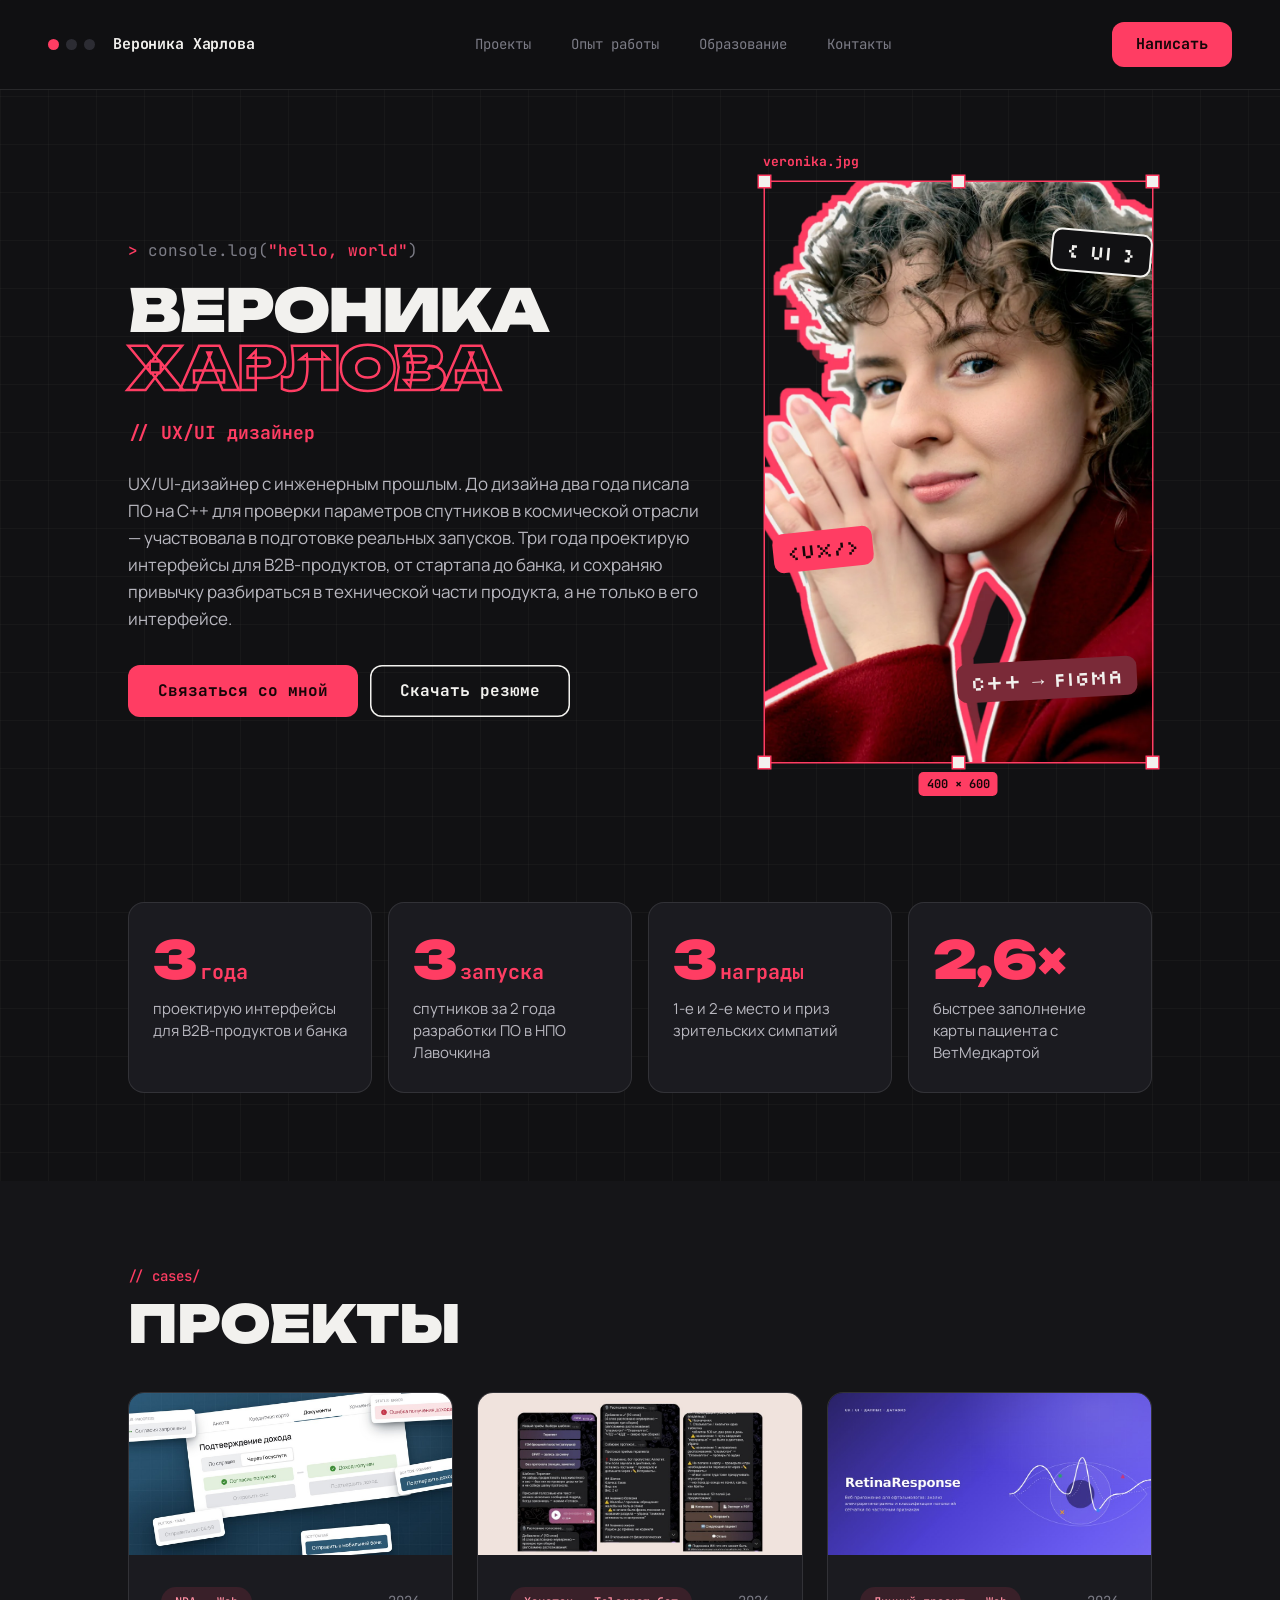
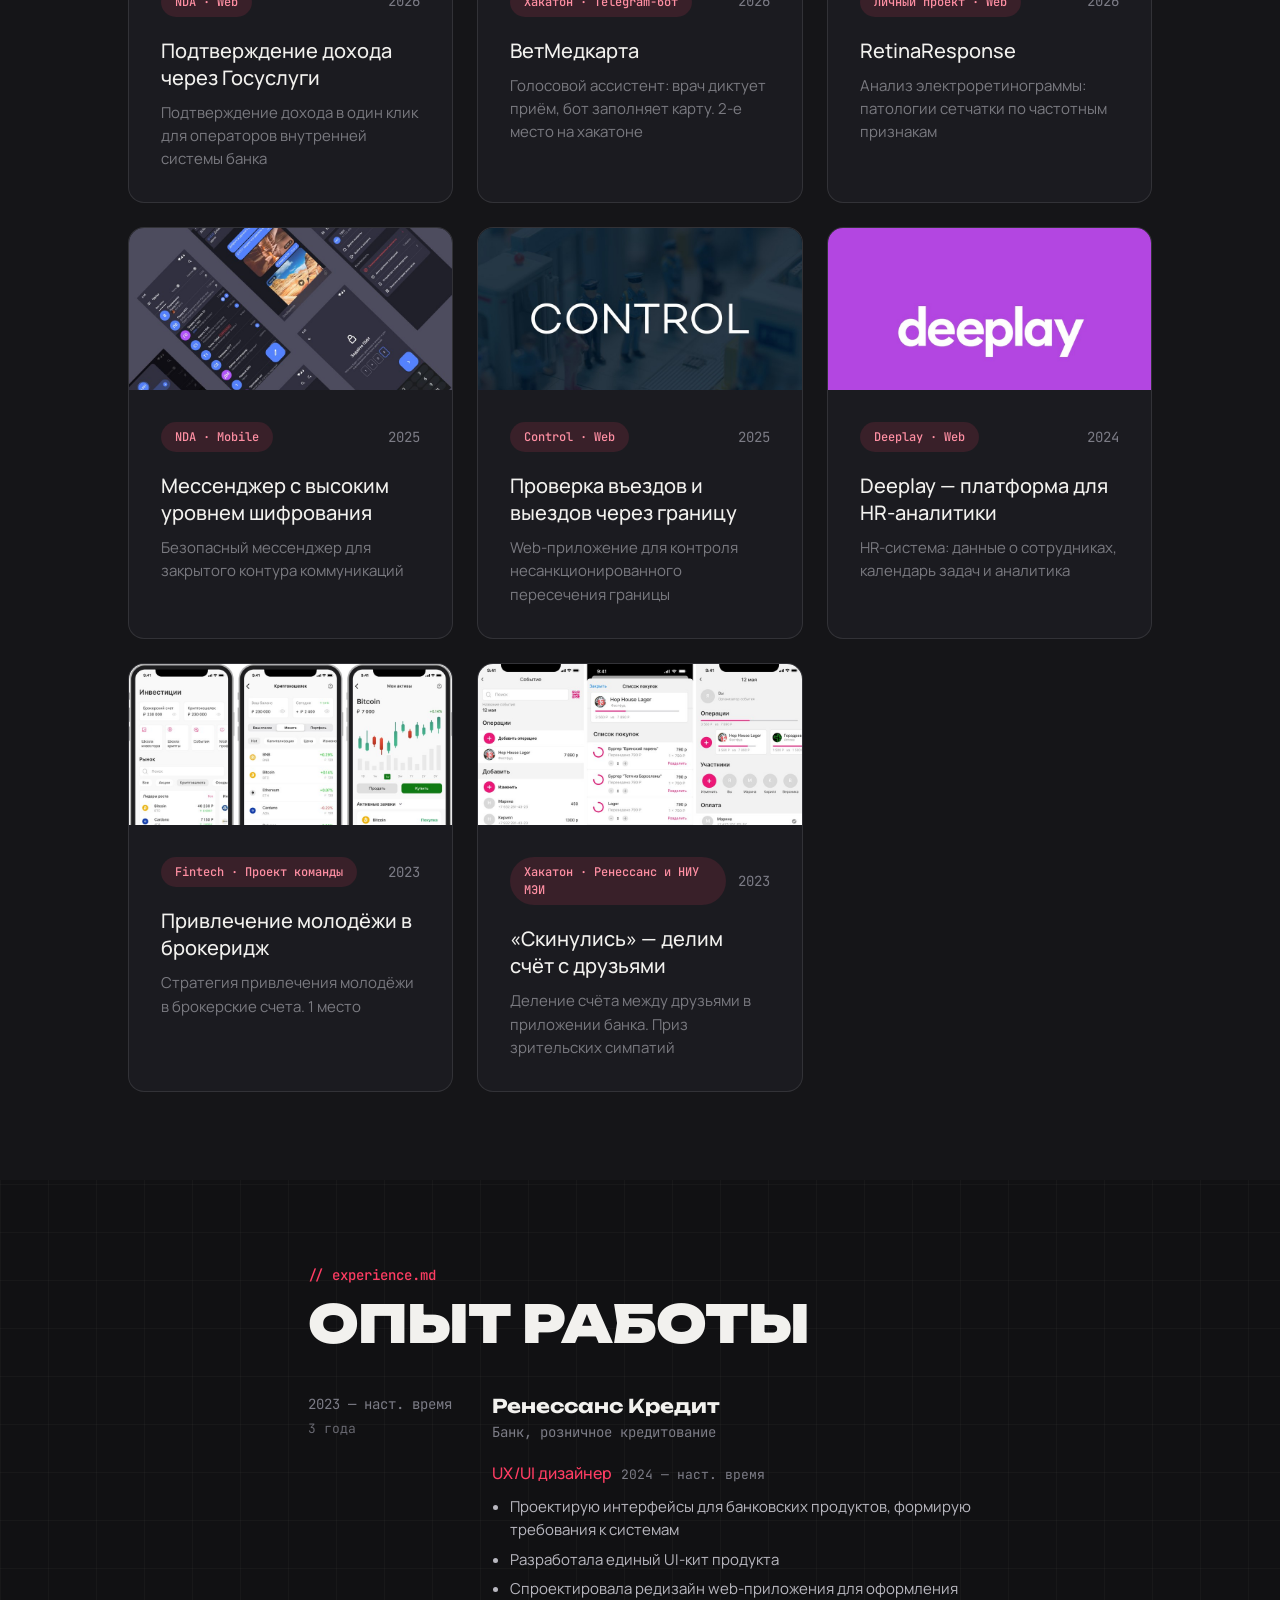
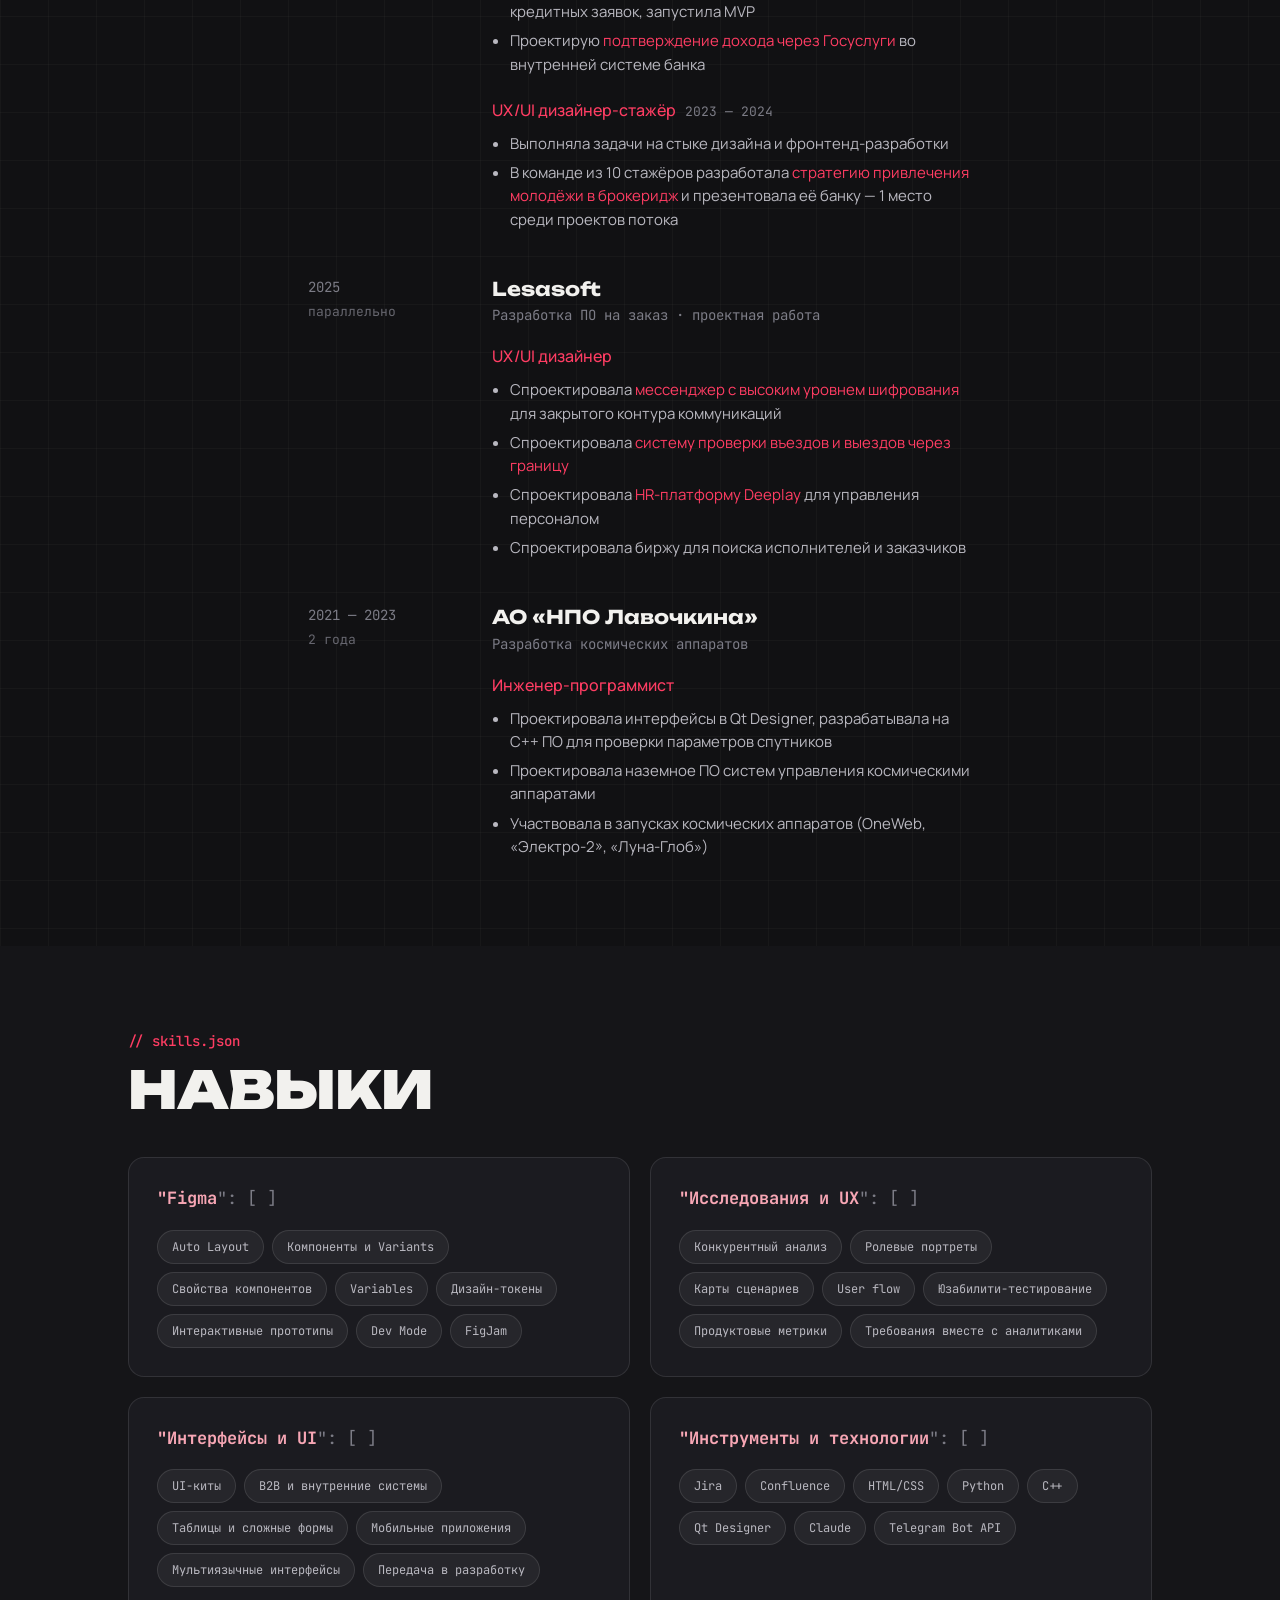
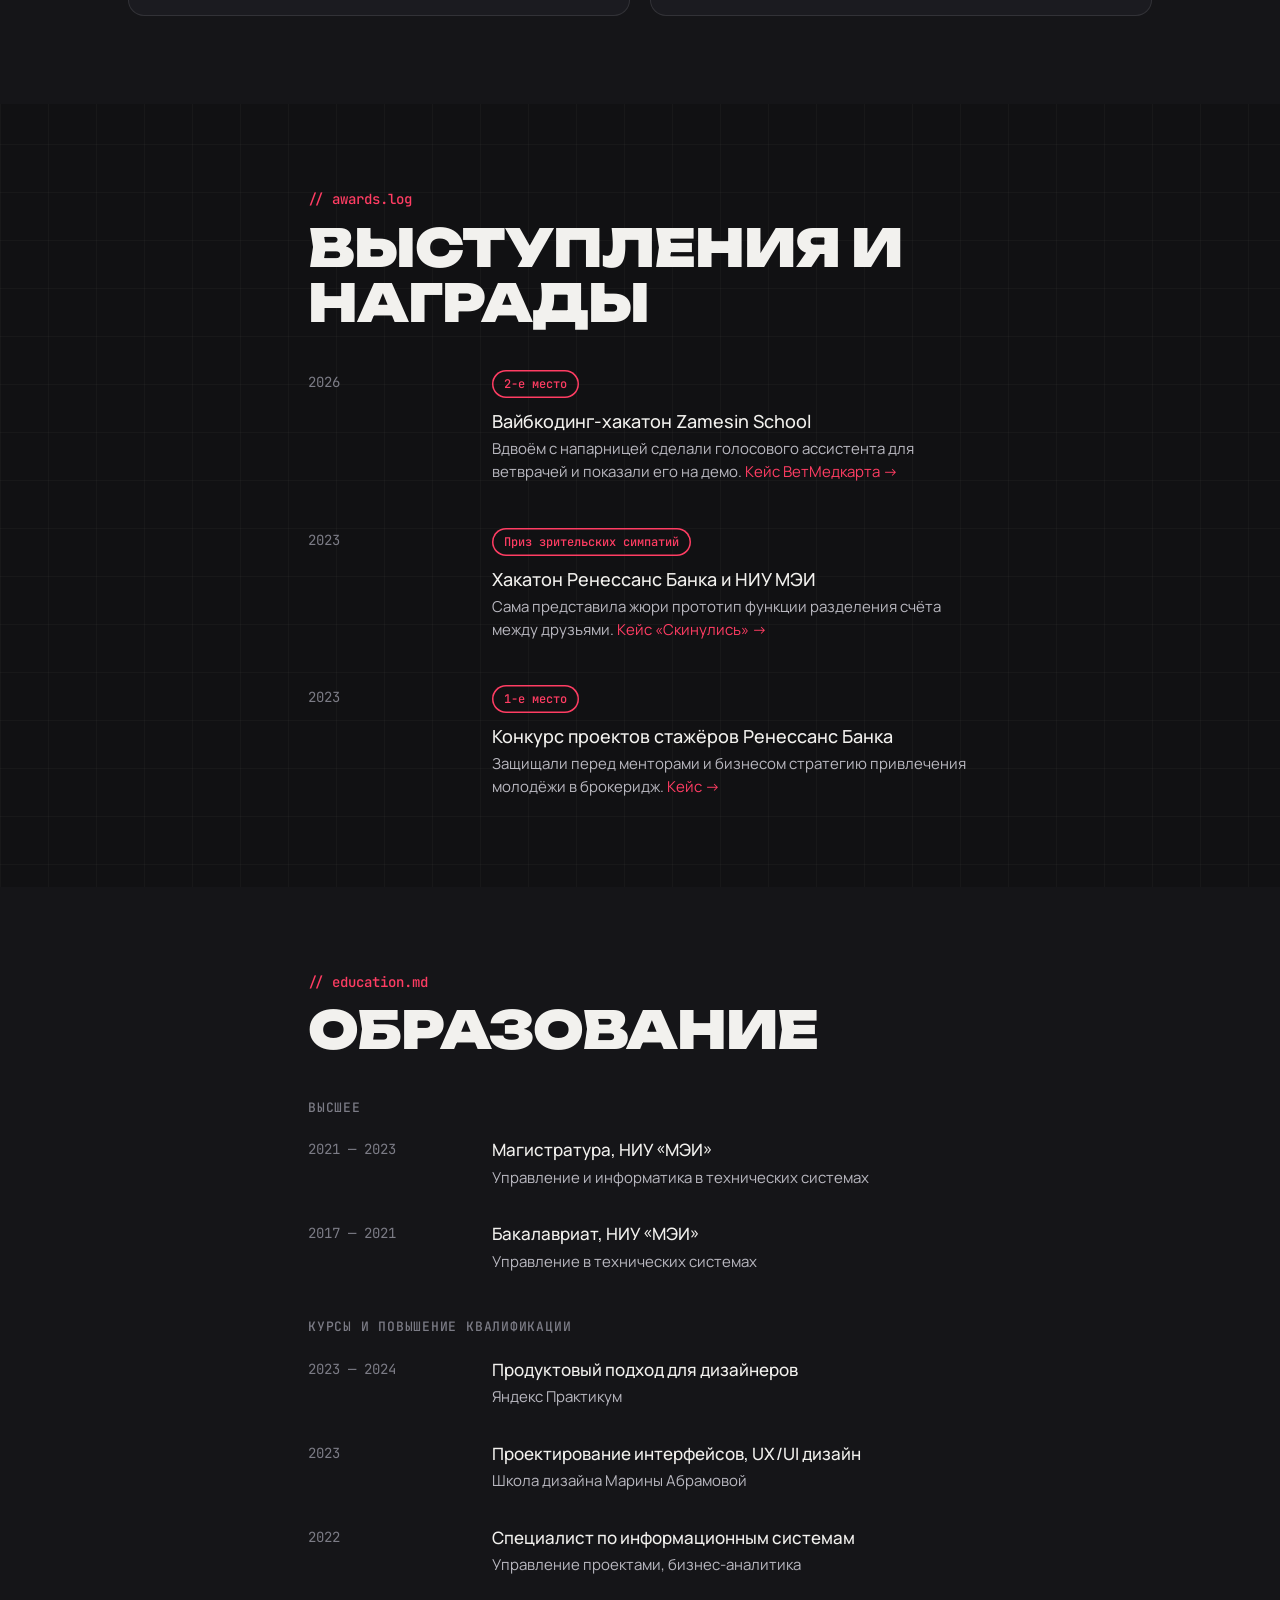
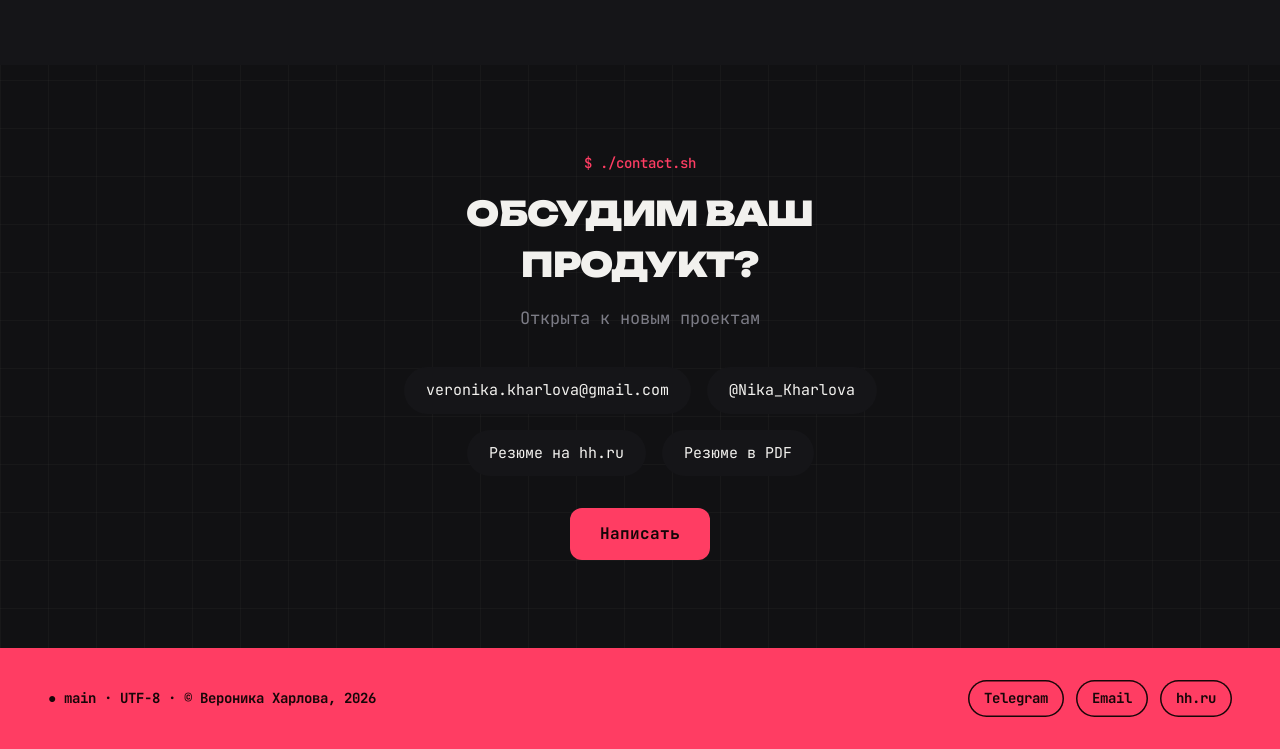
<file: index.html>
<!DOCTYPE html>
<html lang="ru">
<head>
<meta charset="UTF-8">
<meta name="viewport" content="width=device-width, initial-scale=1.0">
<title>Вероника Харлова — UX/UI дизайнер</title>
<meta name="description" content="Портфолио Вероники Харловой, UX/UI дизайнера. Проекты, опыт работы и образование.">

<meta property="og:type" content="website">
<meta property="og:locale" content="ru_RU">
<meta property="og:title" content="Вероника Харлова — UX/UI дизайнер">
<meta property="og:description" content="Портфолио Вероники Харловой, UX/UI дизайнера. Проекты, опыт работы и образование.">
<meta property="og:url" content="https://veronikakharlova.github.io/portfolio-site/">
<meta property="og:image" content="https://veronikakharlova.github.io/portfolio-site/assets/og-image.jpg">
<meta property="og:image:width" content="1200">
<meta property="og:image:height" content="630">

<meta name="twitter:card" content="summary_large_image">
<meta name="twitter:title" content="Вероника Харлова — UX/UI дизайнер">
<meta name="twitter:description" content="Портфолио Вероники Харловой, UX/UI дизайнера. Проекты, опыт работы и образование.">
<meta name="twitter:image" content="https://veronikakharlova.github.io/portfolio-site/assets/og-image.jpg">

<link rel="preconnect" href="https://fonts.googleapis.com">
<link rel="preconnect" href="https://fonts.gstatic.com" crossorigin>
<link href="https://fonts.googleapis.com/css2?family=Manrope:wght@400;500;600;700&display=swap" rel="stylesheet">

<style>
  :root {
    --color-bg: #F6F6F7;
    --color-bg-alt: #EDEDF0;
    --color-text: #1C1C1F;
    --color-text-muted: #4A4A50;
    --color-text-faint: #929298;
    --color-accent: #7A2A38;
    --color-accent-bg: #EEEEF1;
    --color-accent-text: #3E3E44;
    --color-on-accent: #FFFFFF;
    --color-btn: #1C1C1F;
    --radius-pill: 999px;
    --radius-card: 18px;
    --max-width: 1120px;
  }

  * { box-sizing: border-box; }

  html, body {
    margin: 0;
    padding: 0;
  }

  body {
    font-family: 'Manrope', -apple-system, BlinkMacSystemFont, sans-serif;
    background: var(--color-bg);
    color: var(--color-text);
    line-height: 1.5;
  }

  ::selection {
    background: rgba(122, 42, 56, 0.16);
  }

  a {
    color: inherit;
  }

  ul {
    list-style: none;
  }

  img {
    max-width: 100%;
    display: block;
  }

  .container {
    max-width: var(--max-width);
    margin: 0 auto;
    padding-left: 48px;
    padding-right: 48px;
  }

  /* ---------- HEADER ---------- */

  .site-header {
    position: sticky;
    top: 0;
    z-index: 50;
    display: flex;
    align-items: center;
    justify-content: space-between;
    padding: 22px 48px;
    background: rgba(250, 250, 250, 0.85);
    backdrop-filter: blur(10px);
  }

  .site-header__name {
    font-size: 19px;
    font-weight: 500;
    letter-spacing: -0.01em;
    text-decoration: none;
  }

  .site-nav {
    display: flex;
    align-items: center;
    gap: 8px;
    flex-wrap: wrap;
  }

  .site-nav__link {
    text-decoration: none;
    color: var(--color-text-muted);
    font-size: 15px;
    padding: 9px 16px;
    border-radius: var(--radius-pill);
    transition: background 0.15s ease;
  }

  .site-nav__link:hover {
    background: #F0F0F1;
  }

  .btn {
    text-decoration: none;
    display: inline-block;
    background: var(--color-btn);
    color: var(--color-on-accent);
    font-size: 15px;
    font-weight: 500;
    padding: 11px 24px;
    border-radius: var(--radius-pill);
    white-space: nowrap;
    border: none;
    cursor: pointer;
    transition: opacity 0.15s ease;
  }

  .btn:hover {
    opacity: 0.9;
  }

  .btn--ghost {
    background: transparent;
    color: var(--color-btn);
    box-shadow: inset 0 0 0 1.5px var(--color-btn);
  }

  .btn--ghost:hover {
    opacity: 1;
    background: var(--color-accent-bg);
  }

  .hero__actions {
    display: flex;
    flex-wrap: wrap;
    gap: 12px;
  }

  .btn--large {
    font-size: 16px;
    padding: 14px 30px;
  }

  /* ---------- HERO ---------- */

  .hero {
    display: flex;
    align-items: center;
    gap: 64px;
    flex-wrap: wrap;
    padding-top: 64px;
    padding-bottom: 100px;
  }

  .hero__portrait-wrap {
    flex: 1 1 380px;
    min-width: 280px;
    display: flex;
    justify-content: center;
  }

  .hero__portrait {
    width: 280px;
    height: 280px;
    border-radius: 50%;
    overflow: hidden;
    box-shadow: 0 20px 50px -20px rgba(28, 28, 31, 0.22);
  }

  .hero__portrait img {
    width: 100%;
    height: 100%;
    object-fit: cover;
    object-position: 50% 20%;
    border-radius: 50%;
  }

  .hero__content {
    flex: 2 1 420px;
    min-width: 300px;
    max-width: 640px;
  }

  .hero__title {
    font-size: 44px;
    font-weight: 500;
    line-height: 1.15;
    margin: 0 0 8px;
    letter-spacing: -0.02em;
  }

  .hero__role {
    font-size: 20px;
    color: var(--color-accent);
    font-weight: 500;
    margin-bottom: 24px;
  }

  .hero__bio {
    font-size: 17px;
    line-height: 1.6;
    color: var(--color-text-muted);
    margin: 0 0 32px;
    max-width: 600px;
  }

  /* ---------- SECTION HEADINGS ---------- */

  section {
    padding: 88px 0;
  }

  section.bg-alt {
    background: var(--color-bg-alt);
  }

  .section-title {
    font-size: 30px;
    font-weight: 500;
    margin: 0 0 40px;
    letter-spacing: -0.01em;
  }

  /* ---------- PROJECTS ---------- */

  .project-grid {
    display: grid;
    grid-template-columns: repeat(auto-fit, minmax(300px, 1fr));
    gap: 24px;
  }

  .project-card {
    background: #FFFFFF;
    border-radius: var(--radius-card);
    overflow: hidden;
    cursor: pointer;
    transition: box-shadow 0.2s, transform 0.2s;
    text-decoration: none;
    color: inherit;
    display: flex;
    flex-direction: column;
  }

  .project-card:hover {
    box-shadow: 0 16px 40px -18px rgba(28, 28, 30, 0.18);
    transform: translateY(-2px);
  }

  .project-card__cover {
    width: 100%;
    aspect-ratio: 2 / 1;
    background: var(--color-bg-alt);
    overflow: hidden;
  }

  .project-card__cover.has-image {
    background: #FFFFFF;
  }

  .project-card__cover img {
    width: 100%;
    height: 100%;
    object-fit: cover;
    object-position: top;
    border-radius: 0;
  }

  .project-card__body {
    padding: 32px;
    display: flex;
    flex-direction: column;
    flex: 1;
  }

  .project-card__meta {
    display: flex;
    align-items: center;
    justify-content: space-between;
    gap: 12px;
    margin-bottom: 20px;
  }

  .project-card__tag {
    display: inline-block;
    background: var(--color-accent-bg);
    color: var(--color-accent-text);
    font-size: 13px;
    font-weight: 500;
    padding: 6px 14px;
    border-radius: var(--radius-pill);
  }

  .project-card__year {
    font-size: 14px;
    color: var(--color-text-faint);
  }

  .project-card__title {
    font-size: 20px;
    font-weight: 500;
    margin: 0 0 10px;
    line-height: 1.35;
    display: -webkit-box;
    -webkit-box-orient: vertical;
    -webkit-line-clamp: 2;
    overflow: hidden;
  }

  .project-card__desc {
    font-size: 15px;
    line-height: 1.55;
    color: #7A7A80;
    margin: 0;
    display: -webkit-box;
    -webkit-box-orient: vertical;
    -webkit-line-clamp: 3;
    overflow: hidden;
  }

  /* ---------- EXPERIENCE / EDUCATION (timeline rows) ---------- */

  .content-narrow {
    max-width: 760px;
    margin: 0 auto;
  }

  .timeline {
    display: flex;
    flex-direction: column;
    gap: 44px;
  }

  .timeline-row {
    display: grid;
    grid-template-columns: 160px 1fr;
    gap: 24px;
  }

  .timeline-row__period {
    font-size: 14px;
    color: var(--color-text-faint);
    padding-top: 2px;
  }

  .timeline-row__duration {
    display: block;
    margin-top: 4px;
    font-size: 13px;
    color: var(--color-text-faint);
    opacity: 0.8;
  }

  .timeline-row__org {
    font-size: 20px;
    font-weight: 500;
    letter-spacing: -0.01em;
  }

  .timeline-row__about {
    font-size: 14px;
    color: var(--color-text-faint);
    margin: 2px 0 18px;
  }

  .timeline-row__step + .timeline-row__step {
    margin-top: 22px;
  }

  .timeline-row__step .timeline-row__role {
    font-size: 16px;
    color: var(--color-accent);
    margin-bottom: 10px;
  }

  .timeline-row__when {
    font-size: 13px;
    font-weight: 400;
    color: var(--color-text-faint);
    margin-left: 6px;
  }

  .education-group {
    font-size: 13px;
    font-weight: 500;
    letter-spacing: 0.06em;
    text-transform: uppercase;
    color: var(--color-text-faint);
    margin: 0 0 20px;
  }

  .education-list + .education-group {
    margin-top: 44px;
  }

  .timeline-row__role {
    font-size: 18px;
    font-weight: 500;
    margin-bottom: 2px;
  }

  .timeline-row__company {
    font-size: 15px;
    color: var(--color-accent);
    font-weight: 500;
    margin-bottom: 12px;
  }

  .timeline-row__bullets {
    margin: 0;
    padding-left: 18px;
    display: flex;
    flex-direction: column;
    gap: 6px;
    list-style: disc;
  }

  .timeline-row__bullets li {
    font-size: 15px;
    line-height: 1.55;
    color: var(--color-text-muted);
  }

  .timeline-row__bullets a {
    color: var(--color-accent);
    text-decoration: none;
  }

  .timeline-row__bullets a:hover {
    text-decoration: underline;
  }

  .education-list {
    display: flex;
    flex-direction: column;
    gap: 32px;
  }

  .education-row__school {
    font-size: 17px;
    font-weight: 500;
    margin-bottom: 4px;
  }

  .education-row__detail {
    font-size: 15px;
    color: var(--color-text-muted);
    line-height: 1.5;
  }

  /* ---------- STATS ---------- */

  .stats {
    padding-top: 0;
    padding-bottom: 88px;
  }

  .stats__grid {
    display: grid;
    grid-template-columns: repeat(4, 1fr);
    gap: 16px;
  }

  .stat {
    background: #FFFFFF;
    border-radius: var(--radius-card);
    padding: 28px 24px;
    box-shadow: 0 1px 0 rgba(28, 28, 30, 0.04);
  }

  .stat__value {
    font-size: 52px;
    font-weight: 500;
    line-height: 1.1;
    letter-spacing: -0.02em;
    color: var(--color-accent);
    margin-bottom: 10px;
    white-space: nowrap;
  }

  .stat__value small {
    font-size: 20px;
    font-weight: 500;
    letter-spacing: -0.01em;
    margin-left: 4px;
  }

  .stat__label {
    font-size: 15px;
    line-height: 1.45;
    color: var(--color-text-muted);
  }

  /* ---------- SKILLS ---------- */

  .skills-grid {
    display: grid;
    grid-template-columns: repeat(2, 1fr);
    gap: 20px;
  }

  .skill-group {
    background: #FFFFFF;
    border-radius: var(--radius-card);
    padding: 28px;
  }

  .skill-group__title {
    font-size: 17px;
    font-weight: 500;
    margin: 0 0 18px;
  }

  .skill-tags {
    display: flex;
    flex-wrap: wrap;
    gap: 8px;
    margin: 0;
    padding: 0;
  }

  .skill-tags li {
    font-size: 14px;
    color: var(--color-text-muted);
    background: var(--color-bg-alt);
    padding: 7px 14px;
    border-radius: var(--radius-pill);
  }

  /* ---------- TALKS & AWARDS ---------- */

  .award-place {
    display: inline-block;
    background: var(--color-accent-bg);
    color: var(--color-accent-text);
    font-size: 13px;
    font-weight: 500;
    padding: 5px 12px;
    border-radius: var(--radius-pill);
    margin-bottom: 10px;
  }

  .award-desc {
    font-size: 15px;
    line-height: 1.55;
    color: var(--color-text-muted);
    margin: 0;
  }

  .award-desc a {
    color: var(--color-accent);
    text-decoration: none;
  }

  .award-desc a:hover {
    text-decoration: underline;
  }

  .timeline-row__note {
    color: var(--color-text-faint);
    font-weight: 400;
  }

  @media (max-width: 960px) {
    .stats__grid {
      grid-template-columns: repeat(2, 1fr);
    }

    .skills-grid {
      grid-template-columns: 1fr;
    }
  }

  /* ---------- CONTACT ---------- */

  .contact {
    text-align: center;
    max-width: 640px;
    margin: 0 auto;
  }

  .contact__title {
    font-size: 34px;
    font-weight: 500;
    margin: 0 0 16px;
    letter-spacing: -0.02em;
  }

  .contact__subtitle {
    font-size: 17px;
    color: #7A7A80;
    margin: 0 0 36px;
  }

  .contact__links {
    display: flex;
    justify-content: center;
    gap: 16px;
    flex-wrap: wrap;
    margin-bottom: 32px;
  }

  .contact__link {
    text-decoration: none;
    color: var(--color-text);
    font-size: 15px;
    background: var(--color-bg-alt);
    padding: 12px 22px;
    border-radius: var(--radius-pill);
    transition: background 0.15s ease;
  }

  .contact__link:hover {
    background: #ECEDEF;
  }

  /* ---------- FOOTER ---------- */

  .site-footer {
    padding: 32px 48px;
    background: var(--color-bg-alt);
    display: flex;
    align-items: center;
    justify-content: space-between;
    flex-wrap: wrap;
    gap: 12px;
  }

  .site-footer__copy {
    font-size: 14px;
    color: var(--color-text-faint);
  }

  .site-footer__links {
    display: flex;
    gap: 12px;
  }

  .site-footer__link {
    text-decoration: none;
    color: #7A7A80;
    font-size: 14px;
    background: #FFFFFF;
    padding: 8px 16px;
    border-radius: var(--radius-pill);
  }

  /* ---------- ACCESSIBILITY ---------- */

  a:focus-visible,
  button:focus-visible {
    outline: 2px solid var(--color-accent);
    outline-offset: 2px;
  }

  @media (prefers-reduced-motion: reduce) {
    * {
      transition: none !important;
    }
  }

  @media (max-width: 900px) {
    .site-header {
      display: grid;
      grid-template-columns: 1fr auto;
      align-items: center;
      row-gap: 10px;
      padding-top: 14px;
      padding-bottom: 10px;
    }

    .site-header__name {
      white-space: nowrap;
    }

    .site-header .btn {
      grid-column: 2;
      grid-row: 1;
    }

    .site-nav {
      grid-column: 1 / -1;
      grid-row: 2;
      flex-wrap: nowrap;
      gap: 4px;
      overflow-x: auto;
      scrollbar-width: none;
      margin: 0 -8px;
    }

    .site-nav::-webkit-scrollbar {
      display: none;
    }

    .site-nav__link {
      white-space: nowrap;
      padding: 7px 12px;
      font-size: 14px;
    }
  }

  @media (max-width: 640px) {
    .site-header__name {
      font-size: 17px;
    }

    .site-nav__long {
      display: none;
    }

    .timeline-row__duration {
      display: inline;
      margin: 0;
    }

    .timeline-row__duration::before {
      content: " · ";
    }

    .site-nav__link {
      padding: 7px 10px;
    }

    .site-header .btn {
      padding: 9px 18px;
      font-size: 14px;
    }
  }

  /* ---------- MOBILE ---------- */

  @media (max-width: 640px) {
    .container,
    .site-header,
    .site-footer {
      padding-left: 20px;
      padding-right: 20px;
    }

    .hero {
      padding-top: 40px;
      padding-bottom: 60px;
      gap: 32px;
    }

    .hero__title {
      font-size: 32px;
    }

    section {
      padding: 56px 0;
    }

    .stats {
      padding-bottom: 56px;
    }

    .stats__grid {
      gap: 12px;
    }

    .stat {
      padding: 20px 16px;
    }

    .stat__value {
      font-size: 38px;
    }

    .stat__value small {
      font-size: 16px;
    }

    .stat__label {
      font-size: 14px;
    }

    .timeline-row,
    .education-row {
      grid-template-columns: 1fr;
      gap: 6px;
    }
  }
</style>
<link rel="stylesheet" href="assets/theme-code.css">
<meta name="theme-color" content="#111113">
</head>
<body>

  <!-- HEADER -->
  <header class="site-header">
    <a href="#" class="site-header__name">Вероника Харлова</a>
    <nav class="site-nav" aria-label="Основная навигация">
      <a href="#projects" class="site-nav__link">Проекты</a>
      <a href="#experience" class="site-nav__link">Опыт<span class="site-nav__long"> работы</span></a>
      <a href="#education" class="site-nav__link">Образование</a>
      <a href="#contact" class="site-nav__link">Контакты</a>
    </nav>
    <a href="#contact" class="btn">Написать</a>
  </header>

  <!-- HERO -->
  <section class="hero container">
    <div class="hero__content">
      <div class="hero__hello" aria-hidden="true"><b>&gt;</b> console.log(<b>"hello, world"</b>)</div>
      <h1 class="hero__title"><span class="hero__first">Вероника</span><span class="hero__last">Харлова</span></h1>
      <p class="hero__role">// UX/UI дизайнер</p>
      <p class="hero__bio">
        UX/UI-дизайнер с инженерным прошлым. До дизайна два года писала ПО
        на C++ для проверки параметров спутников в космической отрасли —
        участвовала в подготовке реальных запусков. Три года проектирую
        интерфейсы для B2B-продуктов, от стартапа до банка, и сохраняю
        привычку разбираться в технической части продукта, а не только
        в его интерфейсе.
      </p>
      <div class="hero__actions">
        <a href="https://t.me/Nika_Kharlova" class="btn btn--large" target="_blank" rel="noopener">Связаться со мной</a>
        <a href="assets/resume-veronika-kharlova.pdf" class="btn btn--large btn--ghost" download>Скачать резюме</a>
      </div>
    </div>
    <div class="hero__portrait-wrap">
      <figure class="hero__sel">
        <img src="assets/portrait-cut.webp" alt="Портрет Вероники Харловой" width="900" height="1350">
        <span class="hero__sel-name" aria-hidden="true">veronika.jpg</span>
        <span class="hero__sel-size" aria-hidden="true">400 × 600</span>
        <i class="h-tl"></i><i class="h-tr"></i><i class="h-bl"></i><i class="h-br"></i><i class="h-tm"></i><i class="h-bm"></i>
      </figure>
      <span class="sticker sticker--hot" style="left:2%; top:58%;" aria-hidden="true">&lt;UX/&gt;</span>
      <span class="sticker sticker--line" style="right:0; top:12%;" aria-hidden="true">{ UI }</span>
      <span class="sticker sticker--wine" style="right:4%; bottom:16%;" aria-hidden="true">C++ → FIGMA</span>
    </div>
  </section>

  <!-- STATS -->
  <section class="stats" aria-label="Достижения в цифрах">
    <div class="container">
      <div class="stats__grid">
        <div class="stat">
          <div class="stat__value">3<small>года</small></div>
          <div class="stat__label">проектирую интерфейсы для B2B-продуктов и банка</div>
        </div>
        <div class="stat">
          <div class="stat__value">3<small>запуска</small></div>
          <div class="stat__label">спутников за 2 года разработки ПО в НПО Лавочкина</div>
        </div>
        <div class="stat">
          <div class="stat__value">3<small>награды</small></div>
          <div class="stat__label">1-е и 2-е место и приз зрительских симпатий</div>
        </div>
        <div class="stat">
          <div class="stat__value">2,6×</div>
          <div class="stat__label">быстрее заполнение карты пациента с ВетМедкартой</div>
        </div>
      </div>
    </div>
  </section>

  <!-- PROJECTS -->
  <section id="projects" class="bg-alt">
    <div class="container">
      <h2 class="section-title" data-file="cases/">Проекты</h2>
      <div class="project-grid">

        <a class="project-card" href="projects/income-confirmation.html">
          <div class="project-card__cover has-image">
            <img src="assets/cover-income.jpg" alt="Обложка проекта «Подтверждение дохода через Госуслуги»">
          </div>
          <div class="project-card__body">
            <div class="project-card__meta">
              <span class="project-card__tag">NDA · Web</span>
              <span class="project-card__year">2026</span>
            </div>
            <h3 class="project-card__title">Подтверждение дохода через Госуслуги</h3>
            <p class="project-card__desc">Подтверждение дохода в один клик для операторов внутренней системы банка</p>
          </div>
        </a>

        <a class="project-card" href="projects/vetmedkarta.html">
          <div class="project-card__cover has-image">
            <img src="assets/cover-vetmedkarta.jpg" alt="Обложка проекта ВетМедкарта">
          </div>
          <div class="project-card__body">
            <div class="project-card__meta">
              <span class="project-card__tag">Хакатон · Telegram-бот</span>
              <span class="project-card__year">2026</span>
            </div>
            <h3 class="project-card__title">ВетМедкарта</h3>
            <p class="project-card__desc">Голосовой ассистент: врач диктует приём, бот заполняет карту. 2-е место на хакатоне</p>
          </div>
        </a>

        <a class="project-card" href="projects/retina-response.html">
          <div class="project-card__cover has-image">
            <img src="assets/cover-retina-response.jpg" alt="Обложка проекта RetinaResponse">
          </div>
          <div class="project-card__body">
            <div class="project-card__meta">
              <span class="project-card__tag">Личный проект · Web</span>
              <span class="project-card__year">2026</span>
            </div>
            <h3 class="project-card__title">RetinaResponse</h3>
            <p class="project-card__desc">Анализ электроретинограммы: патологии сетчатки по частотным признакам</p>
          </div>
        </a>

        <a class="project-card" href="projects/messenger.html">
          <div class="project-card__cover has-image">
            <img src="assets/cover-messenger.jpg" alt="Обложка проекта «Мессенджер с высоким уровнем шифрования»">
          </div>
          <div class="project-card__body">
            <div class="project-card__meta">
              <span class="project-card__tag">NDA · Mobile</span>
              <span class="project-card__year">2025</span>
            </div>
            <h3 class="project-card__title">Мессенджер с высоким уровнем шифрования</h3>
            <p class="project-card__desc">Безопасный мессенджер для закрытого контура коммуникаций</p>
          </div>
        </a>

        <a class="project-card" href="projects/border-control.html">
          <div class="project-card__cover has-image">
            <img src="assets/cover-border-control.jpg" alt="Обложка проекта «Система проверки въездов и выездов через границу»">
          </div>
          <div class="project-card__body">
            <div class="project-card__meta">
              <span class="project-card__tag">Control · Web</span>
              <span class="project-card__year">2025</span>
            </div>
            <h3 class="project-card__title">Проверка въездов и выездов через границу</h3>
            <p class="project-card__desc">Web-приложение для контроля несанкционированного пересечения границы</p>
          </div>
        </a>
        <!-- Скрыто: Реферальная программа Яндекс Плюса

        <a class="project-card" href="projects/yandex-market.html">
          <div class="project-card__cover has-image">
            <img src="assets/cover-yandex.jpg" alt="Обложка проекта «Реферальная программа Яндекс Плюса»">
          </div>
          <div class="project-card__body">
            <div class="project-card__meta">
              <span class="project-card__tag">Яндекс Плюс · Mobile</span>
              <span class="project-card__year">2024</span>
            </div>
            <h3 class="project-card__title">Реферальная программа Яндекс Плюса</h3>
            <p class="project-card__desc">Редизайн лендинга и экранов реферальной программы — приглашение друзей за баллы</p>
          </div>
        </a>
        -->

        <a class="project-card" href="projects/deeplay.html">
          <div class="project-card__cover has-image">
            <img src="assets/cover-deeplay.jpg" alt="Обложка проекта Deeplay">
          </div>
          <div class="project-card__body">
            <div class="project-card__meta">
              <span class="project-card__tag">Deeplay · Web</span>
              <span class="project-card__year">2024</span>
            </div>
            <h3 class="project-card__title">Deeplay — платформа для HR-аналитики</h3>
            <p class="project-card__desc">HR-система: данные о сотрудниках, календарь задач и аналитика</p>
          </div>
        </a>

        <a class="project-card" href="projects/brokerage.html">
          <div class="project-card__cover has-image">
            <img src="assets/cover-brokerage.jpg" alt="Обложка проекта «Привлечение молодёжного сегмента в брокеридж»">
          </div>
          <div class="project-card__body">
            <div class="project-card__meta">
              <span class="project-card__tag">Fintech · Проект команды</span>
              <span class="project-card__year">2023</span>
            </div>
            <h3 class="project-card__title">Привлечение молодёжи в брокеридж</h3>
            <p class="project-card__desc">Стратегия привлечения молодёжи в брокерские счета. 1 место</p>
          </div>
        </a>

        <a class="project-card" href="projects/skinulis.html">
          <div class="project-card__cover has-image">
            <img src="assets/cover-skinulis.jpg" alt="Обложка проекта «Скинулись»">
          </div>
          <div class="project-card__body">
            <div class="project-card__meta">
              <span class="project-card__tag">Хакатон · Ренессанс и НИУ МЭИ</span>
              <span class="project-card__year">2023</span>
            </div>
            <h3 class="project-card__title">«Скинулись» — делим счёт с друзьями</h3>
            <p class="project-card__desc">Деление счёта между друзьями в приложении банка. Приз зрительских симпатий</p>
          </div>
        </a>

      </div>
    </div>
  </section>

  <!-- EXPERIENCE -->
  <section id="experience">
    <div class="container content-narrow">
      <h2 class="section-title" data-file="experience.md">Опыт работы</h2>
      <div class="timeline">

        <div class="timeline-row">
          <div class="timeline-row__period">2023 — наст. время<span class="timeline-row__duration">3 года</span></div>
          <div>
            <div class="timeline-row__org">Ренессанс Кредит</div>
            <div class="timeline-row__about">Банк, розничное кредитование</div>

            <div class="timeline-row__step">
              <div class="timeline-row__role">UX/UI дизайнер <span class="timeline-row__when">2024 — наст. время</span></div>
              <ul class="timeline-row__bullets">
                <li>Проектирую интерфейсы для банковских продуктов, формирую требования к системам</li>
                <li>Разработала единый UI-кит продукта</li>
                <li>Спроектировала редизайн web-приложения для оформления кредитных заявок, запустила MVP</li>
                <li>Проектирую <a href="projects/income-confirmation.html">подтверждение дохода через Госуслуги</a> во внутренней системе банка</li>
              </ul>
            </div>

            <div class="timeline-row__step">
              <div class="timeline-row__role">UX/UI дизайнер-стажёр <span class="timeline-row__when">2023 — 2024</span></div>
              <ul class="timeline-row__bullets">
                <li>Выполняла задачи на стыке дизайна и фронтенд-разработки</li>
                <li>В команде из 10 стажёров разработала <a href="projects/brokerage.html">стратегию привлечения молодёжи в брокеридж</a> и презентовала её банку — 1 место среди проектов потока</li>
              </ul>
            </div>
          </div>
        </div>

        <div class="timeline-row">
          <div class="timeline-row__period">2025<span class="timeline-row__duration">параллельно</span></div>
          <div>
            <div class="timeline-row__org">Lesasoft</div>
            <div class="timeline-row__about">Разработка ПО на заказ · проектная работа</div>
            <div class="timeline-row__step">
              <div class="timeline-row__role">UX/UI дизайнер</div>
              <ul class="timeline-row__bullets">
                <li>Спроектировала <a href="projects/messenger.html">мессенджер с высоким уровнем шифрования</a> для закрытого контура коммуникаций</li>
                <li>Спроектировала <a href="projects/border-control.html">систему проверки въездов и выездов через границу</a></li>
                <li>Спроектировала <a href="projects/deeplay.html">HR-платформу Deeplay</a> для управления персоналом</li>
                <li>Спроектировала биржу для поиска исполнителей и заказчиков</li>
              </ul>
            </div>
          </div>
        </div>

        <div class="timeline-row">
          <div class="timeline-row__period">2021 — 2023<span class="timeline-row__duration">2 года</span></div>
          <div>
            <div class="timeline-row__org">АО «НПО Лавочкина»</div>
            <div class="timeline-row__about">Разработка космических аппаратов</div>
            <div class="timeline-row__step">
              <div class="timeline-row__role">Инженер-программист</div>
              <ul class="timeline-row__bullets">
                <li>Проектировала интерфейсы в Qt Designer, разрабатывала на C++ ПО для проверки параметров спутников</li>
                <li>Проектировала наземное ПО систем управления космическими аппаратами</li>
                <li>Участвовала в запусках космических аппаратов (OneWeb, «Электро-2», «Луна-Глоб»)</li>
              </ul>
            </div>
          </div>
        </div>

      </div>
    </div>
  </section>

  <!-- SKILLS -->
  <section id="skills" class="bg-alt">
    <div class="container">
      <h2 class="section-title" data-file="skills.json">Навыки</h2>
      <div class="skills-grid">
        <div class="skill-group">
          <h3 class="skill-group__title">Figma</h3>
          <ul class="skill-tags">
            <li>Auto Layout</li>
            <li>Компоненты и Variants</li>
            <li>Свойства компонентов</li>
            <li>Variables</li>
            <li>Дизайн-токены</li>
            <li>Интерактивные прототипы</li>
            <li>Dev Mode</li>
            <li>FigJam</li>
          </ul>
        </div>
        <div class="skill-group">
          <h3 class="skill-group__title">Исследования и UX</h3>
          <ul class="skill-tags">
            <li>Конкурентный анализ</li>
            <li>Ролевые портреты</li>
            <li>Карты сценариев</li>
            <li>User flow</li>
            <li>Юзабилити-тестирование</li>
            <li>Продуктовые метрики</li>
            <li>Требования вместе с аналитиками</li>
          </ul>
        </div>
        <div class="skill-group">
          <h3 class="skill-group__title">Интерфейсы и UI</h3>
          <ul class="skill-tags">
            <li>UI-киты</li>
            <li>B2B и внутренние системы</li>
            <li>Таблицы и сложные формы</li>
            <li>Мобильные приложения</li>
            <li>Мультиязычные интерфейсы</li>
            <li>Передача в разработку</li>
          </ul>
        </div>
        <div class="skill-group">
          <h3 class="skill-group__title">Инструменты и технологии</h3>
          <ul class="skill-tags">
            <li>Jira</li>
            <li>Confluence</li>
            <li>HTML/CSS</li>
            <li>Python</li>
            <li>C++</li>
            <li>Qt Designer</li>
            <li>Claude</li>
            <li>Telegram Bot API</li>
          </ul>
        </div>
      </div>
    </div>
  </section>

  <!-- TALKS & AWARDS -->
  <section id="awards">
    <div class="container content-narrow">
      <h2 class="section-title" data-file="awards.log">Выступления и награды</h2>
      <div class="timeline">

        <div class="timeline-row">
          <div class="timeline-row__period">2026</div>
          <div>
            <span class="award-place">2-е место</span>
            <div class="timeline-row__role">Вайбкодинг-хакатон Zamesin School</div>
            <p class="award-desc">Вдвоём с напарницей сделали голосового ассистента для ветврачей и показали его на демо. <a href="projects/vetmedkarta.html">Кейс ВетМедкарта →</a></p>
          </div>
        </div>

        <div class="timeline-row">
          <div class="timeline-row__period">2023</div>
          <div>
            <span class="award-place">Приз зрительских симпатий</span>
            <div class="timeline-row__role">Хакатон Ренессанс Банка и НИУ МЭИ</div>
            <p class="award-desc">Сама представила жюри прототип функции разделения счёта между друзьями. <a href="projects/skinulis.html">Кейс «Скинулись» →</a></p>
          </div>
        </div>

        <div class="timeline-row">
          <div class="timeline-row__period">2023</div>
          <div>
            <span class="award-place">1-е место</span>
            <div class="timeline-row__role">Конкурс проектов стажёров Ренессанс Банка</div>
            <p class="award-desc">Защищали перед менторами и бизнесом стратегию привлечения молодёжи в брокеридж. <a href="projects/brokerage.html">Кейс →</a></p>
          </div>
        </div>

      </div>
    </div>
  </section>

  <!-- EDUCATION -->
  <section id="education" class="bg-alt">
    <div class="container content-narrow">
      <h2 class="section-title" data-file="education.md">Образование</h2>
      <h3 class="education-group">Высшее</h3>
      <div class="education-list">
        <div class="timeline-row education-row">
          <div class="timeline-row__period">2021 — 2023</div>
          <div>
            <div class="education-row__school">Магистратура, НИУ «МЭИ»</div>
            <div class="education-row__detail">Управление и информатика в технических системах</div>
          </div>
        </div>
        <div class="timeline-row education-row">
          <div class="timeline-row__period">2017 — 2021</div>
          <div>
            <div class="education-row__school">Бакалавриат, НИУ «МЭИ»</div>
            <div class="education-row__detail">Управление в технических системах</div>
          </div>
        </div>
      </div>

      <h3 class="education-group">Курсы и повышение квалификации</h3>
      <div class="education-list">
        <div class="timeline-row education-row">
          <div class="timeline-row__period">2023 — 2024</div>
          <div>
            <div class="education-row__school">Продуктовый подход для дизайнеров</div>
            <div class="education-row__detail">Яндекс Практикум</div>
          </div>
        </div>
        <div class="timeline-row education-row">
          <div class="timeline-row__period">2023</div>
          <div>
            <div class="education-row__school">Проектирование интерфейсов, UX/UI дизайн</div>
            <div class="education-row__detail">Школа дизайна Марины Абрамовой</div>
          </div>
        </div>
        <div class="timeline-row education-row">
          <div class="timeline-row__period">2022</div>
          <div>
            <div class="education-row__school">Специалист по информационным системам</div>
            <div class="education-row__detail">Управление проектами, бизнес-аналитика</div>
          </div>
        </div>
      </div>
    </div>
  </section>

  <!-- CONTACT -->
  <section id="contact">
    <div class="container contact">
      <h2 class="contact__title">Обсудим ваш продукт?</h2>
      <p class="contact__subtitle">Открыта к новым проектам</p>
      <div class="contact__links">
        <a href="mailto:veronika.kharlova@gmail.com" class="contact__link">veronika.kharlova@gmail.com</a>
        <a href="https://t.me/Nika_Kharlova" class="contact__link">@Nika_Kharlova</a>
        <a href="https://hh.ru/resume/f366a973ff0fe565b60039ed1f746d4f526a7a" class="contact__link" target="_blank" rel="noopener">Резюме на hh.ru</a>
        <a href="assets/resume-veronika-kharlova.pdf" class="contact__link" download>Резюме в PDF</a>
      </div>
      <a href="mailto:veronika.kharlova@gmail.com" class="btn btn--large">Написать</a>
    </div>
  </section>

  <!-- FOOTER -->
  <footer class="site-footer">
    <div class="site-footer__copy">© Вероника Харлова, <span id="year"></span></div>
    <div class="site-footer__links">
      <a href="https://t.me/Nika_Kharlova" class="site-footer__link">Telegram</a>
      <a href="mailto:veronika.kharlova@gmail.com" class="site-footer__link">Email</a>
      <a href="https://hh.ru/resume/f366a973ff0fe565b60039ed1f746d4f526a7a" class="site-footer__link" target="_blank" rel="noopener">hh.ru</a>
    </div>
  </footer>

  <script>
    document.getElementById('year').textContent = new Date().getFullYear();
  </script>

</body>
</html>
</file>
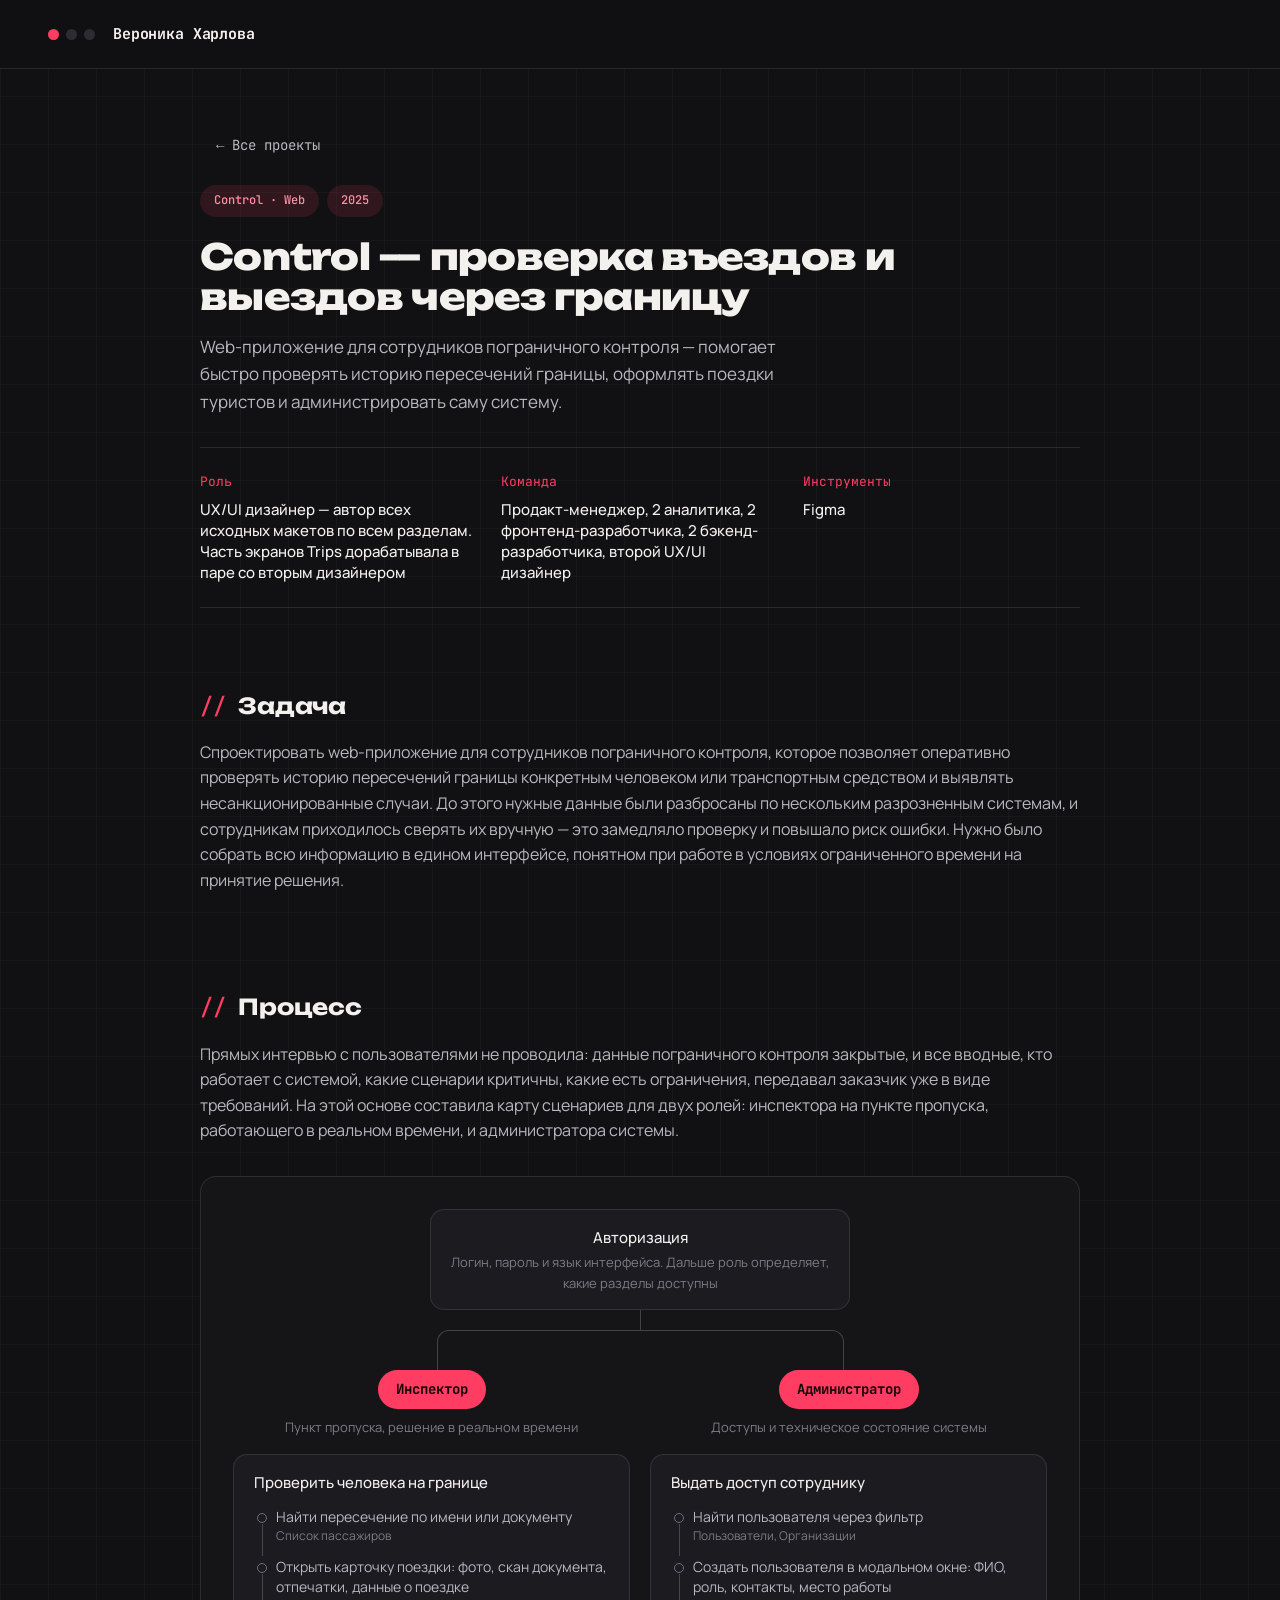
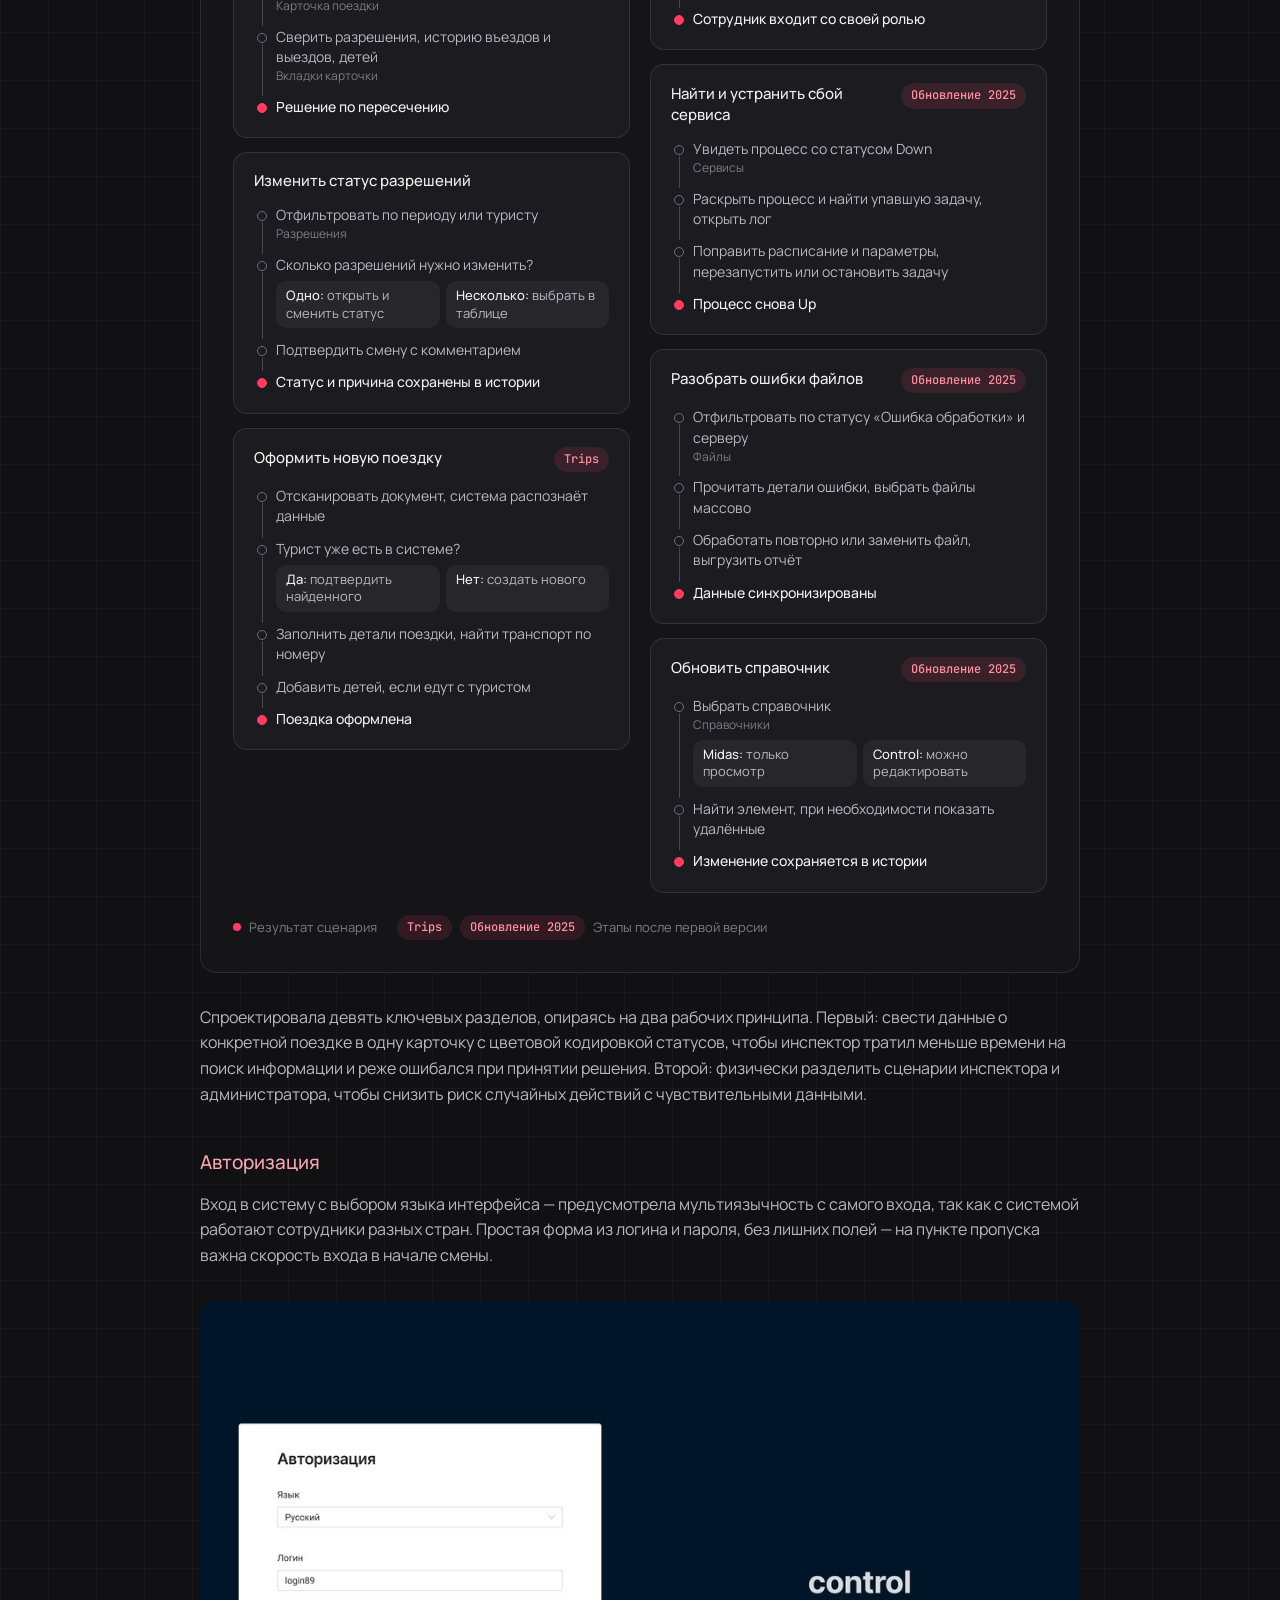
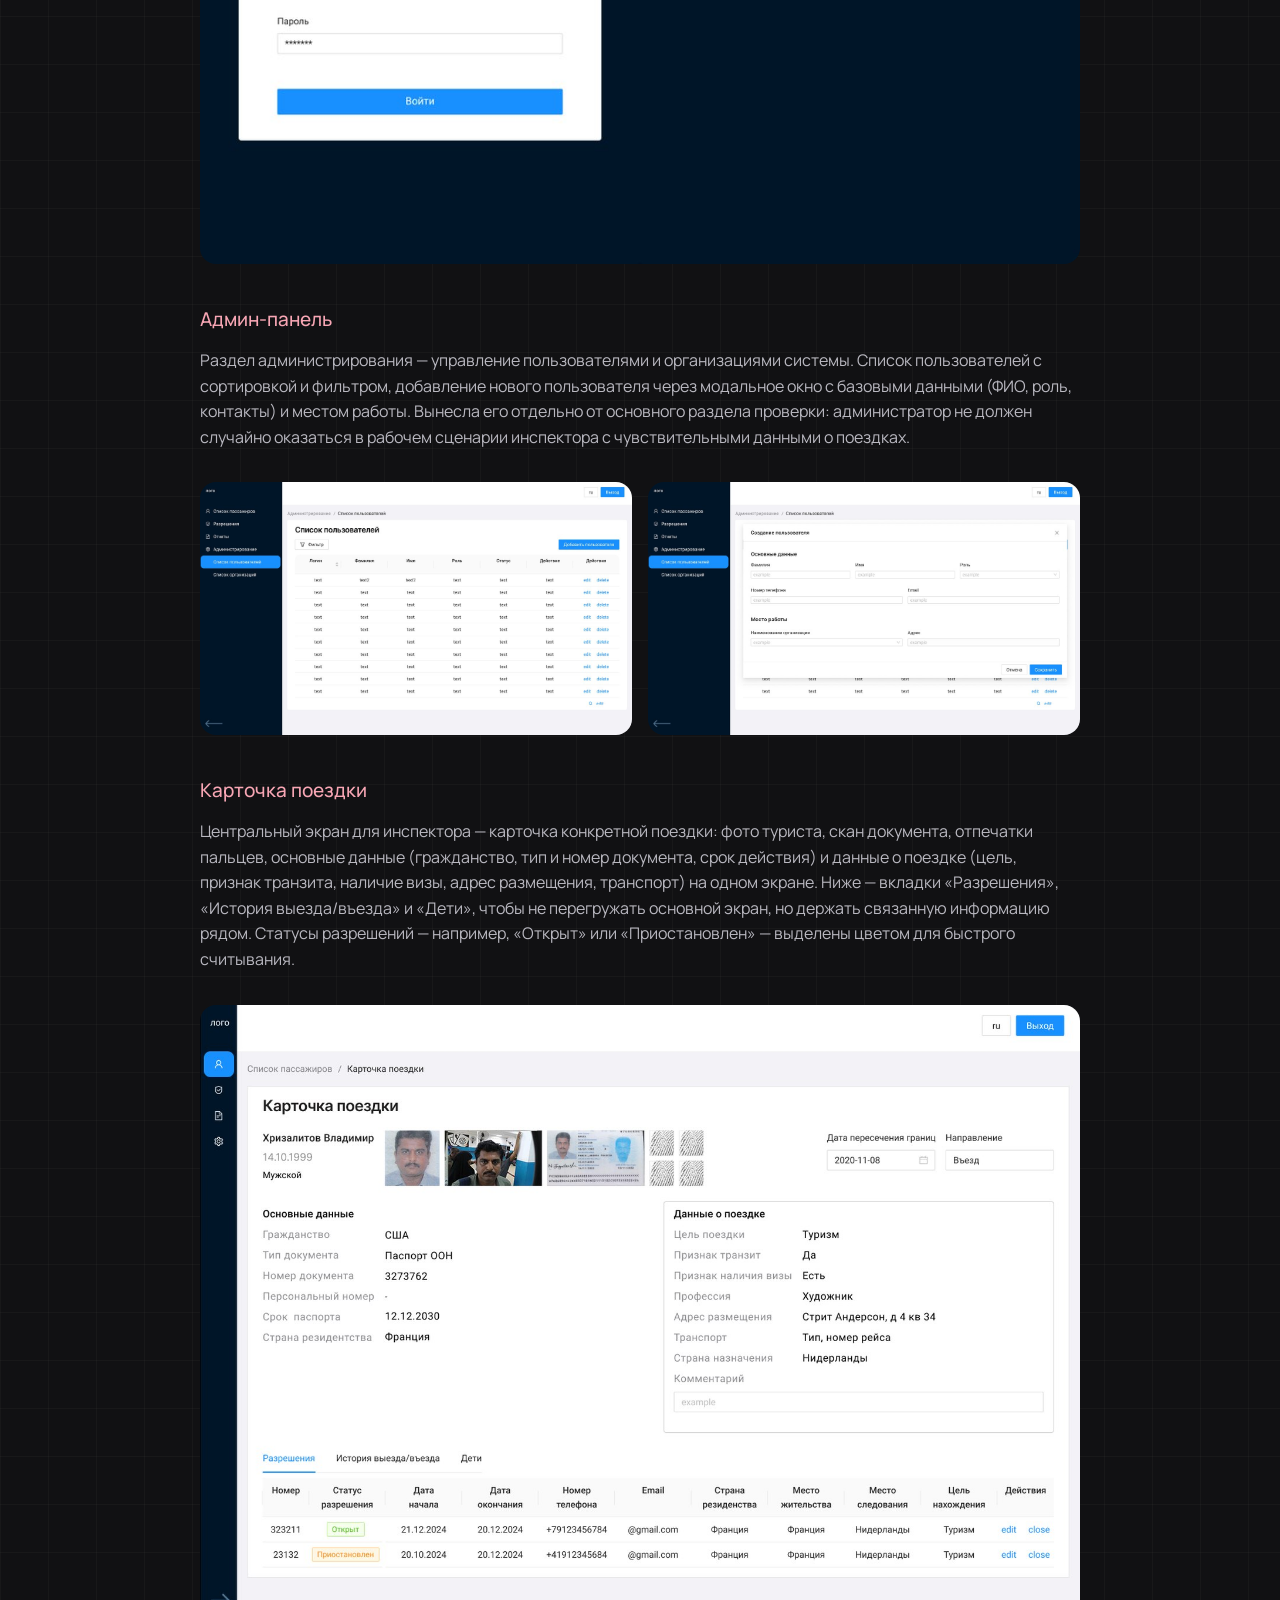
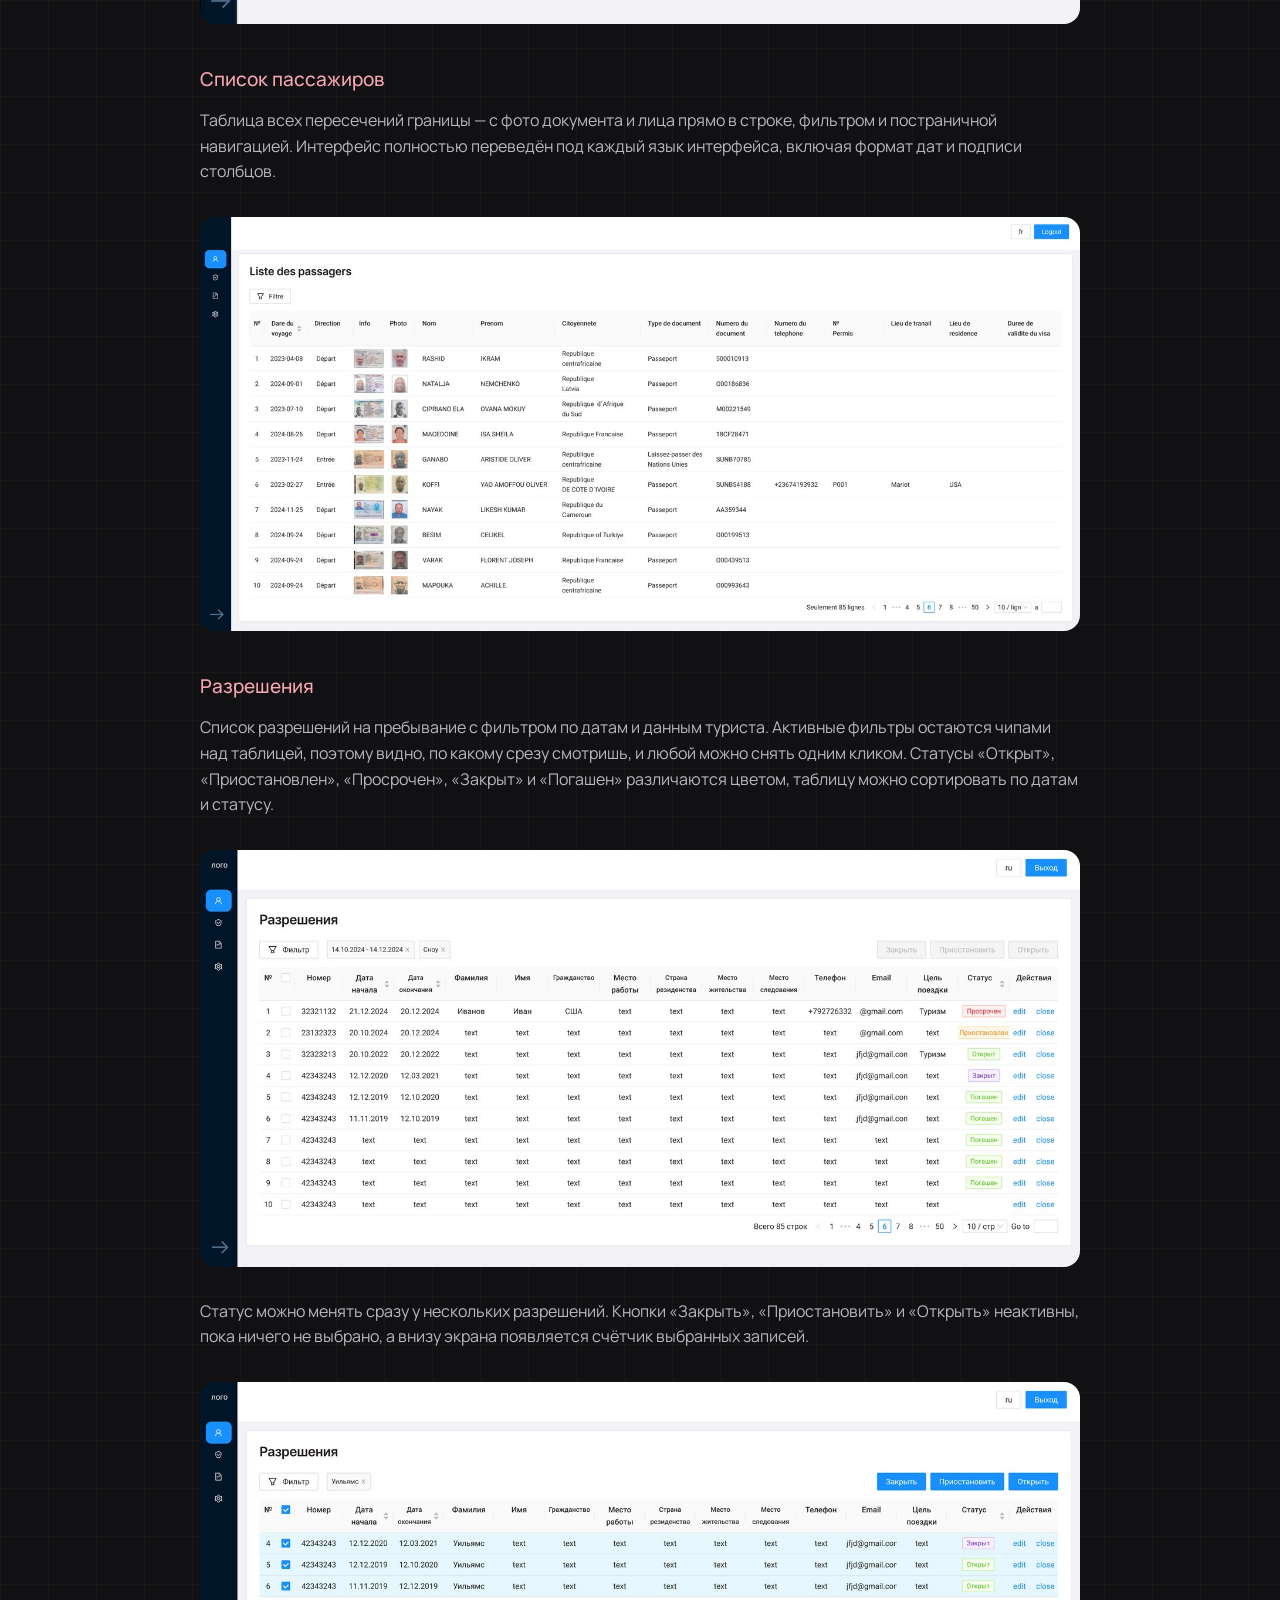
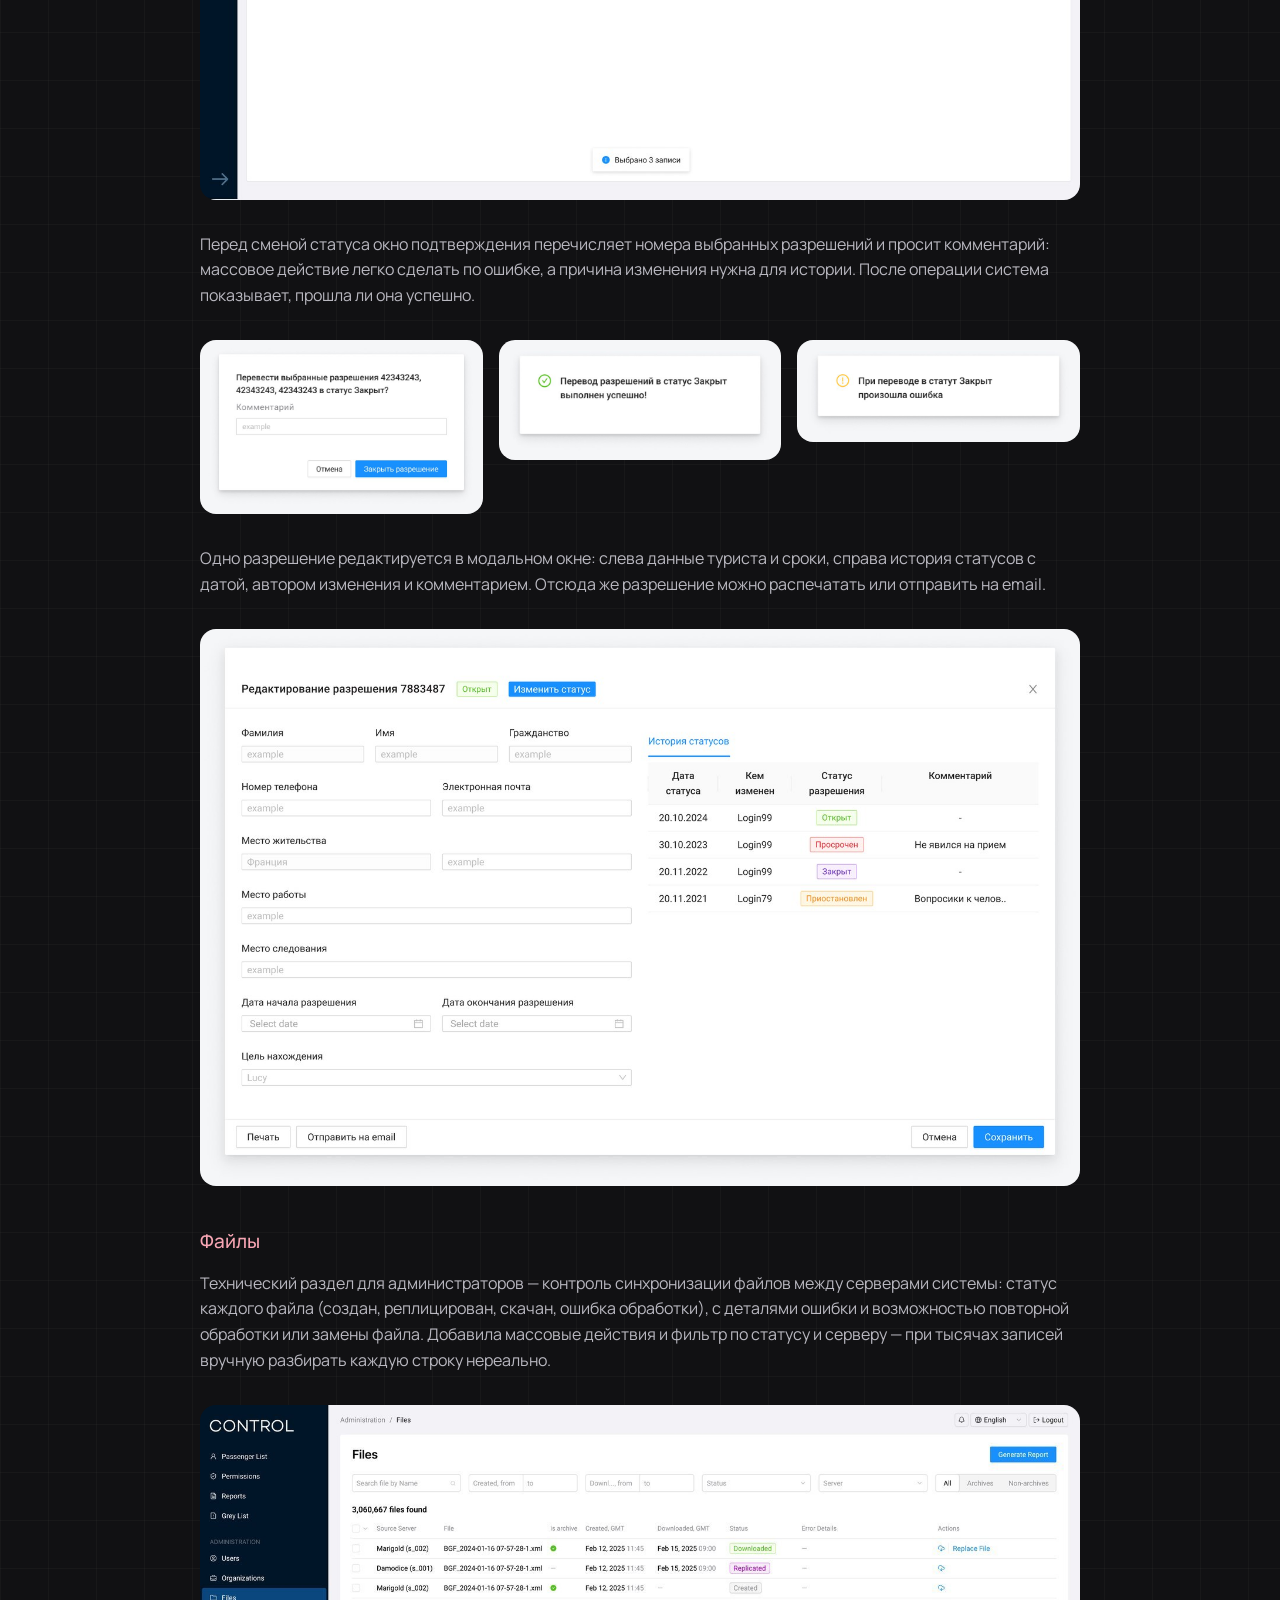
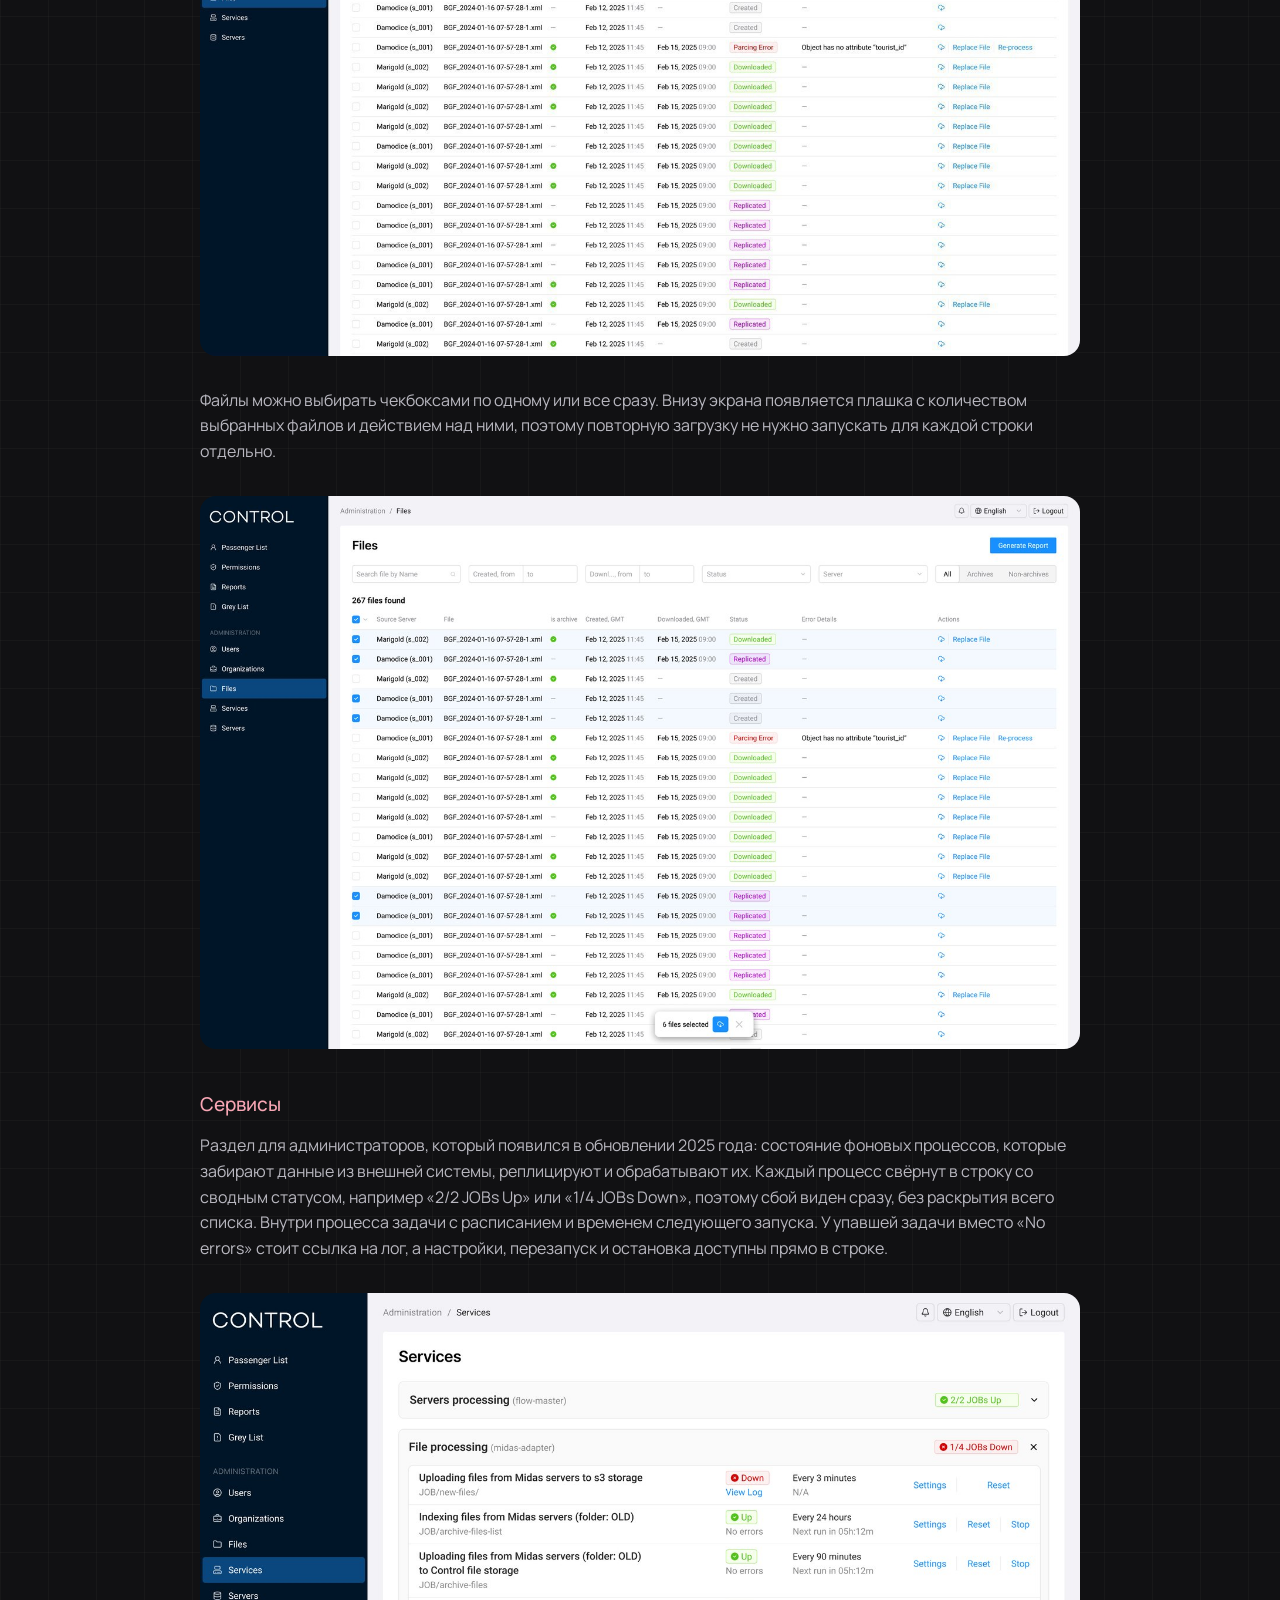
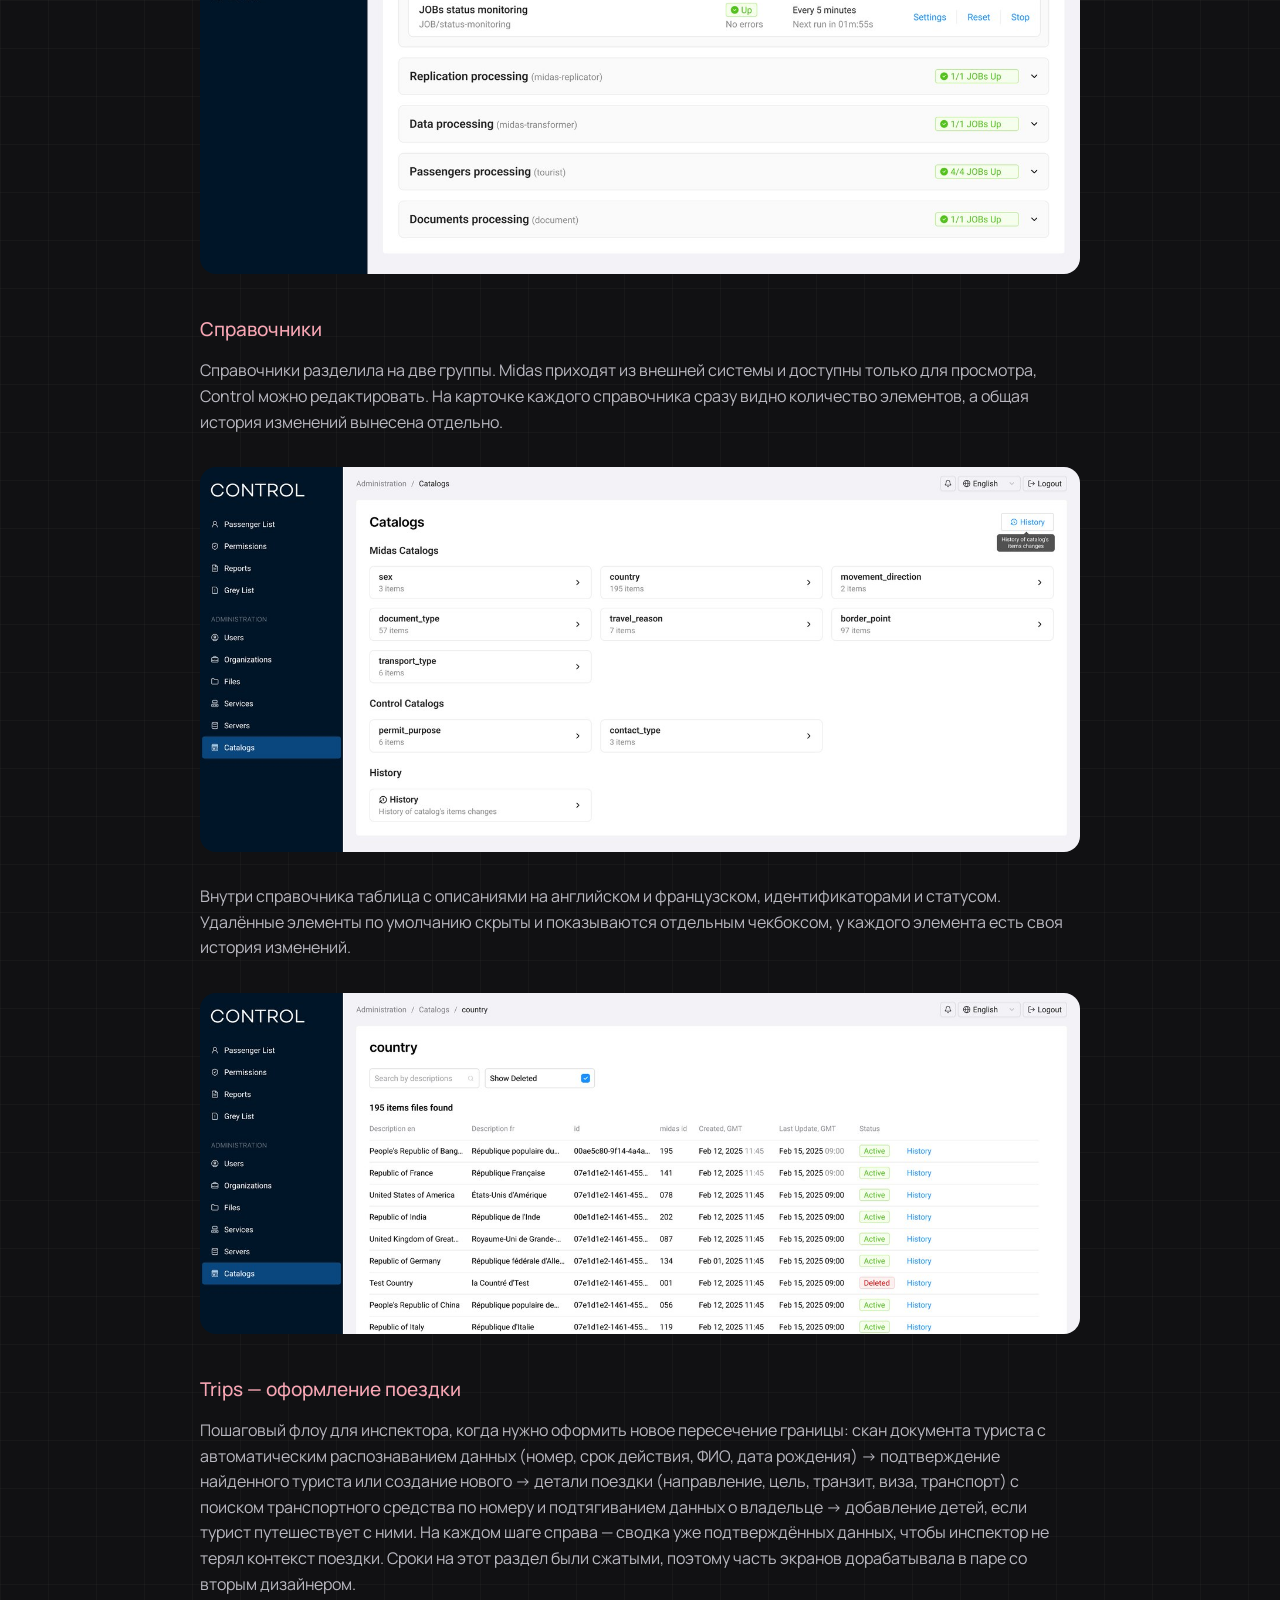
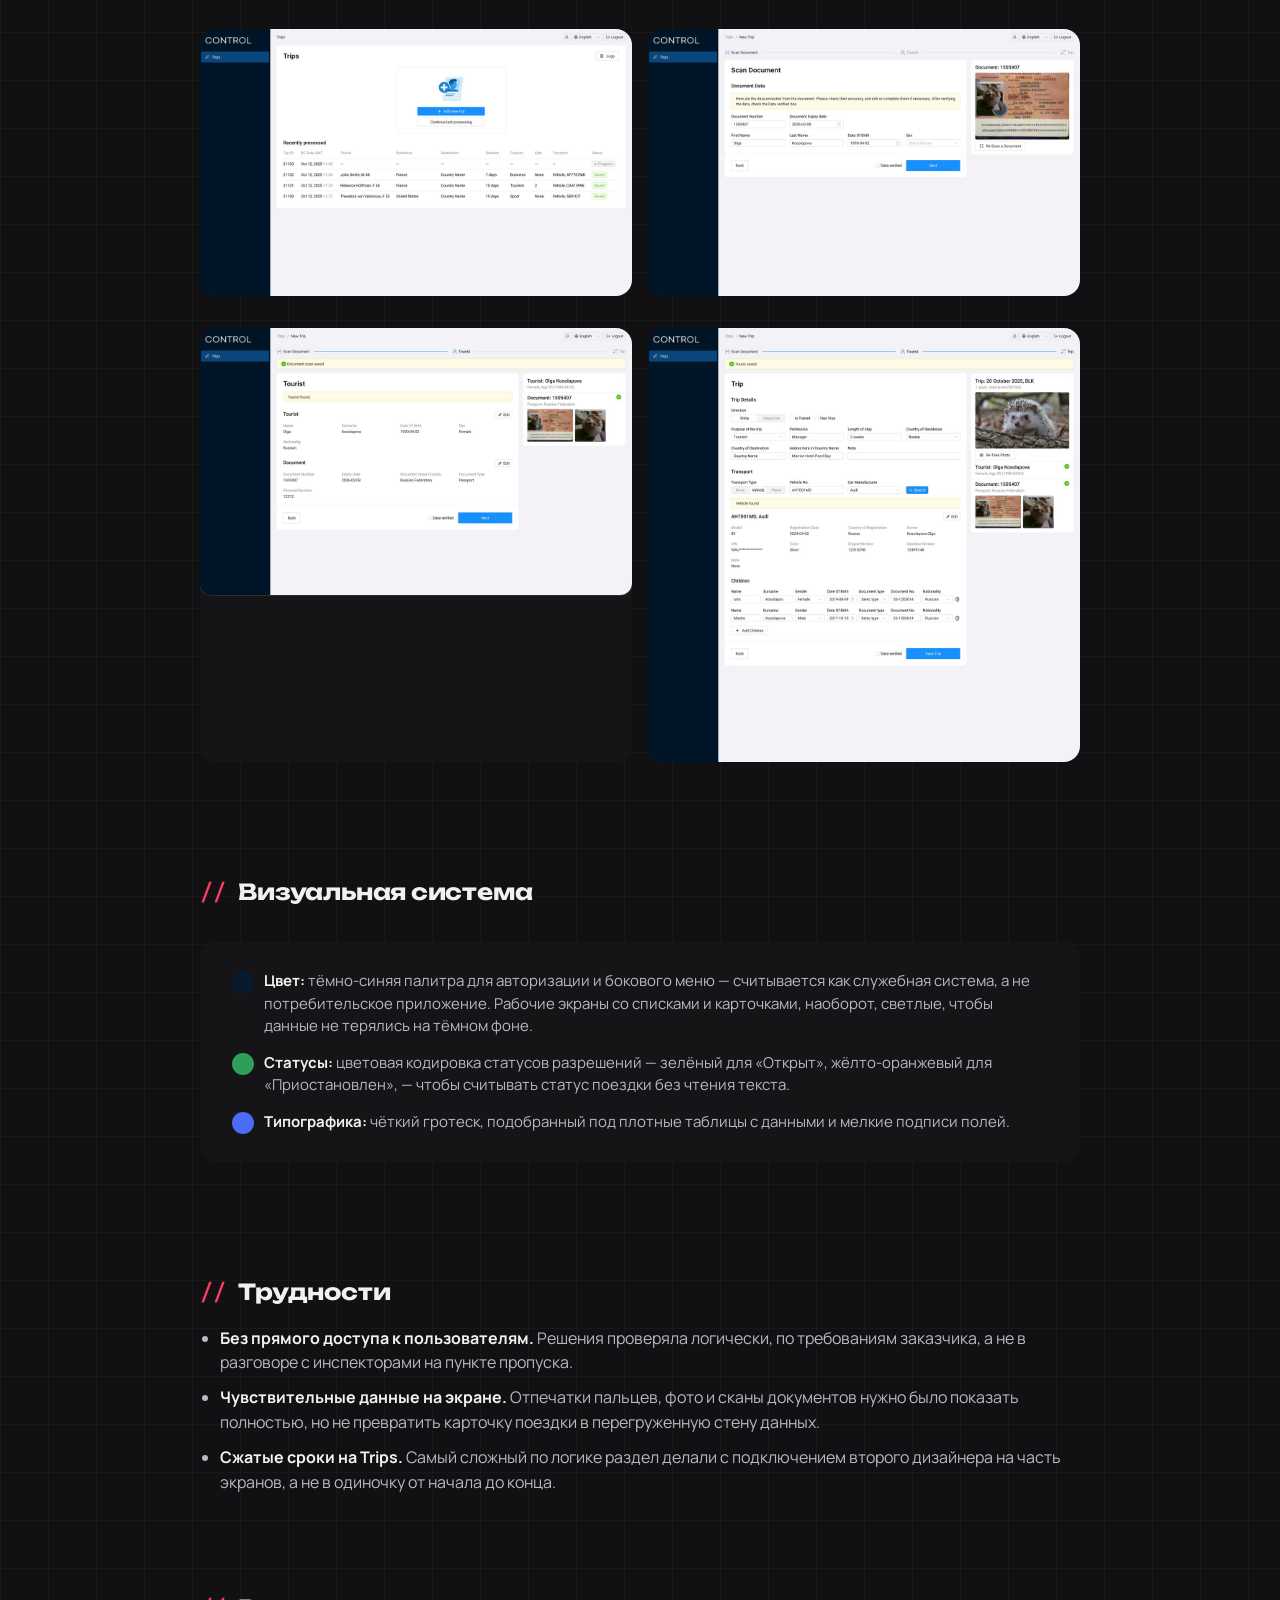
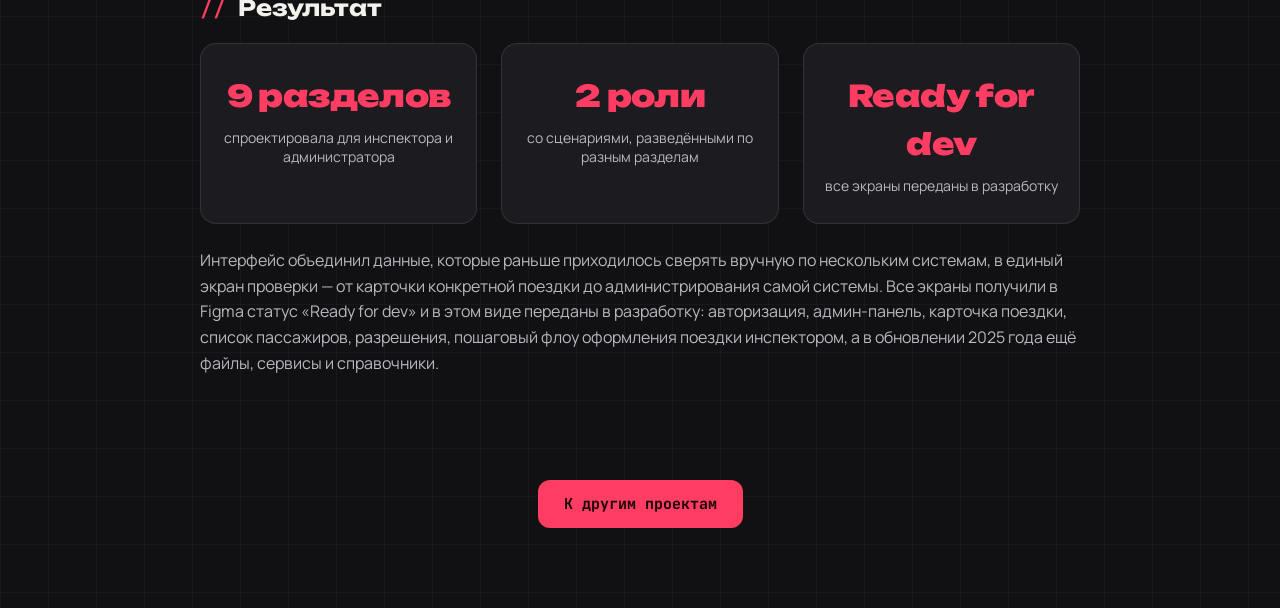
<file: projects/border-control.html>
<!DOCTYPE html>
<html lang="ru">
<head>
<meta charset="UTF-8">
<meta name="viewport" content="width=device-width, initial-scale=1.0">
<title>Control — проверка въездов и выездов через границу — Вероника Харлова</title>
<meta name="description" content="Кейс: web-приложение Control для пограничного контроля — авторизация, админ-панель, карточка поездки, список пассажиров, разрешения, оформление поездки, файлы, сервисы и справочники.">
<meta property="og:type" content="article">
<meta property="og:locale" content="ru_RU">
<meta property="og:site_name" content="Вероника Харлова — UX/UI дизайнер">
<meta property="og:title" content="Control — проверка въездов и выездов через границу — Вероника Харлова">
<meta property="og:description" content="Кейс: web-приложение Control для пограничного контроля — авторизация, админ-панель, карточка поездки, список пассажиров, разрешения, оформление поездки, файлы, сервисы и справочники.">
<meta property="og:url" content="https://veronikakharlova.github.io/portfolio-site/projects/border-control.html">
<meta property="og:image" content="https://veronikakharlova.github.io/portfolio-site/assets/cover-border-control.jpg">
<meta name="twitter:card" content="summary_large_image">

<link rel="preconnect" href="https://fonts.googleapis.com">
<link rel="preconnect" href="https://fonts.gstatic.com" crossorigin>
<link href="https://fonts.googleapis.com/css2?family=Manrope:wght@400;500;600;700&display=swap" rel="stylesheet">

<style>
  :root {
    --color-bg: #F6F6F7;
    --color-bg-alt: #EDEDF0;
    --color-text: #1C1C1F;
    --color-text-muted: #4A4A50;
    --color-text-faint: #929298;
    --color-accent: #7A2A38;
    --color-accent-bg: #EEEEF1;
    --color-accent-text: #3E3E44;
    --color-on-accent: #FFFFFF;
    --color-btn: #1C1C1F;
    --radius-pill: 999px;
    --radius-card: 18px;
    --max-width: 920px;
  }

  * { box-sizing: border-box; }

  html, body {
    margin: 0;
    padding: 0;
  }

  body {
    font-family: 'Manrope', -apple-system, BlinkMacSystemFont, sans-serif;
    background: var(--color-bg);
    color: var(--color-text);
    line-height: 1.6;
  }

  a { color: inherit; }
  img { max-width: 100%; display: block; border-radius: var(--radius-card); }

  .container {
    max-width: var(--max-width);
    margin: 0 auto;
    padding: 0 20px;
  }

  /* HEADER */
  .site-header {
    position: sticky;
    top: 0;
    z-index: 50;
    display: flex;
    align-items: center;
    justify-content: space-between;
    padding: 22px 48px;
    background: rgba(250, 250, 250, 0.85);
    backdrop-filter: blur(10px);
  }

  .site-header__name {
    font-size: 19px;
    font-weight: 500;
    letter-spacing: -0.01em;
    text-decoration: none;
  }

  .back-link {
    text-decoration: none;
    color: var(--color-text-muted);
    font-size: 15px;
    padding: 9px 16px;
    border-radius: var(--radius-pill);
    transition: background 0.15s ease;
  }

  .back-link:hover { background: #F0F0F1; }

  .case-hero__back {
    display: inline-block;
    margin-bottom: 20px;
  }

  /* CASE HERO */
  .case-hero {
    padding: 56px 0 40px;
  }

  .case-hero__meta {
    display: flex;
    gap: 8px;
    flex-wrap: wrap;
    margin-bottom: 20px;
  }

  .tag {
    display: inline-block;
    background: var(--color-accent-bg);
    color: var(--color-accent-text);
    font-size: 13px;
    font-weight: 500;
    padding: 6px 14px;
    border-radius: var(--radius-pill);
  }

  .case-hero__title {
    font-size: 36px;
    font-weight: 500;
    line-height: 1.2;
    margin: 0 0 16px;
    letter-spacing: -0.02em;
  }

  .case-hero__summary {
    font-size: 17px;
    color: var(--color-text-muted);
    margin: 0 0 32px;
    max-width: 620px;
  }

  /* PROJECT META GRID */
  .project-meta {
    display: grid;
    grid-template-columns: repeat(3, 1fr);
    gap: 24px;
    padding: 24px 0;
    border-top: 1px solid #ECECEE;
    border-bottom: 1px solid #ECECEE;
  }

  .project-meta__item-label {
    font-size: 13px;
    color: var(--color-text-faint);
    margin-bottom: 6px;
  }

  .project-meta__item-value {
    font-size: 15px;
    font-weight: 500;
    line-height: 1.4;
  }

  /* SCENARIO MAP */
  .smap {
    background: var(--color-bg-alt);
    border-radius: var(--radius-card);
    padding: 32px;
    margin: 32px 0;
  }

  .smap__entry {
    background: #FFFFFF;
    border-radius: 14px;
    padding: 16px 20px;
    max-width: 420px;
    margin: 0 auto;
    text-align: center;
  }

  .smap__entry-title {
    font-size: 15px;
    font-weight: 500;
  }

  .smap__entry-desc {
    font-size: 13px;
    color: var(--color-text-faint);
    margin-top: 2px;
  }

  .smap__split {
    position: relative;
    height: 40px;
    margin: 0 25%;
    border-left: 1.5px solid #D4D4D8;
    border-right: 1.5px solid #D4D4D8;
    border-top: 1.5px solid #D4D4D8;
    border-radius: 12px 12px 0 0;
    margin-top: 20px;
  }

  .smap__split::before {
    content: "";
    position: absolute;
    left: 50%;
    top: -21px;
    height: 20px;
    border-left: 1.5px solid #D4D4D8;
  }

  .smap__roles {
    display: grid;
    grid-template-columns: repeat(2, 1fr);
    gap: 20px;
  }

  .smap__role-head {
    text-align: center;
    margin-bottom: 16px;
  }

  .smap__role-name {
    display: inline-block;
    background: var(--color-accent);
    color: var(--color-on-accent);
    font-size: 14px;
    font-weight: 500;
    padding: 8px 18px;
    border-radius: var(--radius-pill);
  }

  .smap__role-desc {
    font-size: 13px;
    color: var(--color-text-faint);
    margin-top: 8px;
  }

  .smap__scenarios {
    display: flex;
    flex-direction: column;
    gap: 14px;
  }

  .smap__card {
    background: #FFFFFF;
    border-radius: 14px;
    padding: 18px 20px 20px;
  }

  .smap__card-head {
    display: flex;
    align-items: baseline;
    justify-content: space-between;
    gap: 10px;
    margin-bottom: 14px;
  }

  .smap__card-title {
    font-size: 15px;
    font-weight: 500;
    line-height: 1.35;
  }

  .smap__badge {
    flex-shrink: 0;
    font-size: 12px;
    font-weight: 500;
    color: var(--color-accent-text);
    background: var(--color-accent-bg);
    padding: 3px 10px;
    border-radius: var(--radius-pill);
  }

  .smap__steps {
    list-style: none;
    margin: 0;
    padding: 0;
  }

  .smap__steps li {
    position: relative;
    padding: 0 0 12px 22px;
    font-size: 14px;
    line-height: 1.45;
    color: var(--color-text-muted);
  }

  .smap__steps li::before {
    content: "";
    position: absolute;
    left: 3px;
    top: 6px;
    width: 8px;
    height: 8px;
    border-radius: 50%;
    background: #FFFFFF;
    border: 1.5px solid #B8B8BE;
  }

  .smap__steps li::after {
    content: "";
    position: absolute;
    left: 7.5px;
    top: 17px;
    bottom: 1px;
    border-left: 1.5px solid #E4E4E7;
  }

  .smap__steps li:last-child {
    padding-bottom: 0;
  }

  .smap__steps li:last-child::after {
    display: none;
  }

  .smap__steps li.is-result {
    color: var(--color-text);
    font-weight: 500;
  }

  .smap__steps li.is-result::before {
    background: var(--color-accent);
    border-color: var(--color-accent);
  }

  .smap__section {
    font-size: 12px;
    color: var(--color-text-faint);
  }

  .smap__fork {
    display: grid;
    grid-template-columns: 1fr 1fr;
    gap: 6px;
    margin-top: 6px;
  }

  .smap__fork span {
    font-size: 13px;
    background: var(--color-bg-alt);
    border-radius: 10px;
    padding: 6px 10px;
    line-height: 1.35;
  }

  .smap__fork b {
    font-weight: 500;
    color: var(--color-text);
  }

  .smap__legend {
    display: flex;
    flex-wrap: wrap;
    gap: 8px 20px;
    margin-top: 22px;
    font-size: 13px;
    color: var(--color-text-faint);
  }

  .smap__legend-item {
    display: inline-flex;
    align-items: center;
    gap: 8px;
  }

  .smap__legend-dot {
    width: 8px;
    height: 8px;
    border-radius: 50%;
    background: var(--color-accent);
  }

  /* CASE SECTIONS */
  .case-section {
    padding: 40px 0;
  }

  .case-section__title {
    font-size: 22px;
    font-weight: 500;
    margin: 0 0 16px;
  }

  .case-section p {
    font-size: 16px;
    color: var(--color-text-muted);
    margin: 0 0 16px;
  }

  .case-image {
    margin: 32px 0;
    background: var(--color-bg-alt);
    border-radius: var(--radius-card);
    overflow: hidden;
  }

  .case-image img {
    border-radius: var(--radius-card);
  }

  .image-row {
    display: grid;
    grid-template-columns: repeat(2, 1fr);
    gap: 16px;
    margin: 32px 0;
  }

  .image-row .case-image {
    margin: 0;
  }

  .image-row--three {
    grid-template-columns: repeat(3, 1fr);
    align-items: start;
  }

  .case-section__subtitle {
    font-size: 19px;
    font-weight: 500;
    margin: 40px 0 14px;
  }

  /* BULLET LIST */
  .case-list {
    margin: 0 0 16px;
    padding-left: 20px;
    display: flex;
    flex-direction: column;
    gap: 10px;
  }

  .case-list li {
    font-size: 16px;
    color: var(--color-text-muted);
    line-height: 1.55;
  }

  .case-list strong {
    color: var(--color-text);
  }

  /* UI KIT NOTE */
  .uikit-note {
    background: var(--color-bg-alt);
    border-radius: var(--radius-card);
    padding: 28px 32px;
    margin: 32px 0;
  }

  .uikit-note__row {
    display: flex;
    gap: 10px;
    margin-bottom: 14px;
  }

  .uikit-note__row:last-child { margin-bottom: 0; }

  .uikit-swatch {
    width: 22px;
    height: 22px;
    border-radius: 50%;
    flex-shrink: 0;
    margin-top: 1px;
  }

  .uikit-note__text {
    font-size: 15px;
    color: var(--color-text-muted);
    line-height: 1.5;
  }

  .uikit-note__text strong {
    color: var(--color-text);
  }

  /* FOOTER NAV */
  .case-footer-nav {
    padding: 48px 0 80px;
    display: flex;
    justify-content: center;
  }

  .btn {
    text-decoration: none;
    display: inline-block;
    background: var(--color-btn);
    color: var(--color-on-accent);
    font-size: 15px;
    font-weight: 500;
    padding: 12px 26px;
    border-radius: var(--radius-pill);
  }

  @media (max-width: 760px) {
    .smap { padding: 20px 16px; }
    .smap__split { display: none; }
    .smap__roles { grid-template-columns: 1fr; gap: 28px; margin-top: 24px; }
  }

  .stat-grid {
    display: grid;
    grid-template-columns: repeat(3, 1fr);
    gap: 24px;
    margin: 8px 0 24px;
  }

  .stat-card {
    background: var(--color-bg-alt);
    border-radius: var(--radius-card);
    padding: 28px 20px;
    text-align: center;
  }

  .stat-card__number {
    font-size: 30px;
    font-weight: 600;
    color: var(--color-accent);
    letter-spacing: -0.02em;
    margin-bottom: 8px;
  }

  .stat-card__label {
    font-size: 14px;
    color: var(--color-text-muted);
    line-height: 1.4;
  }

  @media (max-width: 640px) {
    .stat-grid { grid-template-columns: 1fr; }
    .site-header, .container { padding-left: 20px; padding-right: 20px; }
    .case-hero__title { font-size: 28px; }
    .project-meta { grid-template-columns: repeat(2, 1fr); row-gap: 20px; }
    .image-row, .image-row--three { grid-template-columns: 1fr; }
  }
</style>
<link rel="stylesheet" href="../assets/theme-code.css">
<meta name="theme-color" content="#111113">
</head>
<body>

  <header class="site-header">
    <a href="../index.html" class="site-header__name">Вероника Харлова</a>
  </header>

  <div class="container">

    <section class="case-hero">
      <a href="../index.html#projects" class="back-link case-hero__back">← Все проекты</a>
      <div class="case-hero__meta">
        <span class="tag">Control · Web</span>
        <span class="tag">2025</span>
      </div>
      <h1 class="case-hero__title">Control — проверка въездов и выездов через границу</h1>
      <p class="case-hero__summary">
        Web-приложение для сотрудников пограничного контроля — помогает быстро проверять историю пересечений границы, оформлять поездки туристов и администрировать саму систему.
      </p>

      <div class="project-meta">
        <div>
          <div class="project-meta__item-label">Роль</div>
          <div class="project-meta__item-value">UX/UI дизайнер — автор всех исходных макетов по всем разделам. Часть экранов Trips дорабатывала в паре со вторым дизайнером</div>
        </div>
        <div>
          <div class="project-meta__item-label">Команда</div>
          <div class="project-meta__item-value">Продакт-менеджер, 2 аналитика, 2 фронтенд-разработчика, 2 бэкенд-разработчика, второй UX/UI дизайнер</div>
        </div>
        <div>
          <div class="project-meta__item-label">Инструменты</div>
          <div class="project-meta__item-value">Figma</div>
        </div>
      </div>
    </section>

    <section class="case-section">
      <h2 class="case-section__title">Задача</h2>
      <p>Спроектировать web-приложение для сотрудников пограничного контроля, которое позволяет оперативно проверять историю пересечений границы конкретным человеком или транспортным средством и выявлять несанкционированные случаи. До этого нужные данные были разбросаны по нескольким разрозненным системам, и сотрудникам приходилось сверять их вручную — это замедляло проверку и повышало риск ошибки. Нужно было собрать всю информацию в едином интерфейсе, понятном при работе в условиях ограниченного времени на принятие решения.</p>
    </section>

    <section class="case-section">
      <h2 class="case-section__title">Процесс</h2>
      <p>Прямых интервью с пользователями не проводила: данные пограничного контроля закрытые, и все вводные, кто работает с системой, какие сценарии критичны, какие есть ограничения, передавал заказчик уже в виде требований. На этой основе составила карту сценариев для двух ролей: инспектора на пункте пропуска, работающего в реальном времени, и администратора системы.</p>

      <div class="smap" role="figure" aria-label="Карта сценариев Control для двух ролей">
        <div class="smap__entry">
          <div class="smap__entry-title">Авторизация</div>
          <div class="smap__entry-desc">Логин, пароль и язык интерфейса. Дальше роль определяет, какие разделы доступны</div>
        </div>
        <div class="smap__split" aria-hidden="true"></div>

        <div class="smap__roles">
          <div>
            <div class="smap__role-head">
              <span class="smap__role-name">Инспектор</span>
              <div class="smap__role-desc">Пункт пропуска, решение в реальном времени</div>
            </div>
            <div class="smap__scenarios">

              <div class="smap__card">
                <div class="smap__card-head">
                  <div class="smap__card-title">Проверить человека на границе</div>
                </div>
                <ol class="smap__steps">
                  <li>Найти пересечение по имени или документу <div class="smap__section">Список пассажиров</div></li>
                  <li>Открыть карточку поездки: фото, скан документа, отпечатки, данные о поездке <div class="smap__section">Карточка поездки</div></li>
                  <li>Сверить разрешения, историю въездов и выездов, детей <div class="smap__section">Вкладки карточки</div></li>
                  <li class="is-result">Решение по пересечению</li>
                </ol>
              </div>

              <div class="smap__card">
                <div class="smap__card-head">
                  <div class="smap__card-title">Изменить статус разрешений</div>
                </div>
                <ol class="smap__steps">
                  <li>Отфильтровать по периоду или туристу <div class="smap__section">Разрешения</div></li>
                  <li>Сколько разрешений нужно изменить?
                    <div class="smap__fork">
                      <span><b>Одно:</b> открыть и сменить статус</span>
                      <span><b>Несколько:</b> выбрать в таблице</span>
                    </div>
                  </li>
                  <li>Подтвердить смену с комментарием</li>
                  <li class="is-result">Статус и причина сохранены в истории</li>
                </ol>
              </div>

              <div class="smap__card">
                <div class="smap__card-head">
                  <div class="smap__card-title">Оформить новую поездку</div>
                  <span class="smap__badge">Trips</span>
                </div>
                <ol class="smap__steps">
                  <li>Отсканировать документ, система распознаёт данные</li>
                  <li>Турист уже есть в системе?
                    <div class="smap__fork">
                      <span><b>Да:</b> подтвердить найденного</span>
                      <span><b>Нет:</b> создать нового</span>
                    </div>
                  </li>
                  <li>Заполнить детали поездки, найти транспорт по номеру</li>
                  <li>Добавить детей, если едут с туристом</li>
                  <li class="is-result">Поездка оформлена</li>
                </ol>
              </div>

            </div>
          </div>

          <div>
            <div class="smap__role-head">
              <span class="smap__role-name">Администратор</span>
              <div class="smap__role-desc">Доступы и техническое состояние системы</div>
            </div>
            <div class="smap__scenarios">

              <div class="smap__card">
                <div class="smap__card-head">
                  <div class="smap__card-title">Выдать доступ сотруднику</div>
                </div>
                <ol class="smap__steps">
                  <li>Найти пользователя через фильтр <div class="smap__section">Пользователи, Организации</div></li>
                  <li>Создать пользователя в модальном окне: ФИО, роль, контакты, место работы</li>
                  <li class="is-result">Сотрудник входит со своей ролью</li>
                </ol>
              </div>

              <div class="smap__card">
                <div class="smap__card-head">
                  <div class="smap__card-title">Найти и устранить сбой сервиса</div>
                  <span class="smap__badge">Обновление 2025</span>
                </div>
                <ol class="smap__steps">
                  <li>Увидеть процесс со статусом Down <div class="smap__section">Сервисы</div></li>
                  <li>Раскрыть процесс и найти упавшую задачу, открыть лог</li>
                  <li>Поправить расписание и параметры, перезапустить или остановить задачу</li>
                  <li class="is-result">Процесс снова Up</li>
                </ol>
              </div>

              <div class="smap__card">
                <div class="smap__card-head">
                  <div class="smap__card-title">Разобрать ошибки файлов</div>
                  <span class="smap__badge">Обновление 2025</span>
                </div>
                <ol class="smap__steps">
                  <li>Отфильтровать по статусу «Ошибка обработки» и серверу <div class="smap__section">Файлы</div></li>
                  <li>Прочитать детали ошибки, выбрать файлы массово</li>
                  <li>Обработать повторно или заменить файл, выгрузить отчёт</li>
                  <li class="is-result">Данные синхронизированы</li>
                </ol>
              </div>

              <div class="smap__card">
                <div class="smap__card-head">
                  <div class="smap__card-title">Обновить справочник</div>
                  <span class="smap__badge">Обновление 2025</span>
                </div>
                <ol class="smap__steps">
                  <li>Выбрать справочник <div class="smap__section">Справочники</div>
                    <div class="smap__fork">
                      <span><b>Midas:</b> только просмотр</span>
                      <span><b>Control:</b> можно редактировать</span>
                    </div>
                  </li>
                  <li>Найти элемент, при необходимости показать удалённые</li>
                  <li class="is-result">Изменение сохраняется в истории</li>
                </ol>
              </div>

            </div>
          </div>
        </div>

        <div class="smap__legend">
          <span class="smap__legend-item"><span class="smap__legend-dot"></span>Результат сценария</span>
          <span class="smap__legend-item"><span class="smap__badge">Trips</span><span class="smap__badge">Обновление 2025</span> Этапы после первой версии</span>
        </div>
      </div>
      <p>Спроектировала девять ключевых разделов, опираясь на два рабочих принципа. Первый: свести данные о конкретной поездке в одну карточку с цветовой кодировкой статусов, чтобы инспектор тратил меньше времени на поиск информации и реже ошибался при принятии решения. Второй: физически разделить сценарии инспектора и администратора, чтобы снизить риск случайных действий с чувствительными данными.</p>

      <h3 class="case-section__subtitle">Авторизация</h3>
      <p>Вход в систему с выбором языка интерфейса — предусмотрела мультиязычность с самого входа, так как с системой работают сотрудники разных стран. Простая форма из логина и пароля, без лишних полей — на пункте пропуска важна скорость входа в начале смены.</p>

      <div class="case-image">
        <img src="../control/web-auth.jpg" alt="Экран авторизации с выбором языка интерфейса">
      </div>

      <h3 class="case-section__subtitle">Админ-панель</h3>
      <p>Раздел администрирования — управление пользователями и организациями системы. Список пользователей с сортировкой и фильтром, добавление нового пользователя через модальное окно с базовыми данными (ФИО, роль, контакты) и местом работы. Вынесла его отдельно от основного раздела проверки: администратор не должен случайно оказаться в рабочем сценарии инспектора с чувствительными данными о поездках.</p>

      <div class="image-row">
        <div class="case-image">
          <img src="../control/web-admin-users.jpg" alt="Список пользователей в разделе администрирования">
        </div>
        <div class="case-image">
          <img src="../control/web-admin-create.jpg" alt="Модальное окно создания пользователя">
        </div>
      </div>

      <h3 class="case-section__subtitle">Карточка поездки</h3>
      <p>Центральный экран для инспектора — карточка конкретной поездки: фото туриста, скан документа, отпечатки пальцев, основные данные (гражданство, тип и номер документа, срок действия) и данные о поездке (цель, признак транзита, наличие визы, адрес размещения, транспорт) на одном экране. Ниже — вкладки «Разрешения», «История выезда/въезда» и «Дети», чтобы не перегружать основной экран, но держать связанную информацию рядом. Статусы разрешений — например, «Открыт» или «Приостановлен» — выделены цветом для быстрого считывания.</p>

      <div class="case-image">
        <img src="../control/web-card.jpg" alt="Карточка поездки с данными туриста, документа и разрешений">
      </div>

      <h3 class="case-section__subtitle">Список пассажиров</h3>
      <p>Таблица всех пересечений границы — с фото документа и лица прямо в строке, фильтром и постраничной навигацией. Интерфейс полностью переведён под каждый язык интерфейса, включая формат дат и подписи столбцов.</p>

      <div class="case-image">
        <img src="../control/web-list.jpg" alt="Список пассажиров с фото документов, на французском языке интерфейса">
      </div>

      <h3 class="case-section__subtitle">Разрешения</h3>
      <p>Список разрешений на пребывание с фильтром по датам и данным туриста. Активные фильтры остаются чипами над таблицей, поэтому видно, по какому срезу смотришь, и любой можно снять одним кликом. Статусы «Открыт», «Приостановлен», «Просрочен», «Закрыт» и «Погашен» различаются цветом, таблицу можно сортировать по датам и статусу.</p>

      <div class="case-image">
        <img src="../control/web-permissions-list.jpg" alt="Список разрешений с активными фильтрами по периоду и фамилии">
      </div>

      <p>Статус можно менять сразу у нескольких разрешений. Кнопки «Закрыть», «Приостановить» и «Открыть» неактивны, пока ничего не выбрано, а внизу экрана появляется счётчик выбранных записей.</p>

      <div class="case-image">
        <img src="../control/web-permissions-bulk.jpg" alt="Массовый выбор трёх разрешений с активными кнопками смены статуса">
      </div>

      <p>Перед сменой статуса окно подтверждения перечисляет номера выбранных разрешений и просит комментарий: массовое действие легко сделать по ошибке, а причина изменения нужна для истории. После операции система показывает, прошла ли она успешно.</p>

      <div class="image-row image-row--three">
        <div class="case-image">
          <img src="../control/web-permissions-confirm.jpg" alt="Подтверждение перевода выбранных разрешений в статус «Закрыт» с комментарием">
        </div>
        <div class="case-image">
          <img src="../control/web-permissions-success.jpg" alt="Уведомление об успешной смене статуса">
        </div>
        <div class="case-image">
          <img src="../control/web-permissions-error.jpg" alt="Уведомление об ошибке при смене статуса">
        </div>
      </div>

      <p>Одно разрешение редактируется в модальном окне: слева данные туриста и сроки, справа история статусов с датой, автором изменения и комментарием. Отсюда же разрешение можно распечатать или отправить на email.</p>

      <div class="case-image">
        <img src="../control/web-permissions-edit.jpg" alt="Редактирование разрешения с историей статусов">
      </div>

      <h3 class="case-section__subtitle">Файлы</h3>
      <p>Технический раздел для администраторов — контроль синхронизации файлов между серверами системы: статус каждого файла (создан, реплицирован, скачан, ошибка обработки), с деталями ошибки и возможностью повторной обработки или замены файла. Добавила массовые действия и фильтр по статусу и серверу — при тысячах записей вручную разбирать каждую строку нереально.</p>

      <div class="case-image">
        <img src="../control/web-files.jpg" alt="Раздел «Файлы» со статусами синхронизации между серверами">
      </div>

      <p>Файлы можно выбирать чекбоксами по одному или все сразу. Внизу экрана появляется плашка с количеством выбранных файлов и действием над ними, поэтому повторную загрузку не нужно запускать для каждой строки отдельно.</p>

      <div class="case-image">
        <img src="../control/web-files-bulk.jpg" alt="Массовый выбор файлов с плашкой «6 files selected»">
      </div>

      <h3 class="case-section__subtitle">Сервисы</h3>
      <p>Раздел для администраторов, который появился в обновлении 2025 года: состояние фоновых процессов, которые забирают данные из внешней системы, реплицируют и обрабатывают их. Каждый процесс свёрнут в строку со сводным статусом, например «2/2 JOBs Up» или «1/4 JOBs Down», поэтому сбой виден сразу, без раскрытия всего списка. Внутри процесса задачи с расписанием и временем следующего запуска. У упавшей задачи вместо «No errors» стоит ссылка на лог, а настройки, перезапуск и остановка доступны прямо в строке.</p>

      <div class="case-image">
        <img src="../control/web-services.jpg" alt="Раздел «Сервисы»: процессы со сводными статусами, раскрыт процесс с упавшей задачей">
      </div>

      <h3 class="case-section__subtitle">Справочники</h3>
      <p>Справочники разделила на две группы. Midas приходят из внешней системы и доступны только для просмотра, Control можно редактировать. На карточке каждого справочника сразу видно количество элементов, а общая история изменений вынесена отдельно.</p>

      <div class="case-image">
        <img src="../control/web-catalogs.jpg" alt="Список справочников, разделённых на группы Midas и Control">
      </div>

      <p>Внутри справочника таблица с описаниями на английском и французском, идентификаторами и статусом. Удалённые элементы по умолчанию скрыты и показываются отдельным чекбоксом, у каждого элемента есть своя история изменений.</p>

      <div class="case-image">
        <img src="../control/web-catalogs-country.jpg" alt="Справочник стран с показом удалённых элементов и историей изменений">
      </div>

      <h3 class="case-section__subtitle">Trips — оформление поездки</h3>
      <p>Пошаговый флоу для инспектора, когда нужно оформить новое пересечение границы: скан документа туриста с автоматическим распознаванием данных (номер, срок действия, ФИО, дата рождения) → подтверждение найденного туриста или создание нового → детали поездки (направление, цель, транзит, виза, транспорт) с поиском транспортного средства по номеру и подтягиванием данных о владельце → добавление детей, если турист путешествует с ними. На каждом шаге справа — сводка уже подтверждённых данных, чтобы инспектор не терял контекст поездки. Сроки на этот раздел были сжатыми, поэтому часть экранов дорабатывала в паре со вторым дизайнером.</p>

      <div class="image-row">
        <div class="case-image">
          <img src="../control/web-trips-list.jpg" alt="Экран Trips со списком последних обработанных поездок">
        </div>
        <div class="case-image">
          <img src="../control/web-trips-scan.jpg" alt="Сканирование документа с автоматическим распознаванием данных">
        </div>
      </div>
      <div class="image-row">
        <div class="case-image">
          <img src="../control/web-trips-tourist.jpg" alt="Экран подтверждения найденного туриста">
        </div>
        <div class="case-image">
          <img src="../control/web-trips-vehicle.jpg" alt="Детали поездки с транспортным средством и данными детей">
        </div>
      </div>
    </section>

    <section class="case-section">
      <h2 class="case-section__title">Визуальная система</h2>
      <div class="uikit-note">
        <div class="uikit-note__row">
          <span class="uikit-swatch" style="background:#071B2E;"></span>
          <span class="uikit-note__text"><strong>Цвет:</strong> тёмно-синяя палитра для авторизации и бокового меню — считывается как служебная система, а не потребительское приложение. Рабочие экраны со списками и карточками, наоборот, светлые, чтобы данные не терялись на тёмном фоне.</span>
        </div>
        <div class="uikit-note__row">
          <span class="uikit-swatch" style="background:#2E9E5B;"></span>
          <span class="uikit-note__text"><strong>Статусы:</strong> цветовая кодировка статусов разрешений — зелёный для «Открыт», жёлто-оранжевый для «Приостановлен», — чтобы считывать статус поездки без чтения текста.</span>
        </div>
        <div class="uikit-note__row">
          <span class="uikit-swatch" style="background:#4A6CF7;"></span>
          <span class="uikit-note__text"><strong>Типографика:</strong> чёткий гротеск, подобранный под плотные таблицы с данными и мелкие подписи полей.</span>
        </div>
      </div>
    </section>

    <section class="case-section">
      <h2 class="case-section__title">Трудности</h2>
      <ul class="case-list">
        <li><strong>Без прямого доступа к пользователям.</strong> Решения проверяла логически, по требованиям заказчика, а не в разговоре с инспекторами на пункте пропуска.</li>
        <li><strong>Чувствительные данные на экране.</strong> Отпечатки пальцев, фото и сканы документов нужно было показать полностью, но не превратить карточку поездки в перегруженную стену данных.</li>
        <li><strong>Сжатые сроки на Trips.</strong> Самый сложный по логике раздел делали с подключением второго дизайнера на часть экранов, а не в одиночку от начала до конца.</li>
      </ul>
    </section>

    <section class="case-section">
      <h2 class="case-section__title">Результат</h2>
      <div class="stat-grid">
        <div class="stat-card">
          <div class="stat-card__number">9 разделов</div>
          <div class="stat-card__label">спроектировала для инспектора и администратора</div>
        </div>
        <div class="stat-card">
          <div class="stat-card__number">2 роли</div>
          <div class="stat-card__label">со сценариями, разведёнными по разным разделам</div>
        </div>
        <div class="stat-card">
          <div class="stat-card__number">Ready for dev</div>
          <div class="stat-card__label">все экраны переданы в разработку</div>
        </div>
      </div>
      <p>Интерфейс объединил данные, которые раньше приходилось сверять вручную по нескольким системам, в единый экран проверки — от карточки конкретной поездки до администрирования самой системы. Все экраны получили в Figma статус «Ready for dev» и в этом виде переданы в разработку: авторизация, админ-панель, карточка поездки, список пассажиров, разрешения, пошаговый флоу оформления поездки инспектором, а в обновлении 2025 года ещё файлы, сервисы и справочники.</p>
    </section>

    <div class="case-footer-nav">
      <a href="../index.html#projects" class="btn">К другим проектам</a>
    </div>

  </div>

  <script src="../assets/lightbox.js" defer></script>
</body>
</html>
</file>
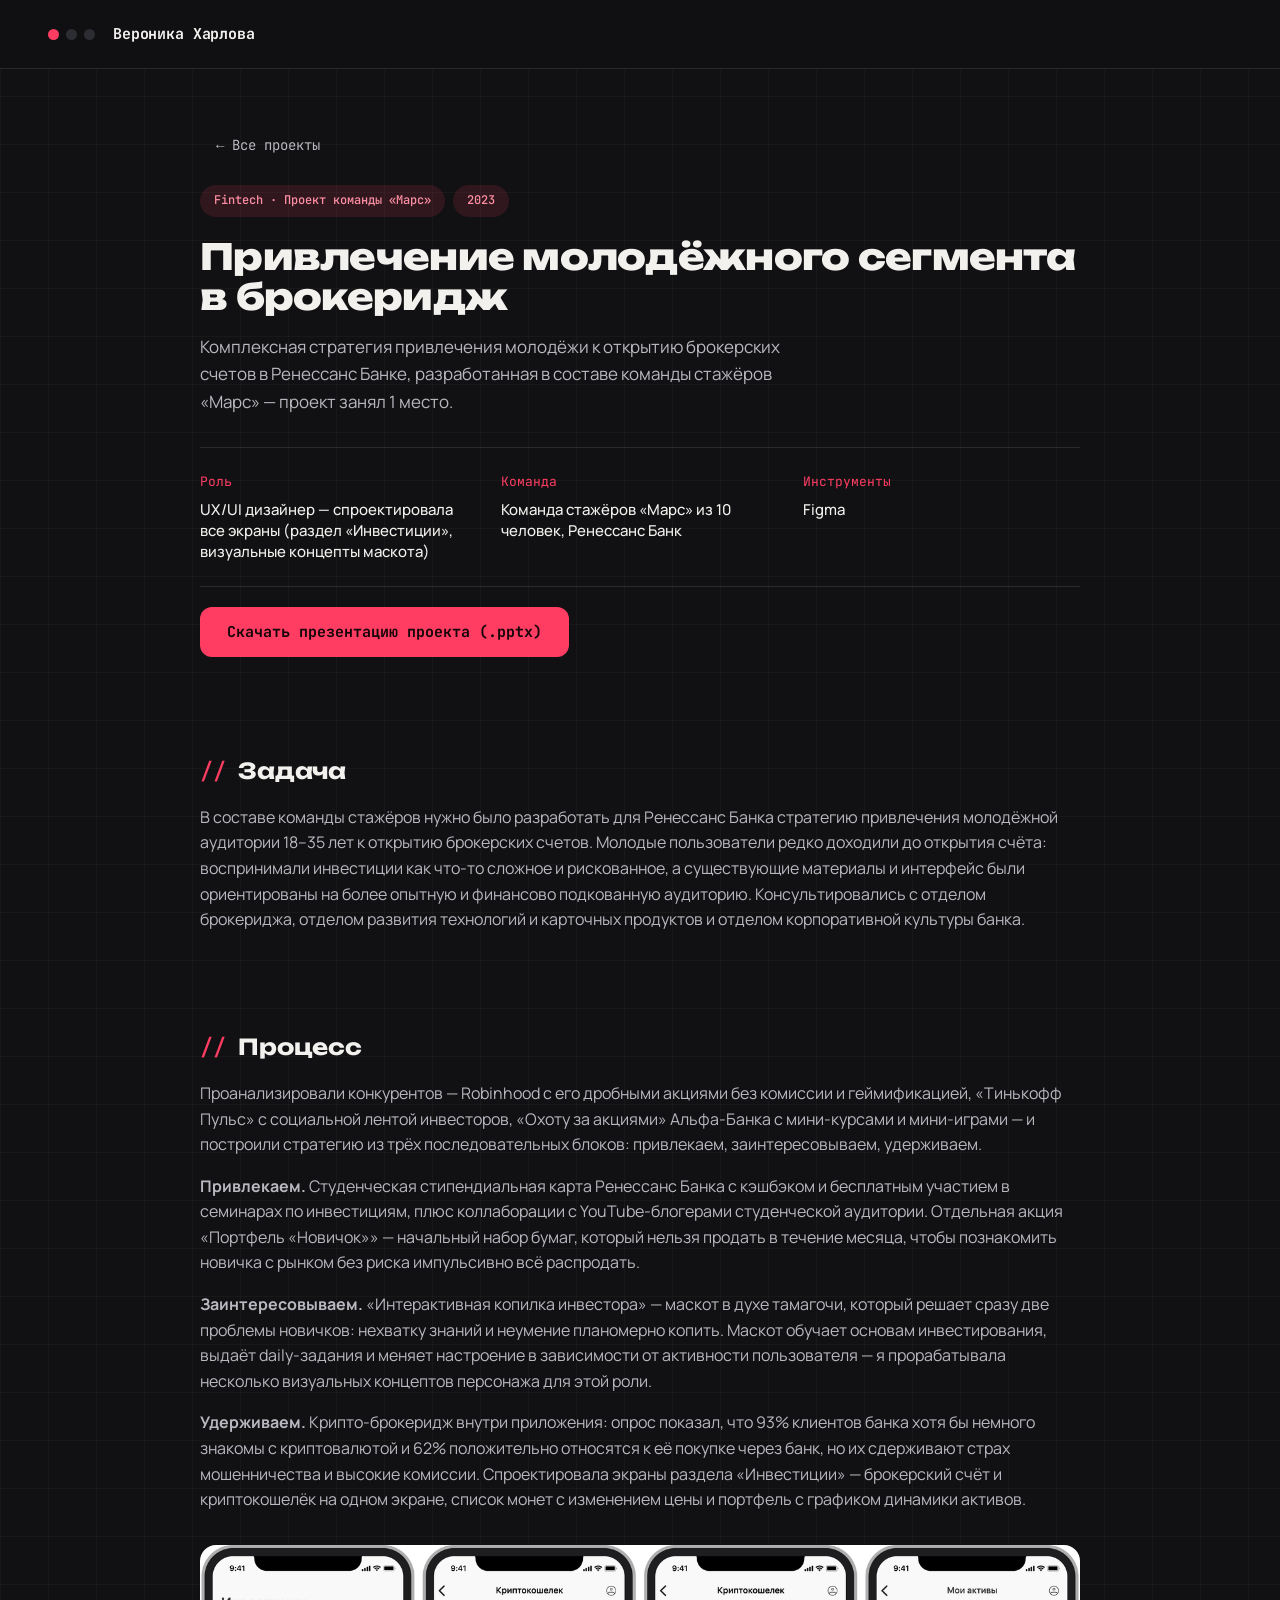
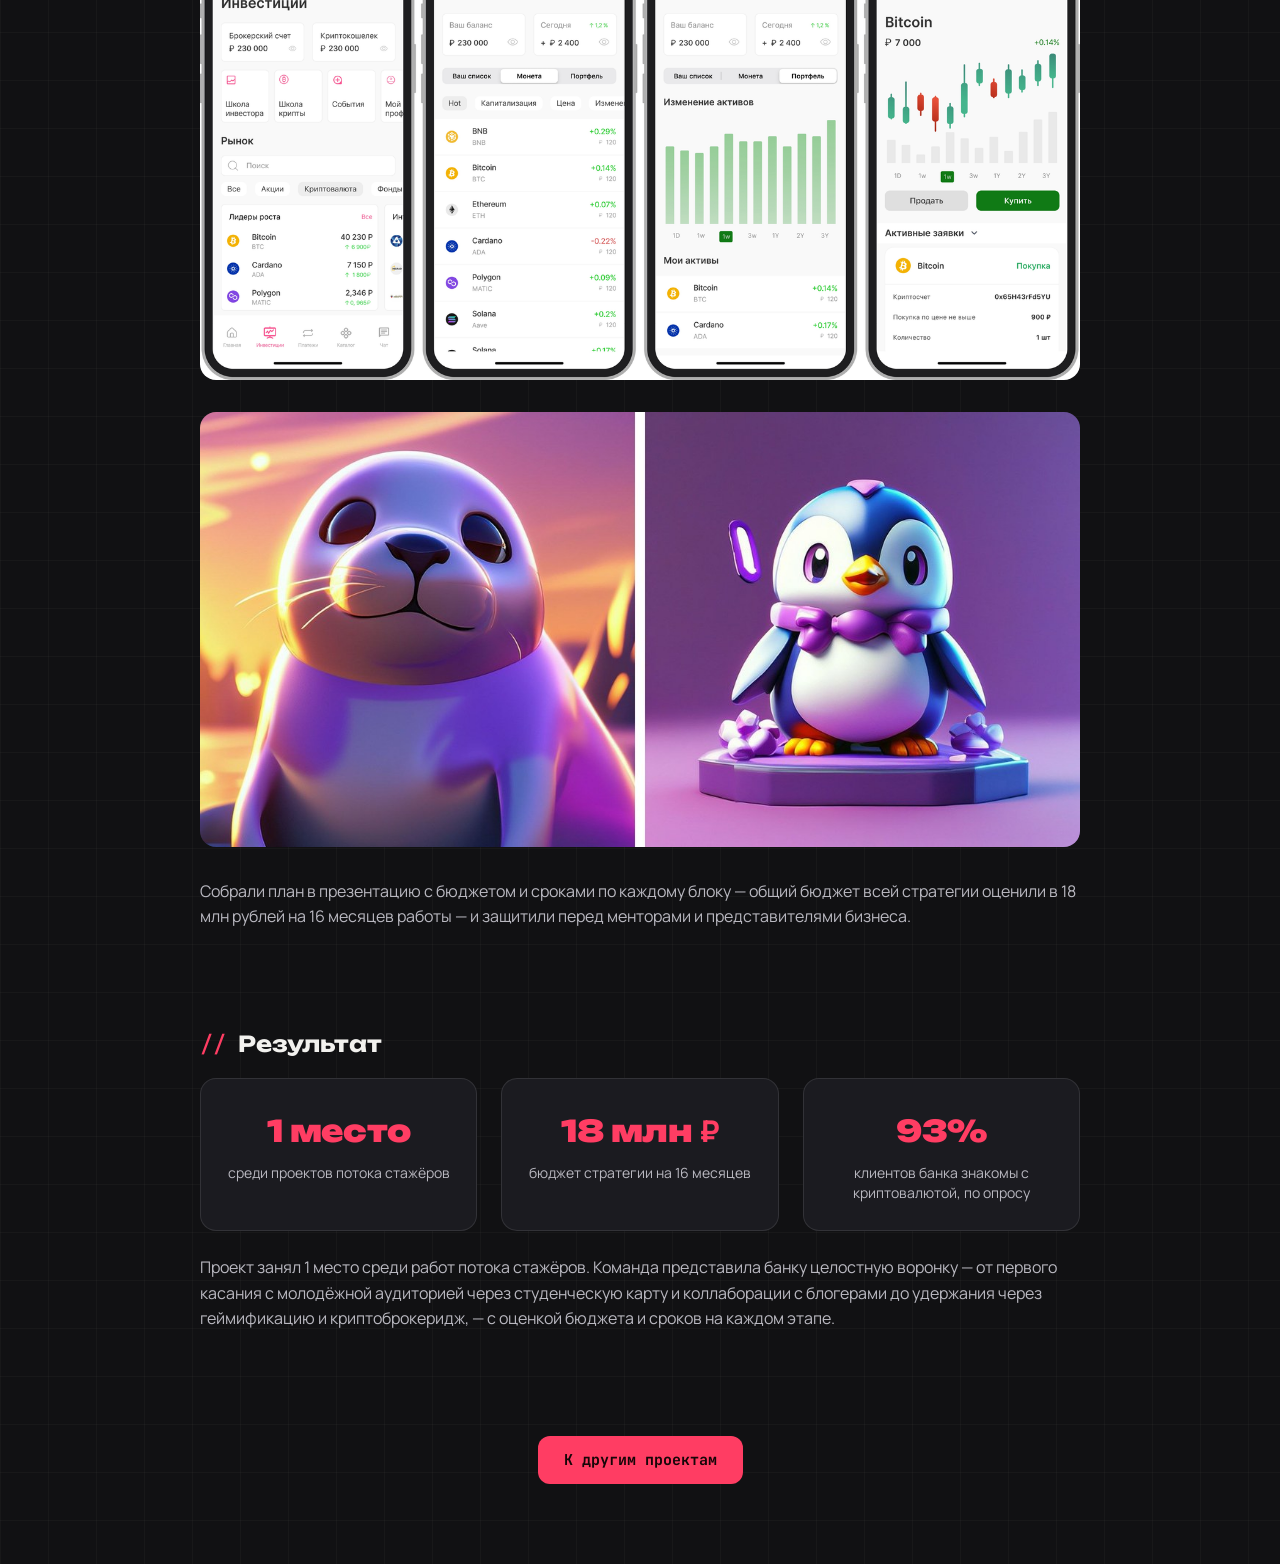
<file: projects/brokerage.html>
<!DOCTYPE html>
<html lang="ru">
<head>
<meta charset="UTF-8">
<meta name="viewport" content="width=device-width, initial-scale=1.0">
<title>Привлечение молодёжного сегмента в брокеридж — Вероника Харлова</title>
<meta name="description" content="Кейс: стратегия привлечения молодёжи к открытию брокерских счетов — проект занял 1 место.">
<meta property="og:type" content="article">
<meta property="og:locale" content="ru_RU">
<meta property="og:site_name" content="Вероника Харлова — UX/UI дизайнер">
<meta property="og:title" content="Привлечение молодёжного сегмента в брокеридж — Вероника Харлова">
<meta property="og:description" content="Кейс: стратегия привлечения молодёжи к открытию брокерских счетов — проект занял 1 место.">
<meta property="og:url" content="https://veronikakharlova.github.io/portfolio-site/projects/brokerage.html">
<meta property="og:image" content="https://veronikakharlova.github.io/portfolio-site/assets/cover-brokerage.jpg">
<meta name="twitter:card" content="summary_large_image">

<link rel="preconnect" href="https://fonts.googleapis.com">
<link rel="preconnect" href="https://fonts.gstatic.com" crossorigin>
<link href="https://fonts.googleapis.com/css2?family=Manrope:wght@400;500;600;700&display=swap" rel="stylesheet">

<style>
  :root {
    --color-bg: #F6F6F7;
    --color-bg-alt: #EDEDF0;
    --color-text: #1C1C1F;
    --color-text-muted: #4A4A50;
    --color-text-faint: #929298;
    --color-accent: #7A2A38;
    --color-accent-bg: #EEEEF1;
    --color-accent-text: #3E3E44;
    --color-on-accent: #FFFFFF;
    --color-btn: #1C1C1F;
    --radius-pill: 999px;
    --radius-card: 18px;
    --max-width: 920px;
  }

  * { box-sizing: border-box; }

  html, body {
    margin: 0;
    padding: 0;
  }

  body {
    font-family: 'Manrope', -apple-system, BlinkMacSystemFont, sans-serif;
    background: var(--color-bg);
    color: var(--color-text);
    line-height: 1.6;
  }

  a { color: inherit; }
  img { max-width: 100%; display: block; border-radius: var(--radius-card); }

  .container {
    max-width: var(--max-width);
    margin: 0 auto;
    padding: 0 20px;
  }

  /* HEADER */
  .site-header {
    position: sticky;
    top: 0;
    z-index: 50;
    display: flex;
    align-items: center;
    justify-content: space-between;
    padding: 22px 48px;
    background: rgba(250, 250, 250, 0.85);
    backdrop-filter: blur(10px);
  }

  .site-header__name {
    font-size: 19px;
    font-weight: 500;
    letter-spacing: -0.01em;
    text-decoration: none;
  }

  .back-link {
    text-decoration: none;
    color: var(--color-text-muted);
    font-size: 15px;
    padding: 9px 16px;
    border-radius: var(--radius-pill);
    transition: background 0.15s ease;
  }

  .back-link:hover { background: #F0F0F1; }

  .case-hero__back {
    display: inline-block;
    margin-bottom: 20px;
  }

  /* CASE HERO */
  .case-hero {
    padding: 56px 0 40px;
  }

  .case-hero__meta {
    display: flex;
    gap: 8px;
    flex-wrap: wrap;
    margin-bottom: 20px;
  }

  .tag {
    display: inline-block;
    background: var(--color-accent-bg);
    color: var(--color-accent-text);
    font-size: 13px;
    font-weight: 500;
    padding: 6px 14px;
    border-radius: var(--radius-pill);
  }

  .case-hero__title {
    font-size: 36px;
    font-weight: 500;
    line-height: 1.2;
    margin: 0 0 16px;
    letter-spacing: -0.02em;
  }

  .case-hero__summary {
    font-size: 17px;
    color: var(--color-text-muted);
    margin: 0 0 32px;
    max-width: 620px;
  }

  /* PROJECT META GRID */
  .project-meta {
    display: grid;
    grid-template-columns: repeat(3, 1fr);
    gap: 24px;
    padding: 24px 0;
    border-top: 1px solid #ECECEE;
    border-bottom: 1px solid #ECECEE;
  }

  .project-meta__item-label {
    font-size: 13px;
    color: var(--color-text-faint);
    margin-bottom: 6px;
  }

  .project-meta__item-value {
    font-size: 15px;
    font-weight: 500;
    line-height: 1.4;
  }

  /* CASE SECTIONS */
  .case-section {
    padding: 40px 0;
  }

  .case-section__title {
    font-size: 22px;
    font-weight: 500;
    margin: 0 0 16px;
  }

  .case-section p {
    font-size: 16px;
    color: var(--color-text-muted);
    margin: 0 0 16px;
  }

  .case-image {
    margin: 32px 0;
    background: var(--color-bg-alt);
    border-radius: var(--radius-card);
    overflow: hidden;
  }

  .case-image img {
    border-radius: var(--radius-card);
  }

  /* FOOTER NAV */
  .case-footer-nav {
    padding: 48px 0 80px;
    display: flex;
    justify-content: center;
  }

  .btn {
    text-decoration: none;
    display: inline-block;
    background: var(--color-btn);
    color: var(--color-on-accent);
    font-size: 15px;
    font-weight: 500;
    padding: 12px 26px;
    border-radius: var(--radius-pill);
  }

  .btn--outline {
    background: transparent;
    color: var(--color-accent-text);
    border: 1px solid var(--color-accent-bg);
  }

  .stat-grid {
    display: grid;
    grid-template-columns: repeat(3, 1fr);
    gap: 24px;
    margin: 8px 0 24px;
  }

  .stat-card {
    background: var(--color-bg-alt);
    border-radius: var(--radius-card);
    padding: 28px 20px;
    text-align: center;
  }

  .stat-card__number {
    font-size: 30px;
    font-weight: 600;
    color: var(--color-accent);
    letter-spacing: -0.02em;
    margin-bottom: 8px;
  }

  .stat-card__label {
    font-size: 14px;
    color: var(--color-text-muted);
    line-height: 1.4;
  }

  @media (max-width: 640px) {
    .stat-grid { grid-template-columns: 1fr; }
    .site-header, .container { padding-left: 20px; padding-right: 20px; }
    .case-hero__title { font-size: 28px; }
    .project-meta { grid-template-columns: repeat(2, 1fr); row-gap: 20px; }
  }
</style>
<link rel="stylesheet" href="../assets/theme-code.css">
<meta name="theme-color" content="#111113">
</head>
<body>

  <header class="site-header">
    <a href="../index.html" class="site-header__name">Вероника Харлова</a>
  </header>

  <div class="container">

    <section class="case-hero">
      <a href="../index.html#projects" class="back-link case-hero__back">← Все проекты</a>
      <div class="case-hero__meta">
        <span class="tag">Fintech · Проект команды «Марс»</span>
        <span class="tag">2023</span>
      </div>
      <h1 class="case-hero__title">Привлечение молодёжного сегмента в брокеридж</h1>
      <p class="case-hero__summary">
        Комплексная стратегия привлечения молодёжи к открытию брокерских счетов в Ренессанс Банке, разработанная в составе команды стажёров «Марс» — проект занял 1 место.
      </p>

      <div class="project-meta">
        <div>
          <div class="project-meta__item-label">Роль</div>
          <div class="project-meta__item-value">UX/UI дизайнер — спроектировала все экраны (раздел «Инвестиции», визуальные концепты маскота)</div>
        </div>
        <div>
          <div class="project-meta__item-label">Команда</div>
          <div class="project-meta__item-value">Команда стажёров «Марс» из 10 человек, Ренессанс Банк</div>
        </div>
        <div>
          <div class="project-meta__item-label">Инструменты</div>
          <div class="project-meta__item-value">Figma</div>
        </div>
      </div>

      <p style="margin-top: 20px;">
        <a href="../assets/brokerage-presentation.pptx" class="btn btn--outline">Скачать презентацию проекта (.pptx)</a>
      </p>
    </section>

    <section class="case-section">
      <h2 class="case-section__title">Задача</h2>
      <p>В составе команды стажёров нужно было разработать для Ренессанс Банка стратегию привлечения молодёжной аудитории 18–35 лет к открытию брокерских счетов. Молодые пользователи редко доходили до открытия счёта: воспринимали инвестиции как что-то сложное и рискованное, а существующие материалы и интерфейс были ориентированы на более опытную и финансово подкованную аудиторию. Консультировались с отделом брокериджа, отделом развития технологий и карточных продуктов и отделом корпоративной культуры банка.</p>
    </section>

    <section class="case-section">
      <h2 class="case-section__title">Процесс</h2>
      <p>Проанализировали конкурентов — Robinhood с его дробными акциями без комиссии и геймификацией, «Тинькофф Пульс» с социальной лентой инвесторов, «Охоту за акциями» Альфа-Банка с мини-курсами и мини-играми — и построили стратегию из трёх последовательных блоков: привлекаем, заинтересовываем, удерживаем.</p>
      <p><strong>Привлекаем.</strong> Студенческая стипендиальная карта Ренессанс Банка с кэшбэком и бесплатным участием в семинарах по инвестициям, плюс коллаборации с YouTube-блогерами студенческой аудитории. Отдельная акция «Портфель «Новичок»» — начальный набор бумаг, который нельзя продать в течение месяца, чтобы познакомить новичка с рынком без риска импульсивно всё распродать.</p>
      <p><strong>Заинтересовываем.</strong> «Интерактивная копилка инвестора» — маскот в духе тамагочи, который решает сразу две проблемы новичков: нехватку знаний и неумение планомерно копить. Маскот обучает основам инвестирования, выдаёт daily-задания и меняет настроение в зависимости от активности пользователя — я прорабатывала несколько визуальных концептов персонажа для этой роли.</p>
      <p><strong>Удерживаем.</strong> Крипто-брокеридж внутри приложения: опрос показал, что 93% клиентов банка хотя бы немного знакомы с криптовалютой и 62% положительно относятся к её покупке через банк, но их сдерживают страх мошенничества и высокие комиссии. Спроектировала экраны раздела «Инвестиции» — брокерский счёт и криптокошелёк на одном экране, список монет с изменением цены и портфель с графиком динамики активов.</p>

      <div class="case-image">
        <img src="../brokerage/app-screens.png" alt="Экраны раздела «Инвестиции»: обзор, криптокошелёк и карточка актива">
      </div>

      <div class="case-image">
        <img src="../brokerage/mascot-concepts.jpg" alt="Визуальные концепты маскота «Интерактивной копилки инвестора»">
      </div>

      <p>Собрали план в презентацию с бюджетом и сроками по каждому блоку — общий бюджет всей стратегии оценили в 18 млн рублей на 16 месяцев работы — и защитили перед менторами и представителями бизнеса.</p>
    </section>

    <section class="case-section">
      <h2 class="case-section__title">Результат</h2>
      <div class="stat-grid">
        <div class="stat-card">
          <div class="stat-card__number">1 место</div>
          <div class="stat-card__label">среди проектов потока стажёров</div>
        </div>
        <div class="stat-card">
          <div class="stat-card__number">18 млн ₽</div>
          <div class="stat-card__label">бюджет стратегии на 16 месяцев</div>
        </div>
        <div class="stat-card">
          <div class="stat-card__number">93%</div>
          <div class="stat-card__label">клиентов банка знакомы с криптовалютой, по опросу</div>
        </div>
      </div>
      <p>Проект занял 1 место среди работ потока стажёров. Команда представила банку целостную воронку — от первого касания с молодёжной аудиторией через студенческую карту и коллаборации с блогерами до удержания через геймификацию и криптоброкеридж, — с оценкой бюджета и сроков на каждом этапе.</p>
    </section>

    <div class="case-footer-nav">
      <a href="../index.html#projects" class="btn">К другим проектам</a>
    </div>

  </div>

  <script src="../assets/lightbox.js" defer></script>
</body>
</html>
</file>
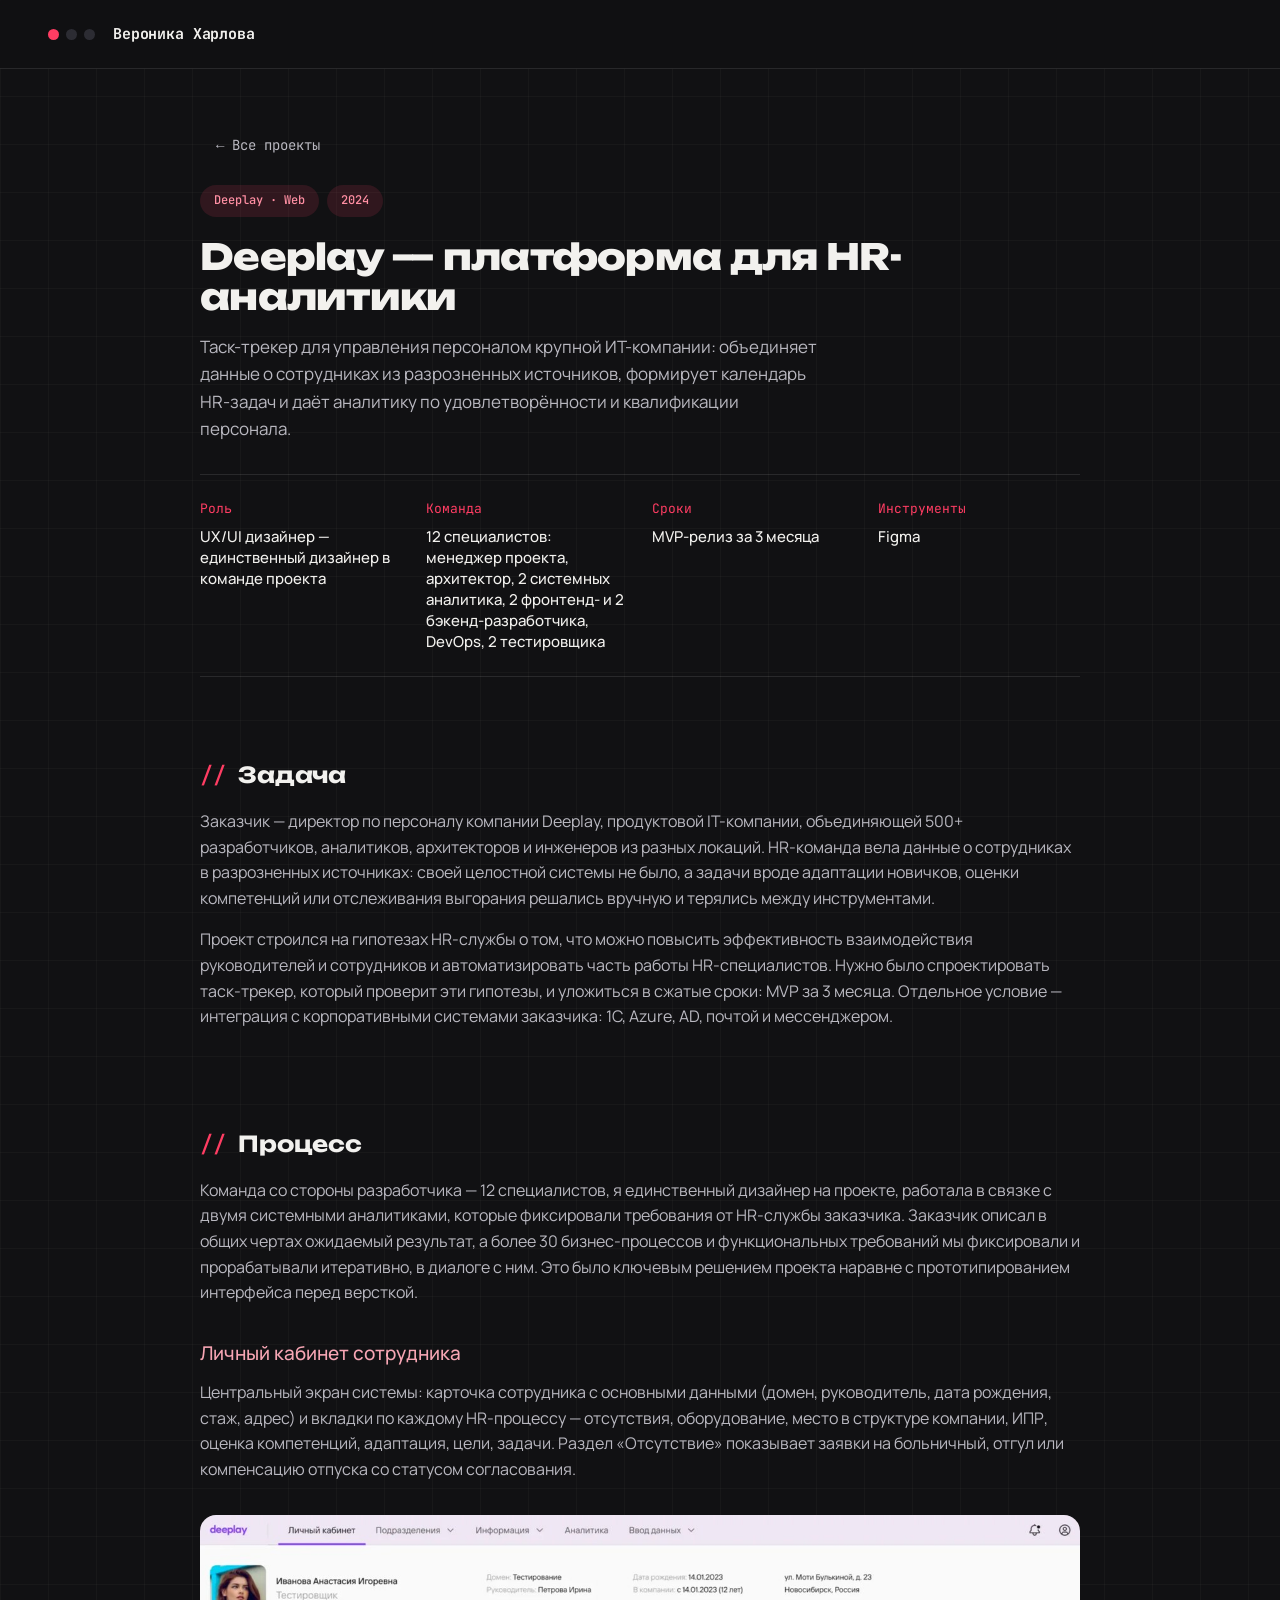
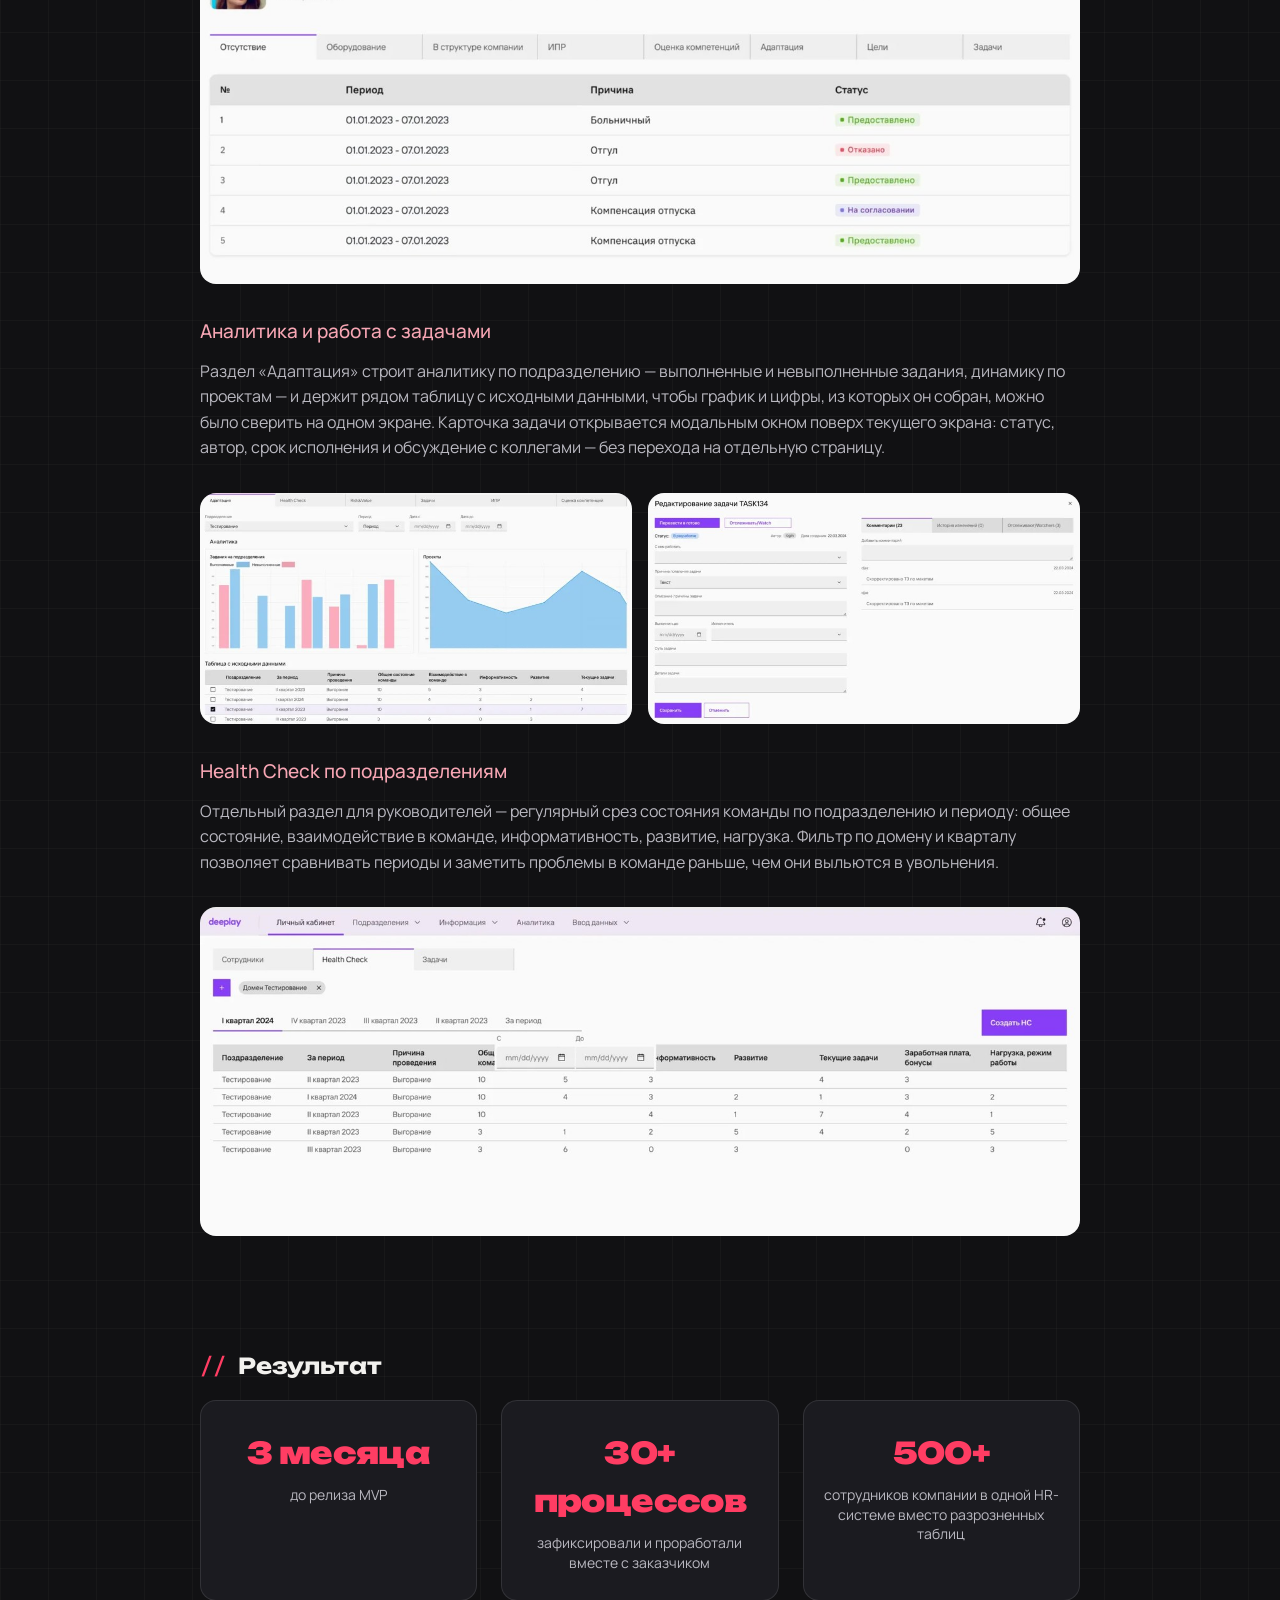
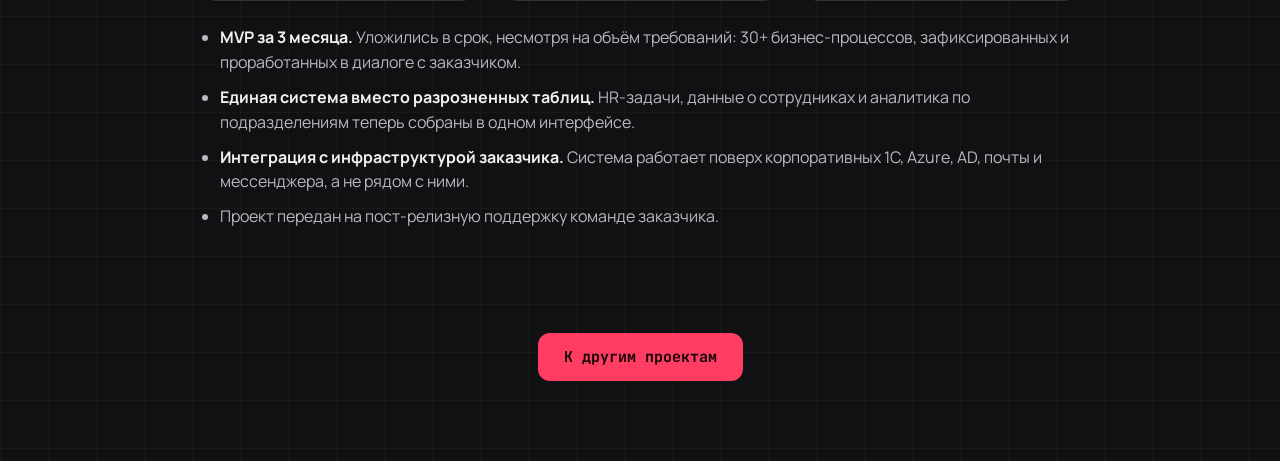
<file: projects/deeplay.html>
<!DOCTYPE html>
<html lang="ru">
<head>
<meta charset="UTF-8">
<meta name="viewport" content="width=device-width, initial-scale=1.0">
<title>Deeplay — платформа для HR-аналитики — Вероника Харлова</title>
<meta name="description" content="Кейс: HR-платформа Deeplay — таск-трекер для управления персоналом, объединяющий данные о сотрудниках, календарь HR-задач и аналитику.">
<meta property="og:type" content="article">
<meta property="og:locale" content="ru_RU">
<meta property="og:site_name" content="Вероника Харлова — UX/UI дизайнер">
<meta property="og:title" content="Deeplay — платформа для HR-аналитики — Вероника Харлова">
<meta property="og:description" content="Кейс: HR-платформа Deeplay — таск-трекер для управления персоналом, объединяющий данные о сотрудниках, календарь HR-задач и аналитику.">
<meta property="og:url" content="https://veronikakharlova.github.io/portfolio-site/projects/deeplay.html">
<meta property="og:image" content="https://veronikakharlova.github.io/portfolio-site/assets/cover-deeplay.jpg">
<meta name="twitter:card" content="summary_large_image">

<link rel="preconnect" href="https://fonts.googleapis.com">
<link rel="preconnect" href="https://fonts.gstatic.com" crossorigin>
<link href="https://fonts.googleapis.com/css2?family=Manrope:wght@400;500;600;700&display=swap" rel="stylesheet">

<style>
  :root {
    --color-bg: #F6F6F7;
    --color-bg-alt: #EDEDF0;
    --color-text: #1C1C1F;
    --color-text-muted: #4A4A50;
    --color-text-faint: #929298;
    --color-accent: #7A2A38;
    --color-accent-bg: #EEEEF1;
    --color-accent-text: #3E3E44;
    --color-on-accent: #FFFFFF;
    --color-btn: #1C1C1F;
    --radius-pill: 999px;
    --radius-card: 18px;
    --max-width: 920px;
  }

  * { box-sizing: border-box; }

  html, body {
    margin: 0;
    padding: 0;
  }

  body {
    font-family: 'Manrope', -apple-system, BlinkMacSystemFont, sans-serif;
    background: var(--color-bg);
    color: var(--color-text);
    line-height: 1.6;
  }

  a { color: inherit; }
  img { max-width: 100%; display: block; border-radius: var(--radius-card); }

  .container {
    max-width: var(--max-width);
    margin: 0 auto;
    padding: 0 20px;
  }

  /* HEADER */
  .site-header {
    position: sticky;
    top: 0;
    z-index: 50;
    display: flex;
    align-items: center;
    justify-content: space-between;
    padding: 22px 48px;
    background: rgba(250, 250, 250, 0.85);
    backdrop-filter: blur(10px);
  }

  .site-header__name {
    font-size: 19px;
    font-weight: 500;
    letter-spacing: -0.01em;
    text-decoration: none;
  }

  .back-link {
    text-decoration: none;
    color: var(--color-text-muted);
    font-size: 15px;
    padding: 9px 16px;
    border-radius: var(--radius-pill);
    transition: background 0.15s ease;
  }

  .back-link:hover { background: #F0F0F1; }

  .case-hero__back {
    display: inline-block;
    margin-bottom: 20px;
  }

  /* CASE HERO */
  .case-hero {
    padding: 56px 0 40px;
  }

  .case-hero__meta {
    display: flex;
    gap: 8px;
    flex-wrap: wrap;
    margin-bottom: 20px;
  }

  .tag {
    display: inline-block;
    background: var(--color-accent-bg);
    color: var(--color-accent-text);
    font-size: 13px;
    font-weight: 500;
    padding: 6px 14px;
    border-radius: var(--radius-pill);
  }

  .case-hero__title {
    font-size: 36px;
    font-weight: 500;
    line-height: 1.2;
    margin: 0 0 16px;
    letter-spacing: -0.02em;
  }

  .case-hero__summary {
    font-size: 17px;
    color: var(--color-text-muted);
    margin: 0;
    max-width: 620px;
  }

  /* PROJECT META GRID */
  .project-meta {
    display: grid;
    grid-template-columns: repeat(4, 1fr);
    gap: 24px;
    padding: 24px 0;
    margin-top: 32px;
    border-top: 1px solid #ECECEE;
    border-bottom: 1px solid #ECECEE;
  }

  .project-meta__item-label {
    font-size: 13px;
    color: var(--color-text-faint);
    margin-bottom: 6px;
  }

  .project-meta__item-value {
    font-size: 15px;
    font-weight: 500;
    line-height: 1.4;
  }

  /* CASE SECTIONS */
  .case-section {
    padding: 40px 0;
  }

  .case-section__title {
    font-size: 22px;
    font-weight: 500;
    margin: 0 0 16px;
  }

  .case-section__subtitle {
    font-size: 19px;
    font-weight: 500;
    margin: 32px 0 12px;
  }

  .case-section p {
    font-size: 16px;
    color: var(--color-text-muted);
    margin: 0 0 16px;
  }

  .case-list {
    margin: 0 0 16px;
    padding-left: 20px;
    display: flex;
    flex-direction: column;
    gap: 10px;
  }

  .case-list li {
    font-size: 16px;
    color: var(--color-text-muted);
    line-height: 1.55;
  }

  .case-list strong {
    color: var(--color-text);
  }

  .case-image {
    margin: 32px 0;
    background: var(--color-bg-alt);
    border-radius: var(--radius-card);
    overflow: hidden;
  }

  .case-image img {
    border-radius: var(--radius-card);
  }

  .image-row {
    display: grid;
    grid-template-columns: repeat(2, 1fr);
    gap: 16px;
    margin: 32px 0;
  }

  .image-row .case-image {
    margin: 0;
  }

  /* FOOTER NAV */
  .case-footer-nav {
    padding: 48px 0 80px;
    display: flex;
    justify-content: center;
  }

  .btn {
    text-decoration: none;
    display: inline-block;
    background: var(--color-btn);
    color: var(--color-on-accent);
    font-size: 15px;
    font-weight: 500;
    padding: 12px 26px;
    border-radius: var(--radius-pill);
  }

  .stat-grid {
    display: grid;
    grid-template-columns: repeat(3, 1fr);
    gap: 24px;
    margin: 8px 0 24px;
  }

  .stat-card {
    background: var(--color-bg-alt);
    border-radius: var(--radius-card);
    padding: 28px 20px;
    text-align: center;
  }

  .stat-card__number {
    font-size: 30px;
    font-weight: 600;
    color: var(--color-accent);
    letter-spacing: -0.02em;
    margin-bottom: 8px;
  }

  .stat-card__label {
    font-size: 14px;
    color: var(--color-text-muted);
    line-height: 1.4;
  }

  @media (max-width: 640px) {
    .stat-grid { grid-template-columns: 1fr; }
    .site-header, .container { padding-left: 20px; padding-right: 20px; }
    .case-hero__title { font-size: 28px; }
    .project-meta { grid-template-columns: repeat(2, 1fr); row-gap: 20px; }
    .image-row { grid-template-columns: 1fr; }
  }
</style>
<link rel="stylesheet" href="../assets/theme-code.css">
<meta name="theme-color" content="#111113">
</head>
<body>

  <header class="site-header">
    <a href="../index.html" class="site-header__name">Вероника Харлова</a>
  </header>

  <div class="container">

    <section class="case-hero">
      <a href="../index.html#projects" class="back-link case-hero__back">← Все проекты</a>
      <div class="case-hero__meta">
        <span class="tag">Deeplay · Web</span>
        <span class="tag">2024</span>
      </div>
      <h1 class="case-hero__title">Deeplay — платформа для HR-аналитики</h1>
      <p class="case-hero__summary">
        Таск-трекер для управления персоналом крупной ИТ-компании: объединяет данные о сотрудниках из разрозненных источников, формирует календарь HR-задач и даёт аналитику по удовлетворённости и квалификации персонала.
      </p>

      <div class="project-meta">
        <div>
          <div class="project-meta__item-label">Роль</div>
          <div class="project-meta__item-value">UX/UI дизайнер — единственный дизайнер в команде проекта</div>
        </div>
        <div>
          <div class="project-meta__item-label">Команда</div>
          <div class="project-meta__item-value">12 специалистов: менеджер проекта, архитектор, 2 системных аналитика, 2 фронтенд- и 2 бэкенд-разработчика, DevOps, 2 тестировщика</div>
        </div>
        <div>
          <div class="project-meta__item-label">Сроки</div>
          <div class="project-meta__item-value">MVP-релиз за 3 месяца</div>
        </div>
        <div>
          <div class="project-meta__item-label">Инструменты</div>
          <div class="project-meta__item-value">Figma</div>
        </div>
      </div>
    </section>

    <section class="case-section">
      <h2 class="case-section__title">Задача</h2>
      <p>Заказчик — директор по персоналу компании Deeplay, продуктовой IT-компании, объединяющей 500+ разработчиков, аналитиков, архитекторов и инженеров из разных локаций. HR-команда вела данные о сотрудниках в разрозненных источниках: своей целостной системы не было, а задачи вроде адаптации новичков, оценки компетенций или отслеживания выгорания решались вручную и терялись между инструментами.</p>
      <p>Проект строился на гипотезах HR-службы о том, что можно повысить эффективность взаимодействия руководителей и сотрудников и автоматизировать часть работы HR-специалистов. Нужно было спроектировать таск-трекер, который проверит эти гипотезы, и уложиться в сжатые сроки: MVP за 3 месяца. Отдельное условие — интеграция с корпоративными системами заказчика: 1С, Azure, AD, почтой и мессенджером.</p>
    </section>

    <section class="case-section">
      <h2 class="case-section__title">Процесс</h2>
      <p>Команда со стороны разработчика — 12 специалистов, я единственный дизайнер на проекте, работала в связке с двумя системными аналитиками, которые фиксировали требования от HR-службы заказчика. Заказчик описал в общих чертах ожидаемый результат, а более 30 бизнес-процессов и функциональных требований мы фиксировали и прорабатывали итеративно, в диалоге с ним. Это было ключевым решением проекта наравне с прототипированием интерфейса перед версткой.</p>

      <h3 class="case-section__subtitle">Личный кабинет сотрудника</h3>
      <p>Центральный экран системы: карточка сотрудника с основными данными (домен, руководитель, дата рождения, стаж, адрес) и вкладки по каждому HR-процессу — отсутствия, оборудование, место в структуре компании, ИПР, оценка компетенций, адаптация, цели, задачи. Раздел «Отсутствие» показывает заявки на больничный, отгул или компенсацию отпуска со статусом согласования.</p>

      <div class="case-image">
        <img src="../deeplay/web-profile.jpg" alt="Личный кабинет сотрудника: карточка с данными и вкладка «Отсутствие» со статусами заявок">
      </div>

      <h3 class="case-section__subtitle">Аналитика и работа с задачами</h3>
      <p>Раздел «Адаптация» строит аналитику по подразделению — выполненные и невыполненные задания, динамику по проектам — и держит рядом таблицу с исходными данными, чтобы график и цифры, из которых он собран, можно было сверить на одном экране. Карточка задачи открывается модальным окном поверх текущего экрана: статус, автор, срок исполнения и обсуждение с коллегами — без перехода на отдельную страницу.</p>

      <div class="image-row">
        <div class="case-image">
          <img src="../deeplay/web-adaptation.jpg" alt="Раздел «Адаптация»: аналитика по подразделению и таблица с исходными данными">
        </div>
        <div class="case-image">
          <img src="../deeplay/web-task.jpg" alt="Модальное окно редактирования задачи со статусом и комментариями">
        </div>
      </div>

      <h3 class="case-section__subtitle">Health Check по подразделениям</h3>
      <p>Отдельный раздел для руководителей — регулярный срез состояния команды по подразделению и периоду: общее состояние, взаимодействие в команде, информативность, развитие, нагрузка. Фильтр по домену и кварталу позволяет сравнивать периоды и заметить проблемы в команде раньше, чем они выльются в увольнения.</p>

      <div class="case-image">
        <img src="../deeplay/web-healthcheck.jpg" alt="Раздел Health Check: таблица показателей команды по подразделениям и периодам">
      </div>
    </section>

    <section class="case-section">
      <h2 class="case-section__title">Результат</h2>
      <div class="stat-grid">
        <div class="stat-card">
          <div class="stat-card__number">3 месяца</div>
          <div class="stat-card__label">до релиза MVP</div>
        </div>
        <div class="stat-card">
          <div class="stat-card__number">30+ процессов</div>
          <div class="stat-card__label">зафиксировали и проработали вместе с заказчиком</div>
        </div>
        <div class="stat-card">
          <div class="stat-card__number">500+</div>
          <div class="stat-card__label">сотрудников компании в одной HR-системе вместо разрозненных таблиц</div>
        </div>
      </div>
      <ul class="case-list">
        <li><strong>MVP за 3 месяца.</strong> Уложились в срок, несмотря на объём требований: 30+ бизнес-процессов, зафиксированных и проработанных в диалоге с заказчиком.</li>
        <li><strong>Единая система вместо разрозненных таблиц.</strong> HR-задачи, данные о сотрудниках и аналитика по подразделениям теперь собраны в одном интерфейсе.</li>
        <li><strong>Интеграция с инфраструктурой заказчика.</strong> Система работает поверх корпоративных 1С, Azure, AD, почты и мессенджера, а не рядом с ними.</li>
        <li>Проект передан на пост-релизную поддержку команде заказчика.</li>
      </ul>
    </section>

    <div class="case-footer-nav">
      <a href="../index.html#projects" class="btn">К другим проектам</a>
    </div>

  </div>

  <script src="../assets/lightbox.js" defer></script>
</body>
</html>
</file>
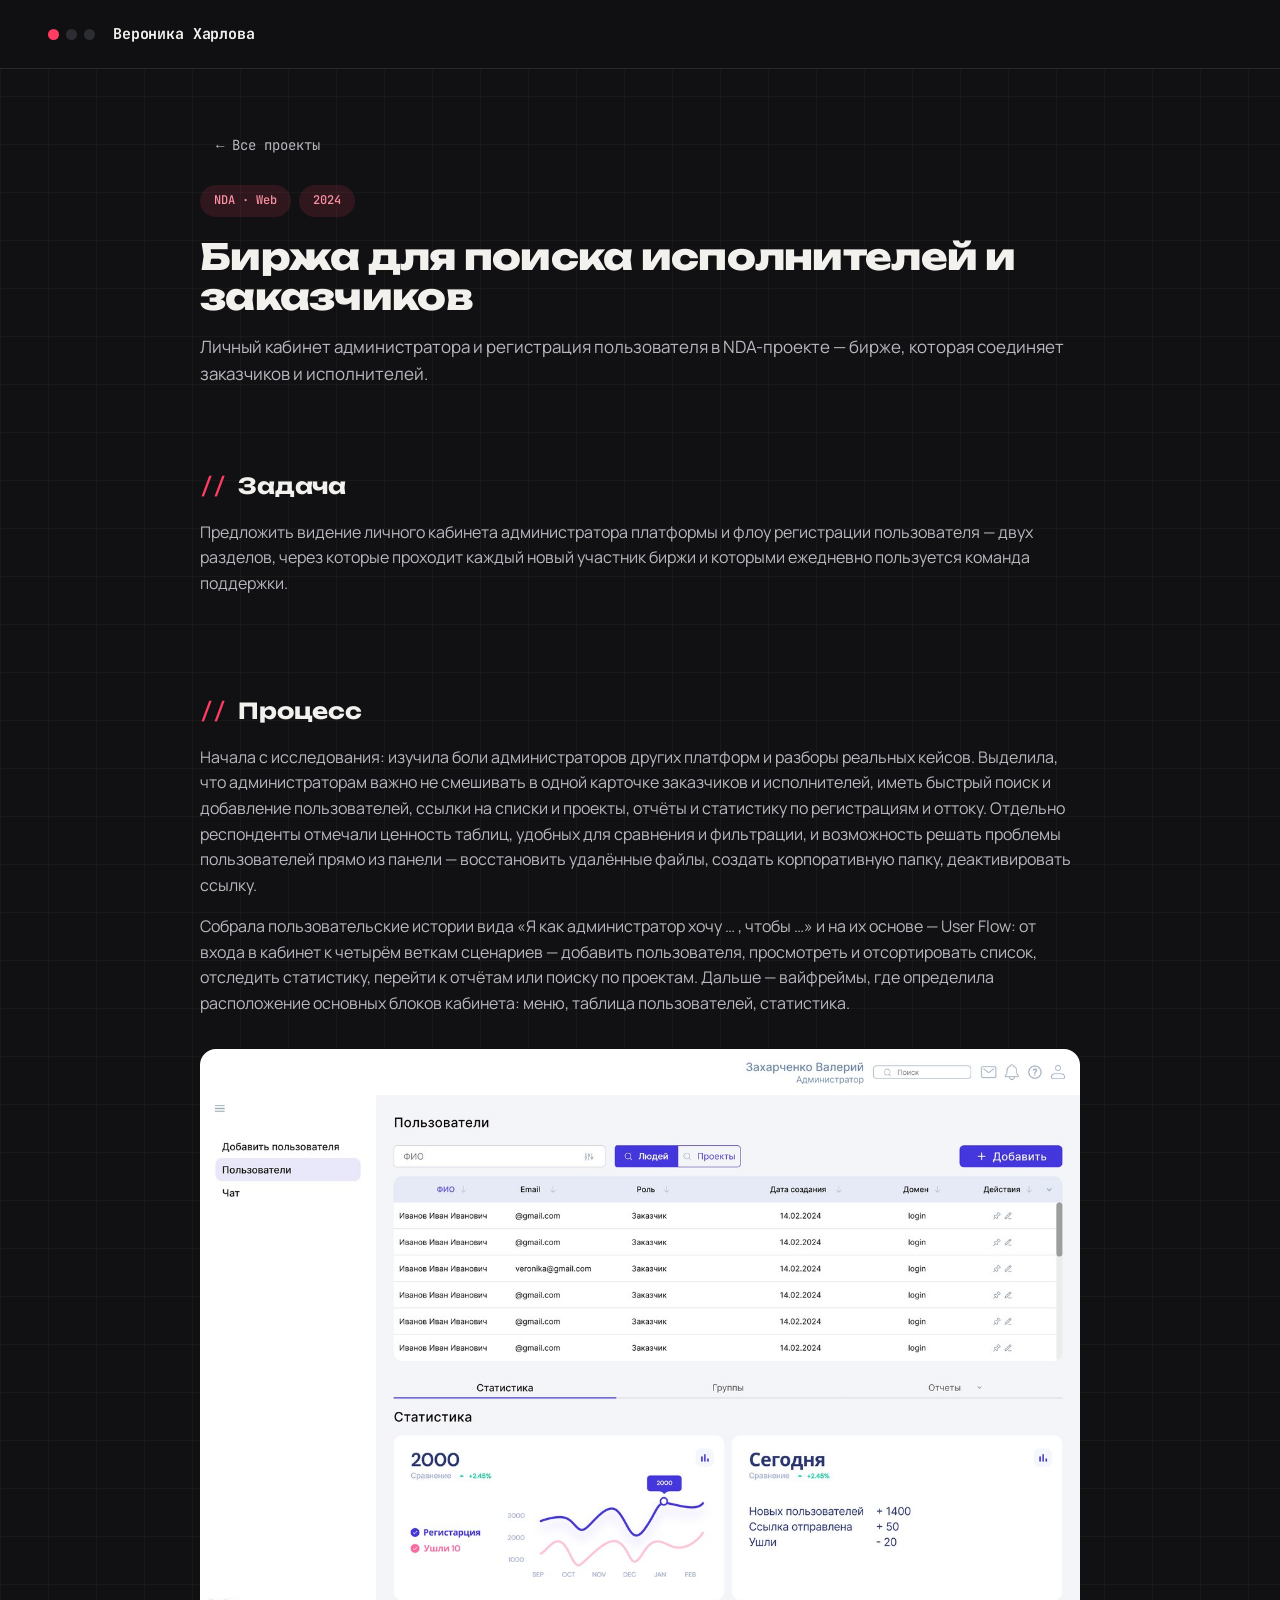
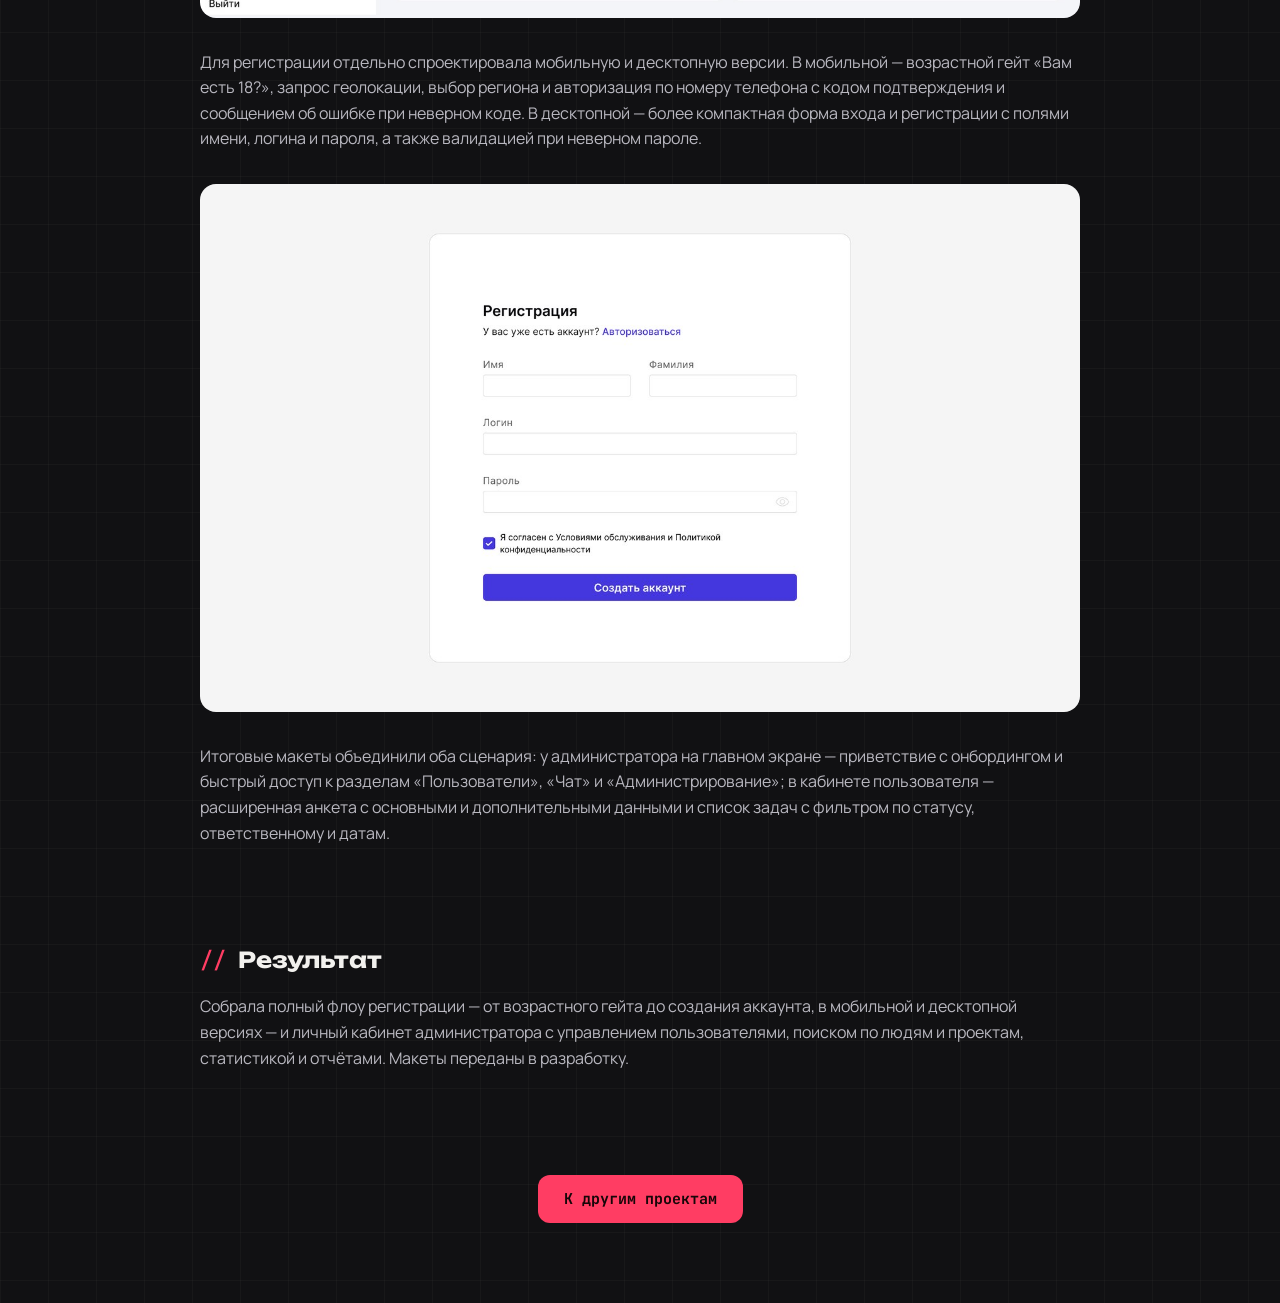
<file: projects/exchange.html>
<!DOCTYPE html>
<html lang="ru">
<head>
<meta charset="UTF-8">
<meta name="viewport" content="width=device-width, initial-scale=1.0">
<title>Биржа для поиска исполнителей и заказчиков — Вероника Харлова</title>
<meta name="description" content="Кейс: личный кабинет администратора и регистрация пользователя в NDA-проекте.">
<meta property="og:type" content="article">
<meta property="og:locale" content="ru_RU">
<meta property="og:site_name" content="Вероника Харлова — UX/UI дизайнер">
<meta property="og:title" content="Биржа для поиска исполнителей и заказчиков — Вероника Харлова">
<meta property="og:description" content="Кейс: личный кабинет администратора и регистрация пользователя в NDA-проекте.">
<meta property="og:url" content="https://veronikakharlova.github.io/portfolio-site/projects/exchange.html">
<meta property="og:image" content="https://veronikakharlova.github.io/portfolio-site/assets/cover-exchange.jpg">
<meta name="twitter:card" content="summary_large_image">

<link rel="preconnect" href="https://fonts.googleapis.com">
<link rel="preconnect" href="https://fonts.gstatic.com" crossorigin>
<link href="https://fonts.googleapis.com/css2?family=Manrope:wght@400;500;600;700&display=swap" rel="stylesheet">

<style>
  :root {
    --color-bg: #F6F6F7;
    --color-bg-alt: #EDEDF0;
    --color-text: #1C1C1F;
    --color-text-muted: #4A4A50;
    --color-text-faint: #929298;
    --color-accent: #7A2A38;
    --color-accent-bg: #EEEEF1;
    --color-accent-text: #3E3E44;
    --color-on-accent: #FFFFFF;
    --color-btn: #1C1C1F;
    --radius-pill: 999px;
    --radius-card: 18px;
    --max-width: 920px;
  }

  * { box-sizing: border-box; }

  html, body {
    margin: 0;
    padding: 0;
  }

  body {
    font-family: 'Manrope', -apple-system, BlinkMacSystemFont, sans-serif;
    background: var(--color-bg);
    color: var(--color-text);
    line-height: 1.6;
  }

  a { color: inherit; }
  img { max-width: 100%; display: block; border-radius: var(--radius-card); }

  .container {
    max-width: var(--max-width);
    margin: 0 auto;
    padding: 0 20px;
  }

  /* HEADER */
  .site-header {
    position: sticky;
    top: 0;
    z-index: 50;
    display: flex;
    align-items: center;
    justify-content: space-between;
    padding: 22px 48px;
    background: rgba(250, 250, 250, 0.85);
    backdrop-filter: blur(10px);
  }

  .site-header__name {
    font-size: 19px;
    font-weight: 500;
    letter-spacing: -0.01em;
    text-decoration: none;
  }

  .back-link {
    text-decoration: none;
    color: var(--color-text-muted);
    font-size: 15px;
    padding: 9px 16px;
    border-radius: var(--radius-pill);
    transition: background 0.15s ease;
  }

  .back-link:hover { background: #F0F0F1; }

  .case-hero__back {
    display: inline-block;
    margin-bottom: 20px;
  }

  /* CASE HERO */
  .case-hero {
    padding: 56px 0 40px;
  }

  .case-hero__meta {
    display: flex;
    gap: 8px;
    flex-wrap: wrap;
    margin-bottom: 20px;
  }

  .tag {
    display: inline-block;
    background: var(--color-accent-bg);
    color: var(--color-accent-text);
    font-size: 13px;
    font-weight: 500;
    padding: 6px 14px;
    border-radius: var(--radius-pill);
  }

  .case-hero__title {
    font-size: 36px;
    font-weight: 500;
    line-height: 1.2;
    margin: 0 0 16px;
    letter-spacing: -0.02em;
  }

  .case-hero__summary {
    font-size: 17px;
    color: var(--color-text-muted);
    margin: 0;
  }

  /* CASE SECTIONS */
  .case-section {
    padding: 40px 0;
  }

  .case-section__title {
    font-size: 22px;
    font-weight: 500;
    margin: 0 0 16px;
  }

  .case-section p {
    font-size: 16px;
    color: var(--color-text-muted);
    margin: 0 0 16px;
  }

  .case-image {
    margin: 32px 0;
    background: var(--color-bg-alt);
    border-radius: var(--radius-card);
    overflow: hidden;
  }

  .case-image img {
    border-radius: var(--radius-card);
  }

  /* FOOTER NAV */
  .case-footer-nav {
    padding: 48px 0 80px;
    display: flex;
    justify-content: center;
  }

  .btn {
    text-decoration: none;
    display: inline-block;
    background: var(--color-btn);
    color: var(--color-on-accent);
    font-size: 15px;
    font-weight: 500;
    padding: 12px 26px;
    border-radius: var(--radius-pill);
  }

  @media (max-width: 640px) {
    .site-header, .container { padding-left: 20px; padding-right: 20px; }
    .case-hero__title { font-size: 28px; }
  }
</style>
<link rel="stylesheet" href="../assets/theme-code.css">
<meta name="theme-color" content="#111113">
</head>
<body>

  <header class="site-header">
    <a href="../index.html" class="site-header__name">Вероника Харлова</a>
  </header>

  <div class="container">

    <section class="case-hero">
      <a href="../index.html#projects" class="back-link case-hero__back">← Все проекты</a>
      <div class="case-hero__meta">
        <span class="tag">NDA · Web</span>
        <span class="tag">2024</span>
      </div>
      <h1 class="case-hero__title">Биржа для поиска исполнителей и заказчиков</h1>
      <p class="case-hero__summary">
        Личный кабинет администратора и регистрация пользователя в NDA-проекте — бирже, которая соединяет заказчиков и исполнителей.
      </p>
    </section>

    <section class="case-section">
      <h2 class="case-section__title">Задача</h2>
      <p>Предложить видение личного кабинета администратора платформы и флоу регистрации пользователя — двух разделов, через которые проходит каждый новый участник биржи и которыми ежедневно пользуется команда поддержки.</p>
    </section>

    <section class="case-section">
      <h2 class="case-section__title">Процесс</h2>
      <p>Начала с исследования: изучила боли администраторов других платформ и разборы реальных кейсов. Выделила, что администраторам важно не смешивать в одной карточке заказчиков и исполнителей, иметь быстрый поиск и добавление пользователей, ссылки на списки и проекты, отчёты и статистику по регистрациям и оттоку. Отдельно респонденты отмечали ценность таблиц, удобных для сравнения и фильтрации, и возможность решать проблемы пользователей прямо из панели — восстановить удалённые файлы, создать корпоративную папку, деактивировать ссылку.</p>
      <p>Собрала пользовательские истории вида «Я как администратор хочу … , чтобы …» и на их основе — User Flow: от входа в кабинет к четырём веткам сценариев — добавить пользователя, просмотреть и отсортировать список, отследить статистику, перейти к отчётам или поиску по проектам. Дальше — вайфреймы, где определила расположение основных блоков кабинета: меню, таблица пользователей, статистика.</p>

      <div class="case-image">
        <img src="../gba/web-admin.jpg" alt="Личный кабинет администратора: список пользователей и статистика">
      </div>

      <p>Для регистрации отдельно спроектировала мобильную и десктопную версии. В мобильной — возрастной гейт «Вам есть 18?», запрос геолокации, выбор региона и авторизация по номеру телефона с кодом подтверждения и сообщением об ошибке при неверном коде. В десктопной — более компактная форма входа и регистрации с полями имени, логина и пароля, а также валидацией при неверном пароле.</p>

      <div class="case-image">
        <img src="../gba/web-registration.jpg" alt="Форма регистрации пользователя в веб-версии платформы">
      </div>

      <p>Итоговые макеты объединили оба сценария: у администратора на главном экране — приветствие с онбордингом и быстрый доступ к разделам «Пользователи», «Чат» и «Администрирование»; в кабинете пользователя — расширенная анкета с основными и дополнительными данными и список задач с фильтром по статусу, ответственному и датам.</p>
    </section>

    <section class="case-section">
      <h2 class="case-section__title">Результат</h2>
      <p>Собрала полный флоу регистрации — от возрастного гейта до создания аккаунта, в мобильной и десктопной версиях — и личный кабинет администратора с управлением пользователями, поиском по людям и проектам, статистикой и отчётами. Макеты переданы в разработку.</p>
    </section>

    <div class="case-footer-nav">
      <a href="../index.html#projects" class="btn">К другим проектам</a>
    </div>

  </div>

  <script src="../assets/lightbox.js" defer></script>
</body>
</html>
</file>
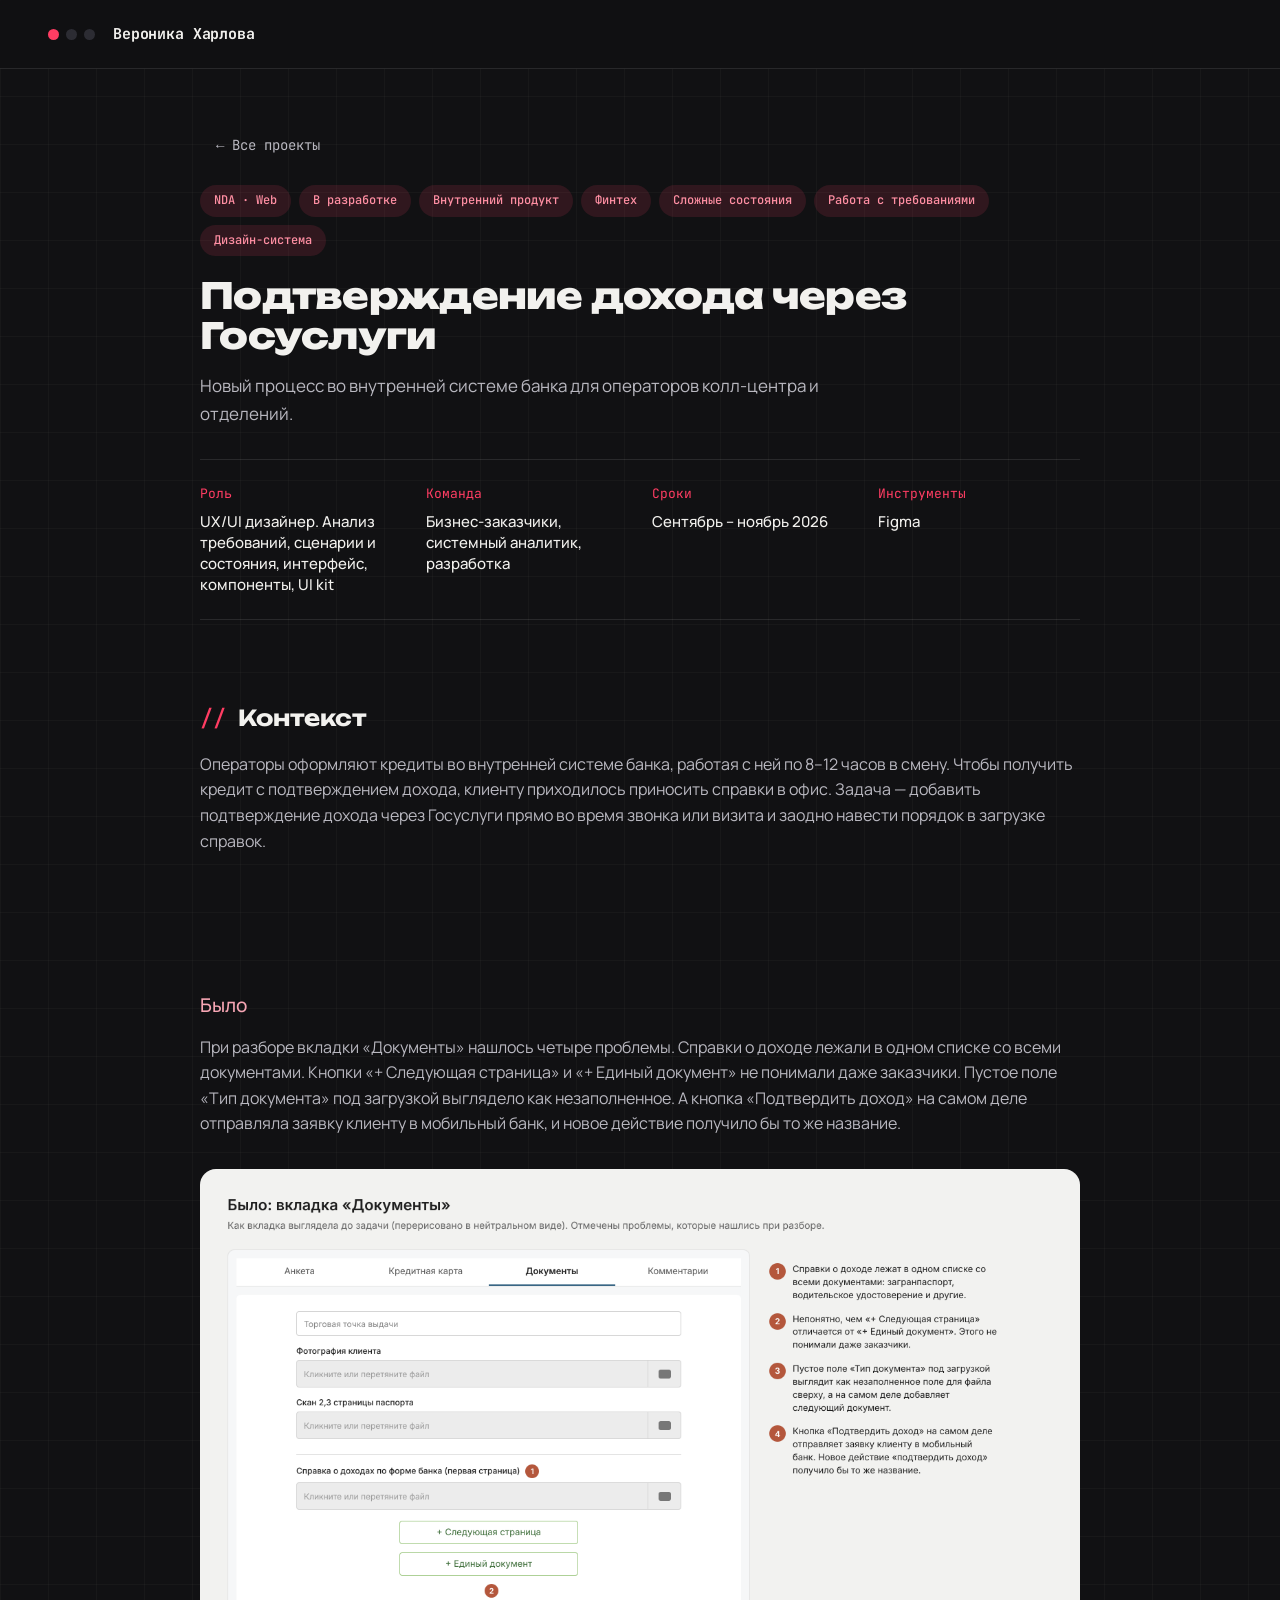
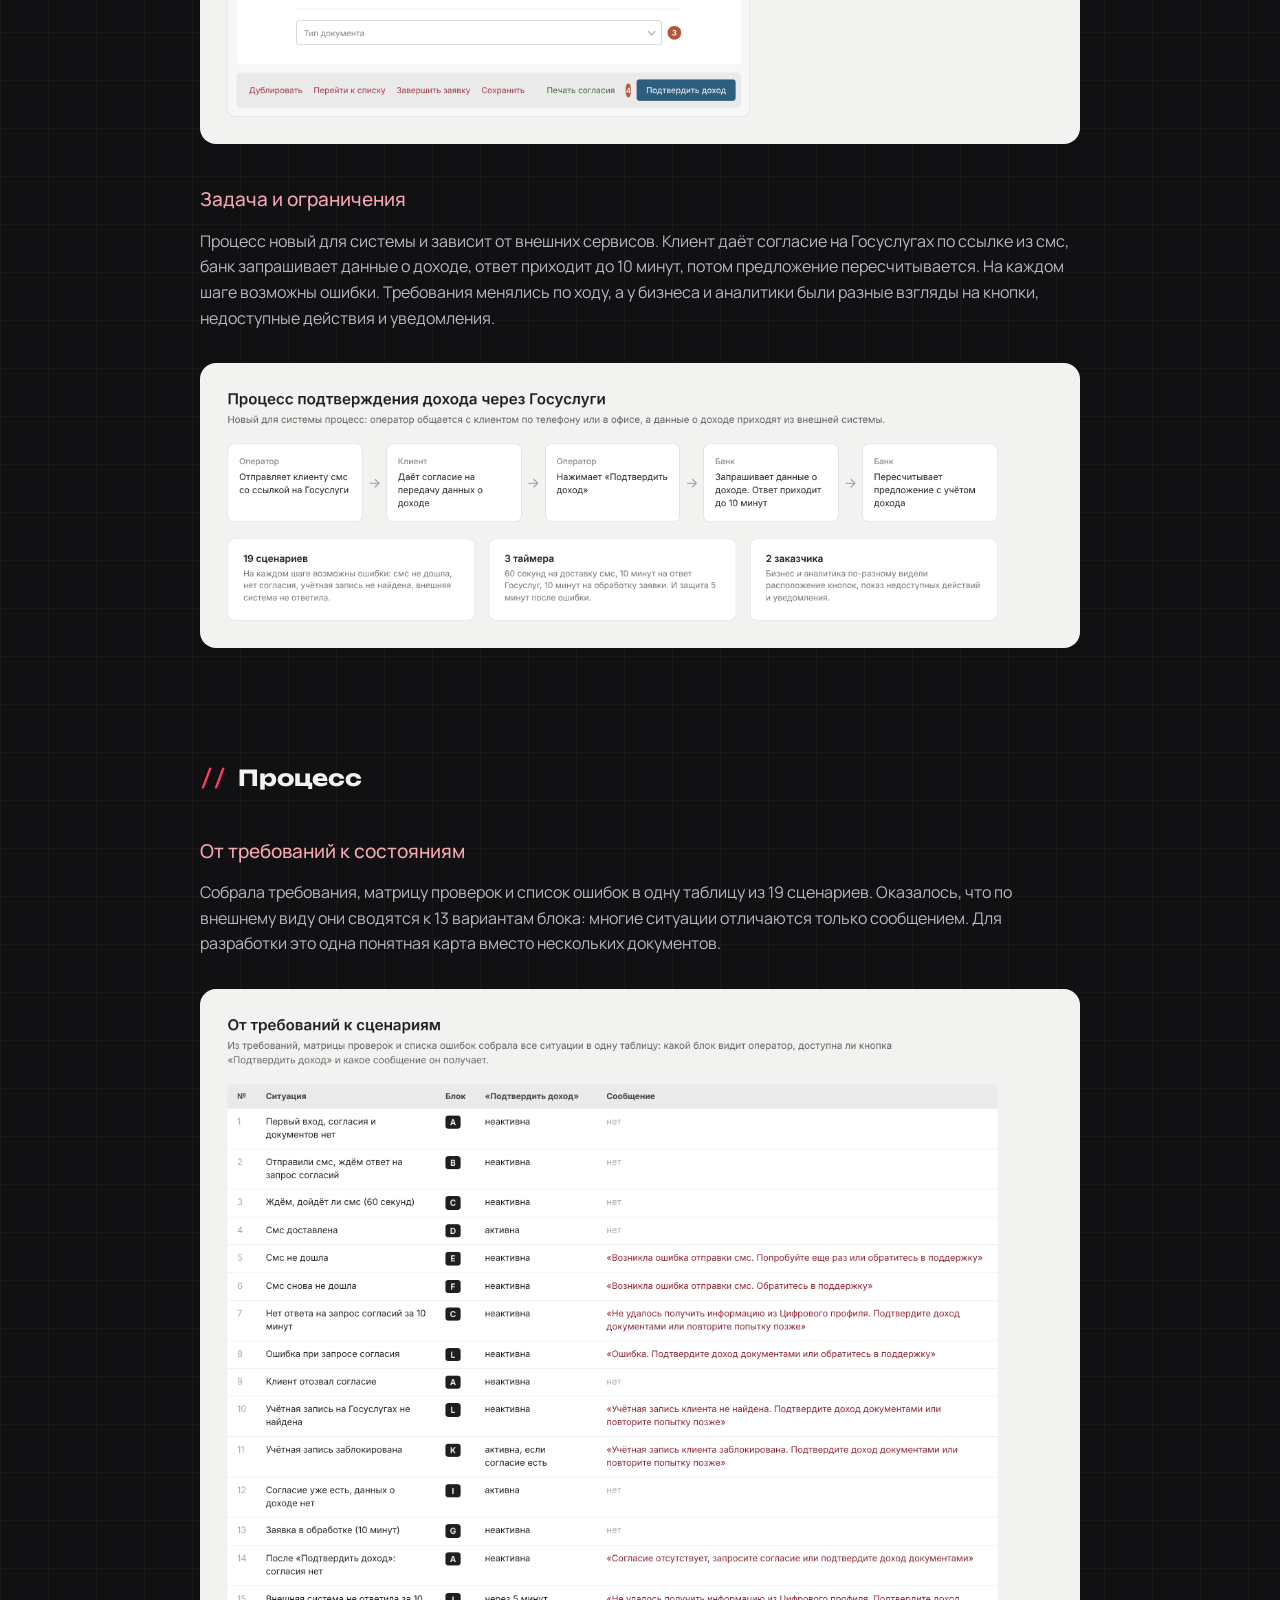
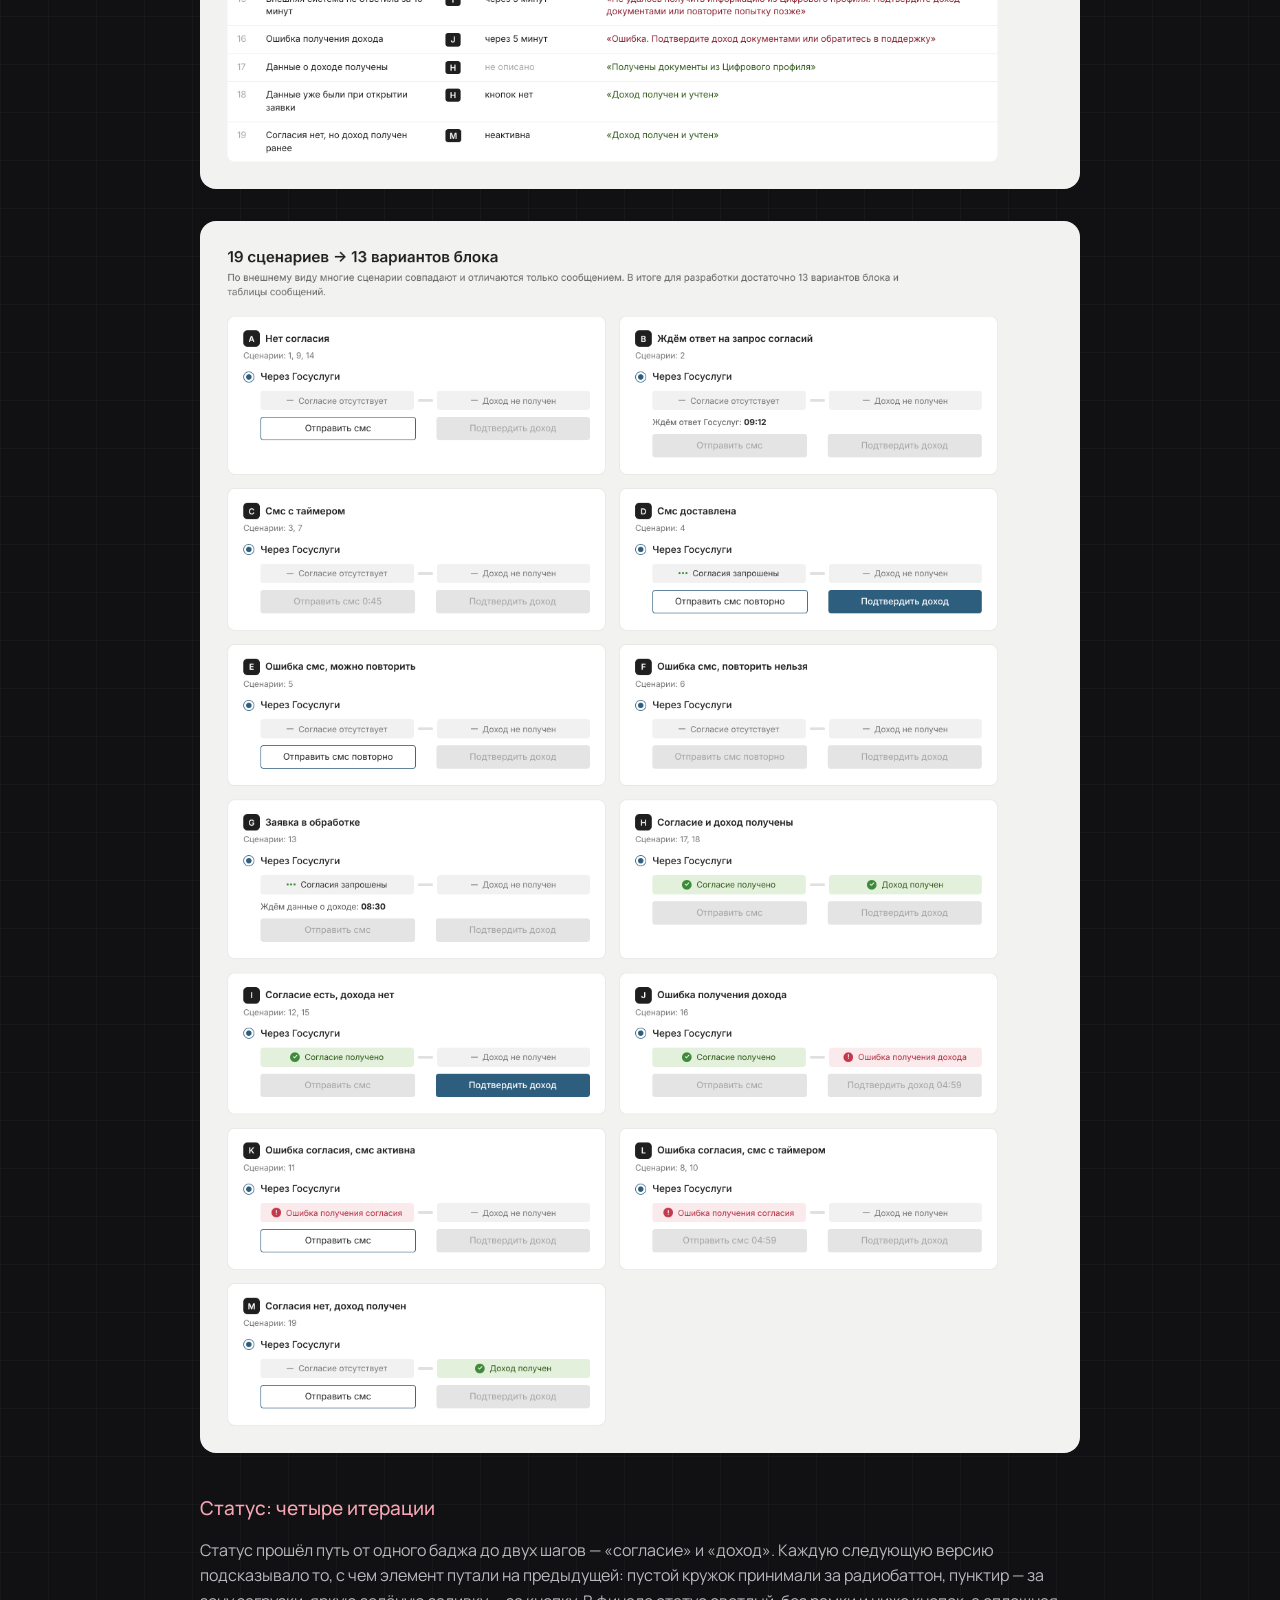
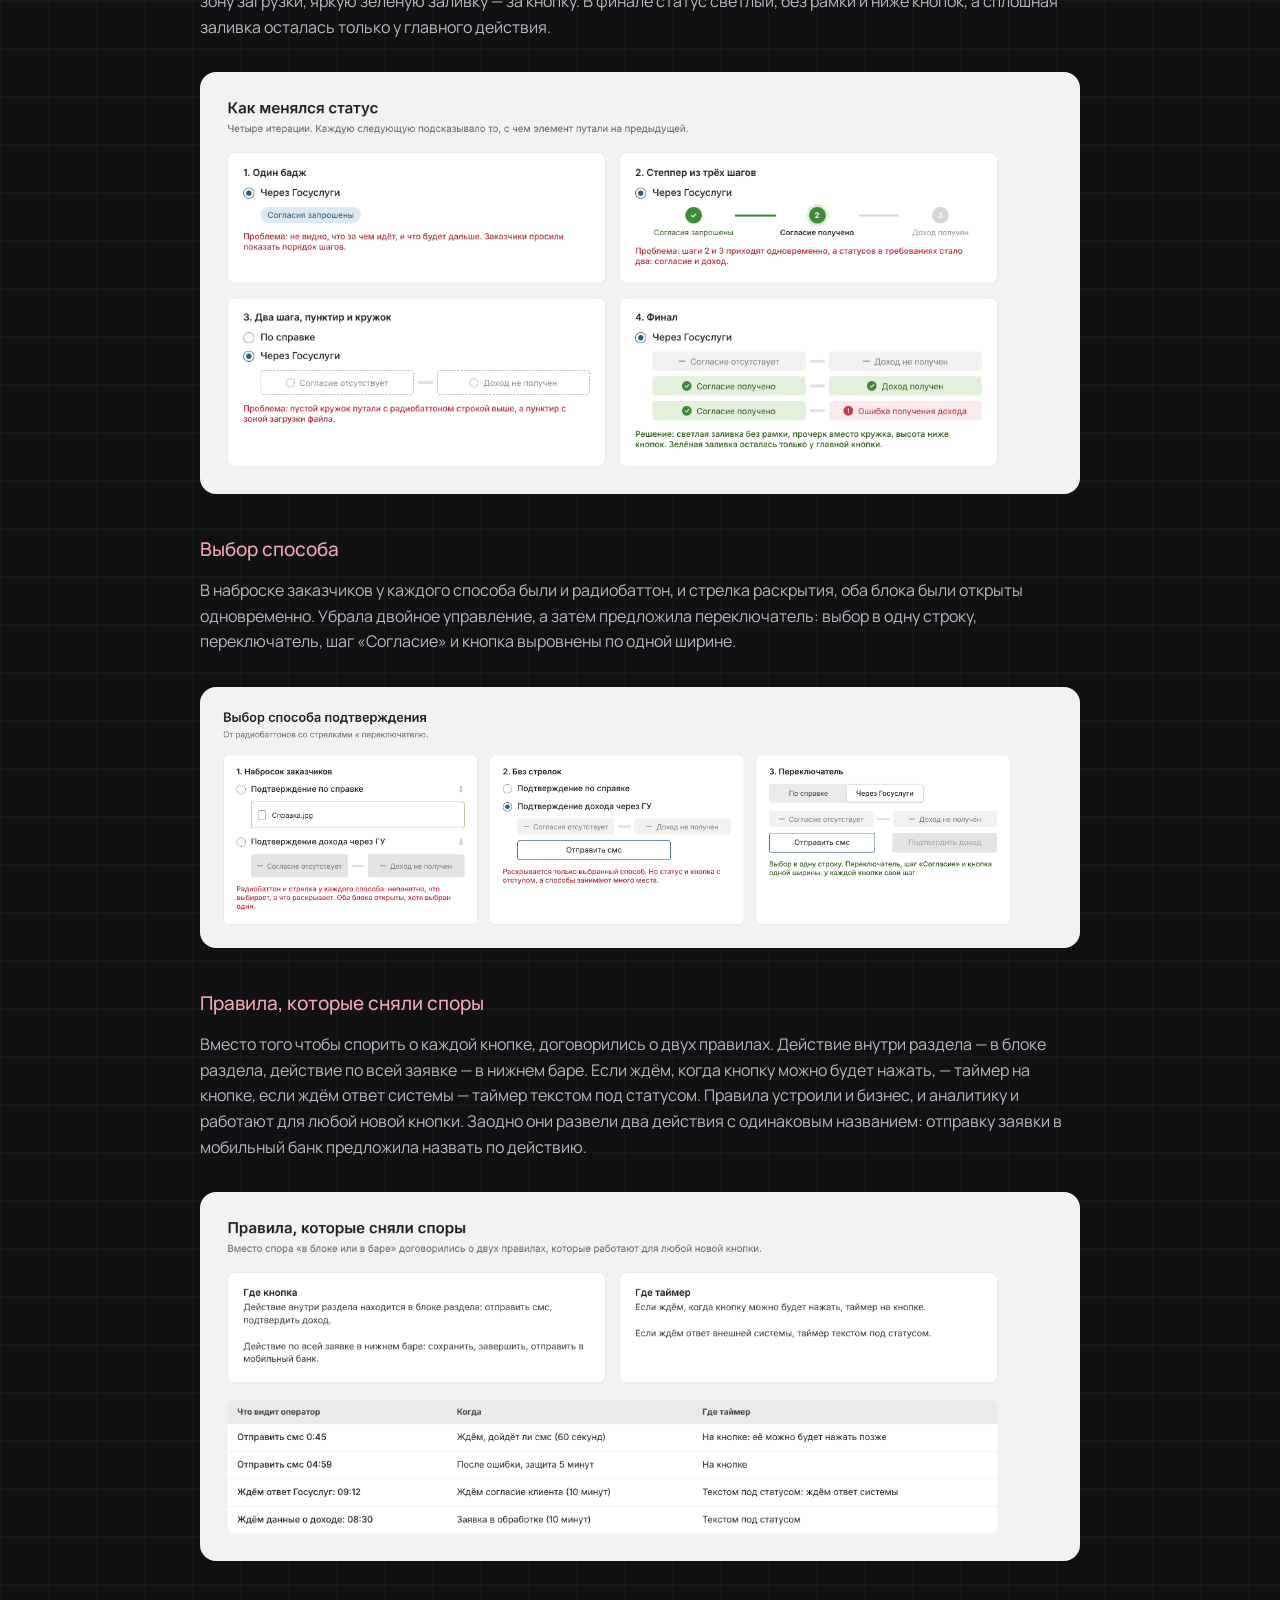
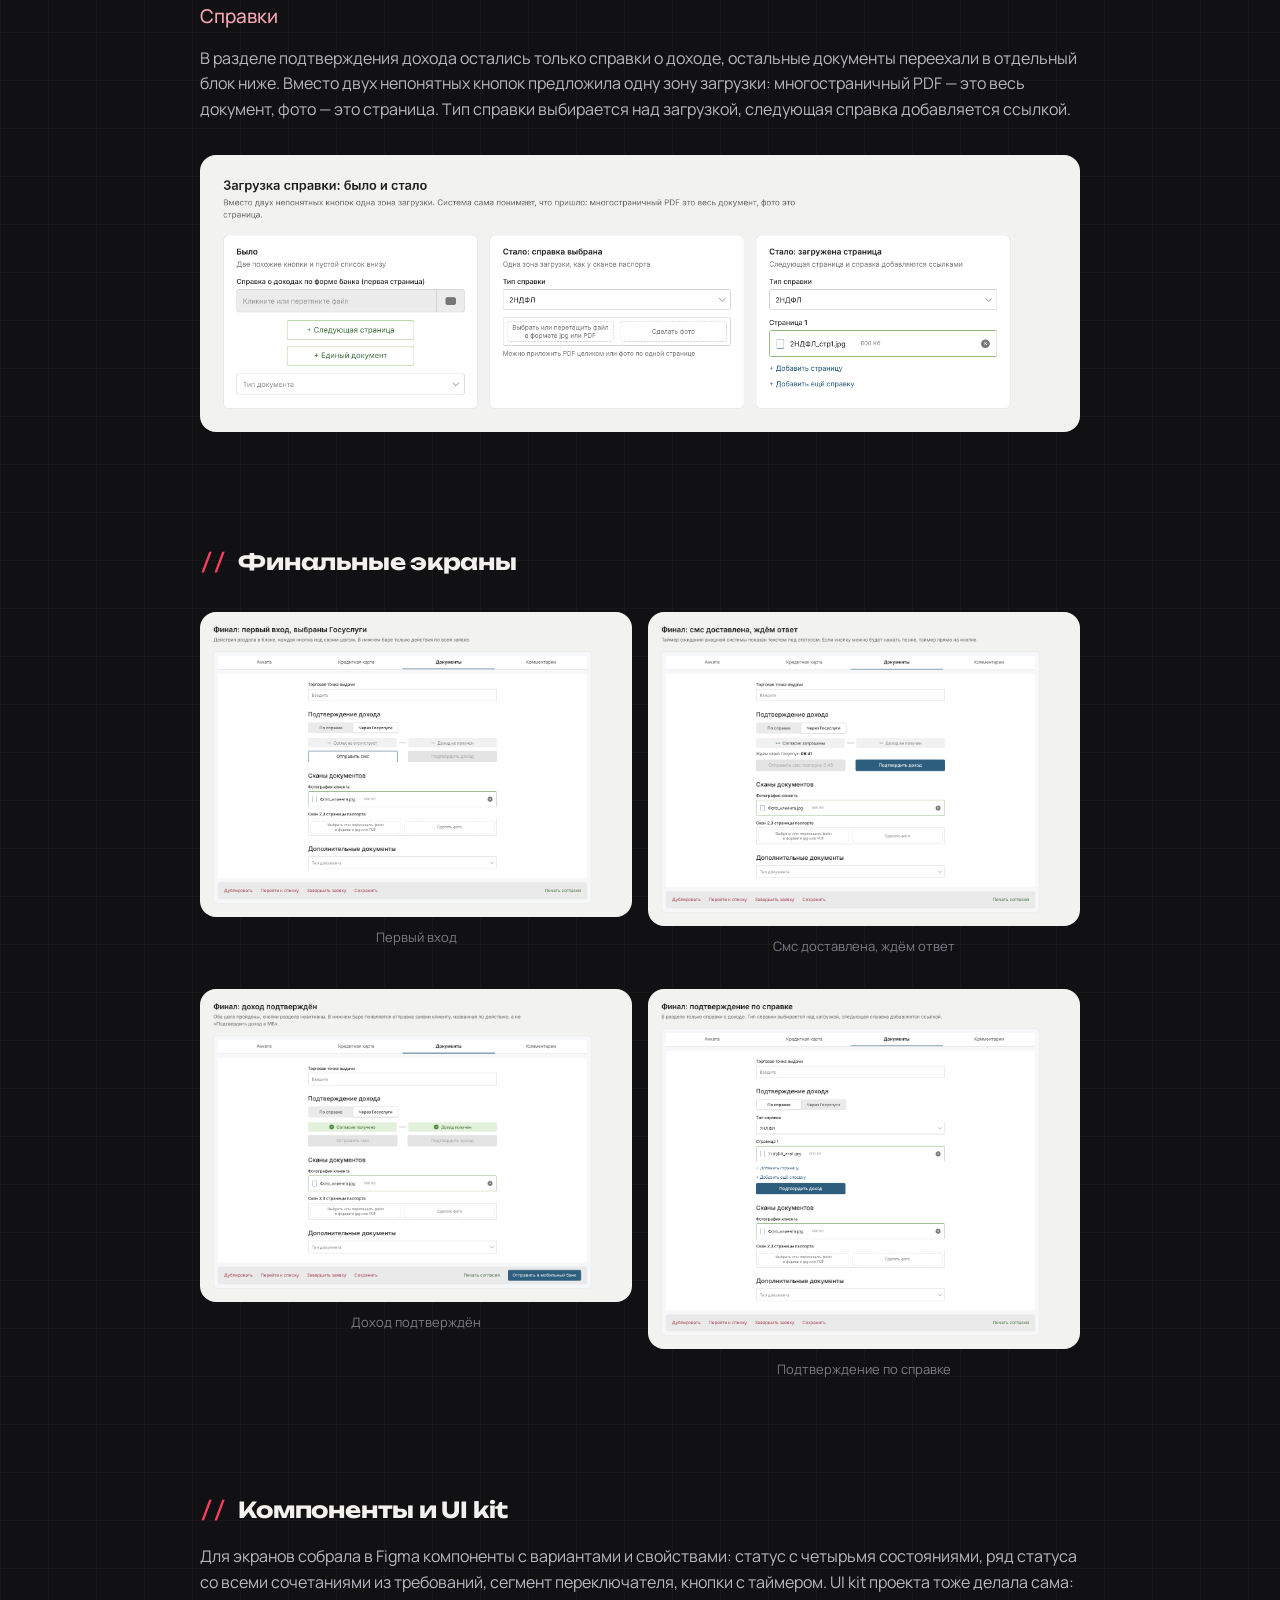
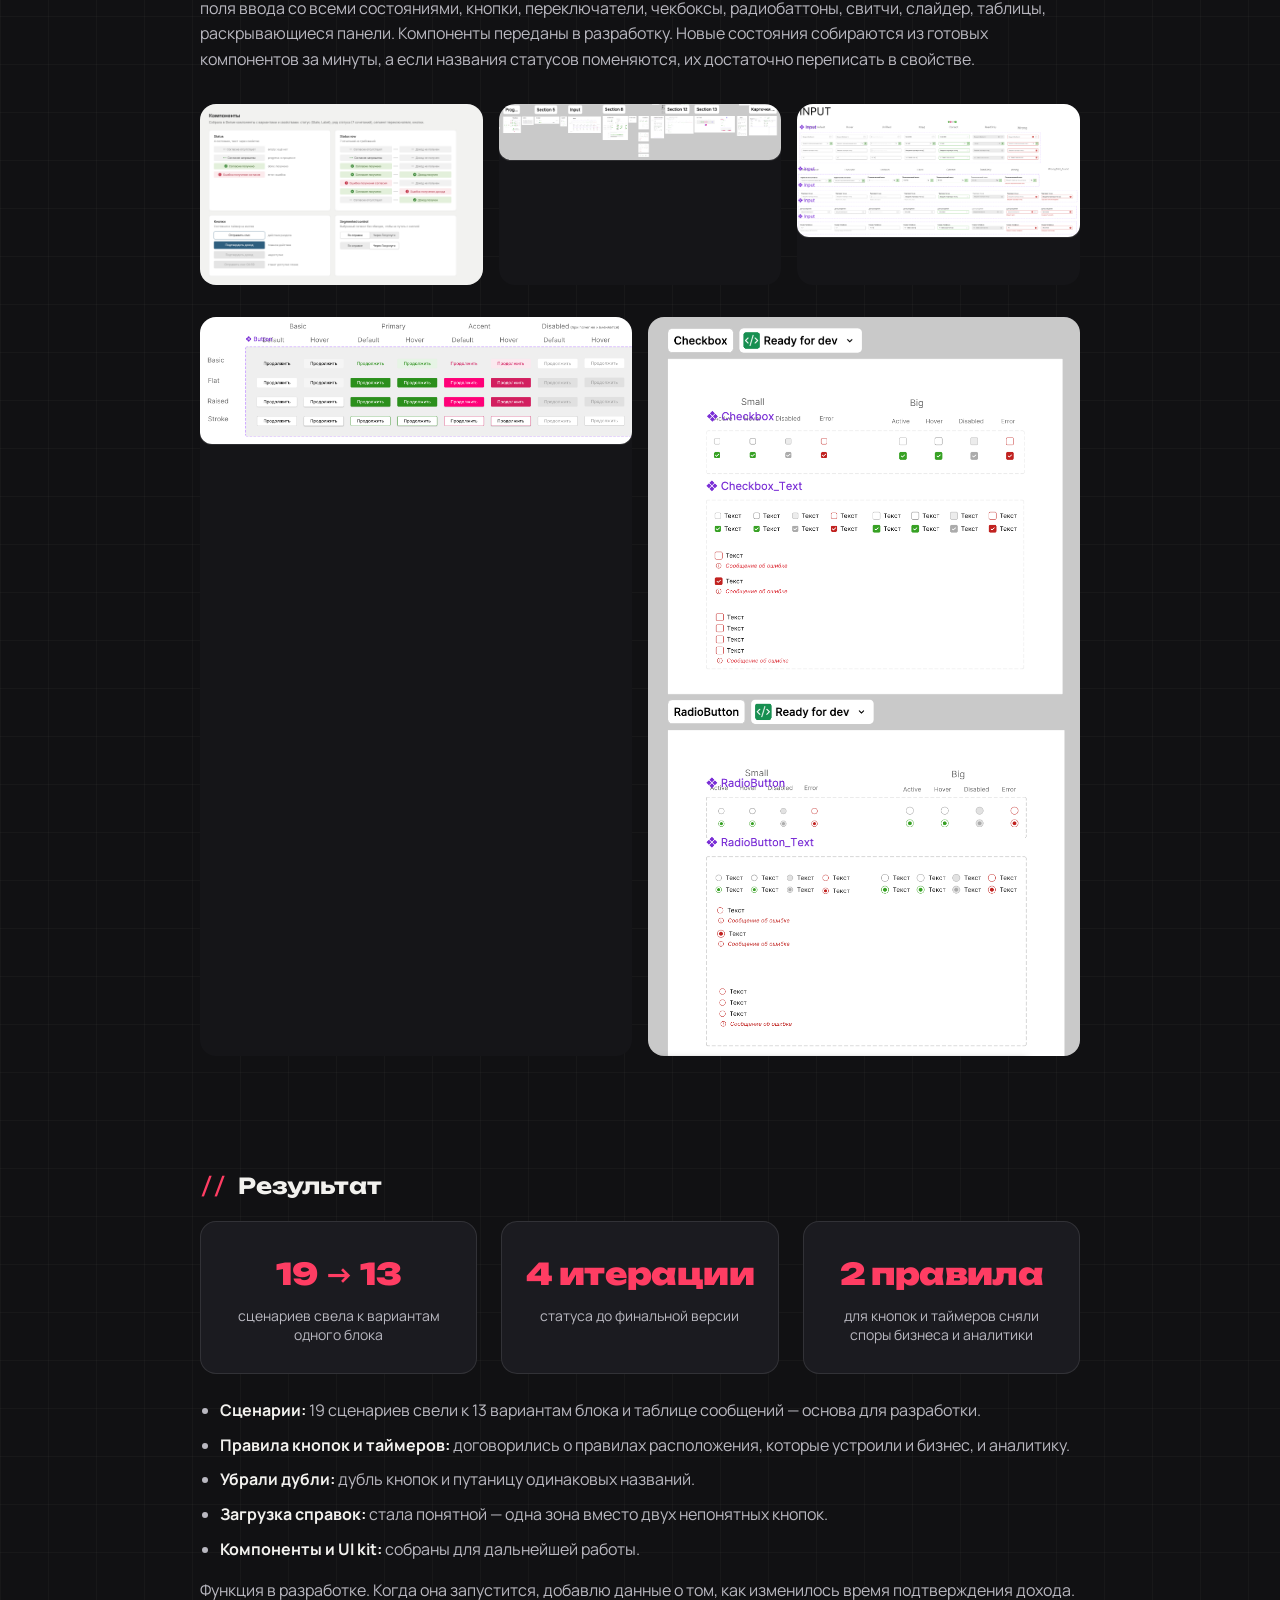
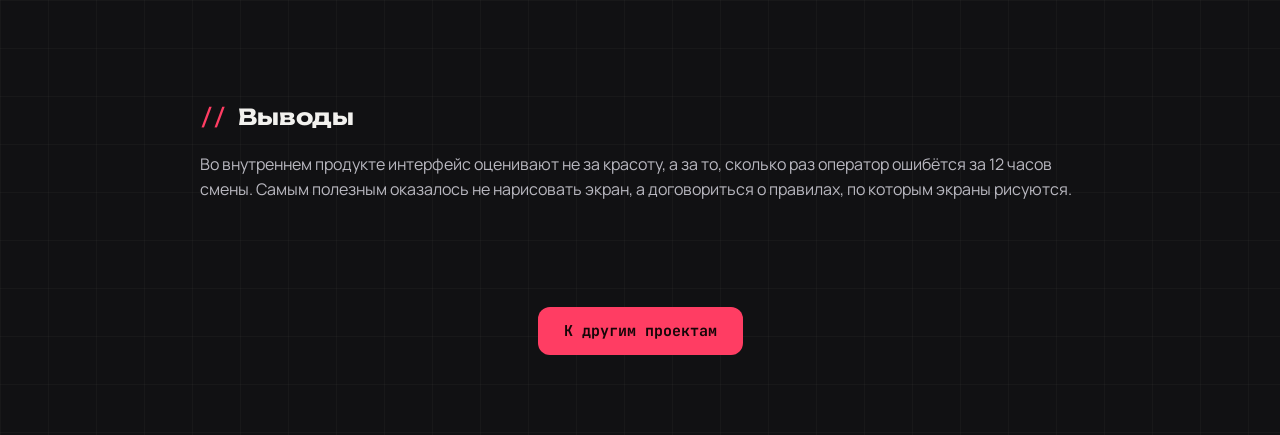
<file: projects/income-confirmation.html>
<!DOCTYPE html>
<html lang="ru">
<head>
<meta charset="UTF-8">
<meta name="viewport" content="width=device-width, initial-scale=1.0">
<title>Подтверждение дохода через Госуслуги — Вероника Харлова</title>
<meta name="description" content="Кейс: новый процесс подтверждения дохода через Госуслуги во внутренней системе банка — сценарии, состояния, интерфейс, компоненты и UI kit.">
<meta property="og:type" content="article">
<meta property="og:locale" content="ru_RU">
<meta property="og:site_name" content="Вероника Харлова — UX/UI дизайнер">
<meta property="og:title" content="Подтверждение дохода через Госуслуги — Вероника Харлова">
<meta property="og:description" content="Кейс: новый процесс подтверждения дохода через Госуслуги во внутренней системе банка — сценарии, состояния, интерфейс, компоненты и UI kit.">
<meta property="og:url" content="https://veronikakharlova.github.io/portfolio-site/projects/income-confirmation.html">
<meta property="og:image" content="https://veronikakharlova.github.io/portfolio-site/assets/cover-income.jpg">
<meta name="twitter:card" content="summary_large_image">

<link rel="preconnect" href="https://fonts.googleapis.com">
<link rel="preconnect" href="https://fonts.gstatic.com" crossorigin>
<link href="https://fonts.googleapis.com/css2?family=Manrope:wght@400;500;600;700&display=swap" rel="stylesheet">

<style>
  :root {
    --color-bg: #F6F6F7;
    --color-bg-alt: #EDEDF0;
    --color-text: #1C1C1F;
    --color-text-muted: #4A4A50;
    --color-text-faint: #929298;
    --color-accent: #7A2A38;
    --color-accent-bg: #EEEEF1;
    --color-accent-text: #3E3E44;
    --color-on-accent: #FFFFFF;
    --color-btn: #1C1C1F;
    --radius-pill: 999px;
    --radius-card: 18px;
    --max-width: 920px;
  }

  * { box-sizing: border-box; }

  html, body {
    margin: 0;
    padding: 0;
  }

  body {
    font-family: 'Manrope', -apple-system, BlinkMacSystemFont, sans-serif;
    background: var(--color-bg);
    color: var(--color-text);
    line-height: 1.6;
  }

  a { color: inherit; }
  img { max-width: 100%; display: block; border-radius: var(--radius-card); }

  .container {
    max-width: var(--max-width);
    margin: 0 auto;
    padding: 0 20px;
  }

  /* HEADER */
  .site-header {
    position: sticky;
    top: 0;
    z-index: 50;
    display: flex;
    align-items: center;
    justify-content: space-between;
    padding: 22px 48px;
    background: rgba(250, 250, 250, 0.85);
    backdrop-filter: blur(10px);
  }

  .site-header__name {
    font-size: 19px;
    font-weight: 500;
    letter-spacing: -0.01em;
    text-decoration: none;
  }

  .back-link {
    text-decoration: none;
    color: var(--color-text-muted);
    font-size: 15px;
    padding: 9px 16px;
    border-radius: var(--radius-pill);
    transition: background 0.15s ease;
  }

  .back-link:hover { background: #F0F0F1; }

  .case-hero__back {
    display: inline-block;
    margin-bottom: 20px;
  }

  /* CASE HERO */
  .case-hero {
    padding: 56px 0 40px;
  }

  .case-hero__meta {
    display: flex;
    gap: 8px;
    flex-wrap: wrap;
    margin-bottom: 20px;
  }

  .tag {
    display: inline-block;
    background: var(--color-accent-bg);
    color: var(--color-accent-text);
    font-size: 13px;
    font-weight: 500;
    padding: 6px 14px;
    border-radius: var(--radius-pill);
  }

  .case-hero__title {
    font-size: 36px;
    font-weight: 500;
    line-height: 1.2;
    margin: 0 0 16px;
    letter-spacing: -0.02em;
  }

  .case-hero__summary {
    font-size: 17px;
    color: var(--color-text-muted);
    margin: 0 0 32px;
    max-width: 620px;
  }

  /* PROJECT META GRID */
  .project-meta {
    display: grid;
    grid-template-columns: repeat(4, 1fr);
    gap: 24px;
    padding: 24px 0;
    border-top: 1px solid #ECECEE;
    border-bottom: 1px solid #ECECEE;
  }

  .project-meta__item-label {
    font-size: 13px;
    color: var(--color-text-faint);
    margin-bottom: 6px;
  }

  .project-meta__item-value {
    font-size: 15px;
    font-weight: 500;
    line-height: 1.4;
  }

  /* CASE SECTIONS */
  .case-section {
    padding: 40px 0;
  }

  .case-section__title {
    font-size: 22px;
    font-weight: 500;
    margin: 0 0 16px;
  }

  .case-section p {
    font-size: 16px;
    color: var(--color-text-muted);
    margin: 0 0 16px;
  }

  .case-image {
    margin: 32px 0;
    background: var(--color-bg-alt);
    border-radius: var(--radius-card);
    overflow: hidden;
  }

  .case-image img {
    border-radius: var(--radius-card);
  }

  .image-row {
    display: grid;
    grid-template-columns: repeat(2, 1fr);
    gap: 16px;
    margin: 32px 0;
  }

  .image-row--three {
    grid-template-columns: repeat(3, 1fr);
  }

  .image-row .case-image {
    margin: 0;
  }

  .image-caption {
    font-size: 13px;
    color: var(--color-text-faint);
    text-align: center;
    margin-top: 10px;
  }

  .case-section__subtitle {
    font-size: 19px;
    font-weight: 500;
    margin: 40px 0 14px;
  }

  /* BULLET LIST */
  .case-list {
    margin: 0 0 16px;
    padding-left: 20px;
    display: flex;
    flex-direction: column;
    gap: 10px;
  }

  .case-list li {
    font-size: 16px;
    color: var(--color-text-muted);
    line-height: 1.55;
  }

  .case-list strong {
    color: var(--color-text);
  }

  /* FOOTER NAV */
  .case-footer-nav {
    padding: 48px 0 80px;
    display: flex;
    justify-content: center;
  }

  .btn {
    text-decoration: none;
    display: inline-block;
    background: var(--color-btn);
    color: var(--color-on-accent);
    font-size: 15px;
    font-weight: 500;
    padding: 12px 26px;
    border-radius: var(--radius-pill);
  }

  .stat-grid {
    display: grid;
    grid-template-columns: repeat(3, 1fr);
    gap: 24px;
    margin: 8px 0 24px;
  }

  .stat-card {
    background: var(--color-bg-alt);
    border-radius: var(--radius-card);
    padding: 28px 20px;
    text-align: center;
  }

  .stat-card__number {
    font-size: 30px;
    font-weight: 600;
    color: var(--color-accent);
    letter-spacing: -0.02em;
    margin-bottom: 8px;
  }

  .stat-card__label {
    font-size: 14px;
    color: var(--color-text-muted);
    line-height: 1.4;
  }

  @media (max-width: 640px) {
    .stat-grid { grid-template-columns: 1fr; }
    .site-header, .container { padding-left: 20px; padding-right: 20px; }
    .case-hero__title { font-size: 28px; }
    .project-meta { grid-template-columns: repeat(2, 1fr); row-gap: 20px; }
    .image-row, .image-row--three { grid-template-columns: 1fr; }
  }
</style>
<link rel="stylesheet" href="../assets/theme-code.css">
<meta name="theme-color" content="#111113">
</head>
<body>

  <header class="site-header">
    <a href="../index.html" class="site-header__name">Вероника Харлова</a>
  </header>

  <div class="container">

    <section class="case-hero">
      <a href="../index.html#projects" class="back-link case-hero__back">← Все проекты</a>
      <div class="case-hero__meta">
        <span class="tag">NDA · Web</span>
        <span class="tag">В разработке</span>
        <span class="tag">Внутренний продукт</span>
        <span class="tag">Финтех</span>
        <span class="tag">Сложные состояния</span>
        <span class="tag">Работа с требованиями</span>
        <span class="tag">Дизайн-система</span>
      </div>
      <h1 class="case-hero__title">Подтверждение дохода через Госуслуги</h1>
      <p class="case-hero__summary">
        Новый процесс во внутренней системе банка для операторов колл-центра и отделений.
      </p>

      <div class="project-meta">
        <div>
          <div class="project-meta__item-label">Роль</div>
          <div class="project-meta__item-value">UX/UI дизайнер. Анализ требований, сценарии и состояния, интерфейс, компоненты, UI kit</div>
        </div>
        <div>
          <div class="project-meta__item-label">Команда</div>
          <div class="project-meta__item-value">Бизнес-заказчики, системный аналитик, разработка</div>
        </div>
        <div>
          <div class="project-meta__item-label">Сроки</div>
          <div class="project-meta__item-value">Сентябрь – ноябрь 2026</div>
        </div>
        <div>
          <div class="project-meta__item-label">Инструменты</div>
          <div class="project-meta__item-value">Figma</div>
        </div>
      </div>
    </section>

    <section class="case-section">
      <h2 class="case-section__title">Контекст</h2>
      <p>Операторы оформляют кредиты во внутренней системе банка, работая с ней по 8–12 часов в смену. Чтобы получить кредит с подтверждением дохода, клиенту приходилось приносить справки в офис. Задача — добавить подтверждение дохода через Госуслуги прямо во время звонка или визита и заодно навести порядок в загрузке справок.</p>
    </section>

    <section class="case-section">
      <h3 class="case-section__subtitle">Было</h3>
      <p>При разборе вкладки «Документы» нашлось четыре проблемы. Справки о доходе лежали в одном списке со всеми документами. Кнопки «+ Следующая страница» и «+ Единый документ» не понимали даже заказчики. Пустое поле «Тип документа» под загрузкой выглядело как незаполненное. А кнопка «Подтвердить доход» на самом деле отправляла заявку клиенту в мобильный банк, и новое действие получило бы то же название.</p>

      <div class="case-image">
        <img src="../income/01_bylo.png" alt="Вкладка «Документы» в старом виде с четырьмя отмеченными проблемами" loading="lazy">
      </div>

      <h3 class="case-section__subtitle">Задача и ограничения</h3>
      <p>Процесс новый для системы и зависит от внешних сервисов. Клиент даёт согласие на Госуслугах по ссылке из смс, банк запрашивает данные о доходе, ответ приходит до 10 минут, потом предложение пересчитывается. На каждом шаге возможны ошибки. Требования менялись по ходу, а у бизнеса и аналитики были разные взгляды на кнопки, недоступные действия и уведомления.</p>

      <div class="case-image">
        <img src="../income/02_process.png" alt="Схема процесса подтверждения через Госуслуги и его ограничения" loading="lazy">
      </div>
    </section>

    <section class="case-section">
      <h2 class="case-section__title">Процесс</h2>

      <h3 class="case-section__subtitle">От требований к состояниям</h3>
      <p>Собрала требования, матрицу проверок и список ошибок в одну таблицу из 19 сценариев. Оказалось, что по внешнему виду они сводятся к 13 вариантам блока: многие ситуации отличаются только сообщением. Для разработки это одна понятная карта вместо нескольких документов.</p>

      <div class="case-image">
        <img src="../income/03_scenarii.png" alt="Таблица 19 сценариев подтверждения дохода" loading="lazy">
      </div>
      <div class="case-image">
        <img src="../income/04_bloki_A-M.png" alt="13 вариантов блока, к которым свелись 19 сценариев" loading="lazy">
      </div>

      <h3 class="case-section__subtitle">Статус: четыре итерации</h3>
      <p>Статус прошёл путь от одного баджа до двух шагов — «согласие» и «доход». Каждую следующую версию подсказывало то, с чем элемент путали на предыдущей: пустой кружок принимали за радиобаттон, пунктир — за зону загрузки, яркую зелёную заливку — за кнопку. В финале статус светлый, без рамки и ниже кнопок, а сплошная заливка осталась только у главного действия.</p>

      <div class="case-image">
        <img src="../income/05_iteracii_statusa.png" alt="Четыре итерации статуса подтверждения" loading="lazy">
      </div>

      <h3 class="case-section__subtitle">Выбор способа</h3>
      <p>В наброске заказчиков у каждого способа были и радиобаттон, и стрелка раскрытия, оба блока были открыты одновременно. Убрала двойное управление, а затем предложила переключатель: выбор в одну строку, переключатель, шаг «Согласие» и кнопка выровнены по одной ширине.</p>

      <div class="case-image">
        <img src="../income/06_vybor_sposoba.png" alt="От радиобаттонов с раскрытием к единому переключателю способа" loading="lazy">
      </div>

      <h3 class="case-section__subtitle">Правила, которые сняли споры</h3>
      <p>Вместо того чтобы спорить о каждой кнопке, договорились о двух правилах. Действие внутри раздела — в блоке раздела, действие по всей заявке — в нижнем баре. Если ждём, когда кнопку можно будет нажать, — таймер на кнопке, если ждём ответ системы — таймер текстом под статусом. Правила устроили и бизнес, и аналитику и работают для любой новой кнопки. Заодно они развели два действия с одинаковым названием: отправку заявки в мобильный банк предложила назвать по действию.</p>

      <div class="case-image">
        <img src="../income/12_pravila.png" alt="Правила расположения кнопок и таймеров" loading="lazy">
      </div>

      <h3 class="case-section__subtitle">Справки</h3>
      <p>В разделе подтверждения дохода остались только справки о доходе, остальные документы переехали в отдельный блок ниже. Вместо двух непонятных кнопок предложила одну зону загрузки: многостраничный PDF — это весь документ, фото — это страница. Тип справки выбирается над загрузкой, следующая справка добавляется ссылкой.</p>

      <div class="case-image">
        <img src="../income/13_zagruzka_spravki.png" alt="Загрузка справки: было и стало" loading="lazy">
      </div>
    </section>

    <section class="case-section">
      <h2 class="case-section__title">Финальные экраны</h2>

      <div class="image-row">
        <div>
          <div class="case-image">
            <img src="../income/07_final_pervyy_vhod.png" alt="Финальный экран: первый вход в подтверждение дохода" loading="lazy">
          </div>
          <div class="image-caption">Первый вход</div>
        </div>
        <div>
          <div class="case-image">
            <img src="../income/08_final_ozhidanie.png" alt="Финальный экран: смс доставлена, ожидание ответа" loading="lazy">
          </div>
          <div class="image-caption">Смс доставлена, ждём ответ</div>
        </div>
      </div>

      <div class="image-row">
        <div>
          <div class="case-image">
            <img src="../income/09_final_dohod_poluchen.png" alt="Финальный экран: доход подтверждён" loading="lazy">
          </div>
          <div class="image-caption">Доход подтверждён</div>
        </div>
        <div>
          <div class="case-image">
            <img src="../income/10_final_spravka.png" alt="Финальный экран: подтверждение по справке" loading="lazy">
          </div>
          <div class="image-caption">Подтверждение по справке</div>
        </div>
      </div>
    </section>

    <section class="case-section">
      <h2 class="case-section__title">Компоненты и UI kit</h2>
      <p>Для экранов собрала в Figma компоненты с вариантами и свойствами: статус с четырьмя состояниями, ряд статуса со всеми сочетаниями из требований, сегмент переключателя, кнопки с таймером. UI kit проекта тоже делала сама: поля ввода со всеми состояниями, кнопки, переключатели, чекбоксы, радиобаттоны, свитчи, слайдер, таблицы, раскрывающиеся панели. Компоненты переданы в разработку. Новые состояния собираются из готовых компонентов за минуты, а если названия статусов поменяются, их достаточно переписать в свойстве.</p>

      <div class="image-row image-row--three">
        <div class="case-image">
          <img src="../income/11_komponenty.png" alt="Компоненты: статус, ряд статуса, кнопки, переключатель" loading="lazy">
        </div>
        <div class="case-image">
          <img src="../income/14_ui_kit_obzor.png" alt="Общий вид UI kit проекта" loading="lazy">
        </div>
        <div class="case-image">
          <img src="../income/15_ui_kit_input.png" alt="Поля ввода UI kit во всех состояниях" loading="lazy">
        </div>
      </div>
      <div class="image-row">
        <div class="case-image">
          <img src="../income/16_ui_kit_buttons.png" alt="Кнопки UI kit" loading="lazy">
        </div>
        <div class="case-image">
          <img src="../income/17_ui_kit_checkbox_radio.png" alt="Чекбоксы и радиобаттоны UI kit" loading="lazy">
        </div>
      </div>
    </section>

    <section class="case-section">
      <h2 class="case-section__title">Результат</h2>
      <div class="stat-grid">
        <div class="stat-card">
          <div class="stat-card__number">19 → 13</div>
          <div class="stat-card__label">сценариев свела к вариантам одного блока</div>
        </div>
        <div class="stat-card">
          <div class="stat-card__number">4 итерации</div>
          <div class="stat-card__label">статуса до финальной версии</div>
        </div>
        <div class="stat-card">
          <div class="stat-card__number">2 правила</div>
          <div class="stat-card__label">для кнопок и таймеров сняли споры бизнеса и аналитики</div>
        </div>
      </div>
      <ul class="case-list">
        <li><strong>Сценарии:</strong> 19 сценариев свели к 13 вариантам блока и таблице сообщений — основа для разработки.</li>
        <li><strong>Правила кнопок и таймеров:</strong> договорились о правилах расположения, которые устроили и бизнес, и аналитику.</li>
        <li><strong>Убрали дубли:</strong> дубль кнопок и путаницу одинаковых названий.</li>
        <li><strong>Загрузка справок:</strong> стала понятной — одна зона вместо двух непонятных кнопок.</li>
        <li><strong>Компоненты и UI kit:</strong> собраны для дальнейшей работы.</li>
      </ul>
      <p>Функция в разработке. Когда она запустится, добавлю данные о том, как изменилось время подтверждения дохода.</p>
    </section>

    <section class="case-section">
      <h2 class="case-section__title">Выводы</h2>
      <p>Во внутреннем продукте интерфейс оценивают не за красоту, а за то, сколько раз оператор ошибётся за 12 часов смены. Самым полезным оказалось не нарисовать экран, а договориться о правилах, по которым экраны рисуются.</p>
    </section>

    <div class="case-footer-nav">
      <a href="../index.html#projects" class="btn">К другим проектам</a>
    </div>

  </div>

  <script src="../assets/lightbox.js" defer></script>
</body>
</html>
</file>
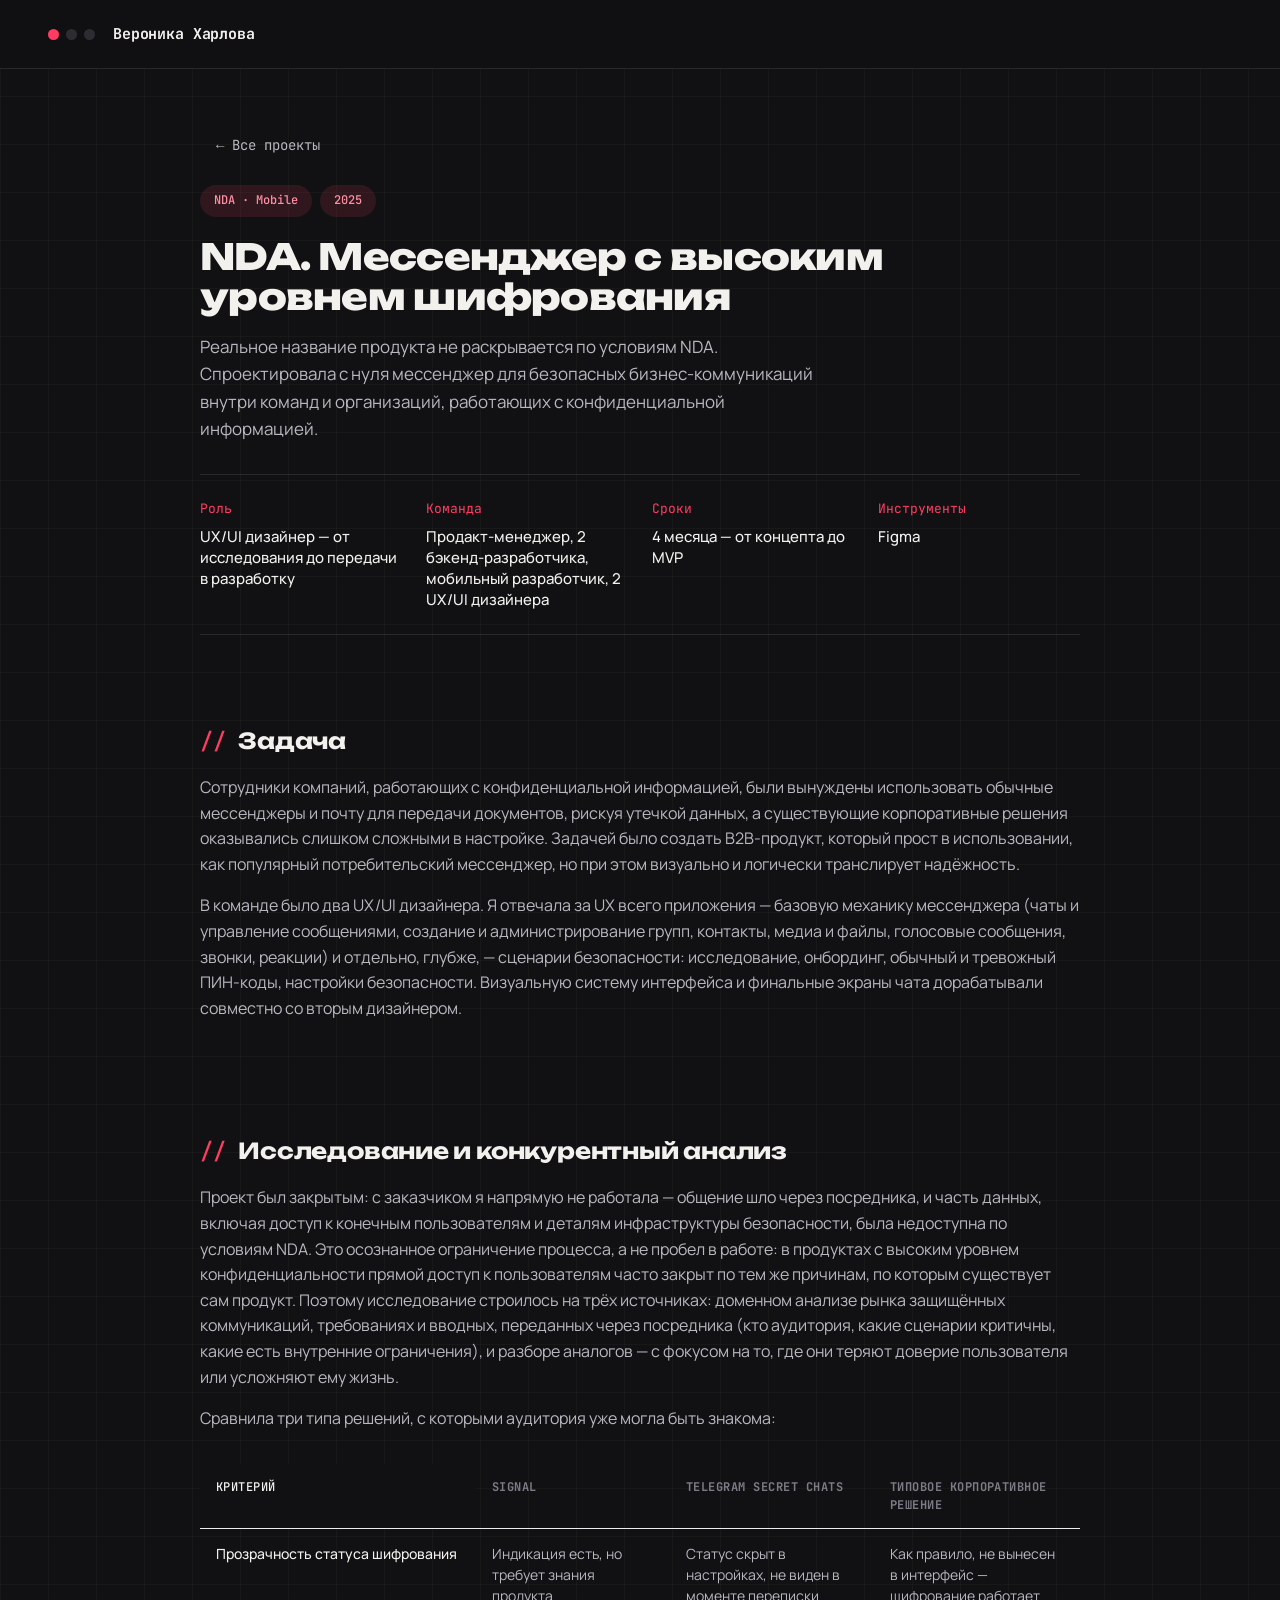
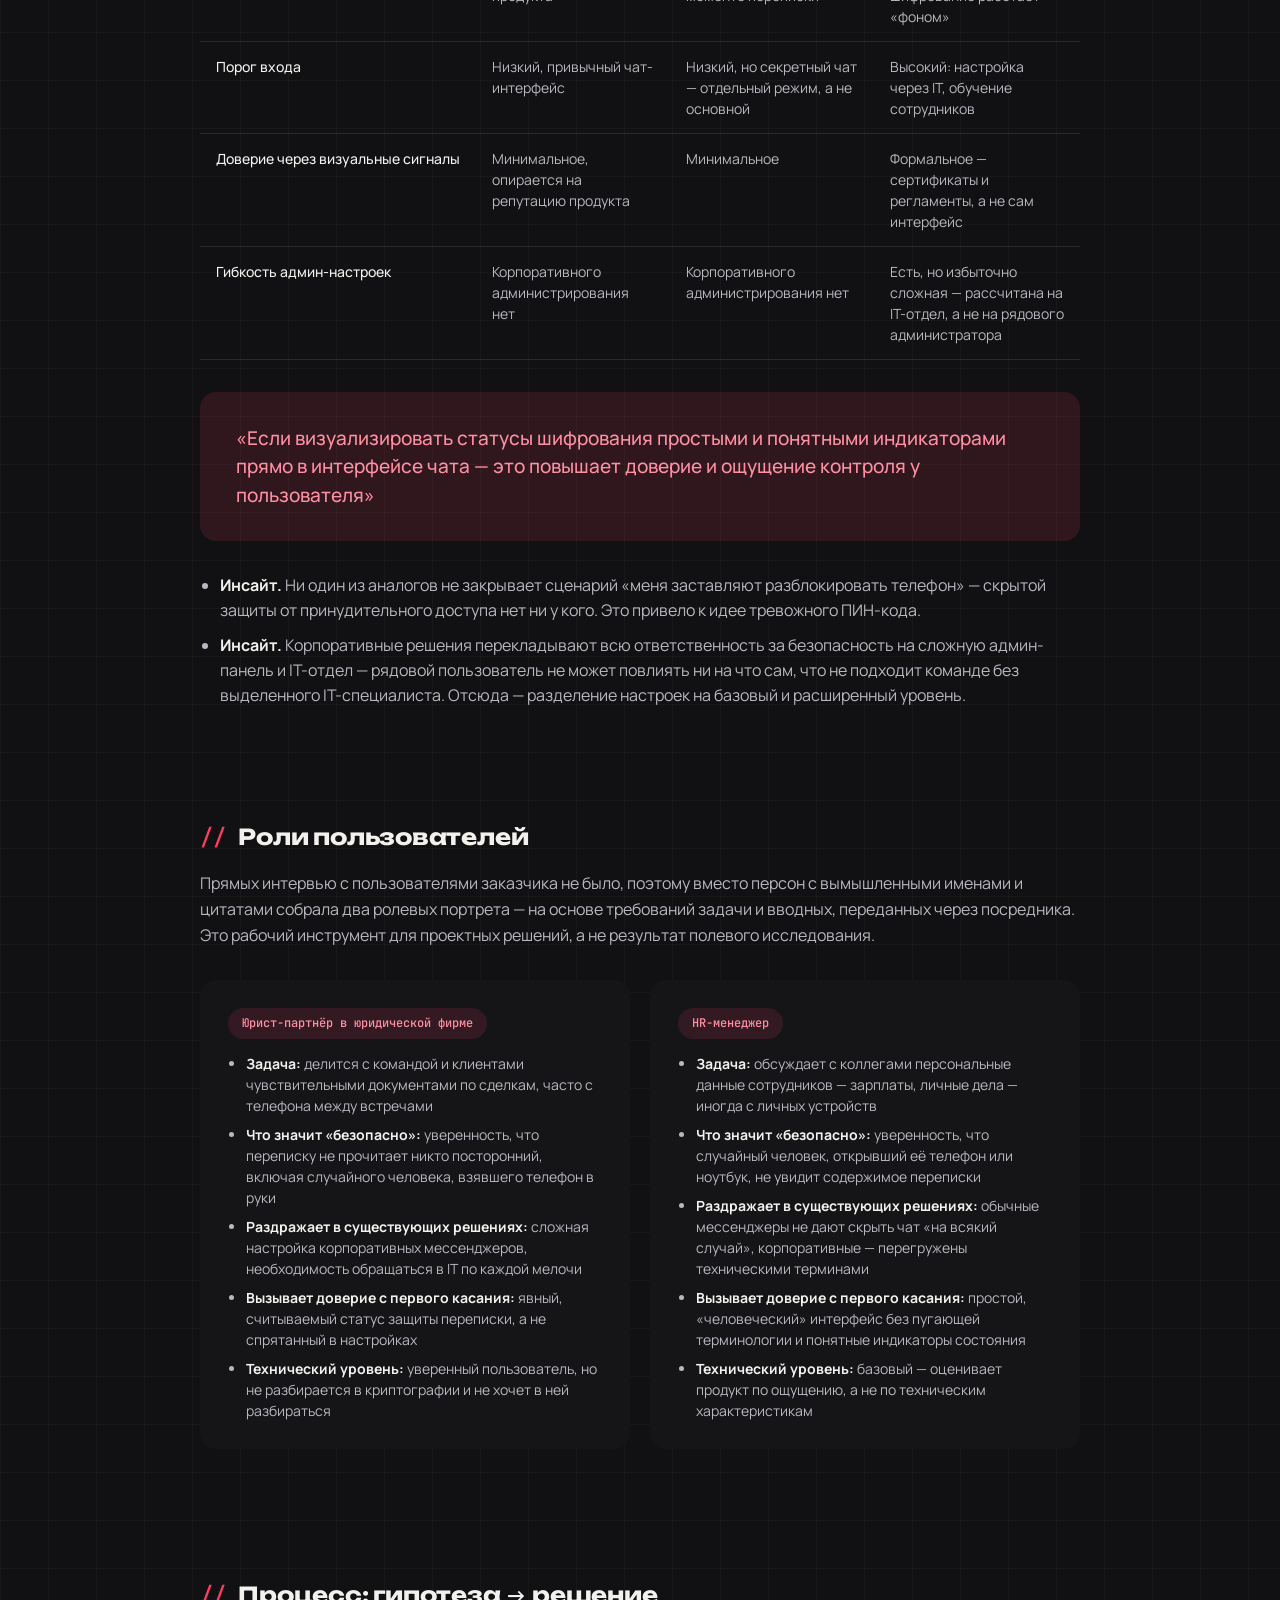
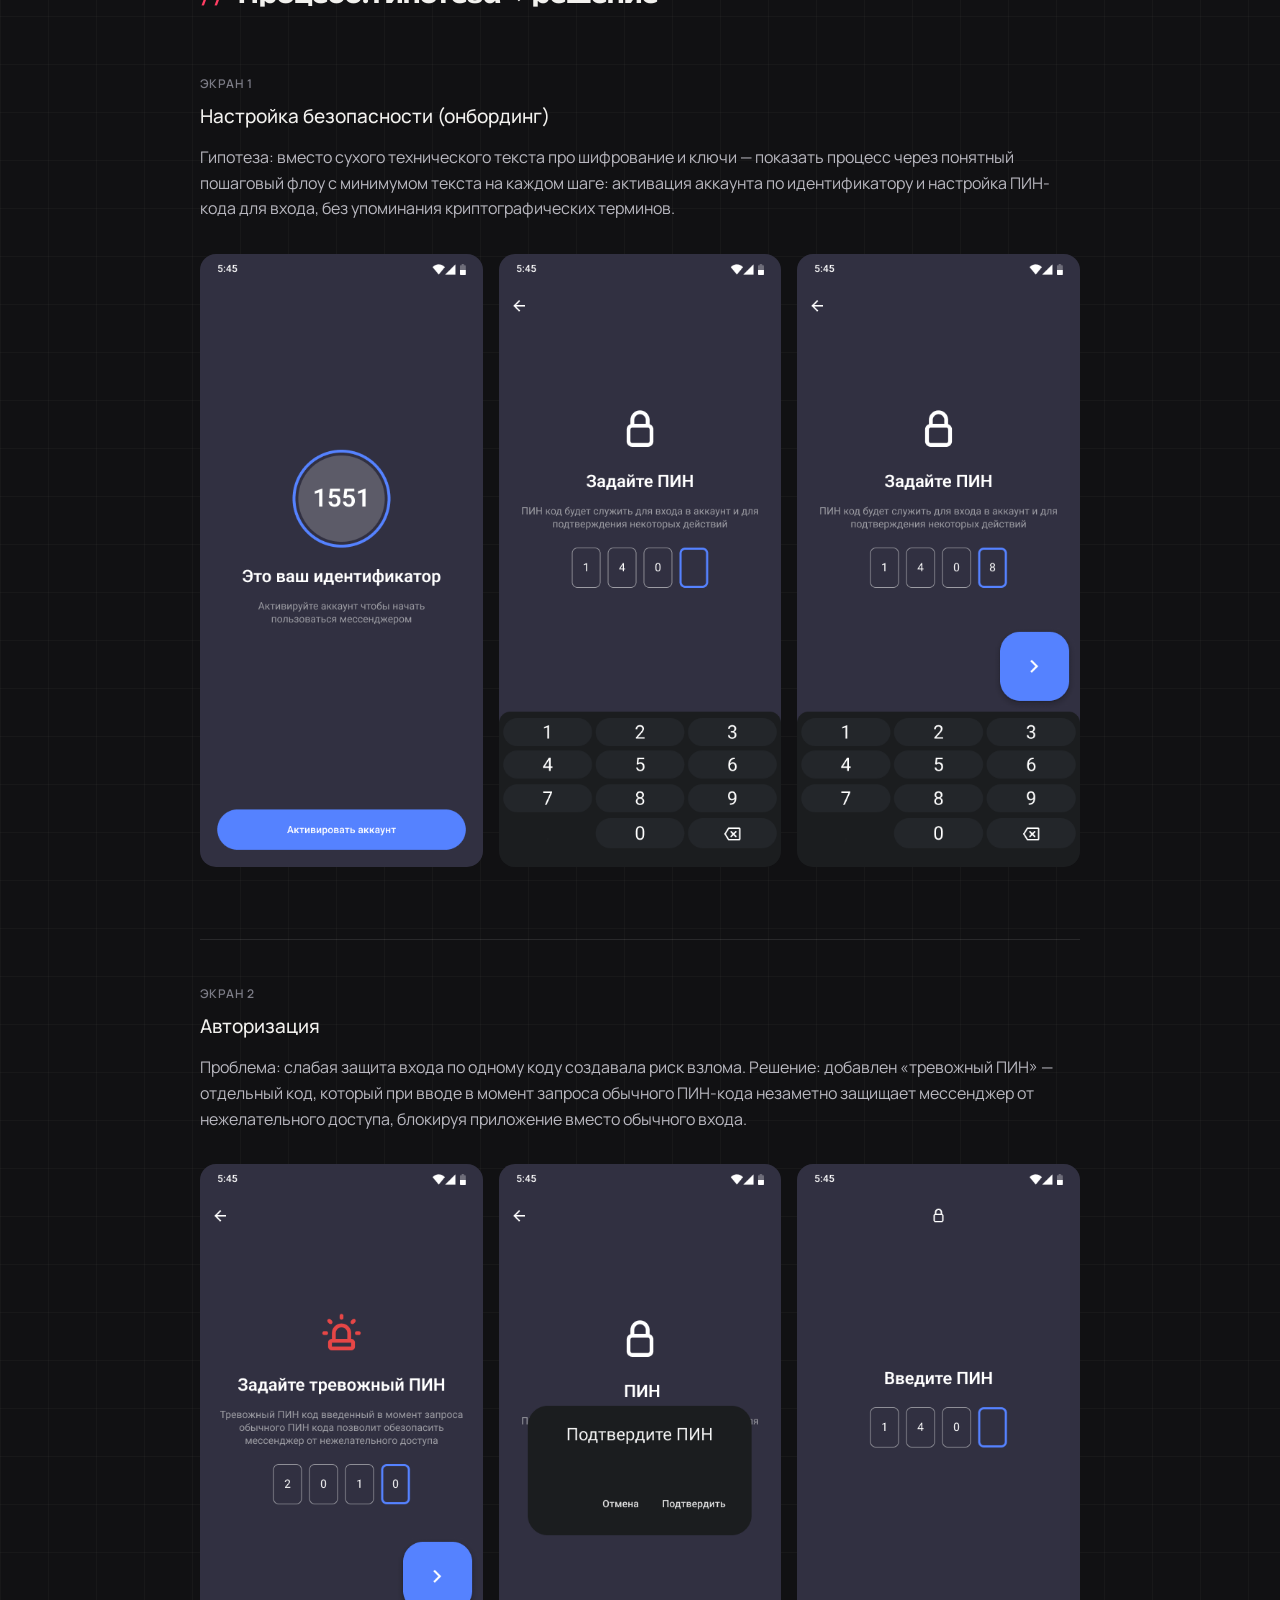
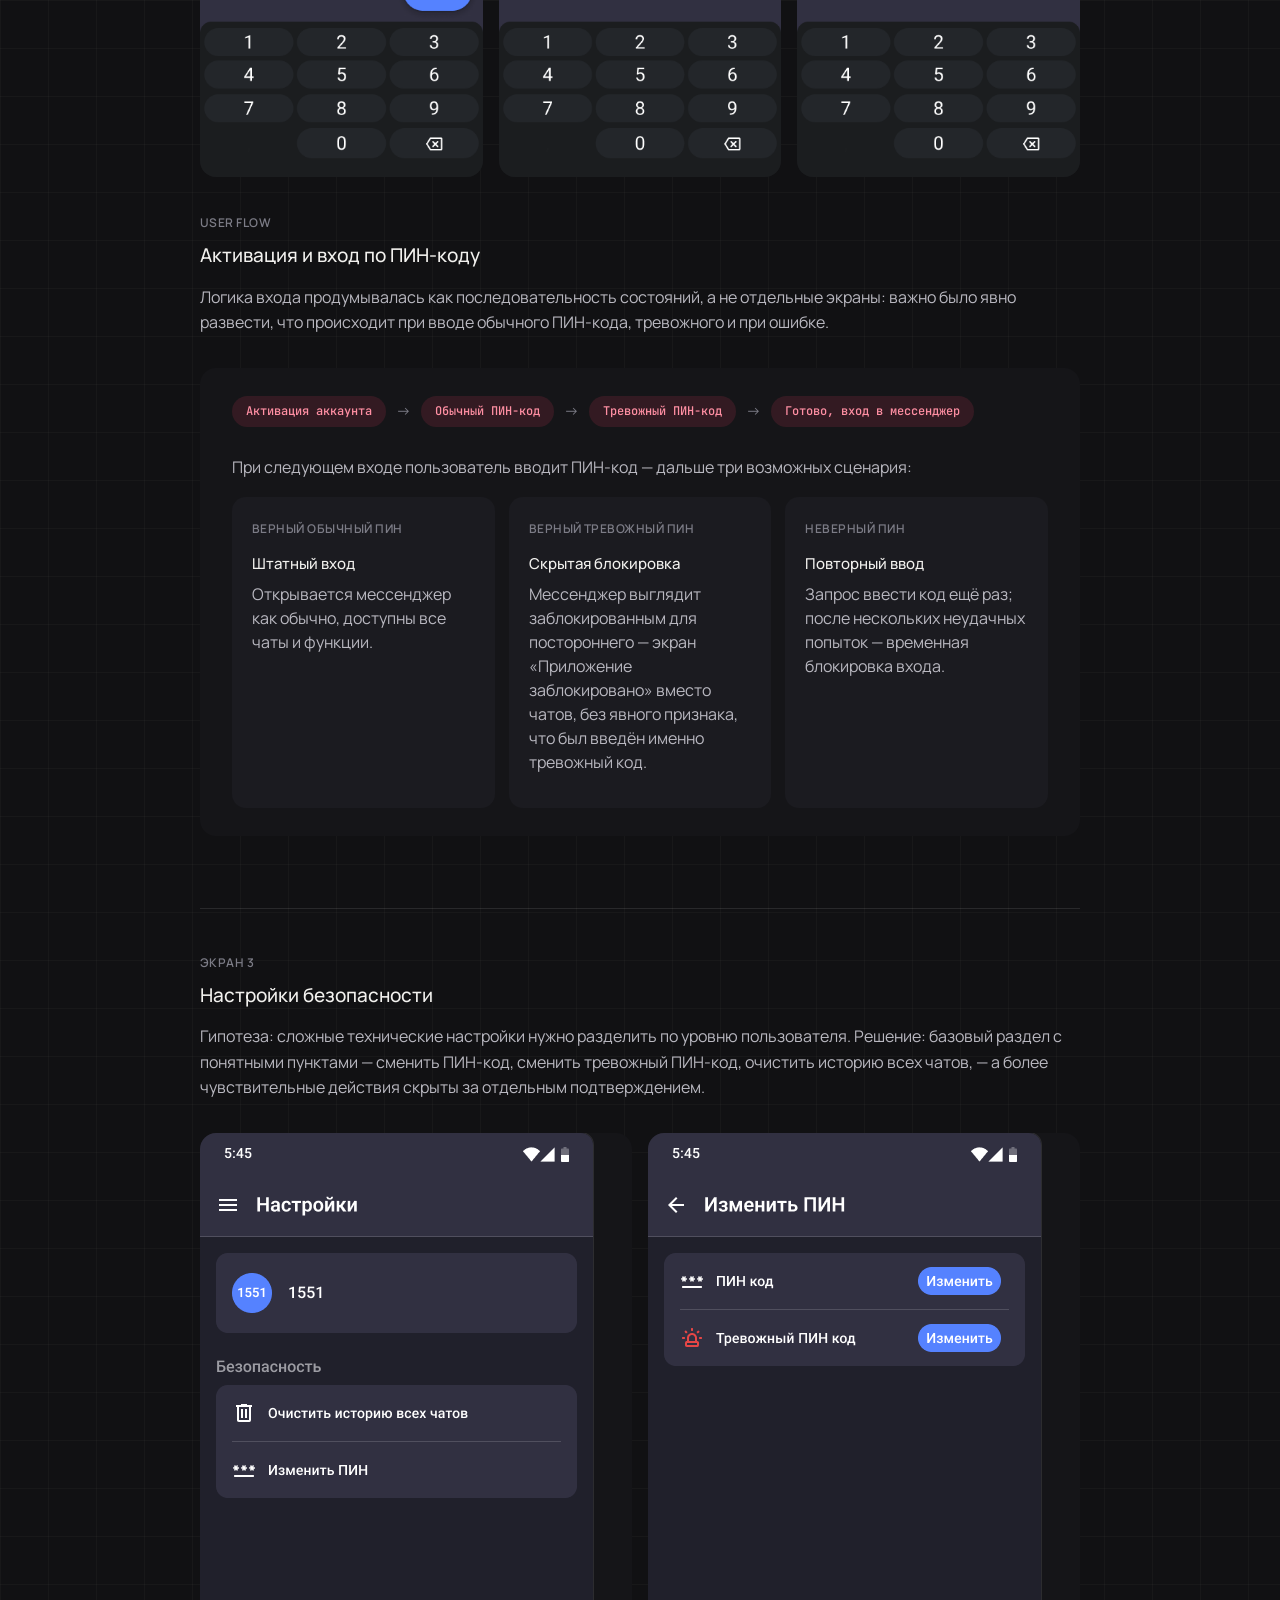
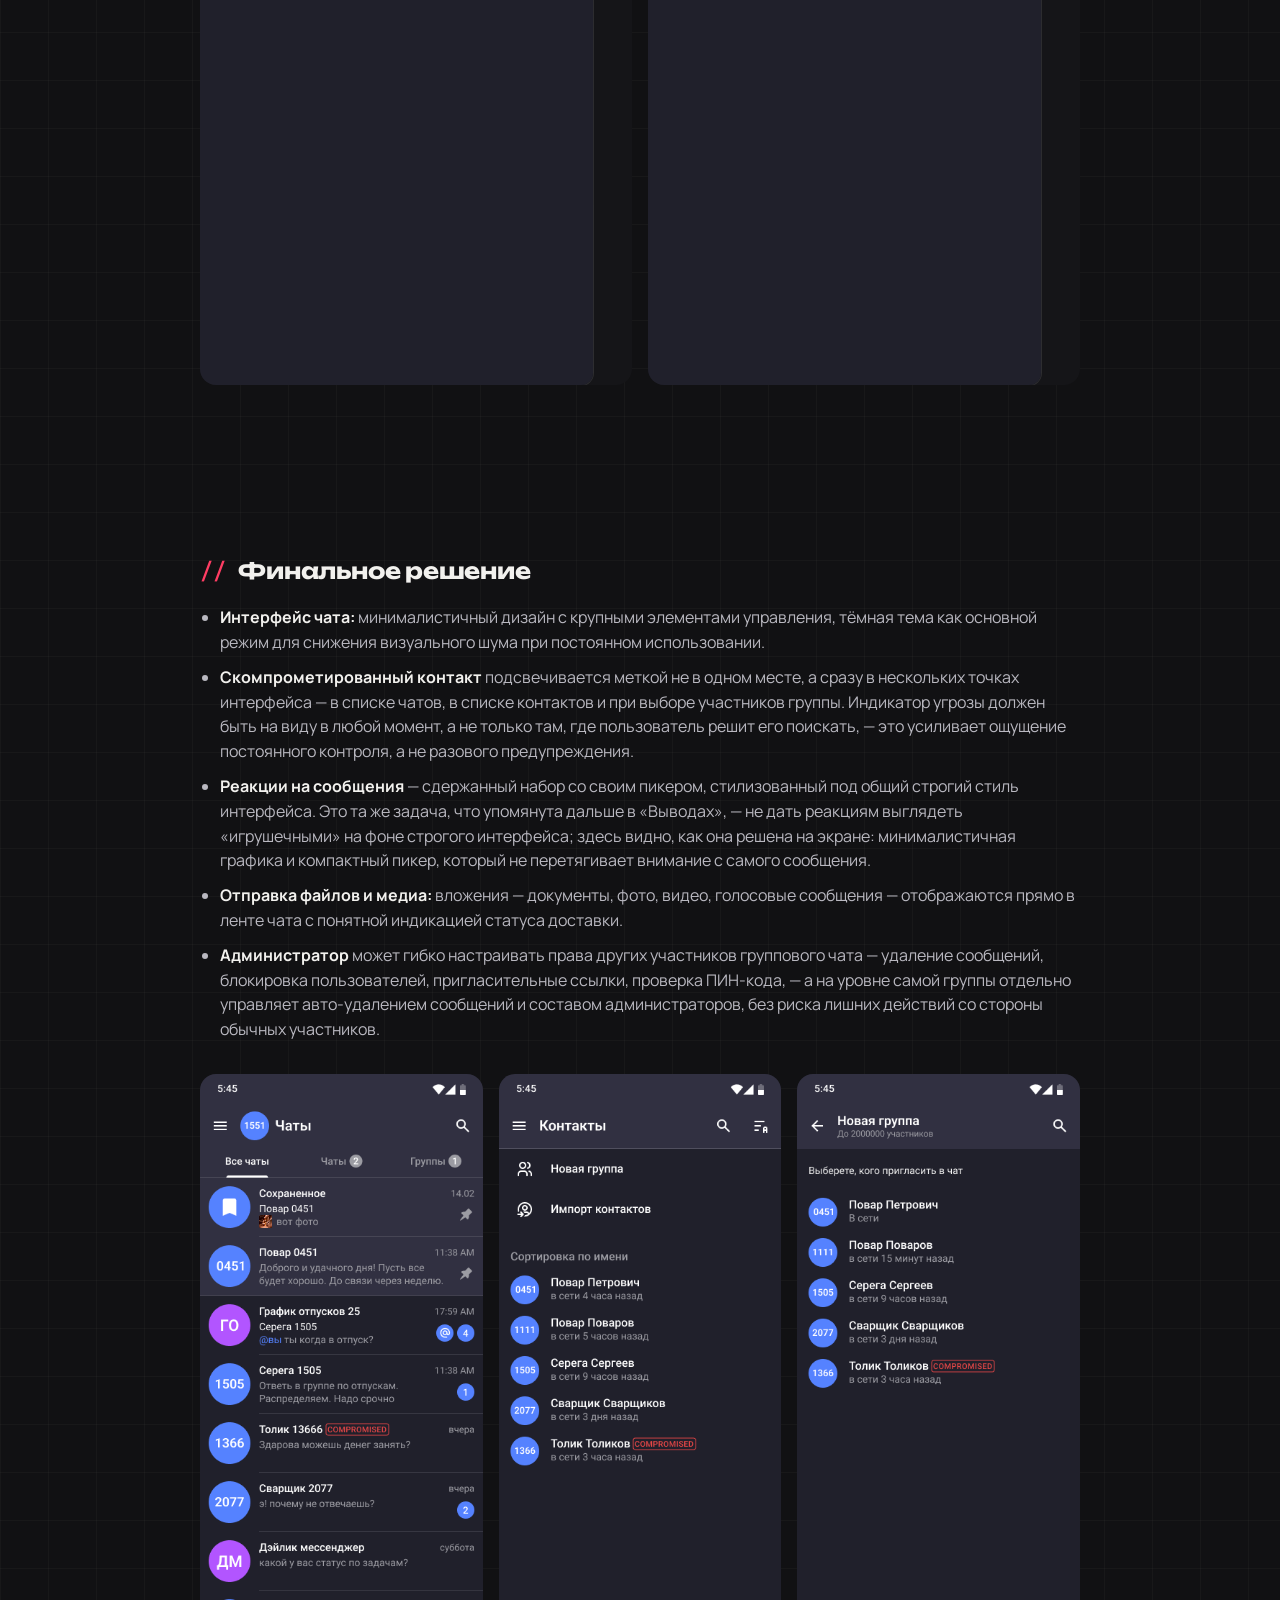
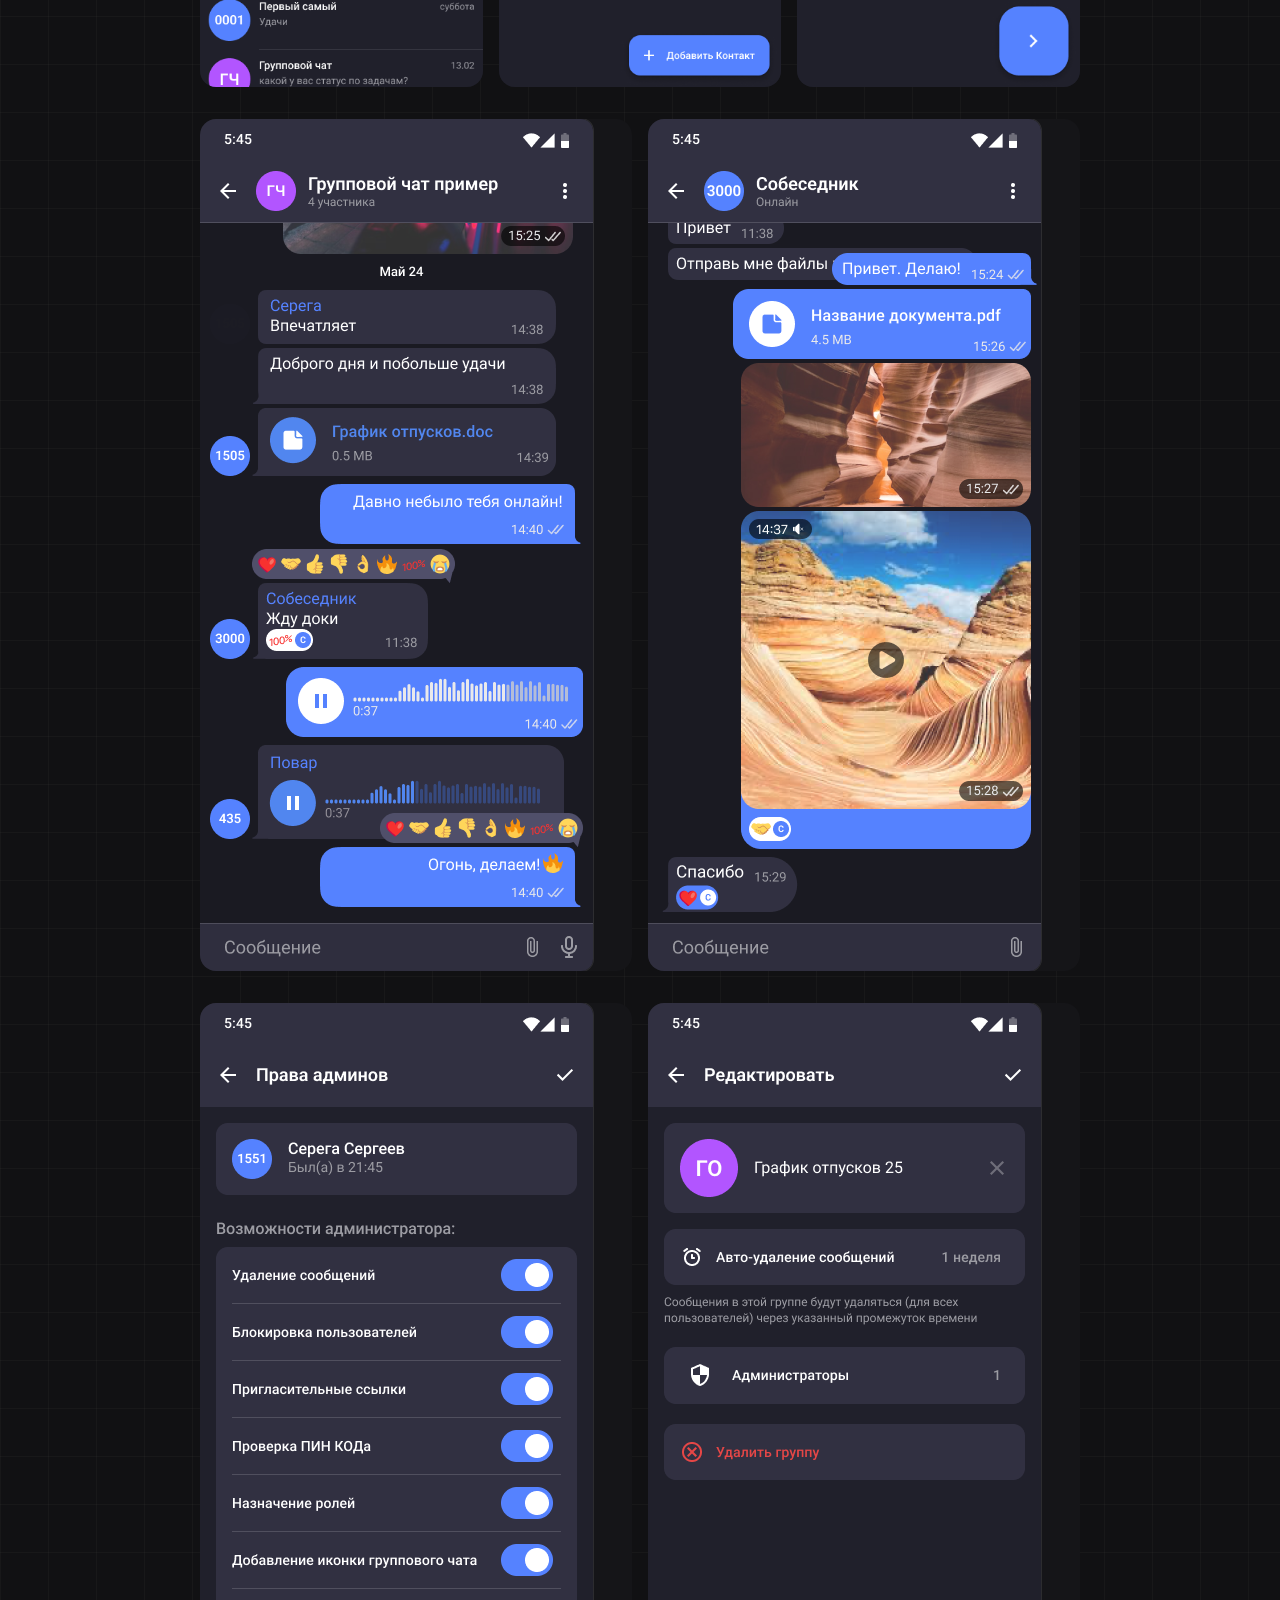
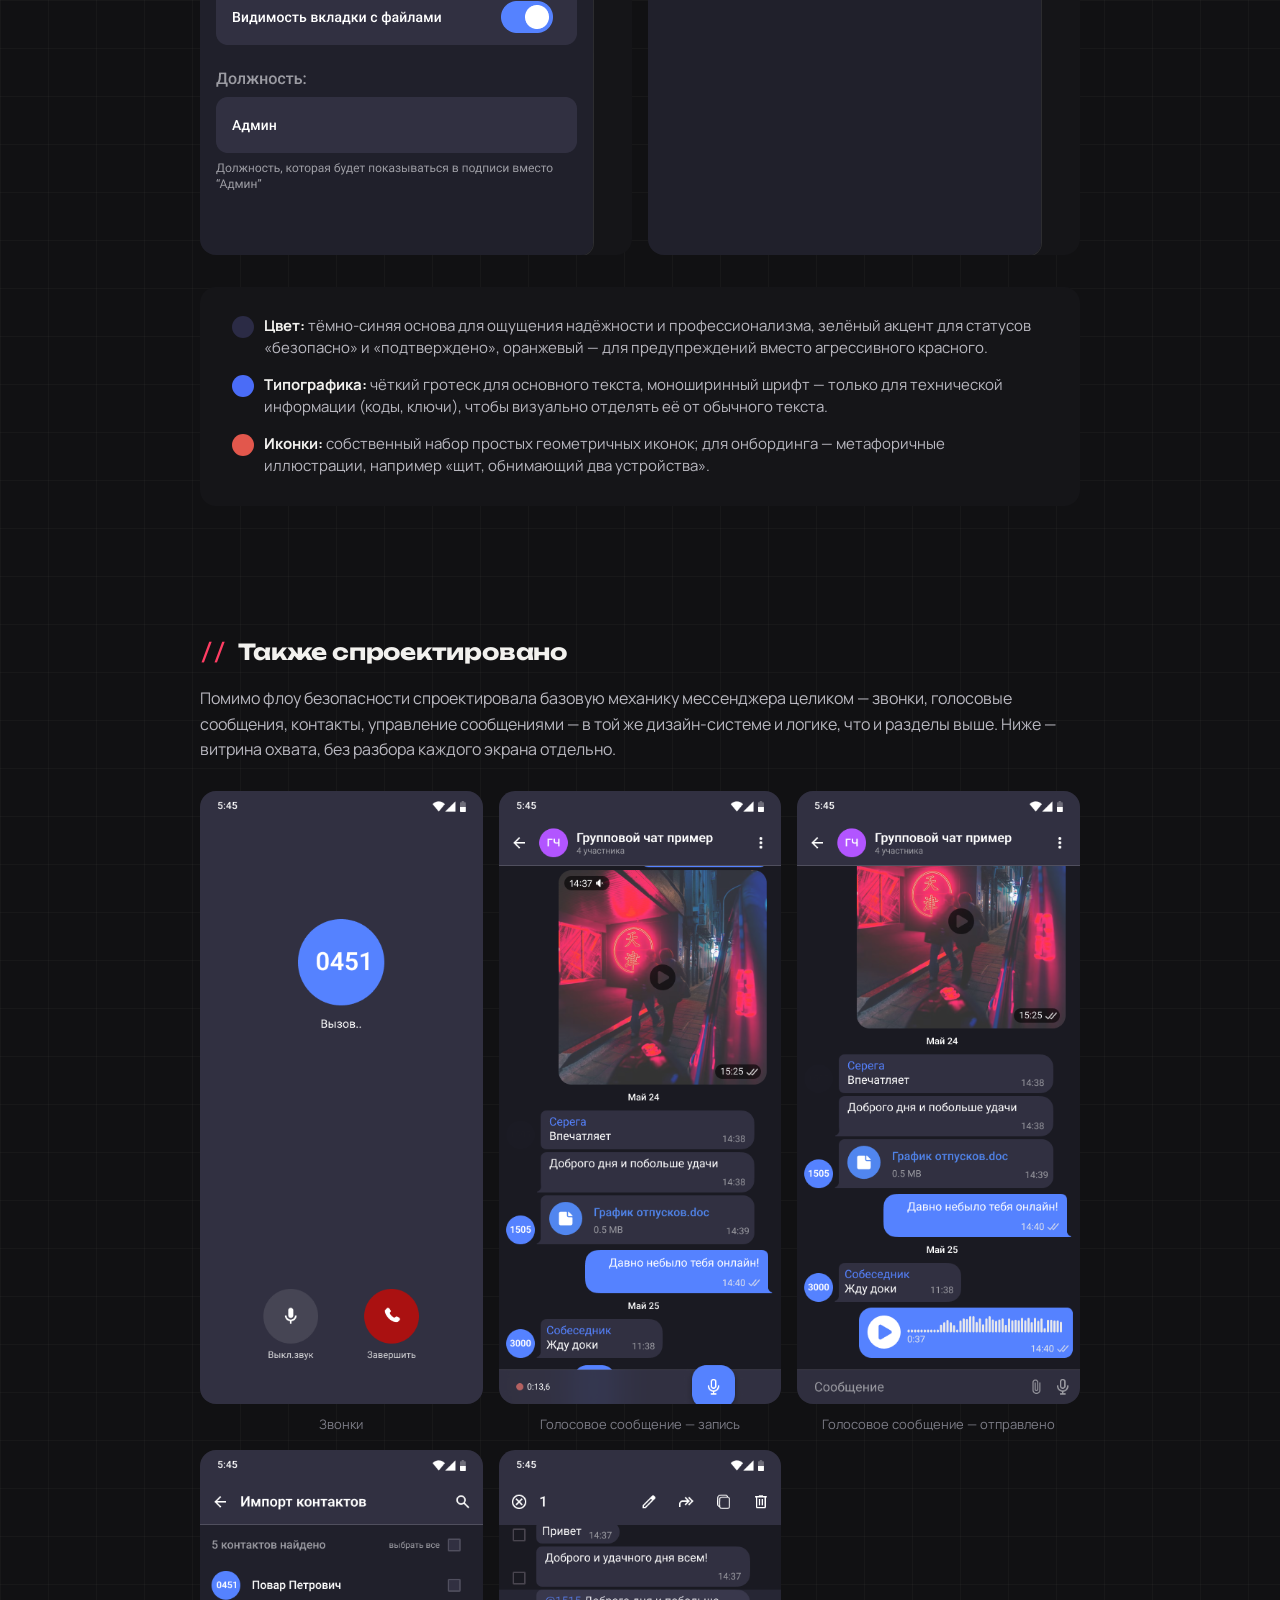
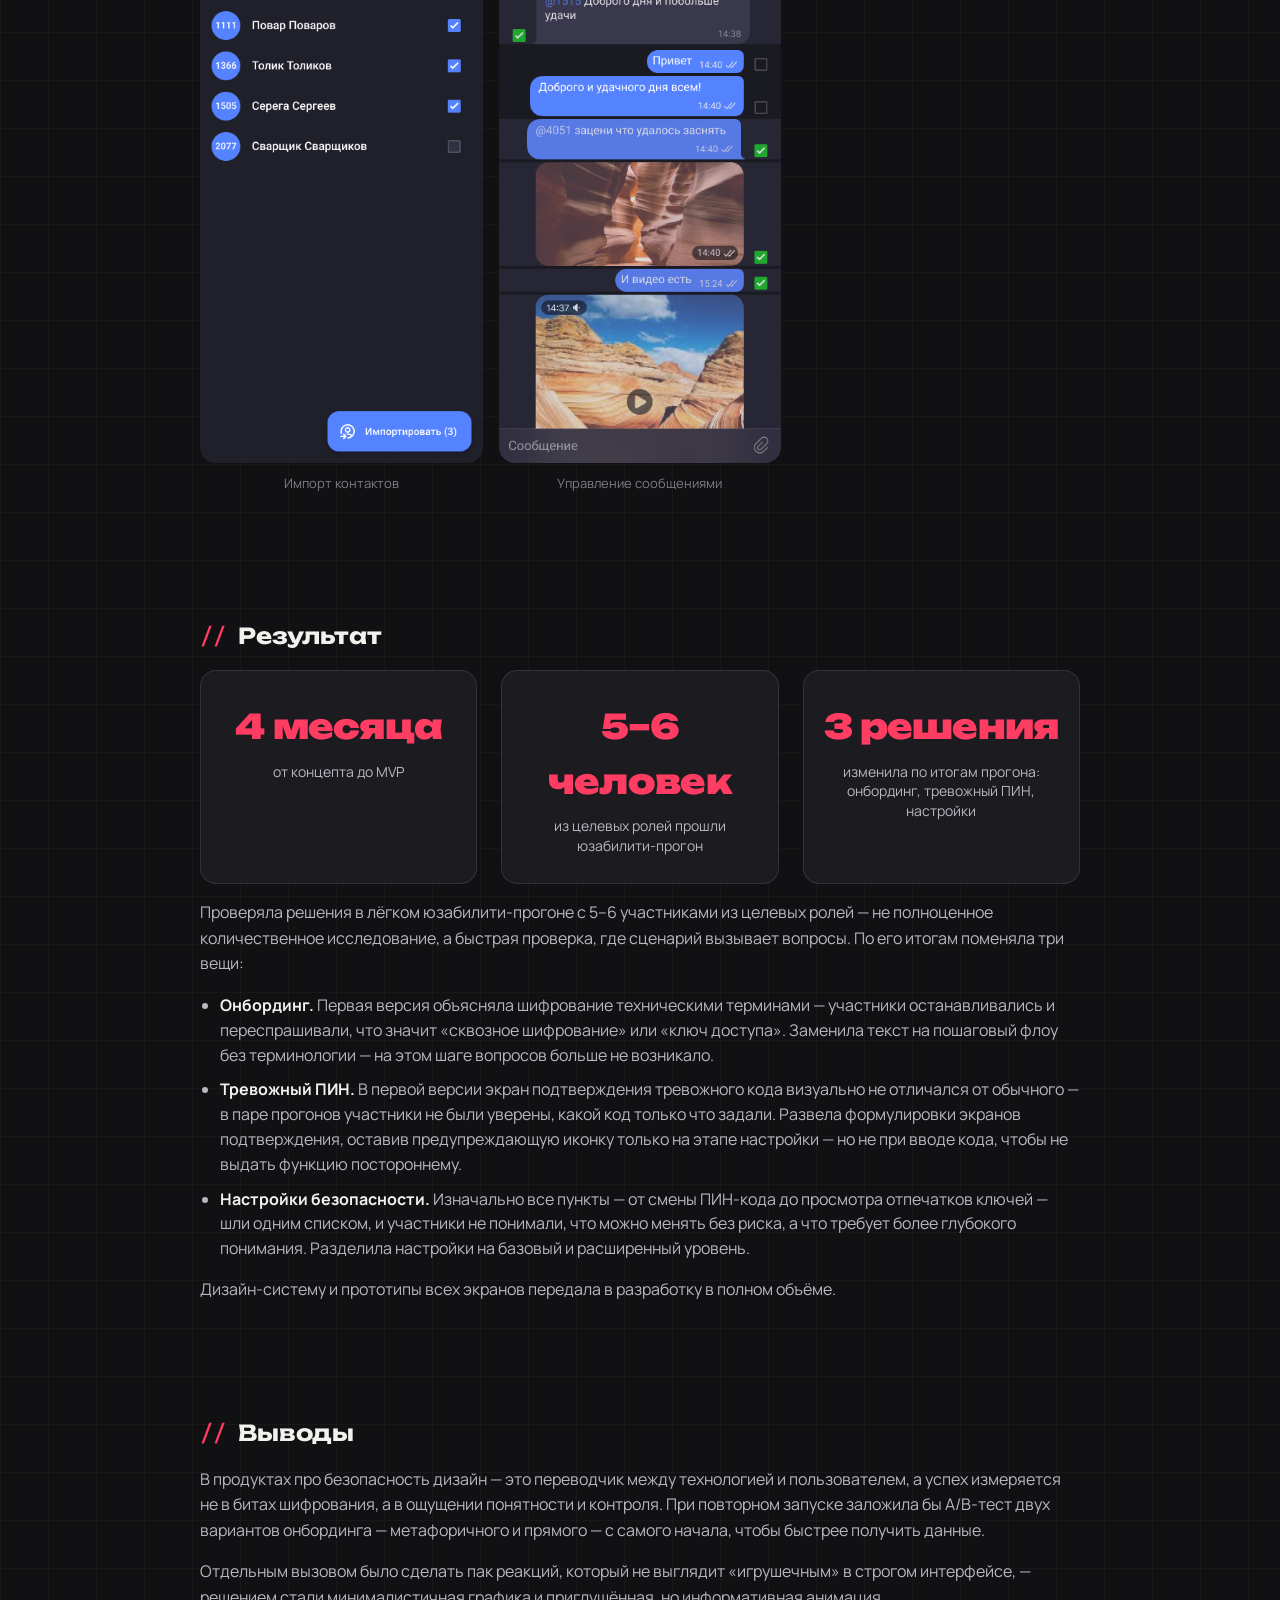
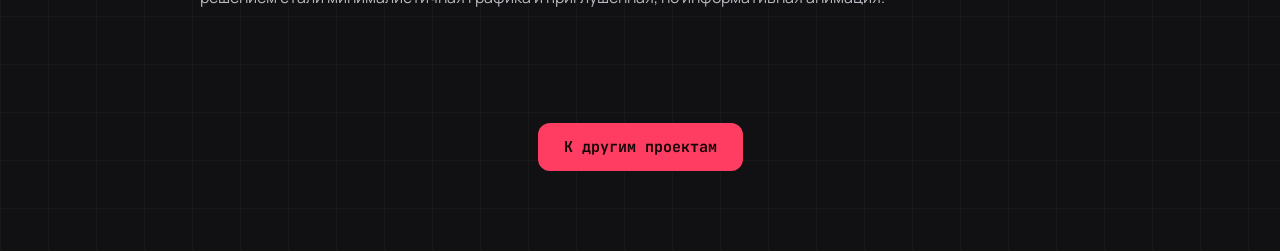
<file: projects/messenger.html>
<!DOCTYPE html>
<html lang="ru">
<head>
<meta charset="UTF-8">
<meta name="viewport" content="width=device-width, initial-scale=1.0">
<title>NDA. Мессенджер с высоким уровнем шифрования — Вероника Харлова</title>
<meta name="description" content="Кейс: мессенджер с высоким уровнем шифрования для безопасных бизнес-коммуникаций.">
<meta property="og:type" content="article">
<meta property="og:locale" content="ru_RU">
<meta property="og:site_name" content="Вероника Харлова — UX/UI дизайнер">
<meta property="og:title" content="NDA. Мессенджер с высоким уровнем шифрования — Вероника Харлова">
<meta property="og:description" content="Кейс: мессенджер с высоким уровнем шифрования для безопасных бизнес-коммуникаций.">
<meta property="og:url" content="https://veronikakharlova.github.io/portfolio-site/projects/messenger.html">
<meta property="og:image" content="https://veronikakharlova.github.io/portfolio-site/assets/cover-messenger.jpg">
<meta name="twitter:card" content="summary_large_image">

<link rel="preconnect" href="https://fonts.googleapis.com">
<link rel="preconnect" href="https://fonts.gstatic.com" crossorigin>
<link href="https://fonts.googleapis.com/css2?family=Manrope:wght@400;500;600;700&display=swap" rel="stylesheet">

<style>
  :root {
    --color-bg: #F6F6F7;
    --color-bg-alt: #EDEDF0;
    --color-text: #1C1C1F;
    --color-text-muted: #4A4A50;
    --color-text-faint: #929298;
    --color-accent: #7A2A38;
    --color-accent-bg: #EEEEF1;
    --color-accent-text: #3E3E44;
    --color-on-accent: #FFFFFF;
    --color-btn: #1C1C1F;
    --radius-pill: 999px;
    --radius-card: 18px;
    --max-width: 920px;
  }

  * { box-sizing: border-box; }

  html, body {
    margin: 0;
    padding: 0;
  }

  body {
    font-family: 'Manrope', -apple-system, BlinkMacSystemFont, sans-serif;
    background: var(--color-bg);
    color: var(--color-text);
    line-height: 1.6;
  }

  a { color: inherit; }
  img { max-width: 100%; display: block; border-radius: var(--radius-card); }

  .container {
    max-width: var(--max-width);
    margin: 0 auto;
    padding: 0 20px;
  }

  /* HEADER */
  .site-header {
    position: sticky;
    top: 0;
    z-index: 50;
    display: flex;
    align-items: center;
    justify-content: space-between;
    padding: 22px 48px;
    background: rgba(250, 250, 250, 0.85);
    backdrop-filter: blur(10px);
  }

  .site-header__name {
    font-size: 19px;
    font-weight: 500;
    letter-spacing: -0.01em;
    text-decoration: none;
  }

  .back-link {
    text-decoration: none;
    color: var(--color-text-muted);
    font-size: 15px;
    padding: 9px 16px;
    border-radius: var(--radius-pill);
    transition: background 0.15s ease;
  }

  .back-link:hover { background: #F0F0F1; }

  .case-hero__back {
    display: inline-block;
    margin-bottom: 20px;
  }

  /* CASE HERO */
  .case-hero {
    padding: 56px 0 40px;
  }

  .case-hero__meta {
    display: flex;
    gap: 8px;
    flex-wrap: wrap;
    margin-bottom: 20px;
  }

  .tag {
    display: inline-block;
    background: var(--color-accent-bg);
    color: var(--color-accent-text);
    font-size: 13px;
    font-weight: 500;
    padding: 6px 14px;
    border-radius: var(--radius-pill);
  }

  .case-hero__title {
    font-size: 36px;
    font-weight: 500;
    line-height: 1.2;
    margin: 0 0 16px;
    letter-spacing: -0.02em;
  }

  .case-hero__summary {
    font-size: 17px;
    color: var(--color-text-muted);
    margin: 0 0 32px;
    max-width: 620px;
  }

  /* PROJECT META GRID */
  .project-meta {
    display: grid;
    grid-template-columns: repeat(4, 1fr);
    gap: 24px;
    padding: 24px 0;
    border-top: 1px solid #ECECEE;
    border-bottom: 1px solid #ECECEE;
  }

  .project-meta__item-label {
    font-size: 13px;
    color: var(--color-text-faint);
    margin-bottom: 6px;
  }

  .project-meta__item-value {
    font-size: 15px;
    font-weight: 500;
    line-height: 1.4;
  }

  /* CASE SECTIONS */
  .case-section {
    padding: 48px 0;
  }

  .case-section__title {
    font-size: 22px;
    font-weight: 500;
    margin: 0 0 16px;
  }

  .case-section p {
    font-size: 16px;
    color: var(--color-text-muted);
    margin: 0 0 16px;
  }

  .case-image {
    margin: 32px 0;
    background: var(--color-bg-alt);
    border-radius: var(--radius-card);
    overflow: hidden;
  }

  .case-image img {
    border-radius: var(--radius-card);
  }

  .case-image--placeholder {
    aspect-ratio: 16 / 10;
    display: flex;
    align-items: center;
    justify-content: center;
    color: var(--color-text-faint);
    font-size: 14px;
  }

  .image-row {
    display: grid;
    grid-template-columns: repeat(2, 1fr);
    gap: 16px;
    margin: 32px 0;
  }

  .image-row--three {
    grid-template-columns: repeat(3, 1fr);
  }

  .image-row .case-image {
    margin: 0;
  }

  .image-caption {
    font-size: 13px;
    color: var(--color-text-faint);
    text-align: center;
    margin-top: 10px;
  }

  /* INSIGHT QUOTE */
  .insight-quote {
    background: var(--color-accent-bg);
    border-radius: var(--radius-card);
    padding: 32px 36px;
    margin: 32px 0;
  }

  .insight-quote p {
    font-size: 19px;
    font-weight: 500;
    color: var(--color-accent-text);
    line-height: 1.5;
    margin: 0;
  }

  /* SCREEN BLOCKS (before / hypothesis / after) */
  .screen-block {
    padding: 40px 0;
    border-top: 1px solid #ECECEE;
  }

  .screen-block:first-of-type {
    border-top: none;
  }

  .screen-block__title {
    font-size: 19px;
    font-weight: 500;
    margin: 0 0 14px;
  }

  .screen-block__label {
    display: inline-block;
    font-size: 12px;
    font-weight: 600;
    letter-spacing: 0.04em;
    text-transform: uppercase;
    color: var(--color-text-faint);
    margin-bottom: 8px;
  }

  /* BULLET LIST */
  .case-list {
    margin: 0 0 16px;
    padding-left: 20px;
    display: flex;
    flex-direction: column;
    gap: 10px;
  }

  .case-list li {
    font-size: 16px;
    color: var(--color-text-muted);
    line-height: 1.55;
  }

  .case-list strong {
    color: var(--color-text);
  }

  /* UI KIT NOTE */
  .uikit-note {
    background: var(--color-bg-alt);
    border-radius: var(--radius-card);
    padding: 28px 32px;
    margin: 32px 0;
  }

  .uikit-note__row {
    display: flex;
    gap: 10px;
    margin-bottom: 14px;
  }

  .uikit-note__row:last-child { margin-bottom: 0; }

  .uikit-swatch {
    width: 22px;
    height: 22px;
    border-radius: 50%;
    flex-shrink: 0;
    margin-top: 1px;
  }

  .uikit-note__text {
    font-size: 15px;
    color: var(--color-text-muted);
    line-height: 1.5;
  }

  .uikit-note__text strong {
    color: var(--color-text);
  }

  /* COMPARISON TABLE */
  .table-scroll {
    overflow-x: auto;
    margin: 32px 0;
    -webkit-overflow-scrolling: touch;
  }

  .compare-table {
    width: 100%;
    min-width: 560px;
    border-collapse: collapse;
    font-size: 14px;
  }

  .compare-table th,
  .compare-table td {
    text-align: left;
    padding: 14px 16px;
    border-bottom: 1px solid #ECECEE;
    vertical-align: top;
    line-height: 1.5;
  }

  .compare-table th {
    font-size: 12px;
    font-weight: 600;
    letter-spacing: 0.04em;
    text-transform: uppercase;
    color: var(--color-text-faint);
  }

  .compare-table td {
    color: var(--color-text-muted);
  }

  .compare-table td:first-child,
  .compare-table th:first-child {
    font-weight: 500;
    color: var(--color-text);
    white-space: nowrap;
  }

  /* PERSONAS */
  .persona-grid {
    display: grid;
    grid-template-columns: repeat(2, 1fr);
    gap: 20px;
    margin: 32px 0;
  }

  .persona-card {
    background: var(--color-bg-alt);
    border-radius: var(--radius-card);
    padding: 28px;
  }

  .persona-card__role {
    margin-bottom: 14px;
  }

  .persona-card__title {
    font-size: 17px;
    font-weight: 500;
    margin: 0 0 16px;
  }

  .persona-card ul {
    margin: 0;
    padding-left: 18px;
    display: flex;
    flex-direction: column;
    gap: 8px;
  }

  .persona-card li {
    font-size: 14px;
    color: var(--color-text-muted);
    line-height: 1.5;
  }

  .persona-card li strong {
    color: var(--color-text);
  }

  /* USER FLOW */
  .flow {
    background: var(--color-bg-alt);
    border-radius: var(--radius-card);
    padding: 28px 32px;
    margin: 32px 0;
  }

  .flow__steps {
    display: flex;
    align-items: center;
    flex-wrap: wrap;
    gap: 10px;
    margin-bottom: 28px;
  }

  .flow__arrow {
    color: var(--color-text-faint);
    font-size: 15px;
  }

  .flow__note {
    font-size: 13px;
    color: var(--color-text-faint);
    margin: 0 0 16px;
  }

  .flow__branches {
    display: grid;
    grid-template-columns: repeat(3, 1fr);
    gap: 14px;
  }

  .flow__branch {
    background: #FFFFFF;
    border-radius: 14px;
    padding: 18px 20px;
  }

  .flow__branch-title {
    font-size: 15px;
    font-weight: 500;
    margin: 6px 0 6px;
  }

  .flow__branch-desc {
    font-size: 14px;
    color: var(--color-text-muted);
    line-height: 1.5;
    margin: 0;
  }

  /* SHOWCASE GRID (also-designed screens) */
  .showcase-grid {
    display: grid;
    grid-template-columns: repeat(3, 1fr);
    gap: 16px;
    margin: 28px 0;
  }

  .showcase-grid .case-image {
    margin: 0;
  }

  /* RESULT STATS */
  .stat-grid {
    display: grid;
    grid-template-columns: repeat(3, 1fr);
    gap: 24px;
    margin: 8px 0 16px;
  }

  .stat-card {
    background: var(--color-bg-alt);
    border-radius: var(--radius-card);
    padding: 28px 20px;
    text-align: center;
  }

  .stat-card__number {
    font-size: 34px;
    font-weight: 600;
    color: var(--color-accent);
    letter-spacing: -0.02em;
    margin-bottom: 8px;
  }

  .stat-card__label {
    font-size: 14px;
    color: var(--color-text-muted);
    line-height: 1.4;
  }

  /* FOOTER NAV */
  .case-footer-nav {
    padding: 48px 0 80px;
    display: flex;
    justify-content: center;
  }

  .btn {
    text-decoration: none;
    display: inline-block;
    background: var(--color-btn);
    color: var(--color-on-accent);
    font-size: 15px;
    font-weight: 500;
    padding: 12px 26px;
    border-radius: var(--radius-pill);
  }

  @media (max-width: 640px) {
    .site-header, .container { padding-left: 20px; padding-right: 20px; }
    .case-hero__title { font-size: 28px; }
    .project-meta { grid-template-columns: repeat(2, 1fr); row-gap: 20px; }
    .image-row, .image-row--three { grid-template-columns: 1fr; }
    .stat-grid { grid-template-columns: 1fr; }
    .insight-quote { padding: 24px; }
    .insight-quote p { font-size: 17px; }
    .persona-grid { grid-template-columns: 1fr; }
    .flow { padding: 24px; }
    .flow__branches { grid-template-columns: 1fr; }
    .showcase-grid { grid-template-columns: repeat(2, 1fr); }
  }
</style>
<link rel="stylesheet" href="../assets/theme-code.css">
<meta name="theme-color" content="#111113">
</head>
<body>

  <header class="site-header">
    <a href="../index.html" class="site-header__name">Вероника Харлова</a>
  </header>

  <div class="container">

    <!-- БЛОК 1. ЗАГОЛОВОК + МЕТА -->
    <section class="case-hero">
      <a href="../index.html#projects" class="back-link case-hero__back">← Все проекты</a>
      <div class="case-hero__meta">
        <span class="tag">NDA · Mobile</span>
        <span class="tag">2025</span>
      </div>
      <h1 class="case-hero__title">NDA. Мессенджер с высоким уровнем шифрования</h1>
      <p class="case-hero__summary">
        Реальное название продукта не раскрывается по условиям NDA. Спроектировала с нуля мессенджер для безопасных бизнес-коммуникаций внутри команд и организаций, работающих с конфиденциальной информацией.
      </p>

      <div class="project-meta">
        <div>
          <div class="project-meta__item-label">Роль</div>
          <div class="project-meta__item-value">UX/UI дизайнер — от исследования до передачи в разработку</div>
        </div>
        <div>
          <div class="project-meta__item-label">Команда</div>
          <div class="project-meta__item-value">Продакт-менеджер, 2 бэкенд-разработчика, мобильный разработчик, 2 UX/UI дизайнера</div>
        </div>
        <div>
          <div class="project-meta__item-label">Сроки</div>
          <div class="project-meta__item-value">4 месяца — от концепта до MVP</div>
        </div>
        <div>
          <div class="project-meta__item-label">Инструменты</div>
          <div class="project-meta__item-value">Figma</div>
        </div>
      </div>
    </section>

    <!-- БЛОК 2. ЗАДАЧА -->
    <section class="case-section">
      <h2 class="case-section__title">Задача</h2>
      <p>Сотрудники компаний, работающих с конфиденциальной информацией, были вынуждены использовать обычные мессенджеры и почту для передачи документов, рискуя утечкой данных, а существующие корпоративные решения оказывались слишком сложными в настройке. Задачей было создать B2B-продукт, который прост в использовании, как популярный потребительский мессенджер, но при этом визуально и логически транслирует надёжность.</p>
      <p>В команде было два UX/UI дизайнера. Я отвечала за UX всего приложения — базовую механику мессенджера (чаты и управление сообщениями, создание и администрирование групп, контакты, медиа и файлы, голосовые сообщения, звонки, реакции) и отдельно, глубже, — сценарии безопасности: исследование, онбординг, обычный и тревожный ПИН-коды, настройки безопасности. Визуальную систему интерфейса и финальные экраны чата дорабатывали совместно со вторым дизайнером.</p>
    </section>

    <!-- БЛОК 3. ИССЛЕДОВАНИЕ И КОНКУРЕНТНЫЙ АНАЛИЗ -->
    <section class="case-section">
      <h2 class="case-section__title">Исследование и конкурентный анализ</h2>
      <p>Проект был закрытым: с заказчиком я напрямую не работала — общение шло через посредника, и часть данных, включая доступ к конечным пользователям и деталям инфраструктуры безопасности, была недоступна по условиям NDA. Это осознанное ограничение процесса, а не пробел в работе: в продуктах с высоким уровнем конфиденциальности прямой доступ к пользователям часто закрыт по тем же причинам, по которым существует сам продукт. Поэтому исследование строилось на трёх источниках: доменном анализе рынка защищённых коммуникаций, требованиях и вводных, переданных через посредника (кто аудитория, какие сценарии критичны, какие есть внутренние ограничения), и разборе аналогов — с фокусом на то, где они теряют доверие пользователя или усложняют ему жизнь.</p>

      <p>Сравнила три типа решений, с которыми аудитория уже могла быть знакома:</p>

      <div class="table-scroll">
        <table class="compare-table">
          <thead>
            <tr>
              <th>Критерий</th>
              <th>Signal</th>
              <th>Telegram Secret Chats</th>
              <th>Типовое корпоративное решение</th>
            </tr>
          </thead>
          <tbody>
            <tr>
              <td>Прозрачность статуса шифрования</td>
              <td>Индикация есть, но требует знания продукта</td>
              <td>Статус скрыт в настройках, не виден в моменте переписки</td>
              <td>Как правило, не вынесен в интерфейс — шифрование работает «фоном»</td>
            </tr>
            <tr>
              <td>Порог входа</td>
              <td>Низкий, привычный чат-интерфейс</td>
              <td>Низкий, но секретный чат — отдельный режим, а не основной</td>
              <td>Высокий: настройка через IT, обучение сотрудников</td>
            </tr>
            <tr>
              <td>Доверие через визуальные сигналы</td>
              <td>Минимальное, опирается на репутацию продукта</td>
              <td>Минимальное</td>
              <td>Формальное — сертификаты и регламенты, а не сам интерфейс</td>
            </tr>
            <tr>
              <td>Гибкость админ-настроек</td>
              <td>Корпоративного администрирования нет</td>
              <td>Корпоративного администрирования нет</td>
              <td>Есть, но избыточно сложная — рассчитана на IT-отдел, а не на рядового администратора</td>
            </tr>
          </tbody>
        </table>
      </div>

      <div class="insight-quote">
        <p>«Если визуализировать статусы шифрования простыми и понятными индикаторами прямо в интерфейсе чата — это повышает доверие и ощущение контроля у пользователя»</p>
      </div>

      <ul class="case-list">
        <li><strong>Инсайт.</strong> Ни один из аналогов не закрывает сценарий «меня заставляют разблокировать телефон» — скрытой защиты от принудительного доступа нет ни у кого. Это привело к идее тревожного ПИН-кода.</li>
        <li><strong>Инсайт.</strong> Корпоративные решения перекладывают всю ответственность за безопасность на сложную админ-панель и IT-отдел — рядовой пользователь не может повлиять ни на что сам, что не подходит команде без выделенного IT-специалиста. Отсюда — разделение настроек на базовый и расширенный уровень.</li>
      </ul>
    </section>

    <!-- БЛОК 3.1 ПЕРСОНЫ -->
    <section class="case-section">
      <h2 class="case-section__title">Роли пользователей</h2>
      <p>Прямых интервью с пользователями заказчика не было, поэтому вместо персон с вымышленными именами и цитатами собрала два ролевых портрета — на основе требований задачи и вводных, переданных через посредника. Это рабочий инструмент для проектных решений, а не результат полевого исследования.</p>

      <div class="persona-grid">
        <div class="persona-card">
          <span class="tag persona-card__role">Юрист-партнёр в юридической фирме</span>
          <ul>
            <li><strong>Задача:</strong> делится с командой и клиентами чувствительными документами по сделкам, часто с телефона между встречами</li>
            <li><strong>Что значит «безопасно»:</strong> уверенность, что переписку не прочитает никто посторонний, включая случайного человека, взявшего телефон в руки</li>
            <li><strong>Раздражает в существующих решениях:</strong> сложная настройка корпоративных мессенджеров, необходимость обращаться в IT по каждой мелочи</li>
            <li><strong>Вызывает доверие с первого касания:</strong> явный, считываемый статус защиты переписки, а не спрятанный в настройках</li>
            <li><strong>Технический уровень:</strong> уверенный пользователь, но не разбирается в криптографии и не хочет в ней разбираться</li>
          </ul>
        </div>
        <div class="persona-card">
          <span class="tag persona-card__role">HR-менеджер</span>
          <ul>
            <li><strong>Задача:</strong> обсуждает с коллегами персональные данные сотрудников — зарплаты, личные дела — иногда с личных устройств</li>
            <li><strong>Что значит «безопасно»:</strong> уверенность, что случайный человек, открывший её телефон или ноутбук, не увидит содержимое переписки</li>
            <li><strong>Раздражает в существующих решениях:</strong> обычные мессенджеры не дают скрыть чат «на всякий случай», корпоративные — перегружены техническими терминами</li>
            <li><strong>Вызывает доверие с первого касания:</strong> простой, «человеческий» интерфейс без пугающей терминологии и понятные индикаторы состояния</li>
            <li><strong>Технический уровень:</strong> базовый — оценивает продукт по ощущению, а не по техническим характеристикам</li>
          </ul>
        </div>
      </div>
    </section>

    <!-- БЛОК 4. ПРОЦЕСС — ГИПОТЕЗА / РЕШЕНИЕ -->
    <section class="case-section">
      <h2 class="case-section__title">Процесс: гипотеза → решение</h2>

      <div class="screen-block">
        <span class="screen-block__label">Экран 1</span>
        <h3 class="screen-block__title">Настройка безопасности (онбординг)</h3>
        <p>Гипотеза: вместо сухого технического текста про шифрование и ключи — показать процесс через понятный пошаговый флоу с минимумом текста на каждом шаге: активация аккаунта по идентификатору и настройка ПИН-кода для входа, без упоминания криптографических терминов.</p>
        <div class="image-row image-row--three">
          <div class="case-image">
            <img src="../messenger/Авторизация/iPhone 14 & 15 Pro - 5.png" alt="Экран активации аккаунта по идентификатору">
          </div>
          <div class="case-image">
            <img src="../messenger/Авторизация/iPhone 14 & 15 Pro - 6.png" alt="Экран настройки ПИН-кода">
          </div>
          <div class="case-image">
            <img src="../messenger/Авторизация/iPhone 14 & 15 Pro - 7.png" alt="Экран задания ПИН-кода с заполненными полями">
          </div>
        </div>
      </div>

      <div class="screen-block">
        <span class="screen-block__label">Экран 2</span>
        <h3 class="screen-block__title">Авторизация</h3>
        <p>Проблема: слабая защита входа по одному коду создавала риск взлома. Решение: добавлен «тревожный ПИН» — отдельный код, который при вводе в момент запроса обычного ПИН-кода незаметно защищает мессенджер от нежелательного доступа, блокируя приложение вместо обычного входа.</p>
        <div class="image-row image-row--three">
          <div class="case-image">
            <img src="../messenger/Авторизация/iPhone 14 & 15 Pro - 8.png" alt="Экран задания тревожного ПИН-кода">
          </div>
          <div class="case-image">
            <img src="../messenger/Авторизация/iPhone 14 & 15 Pro - 9.png" alt="Экран подтверждения тревожного ПИН-кода">
          </div>
          <div class="case-image">
            <img src="../messenger/Авторизация/iPhone 14 & 15 Pro - 13.png" alt="Экран временной блокировки приложения">
          </div>
        </div>

        <span class="screen-block__label">User Flow</span>
        <h3 class="screen-block__title">Активация и вход по ПИН-коду</h3>
        <p>Логика входа продумывалась как последовательность состояний, а не отдельные экраны: важно было явно развести, что происходит при вводе обычного ПИН-кода, тревожного и при ошибке.</p>

        <div class="flow">
          <div class="flow__steps">
            <span class="tag">Активация аккаунта</span>
            <span class="flow__arrow">→</span>
            <span class="tag">Обычный ПИН-код</span>
            <span class="flow__arrow">→</span>
            <span class="tag">Тревожный ПИН-код</span>
            <span class="flow__arrow">→</span>
            <span class="tag">Готово, вход в мессенджер</span>
          </div>

          <p class="flow__note">При следующем входе пользователь вводит ПИН-код — дальше три возможных сценария:</p>

          <div class="flow__branches">
            <div class="flow__branch">
              <span class="screen-block__label">Верный обычный ПИН</span>
              <div class="flow__branch-title">Штатный вход</div>
              <p class="flow__branch-desc">Открывается мессенджер как обычно, доступны все чаты и функции.</p>
            </div>
            <div class="flow__branch">
              <span class="screen-block__label">Верный тревожный ПИН</span>
              <div class="flow__branch-title">Скрытая блокировка</div>
              <p class="flow__branch-desc">Мессенджер выглядит заблокированным для постороннего — экран «Приложение заблокировано» вместо чатов, без явного признака, что был введён именно тревожный код.</p>
            </div>
            <div class="flow__branch">
              <span class="screen-block__label">Неверный ПИН</span>
              <div class="flow__branch-title">Повторный ввод</div>
              <p class="flow__branch-desc">Запрос ввести код ещё раз; после нескольких неудачных попыток — временная блокировка входа.</p>
            </div>
          </div>
        </div>
      </div>

      <div class="screen-block">
        <span class="screen-block__label">Экран 3</span>
        <h3 class="screen-block__title">Настройки безопасности</h3>
        <p>Гипотеза: сложные технические настройки нужно разделить по уровню пользователя. Решение: базовый раздел с понятными пунктами — сменить ПИН-код, сменить тревожный ПИН-код, очистить историю всех чатов, — а более чувствительные действия скрыты за отдельным подтверждением.</p>
        <div class="image-row">
          <div class="case-image">
            <img src="../messenger/Настройки/Frame 1000003193.png" alt="Экран раздела настроек безопасности">
          </div>
          <div class="case-image">
            <img src="../messenger/Настройки/iPhone 14 & 15 Pro - 10.png" alt="Экран изменения ПИН-кода и тревожного ПИН-кода">
          </div>
        </div>
      </div>
    </section>

    <!-- БЛОК 5. ФИНАЛЬНОЕ РЕШЕНИЕ -->
    <section class="case-section">
      <h2 class="case-section__title">Финальное решение</h2>
      <ul class="case-list">
        <li><strong>Интерфейс чата:</strong> минималистичный дизайн с крупными элементами управления, тёмная тема как основной режим для снижения визуального шума при постоянном использовании.</li>
        <li><strong>Скомпрометированный контакт</strong> подсвечивается меткой не в одном месте, а сразу в нескольких точках интерфейса — в списке чатов, в списке контактов и при выборе участников группы. Индикатор угрозы должен быть на виду в любой момент, а не только там, где пользователь решит его поискать, — это усиливает ощущение постоянного контроля, а не разового предупреждения.</li>
        <li><strong>Реакции на сообщения</strong> — сдержанный набор со своим пикером, стилизованный под общий строгий стиль интерфейса. Это та же задача, что упомянута дальше в «Выводах», — не дать реакциям выглядеть «игрушечными» на фоне строгого интерфейса; здесь видно, как она решена на экране: минималистичная графика и компактный пикер, который не перетягивает внимание с самого сообщения.</li>
        <li><strong>Отправка файлов и медиа:</strong> вложения — документы, фото, видео, голосовые сообщения — отображаются прямо в ленте чата с понятной индикацией статуса доставки.</li>
        <li><strong>Администратор</strong> может гибко настраивать права других участников группового чата — удаление сообщений, блокировка пользователей, пригласительные ссылки, проверка ПИН-кода, — а на уровне самой группы отдельно управляет авто-удалением сообщений и составом администраторов, без риска лишних действий со стороны обычных участников.</li>
      </ul>

      <div class="image-row image-row--three">
        <div class="case-image">
          <img src="../messenger/Чаты/Frame 1000003169.png" alt="Список чатов со скомпрометированным контактом, отмеченным меткой">
        </div>
        <div class="case-image">
          <img src="../messenger/Контакты/iPhone 14 & 15 Pro - 2.png" alt="Список контактов со скомпрометированным контактом, отмеченным меткой">
        </div>
        <div class="case-image">
          <img src="../messenger/Создание группового чата/Групповой чат.png" alt="Выбор участников группы со скомпрометированным контактом, отмеченным меткой">
        </div>
      </div>

      <div class="image-row">
        <div class="case-image">
          <img src="../messenger/Реакции на сообщения/Chat-1.png" alt="Пикер реакций и применённые реакции в переписке">
        </div>
        <div class="case-image">
          <img src="../messenger/Реакции на сообщения/Chat 21.png" alt="Экран отправки файлов и медиа в чате">
        </div>
      </div>
      <div class="image-row">
        <div class="case-image">
          <img src="../messenger/Добавление нового админа/Права админа.png" alt="Экран настройки прав администратора группового чата">
        </div>
        <div class="case-image">
          <img src="../messenger/Детализация группоого чата/Adnin.png" alt="Экран настроек группы: авто-удаление сообщений и управление администраторами">
        </div>
      </div>

      <div class="uikit-note">
        <div class="uikit-note__row">
          <span class="uikit-swatch" style="background:#2B2B45;"></span>
          <span class="uikit-note__text"><strong>Цвет:</strong> тёмно-синяя основа для ощущения надёжности и профессионализма, зелёный акцент для статусов «безопасно» и «подтверждено», оранжевый — для предупреждений вместо агрессивного красного.</span>
        </div>
        <div class="uikit-note__row">
          <span class="uikit-swatch" style="background:#4A6CF7;"></span>
          <span class="uikit-note__text"><strong>Типографика:</strong> чёткий гротеск для основного текста, моноширинный шрифт — только для технической информации (коды, ключи), чтобы визуально отделять её от обычного текста.</span>
        </div>
        <div class="uikit-note__row">
          <span class="uikit-swatch" style="background:#E2574C;"></span>
          <span class="uikit-note__text"><strong>Иконки:</strong> собственный набор простых геометричных иконок; для онбординга — метафоричные иллюстрации, например «щит, обнимающий два устройства».</span>
        </div>
      </div>
    </section>

    <!-- БЛОК 5.1 ТАКЖЕ СПРОЕКТИРОВАНО -->
    <section class="case-section">
      <h2 class="case-section__title">Также спроектировано</h2>
      <p>Помимо флоу безопасности спроектировала базовую механику мессенджера целиком — звонки, голосовые сообщения, контакты, управление сообщениями — в той же дизайн-системе и логике, что и разделы выше. Ниже — витрина охвата, без разбора каждого экрана отдельно.</p>

      <div class="showcase-grid">
        <div>
          <div class="case-image">
            <img src="../messenger/Звонки/Var 4.png" alt="Экран активного звонка">
          </div>
          <div class="image-caption">Звонки</div>
        </div>
        <div>
          <div class="case-image">
            <img src="../messenger/Голосовое сообщение/Chat.png" alt="Запись голосового сообщения">
          </div>
          <div class="image-caption">Голосовое сообщение — запись</div>
        </div>
        <div>
          <div class="case-image">
            <img src="../messenger/Голосовое сообщение/Chat-4.png" alt="Отправленное голосовое сообщение с волной">
          </div>
          <div class="image-caption">Голосовое сообщение — отправлено</div>
        </div>
        <div>
          <div class="case-image">
            <img src="../messenger/Контакты/Frame 1000003196.png" alt="Импорт контактов с выбором из списка">
          </div>
          <div class="image-caption">Импорт контактов</div>
        </div>
        <div>
          <div class="case-image">
            <img src="../messenger/Чаты/Chat-3.png" alt="Режим выделения сообщений с действиями: переслать, скопировать, удалить">
          </div>
          <div class="image-caption">Управление сообщениями</div>
        </div>
      </div>
    </section>

    <!-- БЛОК 6. РЕЗУЛЬТАТ -->
    <section class="case-section">
      <h2 class="case-section__title">Результат</h2>
      <div class="stat-grid">
        <div class="stat-card">
          <div class="stat-card__number">4 месяца</div>
          <div class="stat-card__label">от концепта до MVP</div>
        </div>
        <div class="stat-card">
          <div class="stat-card__number">5–6 человек</div>
          <div class="stat-card__label">из целевых ролей прошли юзабилити-прогон</div>
        </div>
        <div class="stat-card">
          <div class="stat-card__number">3 решения</div>
          <div class="stat-card__label">изменила по итогам прогона: онбординг, тревожный ПИН, настройки</div>
        </div>
      </div>
      <p>Проверяла решения в лёгком юзабилити-прогоне с 5–6 участниками из целевых ролей — не полноценное количественное исследование, а быстрая проверка, где сценарий вызывает вопросы. По его итогам поменяла три вещи:</p>

      <ul class="case-list">
        <li><strong>Онбординг.</strong> Первая версия объясняла шифрование техническими терминами — участники останавливались и переспрашивали, что значит «сквозное шифрование» или «ключ доступа». Заменила текст на пошаговый флоу без терминологии — на этом шаге вопросов больше не возникало.</li>
        <li><strong>Тревожный ПИН.</strong> В первой версии экран подтверждения тревожного кода визуально не отличался от обычного — в паре прогонов участники не были уверены, какой код только что задали. Развела формулировки экранов подтверждения, оставив предупреждающую иконку только на этапе настройки — но не при вводе кода, чтобы не выдать функцию постороннему.</li>
        <li><strong>Настройки безопасности.</strong> Изначально все пункты — от смены ПИН-кода до просмотра отпечатков ключей — шли одним списком, и участники не понимали, что можно менять без риска, а что требует более глубокого понимания. Разделила настройки на базовый и расширенный уровень.</li>
      </ul>

      <p>Дизайн-систему и прототипы всех экранов передала в разработку в полном объёме.</p>
    </section>

    <!-- БЛОК 7. ВЫВОДЫ -->
    <section class="case-section">
      <h2 class="case-section__title">Выводы</h2>
      <p>В продуктах про безопасность дизайн — это переводчик между технологией и пользователем, а успех измеряется не в битах шифрования, а в ощущении понятности и контроля. При повторном запуске заложила бы A/B-тест двух вариантов онбординга — метафоричного и прямого — с самого начала, чтобы быстрее получить данные.</p>
      <p>Отдельным вызовом было сделать пак реакций, который не выглядит «игрушечным» в строгом интерфейсе, — решением стали минималистичная графика и приглушённая, но информативная анимация.</p>
    </section>

    <div class="case-footer-nav">
      <a href="../index.html#projects" class="btn">К другим проектам</a>
    </div>

  </div>

  <script src="../assets/lightbox.js" defer></script>
</body>
</html>
</file>
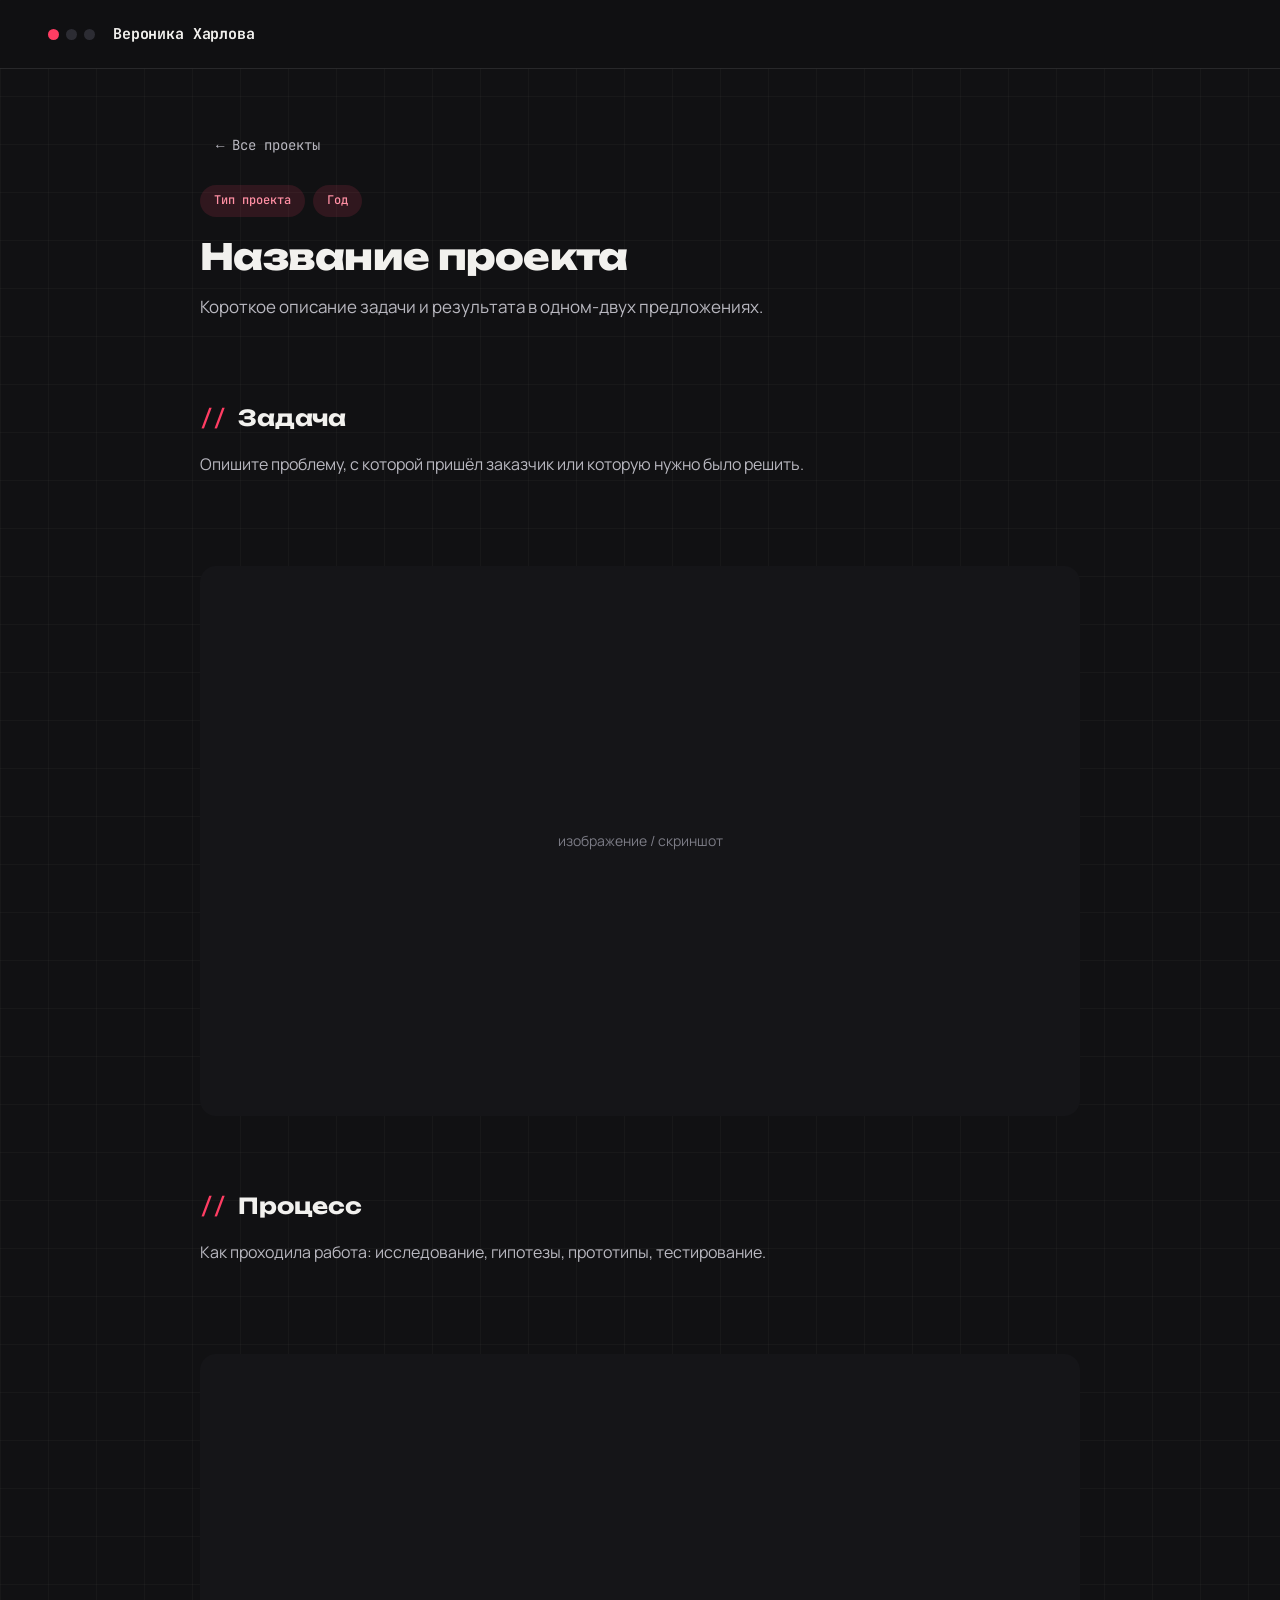
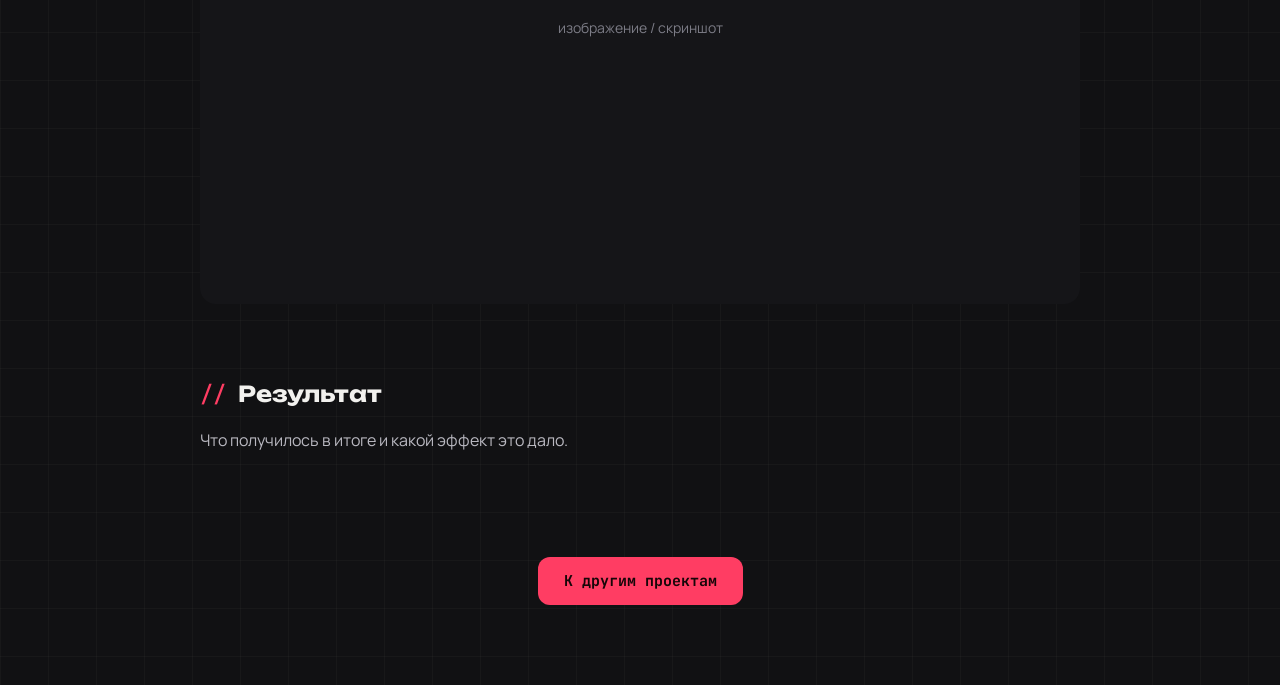
<file: projects/project-template.html>
<!DOCTYPE html>
<html lang="ru">
<head>
<meta charset="UTF-8">
<meta name="viewport" content="width=device-width, initial-scale=1.0">
<title>Название проекта — Вероника Харлова</title>
<meta name="description" content="Описание кейса проекта.">

<link rel="preconnect" href="https://fonts.googleapis.com">
<link rel="preconnect" href="https://fonts.gstatic.com" crossorigin>
<link href="https://fonts.googleapis.com/css2?family=Manrope:wght@400;500;600;700&display=swap" rel="stylesheet">

<style>
  :root {
    --color-bg: #F6F6F7;
    --color-bg-alt: #EDEDF0;
    --color-text: #1C1C1F;
    --color-text-muted: #4A4A50;
    --color-text-faint: #929298;
    --color-accent: #7A2A38;
    --color-accent-bg: #EEEEF1;
    --color-accent-text: #3E3E44;
    --color-on-accent: #FFFFFF;
    --color-btn: #1C1C1F;
    --radius-pill: 999px;
    --radius-card: 18px;
    --max-width: 920px;
  }

  * { box-sizing: border-box; }

  html, body {
    margin: 0;
    padding: 0;
  }

  body {
    font-family: 'Manrope', -apple-system, BlinkMacSystemFont, sans-serif;
    background: var(--color-bg);
    color: var(--color-text);
    line-height: 1.6;
  }

  a { color: inherit; }
  img { max-width: 100%; display: block; border-radius: var(--radius-card); }

  .container {
    max-width: var(--max-width);
    margin: 0 auto;
    padding: 0 20px;
  }

  /* HEADER */
  .site-header {
    position: sticky;
    top: 0;
    z-index: 50;
    display: flex;
    align-items: center;
    justify-content: space-between;
    padding: 22px 48px;
    background: rgba(250, 250, 250, 0.85);
    backdrop-filter: blur(10px);
  }

  .site-header__name {
    font-size: 19px;
    font-weight: 500;
    letter-spacing: -0.01em;
    text-decoration: none;
  }

  .back-link {
    text-decoration: none;
    color: var(--color-text-muted);
    font-size: 15px;
    padding: 9px 16px;
    border-radius: var(--radius-pill);
    transition: background 0.15s ease;
  }

  .back-link:hover { background: #F0F0F1; }

  .case-hero__back {
    display: inline-block;
    margin-bottom: 20px;
  }

  /* CASE HERO */
  .case-hero {
    padding: 56px 0 40px;
  }

  .case-hero__meta {
    display: flex;
    gap: 8px;
    flex-wrap: wrap;
    margin-bottom: 20px;
  }

  .tag {
    display: inline-block;
    background: var(--color-accent-bg);
    color: var(--color-accent-text);
    font-size: 13px;
    font-weight: 500;
    padding: 6px 14px;
    border-radius: var(--radius-pill);
  }

  .case-hero__title {
    font-size: 36px;
    font-weight: 500;
    line-height: 1.2;
    margin: 0 0 16px;
    letter-spacing: -0.02em;
  }

  .case-hero__summary {
    font-size: 17px;
    color: var(--color-text-muted);
    margin: 0;
  }

  /* CASE SECTIONS */
  .case-section {
    padding: 40px 0;
  }

  .case-section__title {
    font-size: 22px;
    font-weight: 500;
    margin: 0 0 16px;
  }

  .case-section p {
    font-size: 16px;
    color: var(--color-text-muted);
    margin: 0 0 16px;
  }

  .case-image {
    margin: 32px 0;
    background: var(--color-bg-alt);
    border-radius: var(--radius-card);
    aspect-ratio: 16 / 10;
    display: flex;
    align-items: center;
    justify-content: center;
    color: var(--color-text-faint);
    font-size: 14px;
  }

  /* FOOTER NAV */
  .case-footer-nav {
    padding: 48px 0 80px;
    display: flex;
    justify-content: center;
  }

  .btn {
    text-decoration: none;
    display: inline-block;
    background: var(--color-btn);
    color: var(--color-on-accent);
    font-size: 15px;
    font-weight: 500;
    padding: 12px 26px;
    border-radius: var(--radius-pill);
  }

  @media (max-width: 640px) {
    .site-header, .container { padding-left: 20px; padding-right: 20px; }
    .case-hero__title { font-size: 28px; }
  }
</style>
<link rel="stylesheet" href="../assets/theme-code.css">
<meta name="theme-color" content="#111113">
</head>
<body>

  <header class="site-header">
    <a href="../index.html" class="site-header__name">Вероника Харлова</a>
  </header>

  <div class="container">

    <section class="case-hero">
      <a href="../index.html#projects" class="back-link case-hero__back">← Все проекты</a>
      <div class="case-hero__meta">
        <span class="tag">Тип проекта</span>
        <span class="tag">Год</span>
      </div>
      <h1 class="case-hero__title">Название проекта</h1>
      <p class="case-hero__summary">
        Короткое описание задачи и результата в одном-двух предложениях.
      </p>
    </section>

    <section class="case-section">
      <h2 class="case-section__title">Задача</h2>
      <p>Опишите проблему, с которой пришёл заказчик или которую нужно было решить.</p>
    </section>

    <div class="case-image">изображение / скриншот</div>

    <section class="case-section">
      <h2 class="case-section__title">Процесс</h2>
      <p>Как проходила работа: исследование, гипотезы, прототипы, тестирование.</p>
    </section>

    <div class="case-image">изображение / скриншот</div>

    <section class="case-section">
      <h2 class="case-section__title">Результат</h2>
      <p>Что получилось в итоге и какой эффект это дало.</p>
    </section>

    <div class="case-footer-nav">
      <a href="../index.html#projects" class="btn">К другим проектам</a>
    </div>

  </div>

  <script src="../assets/lightbox.js" defer></script>
</body>
</html>
</file>
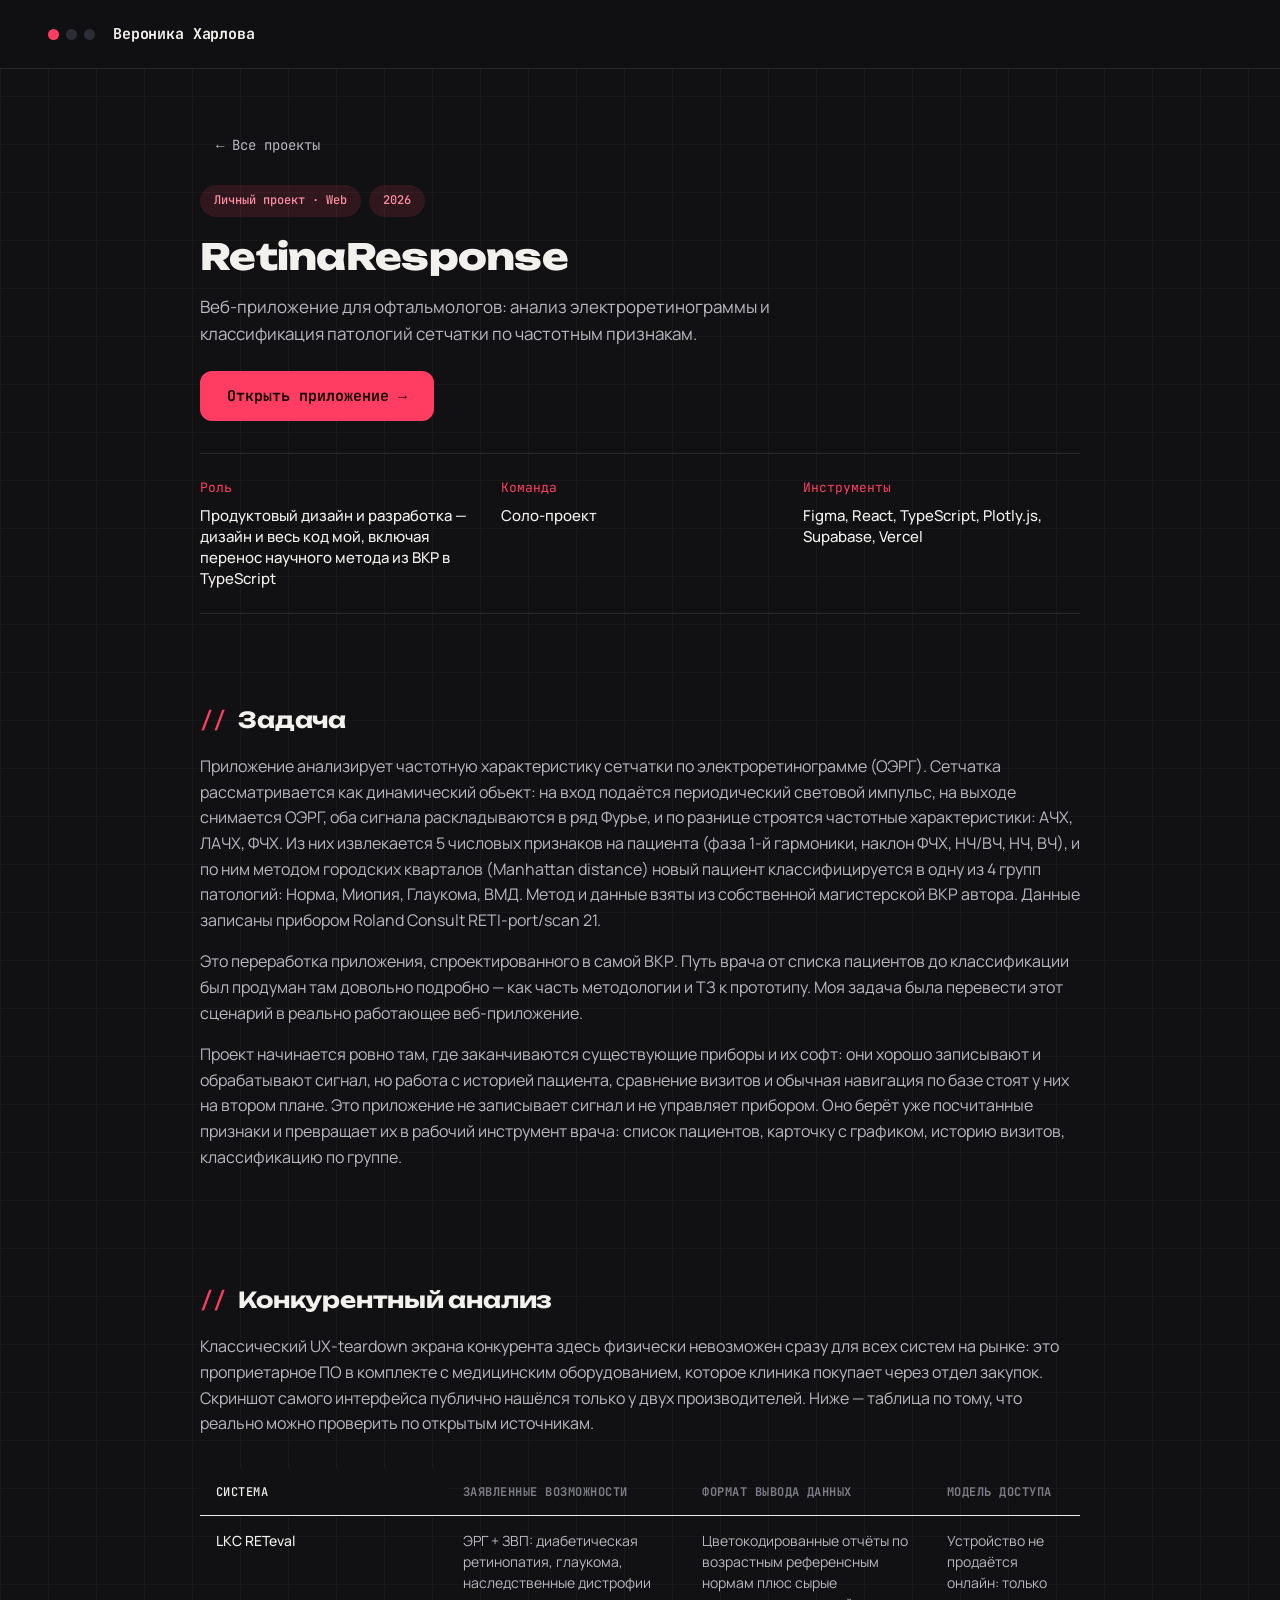
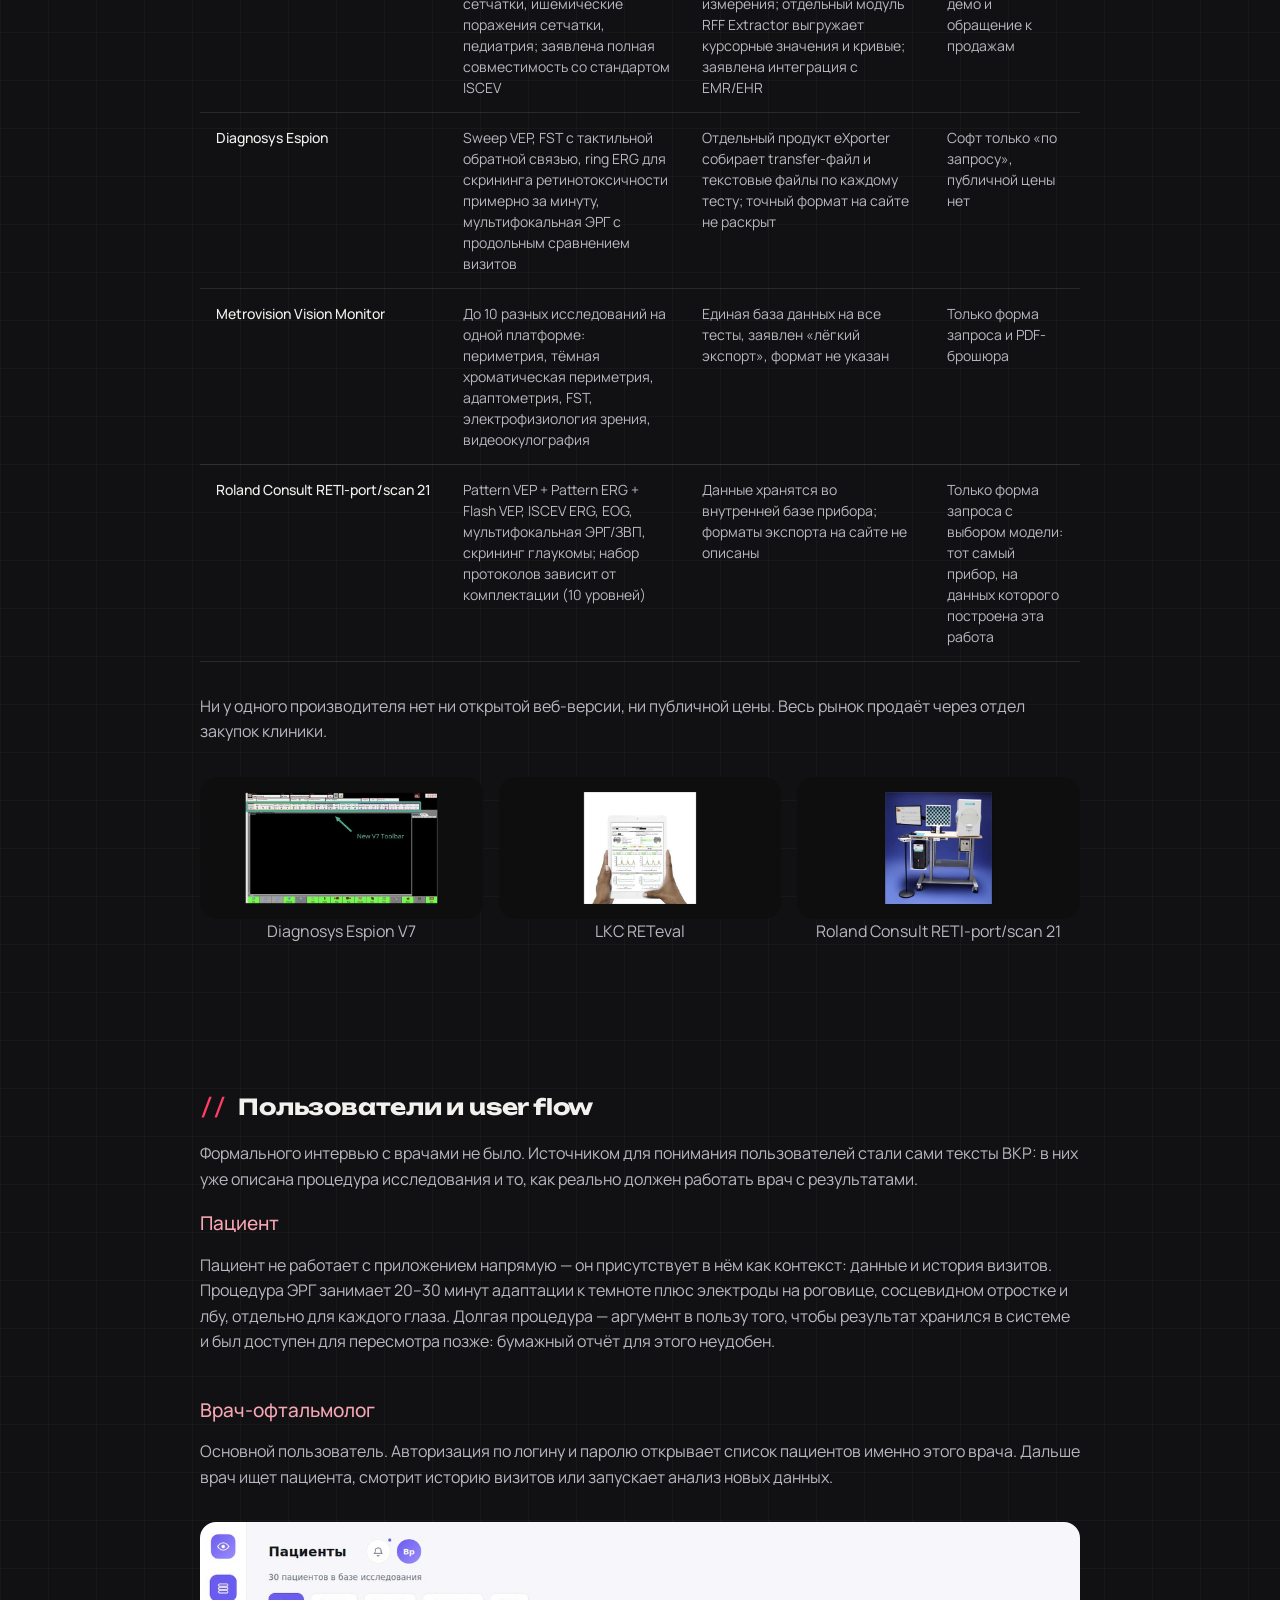
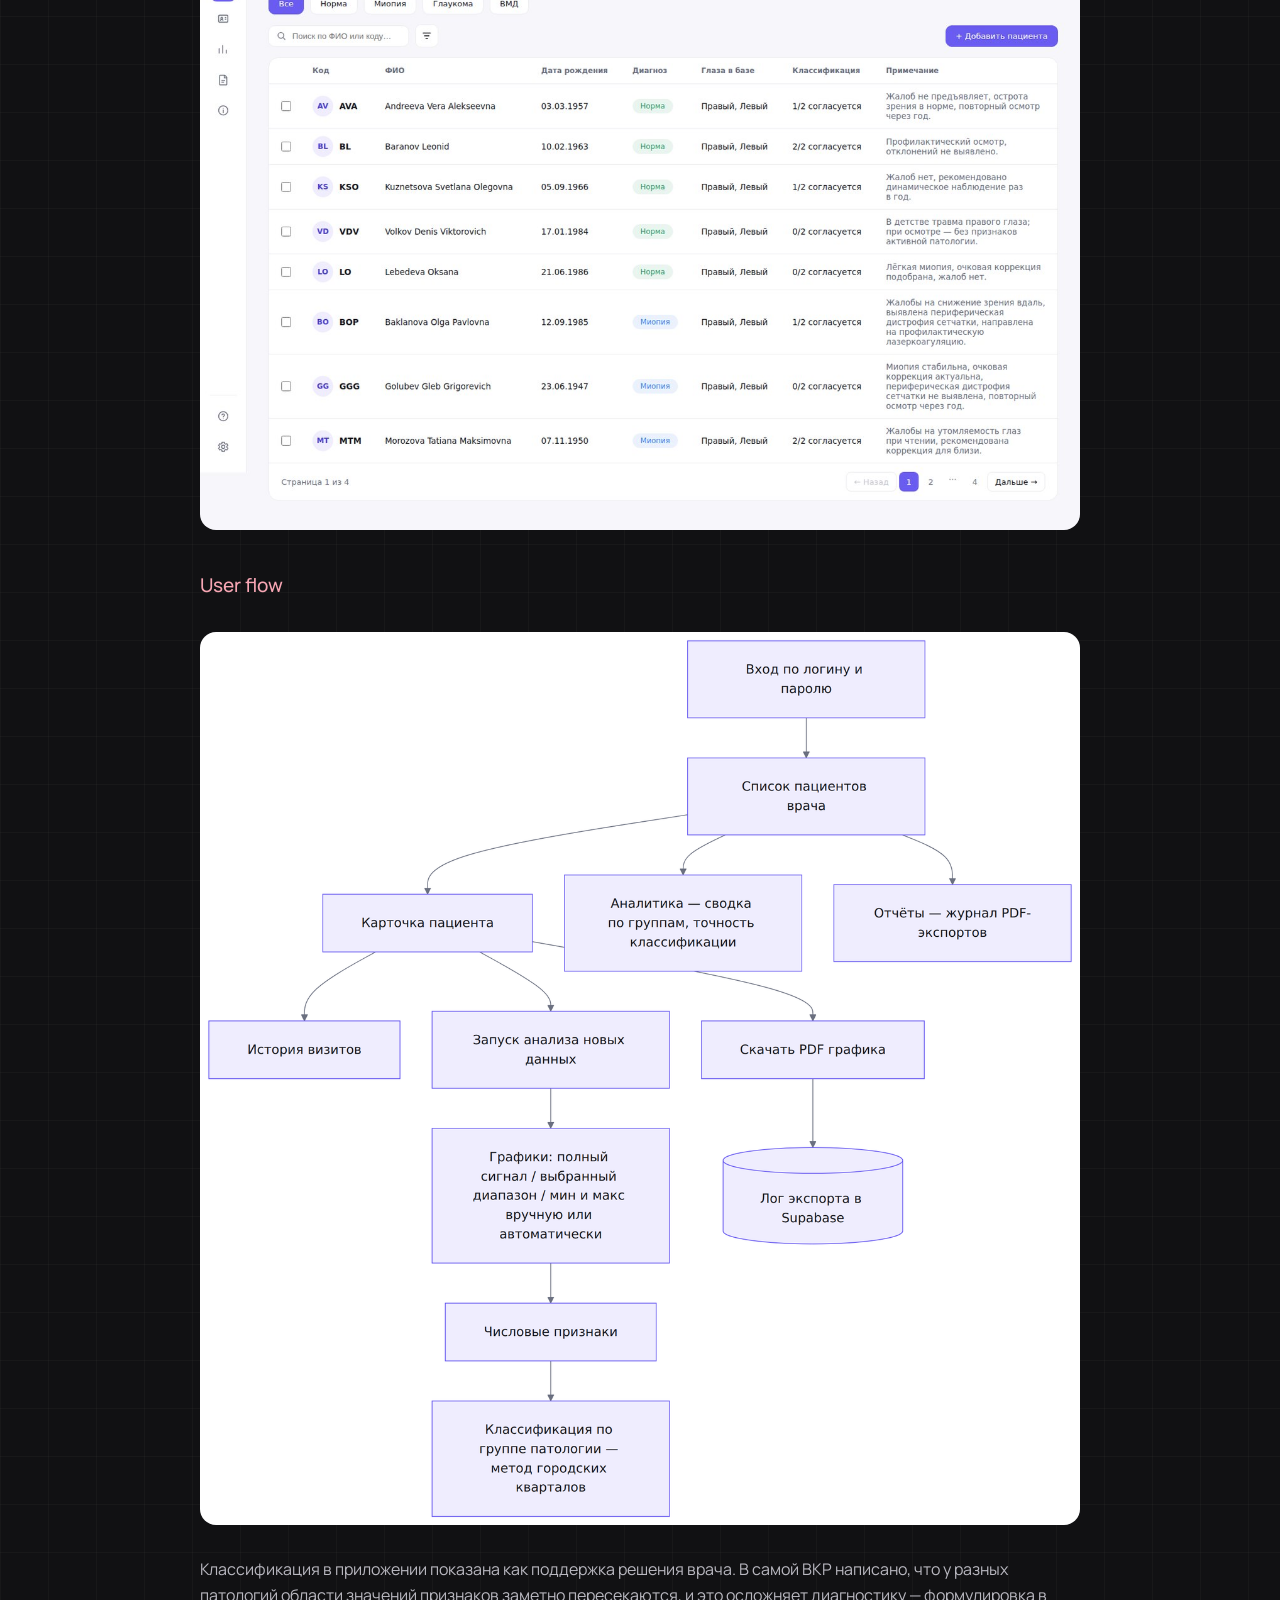
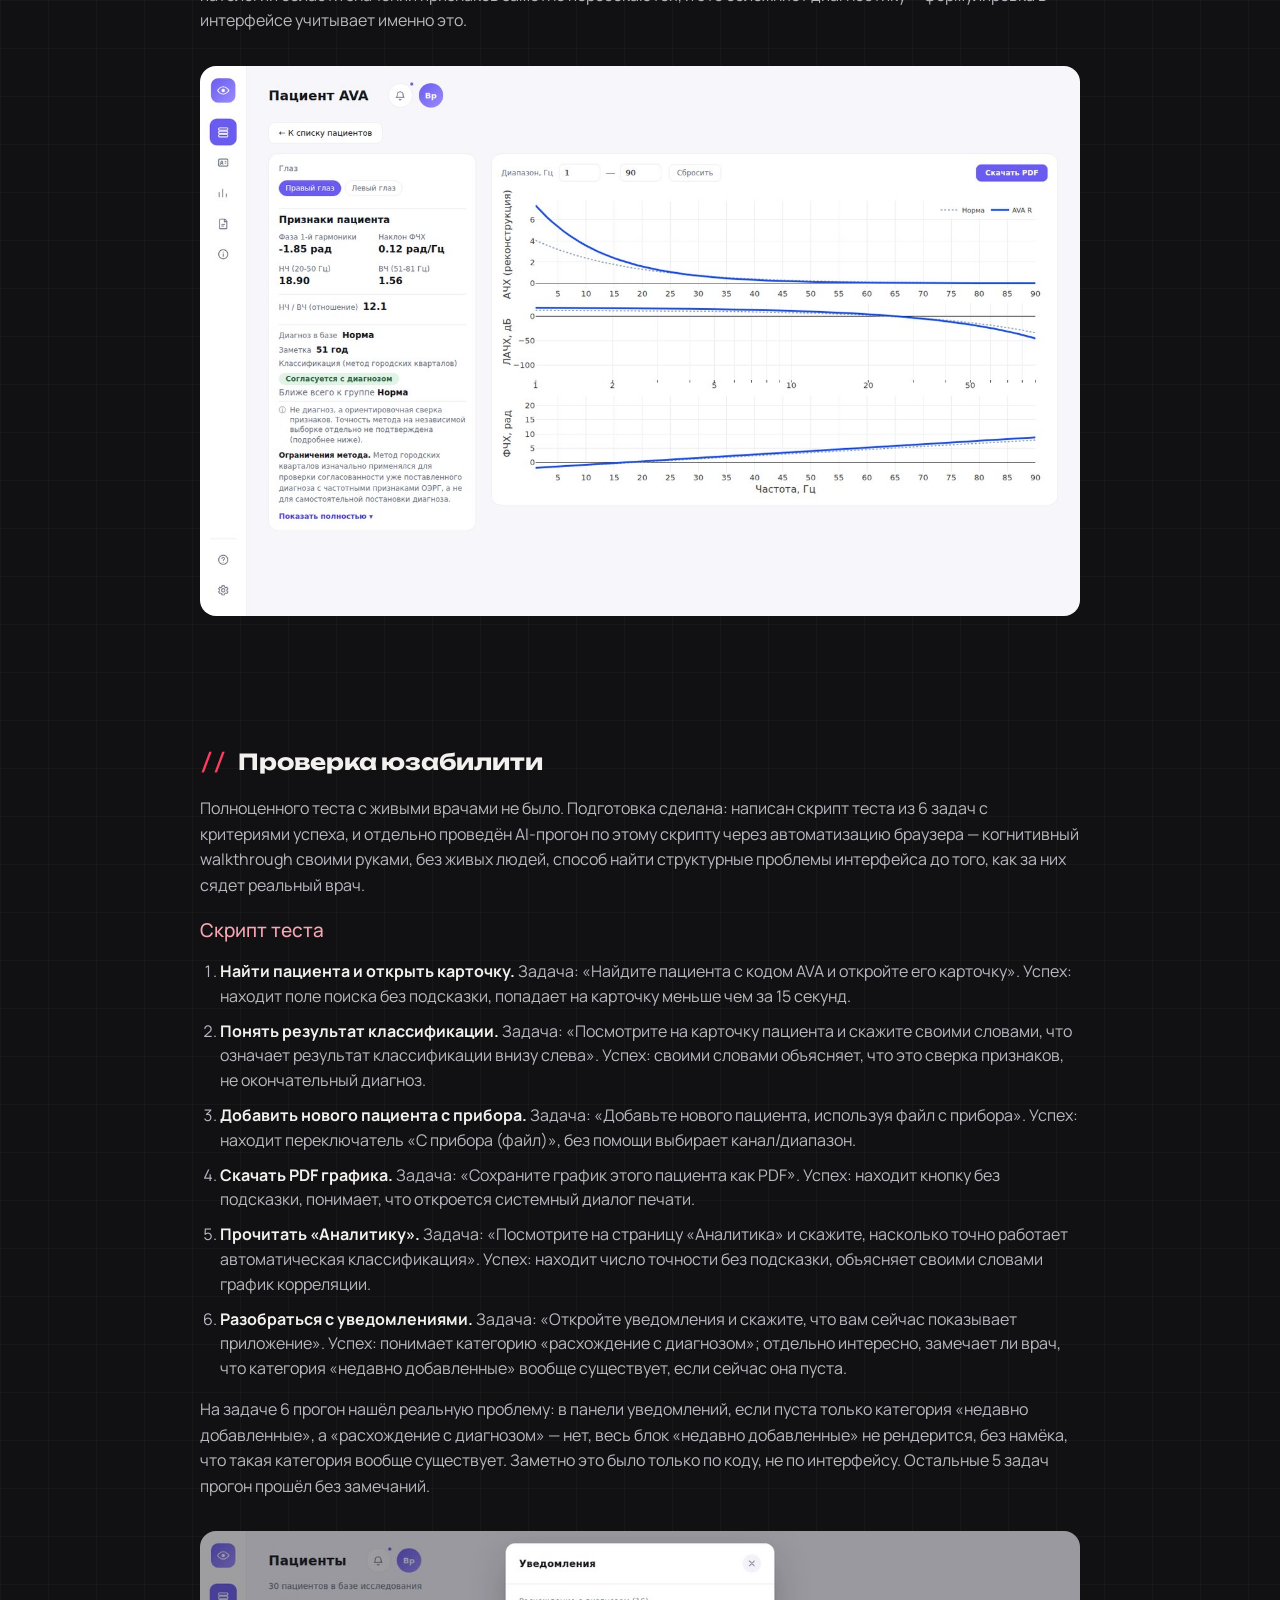
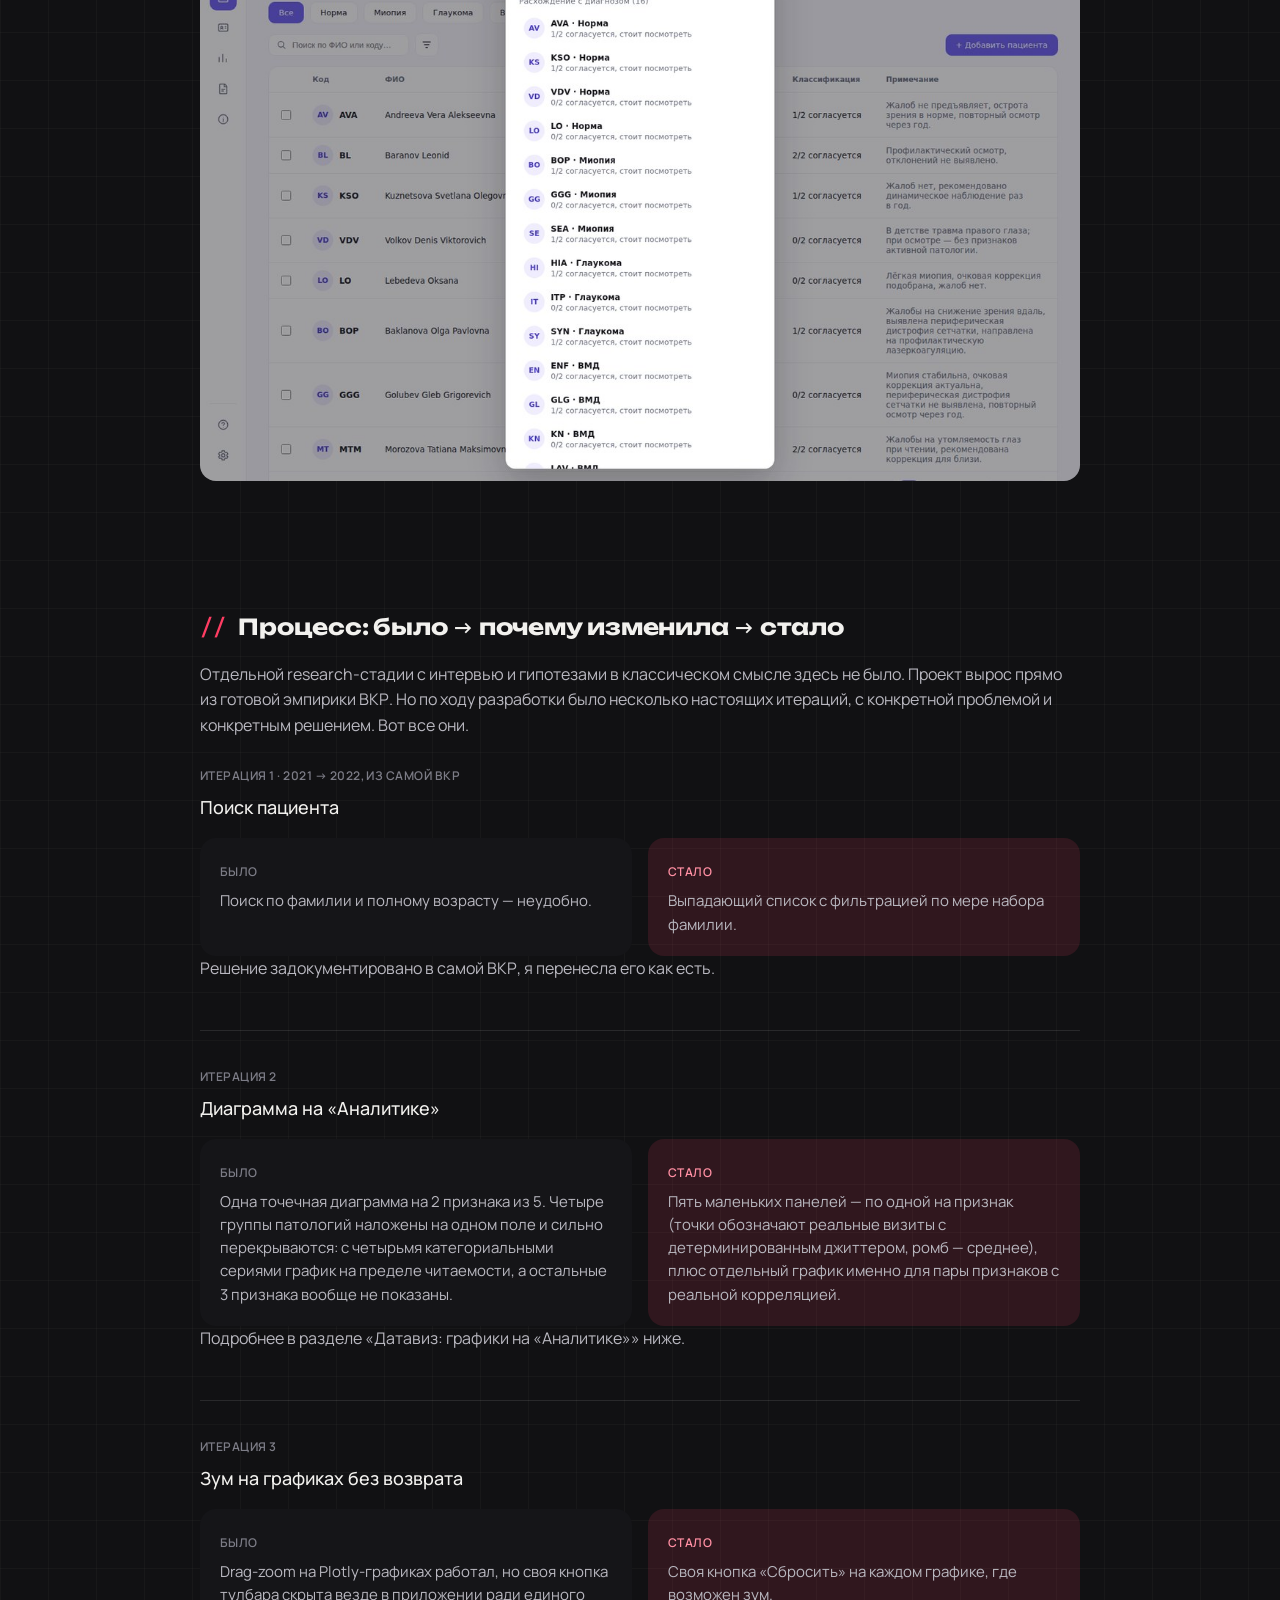
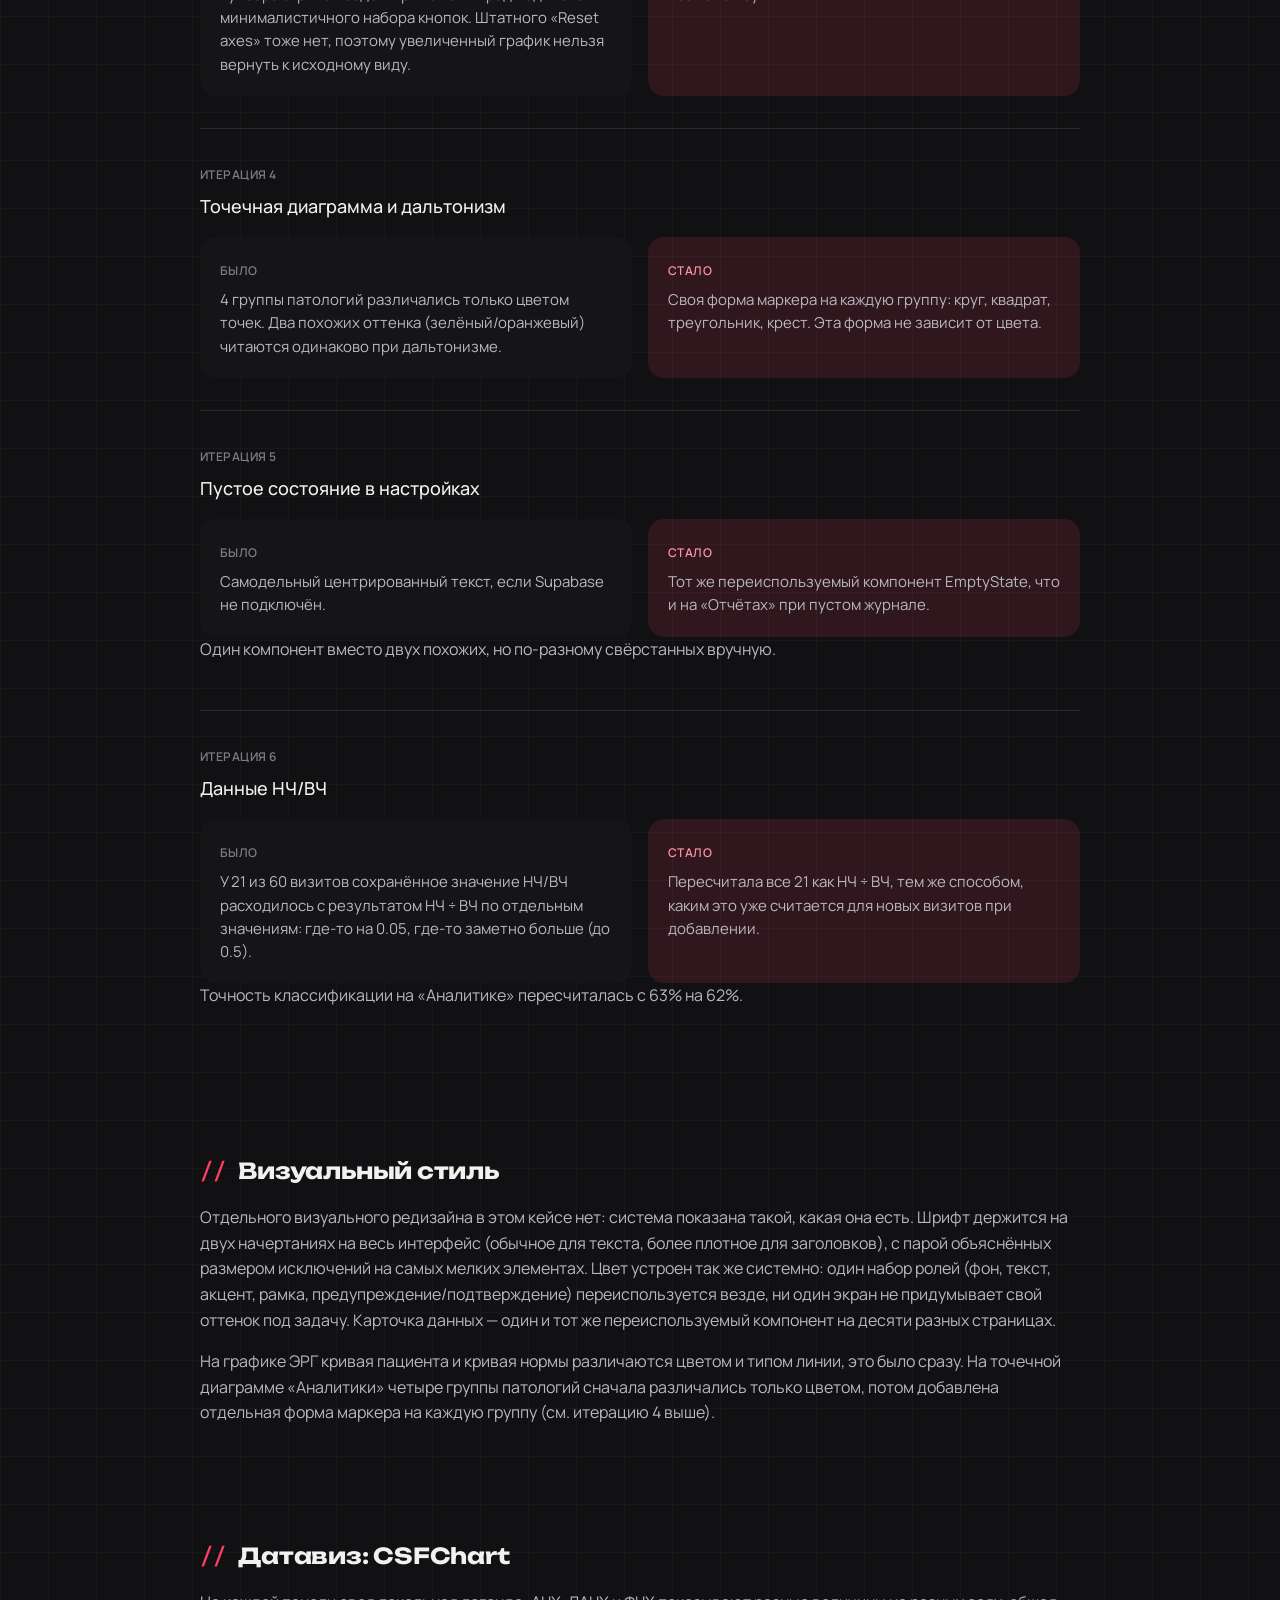
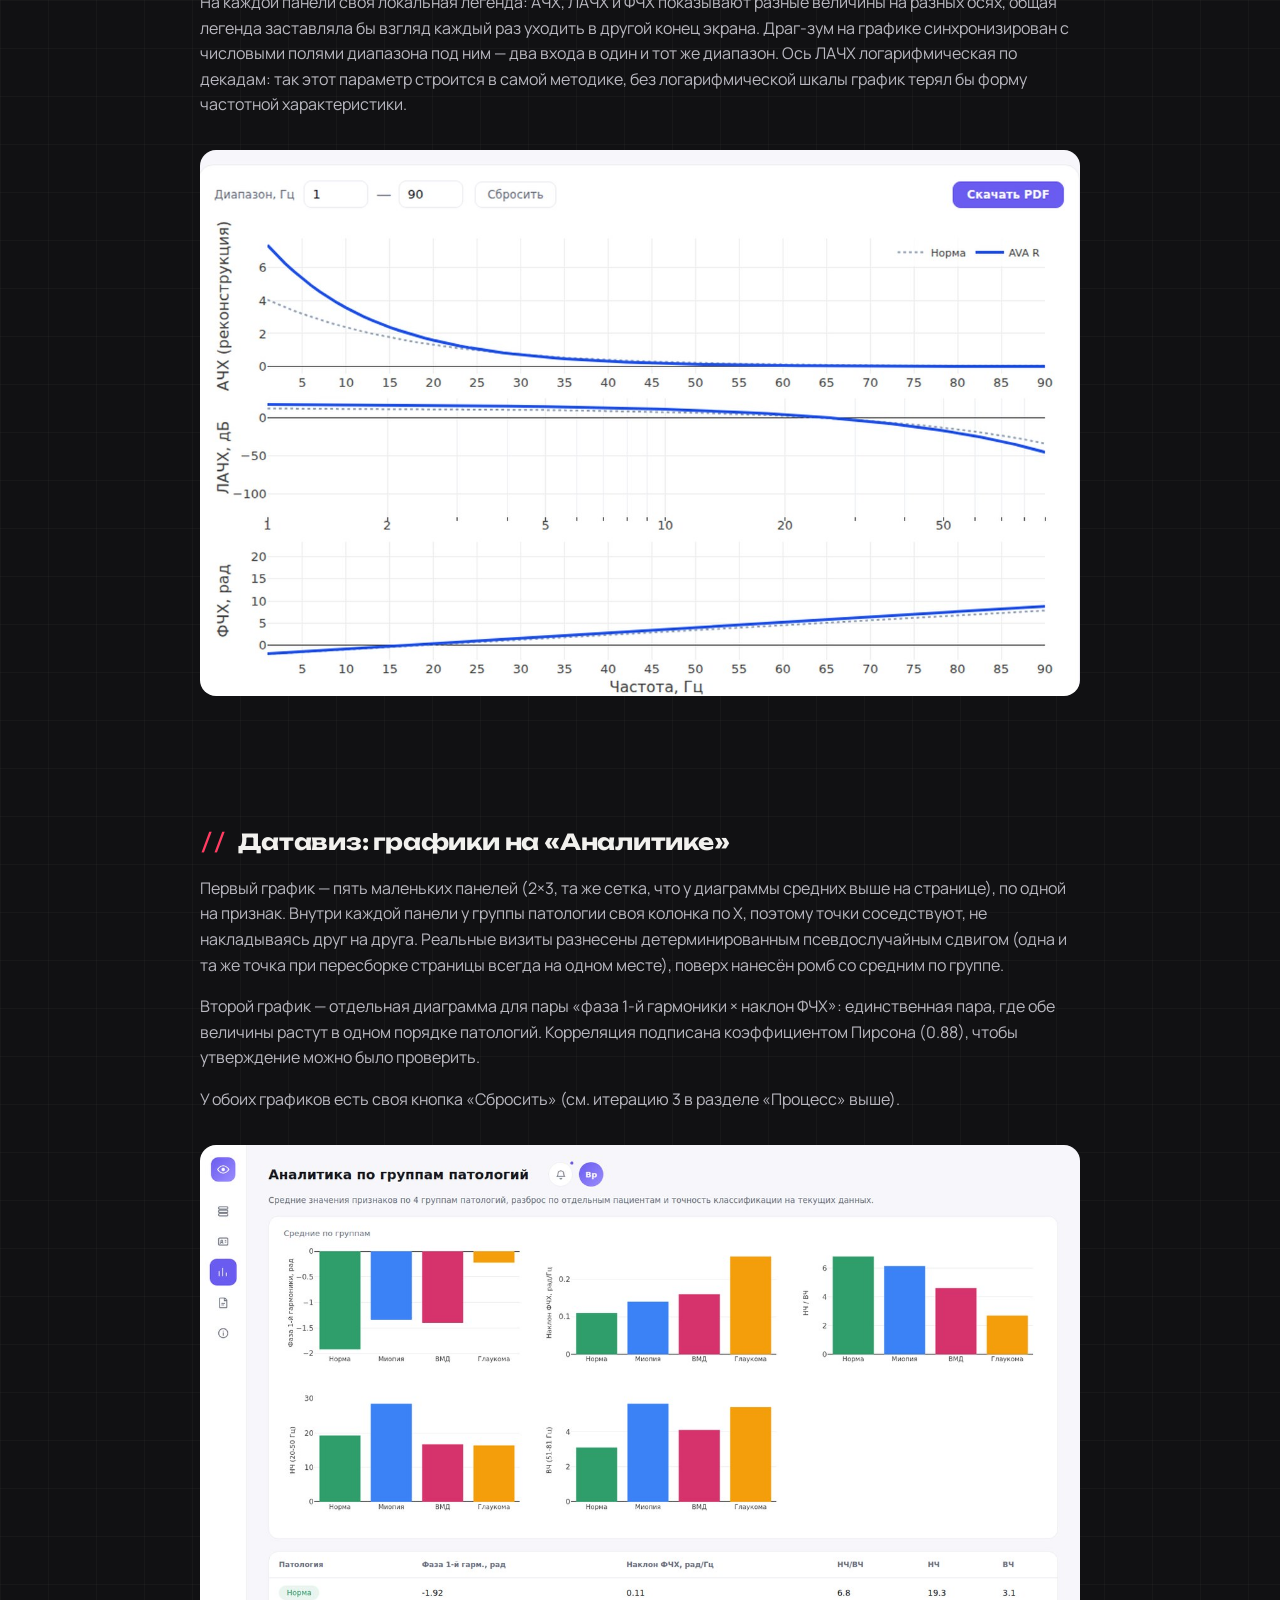
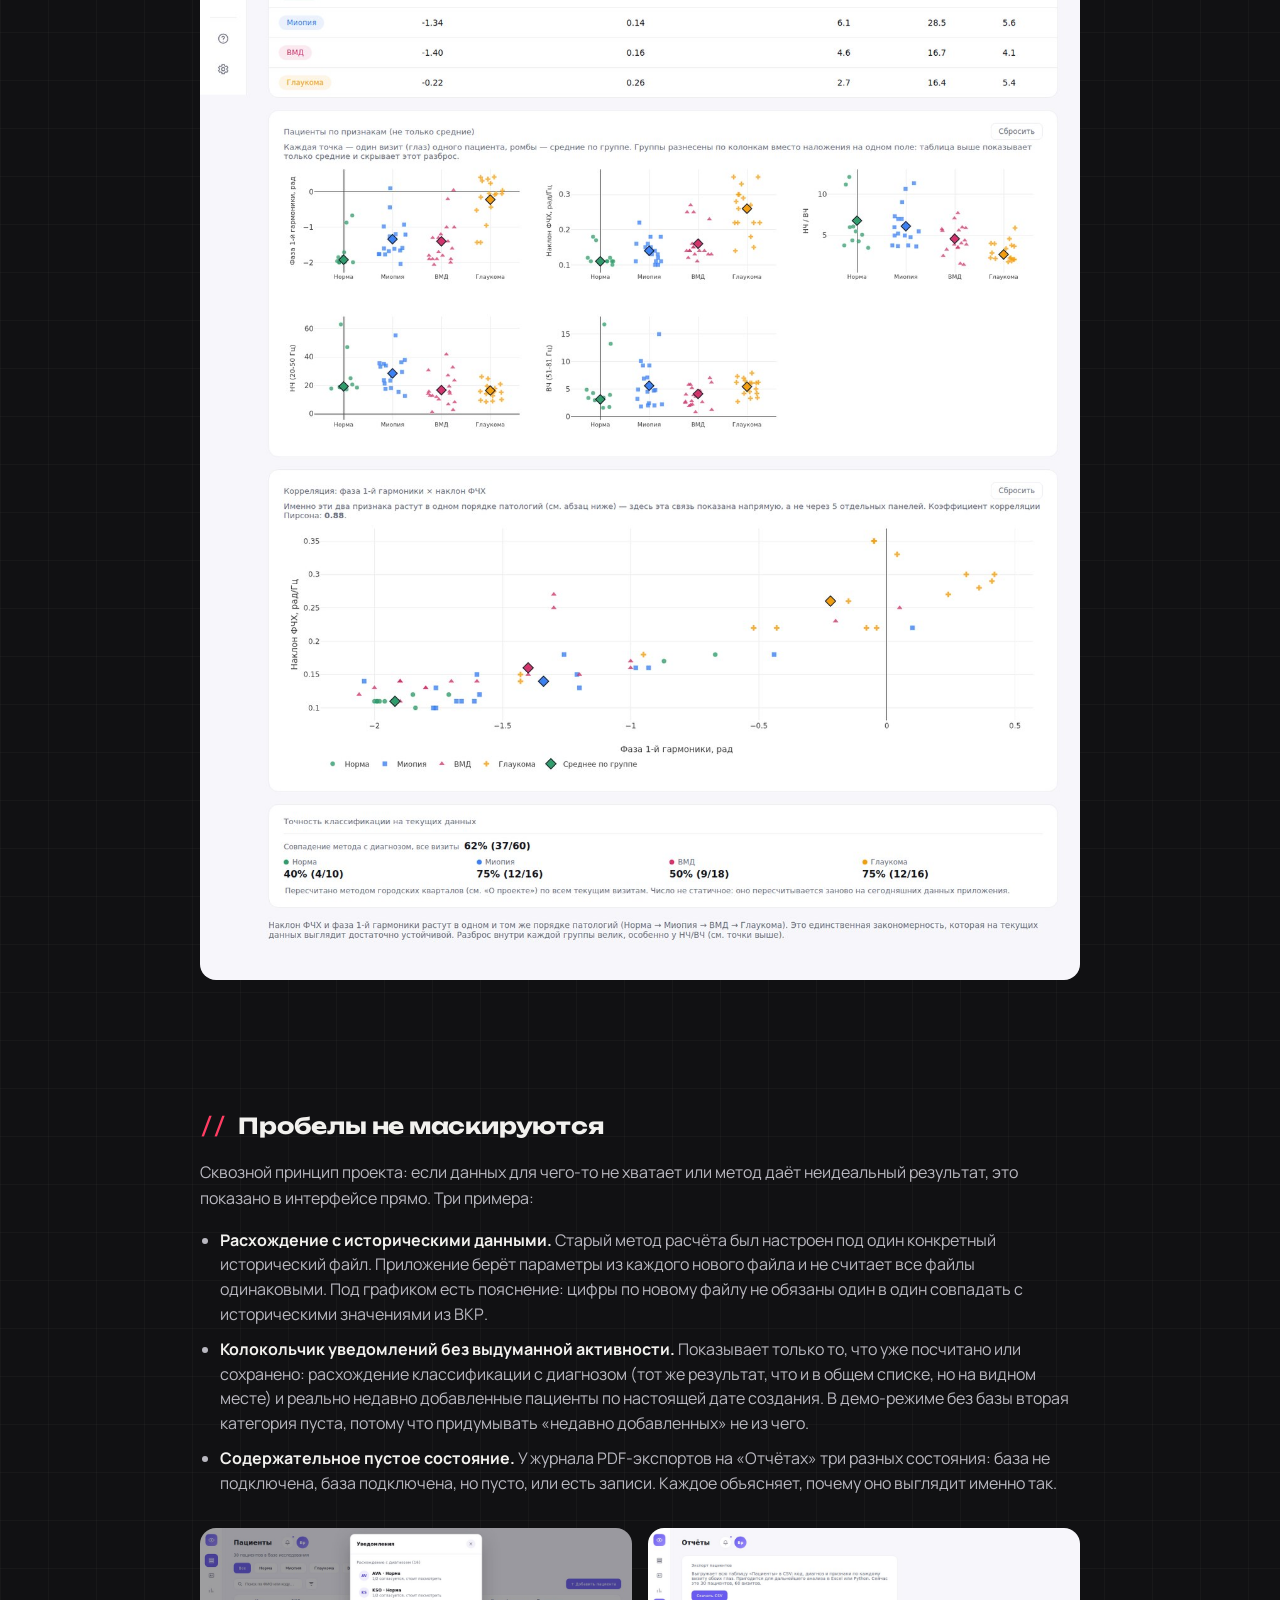
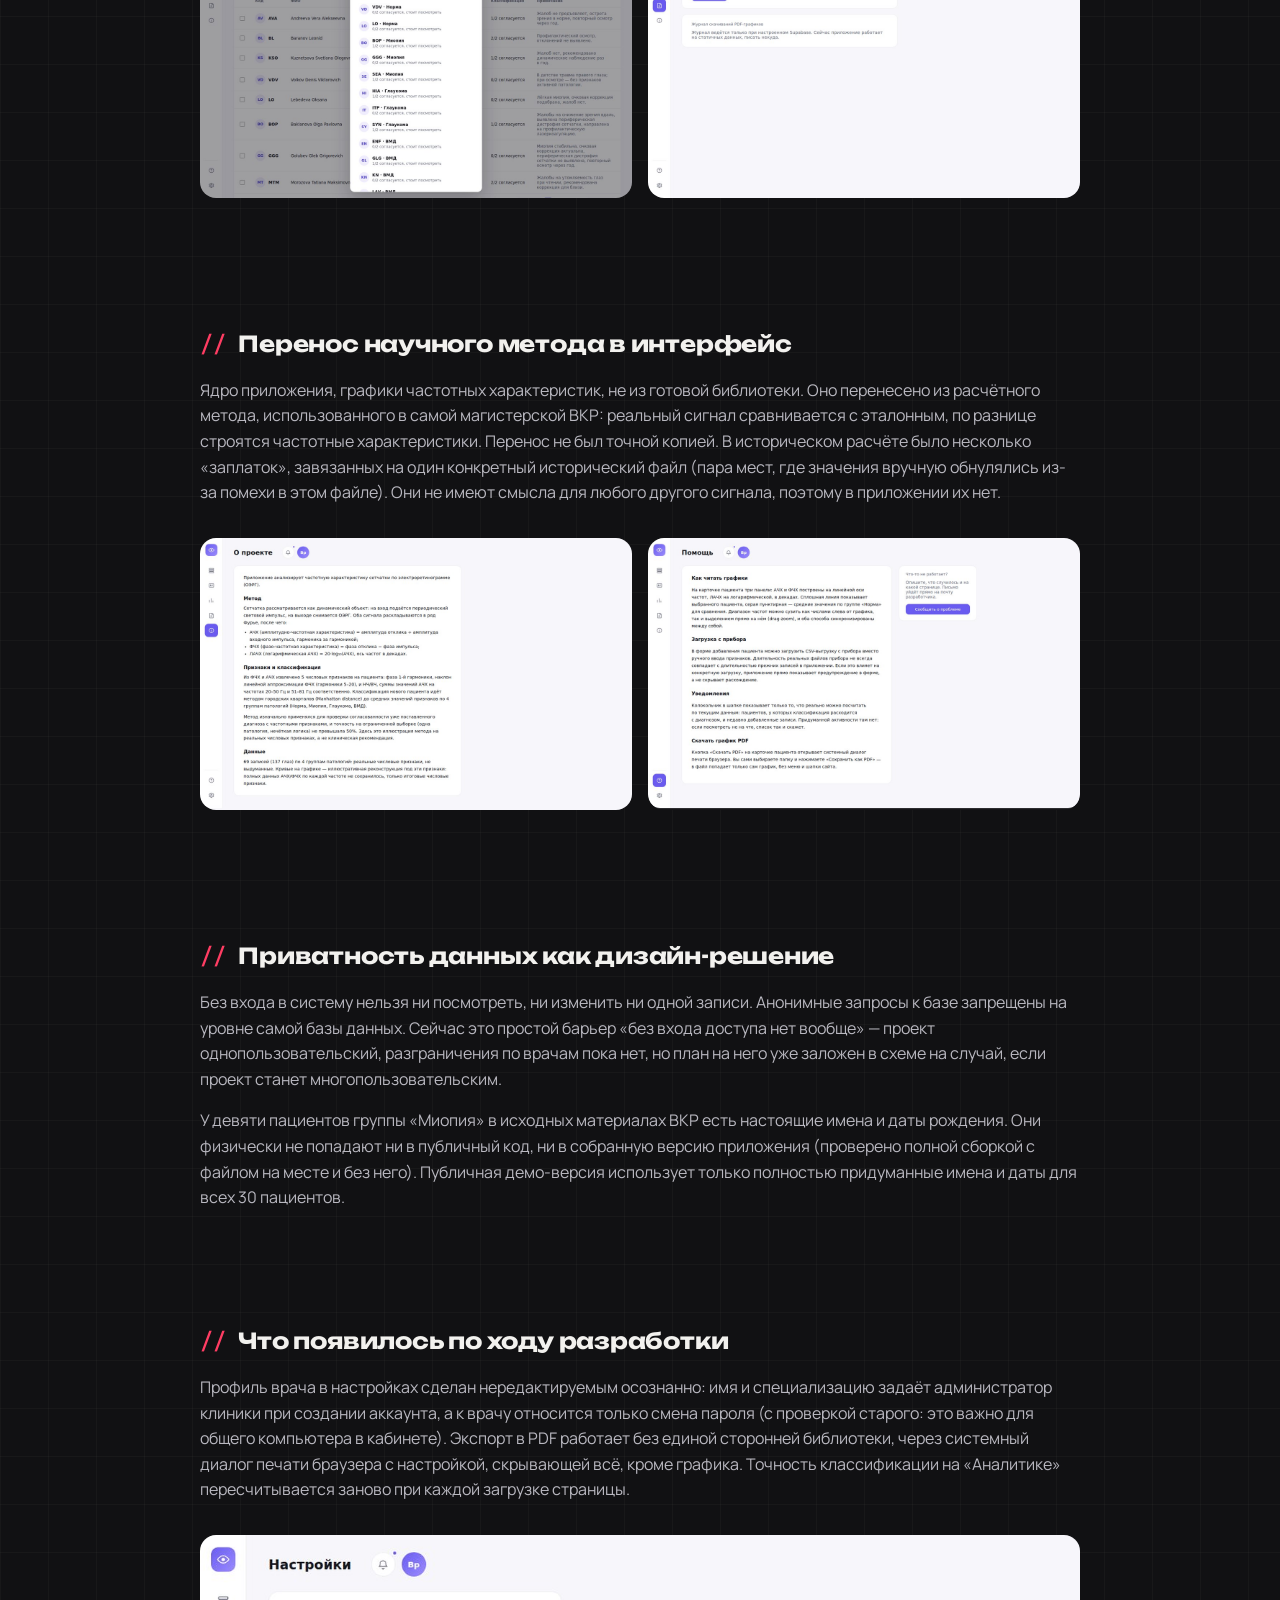
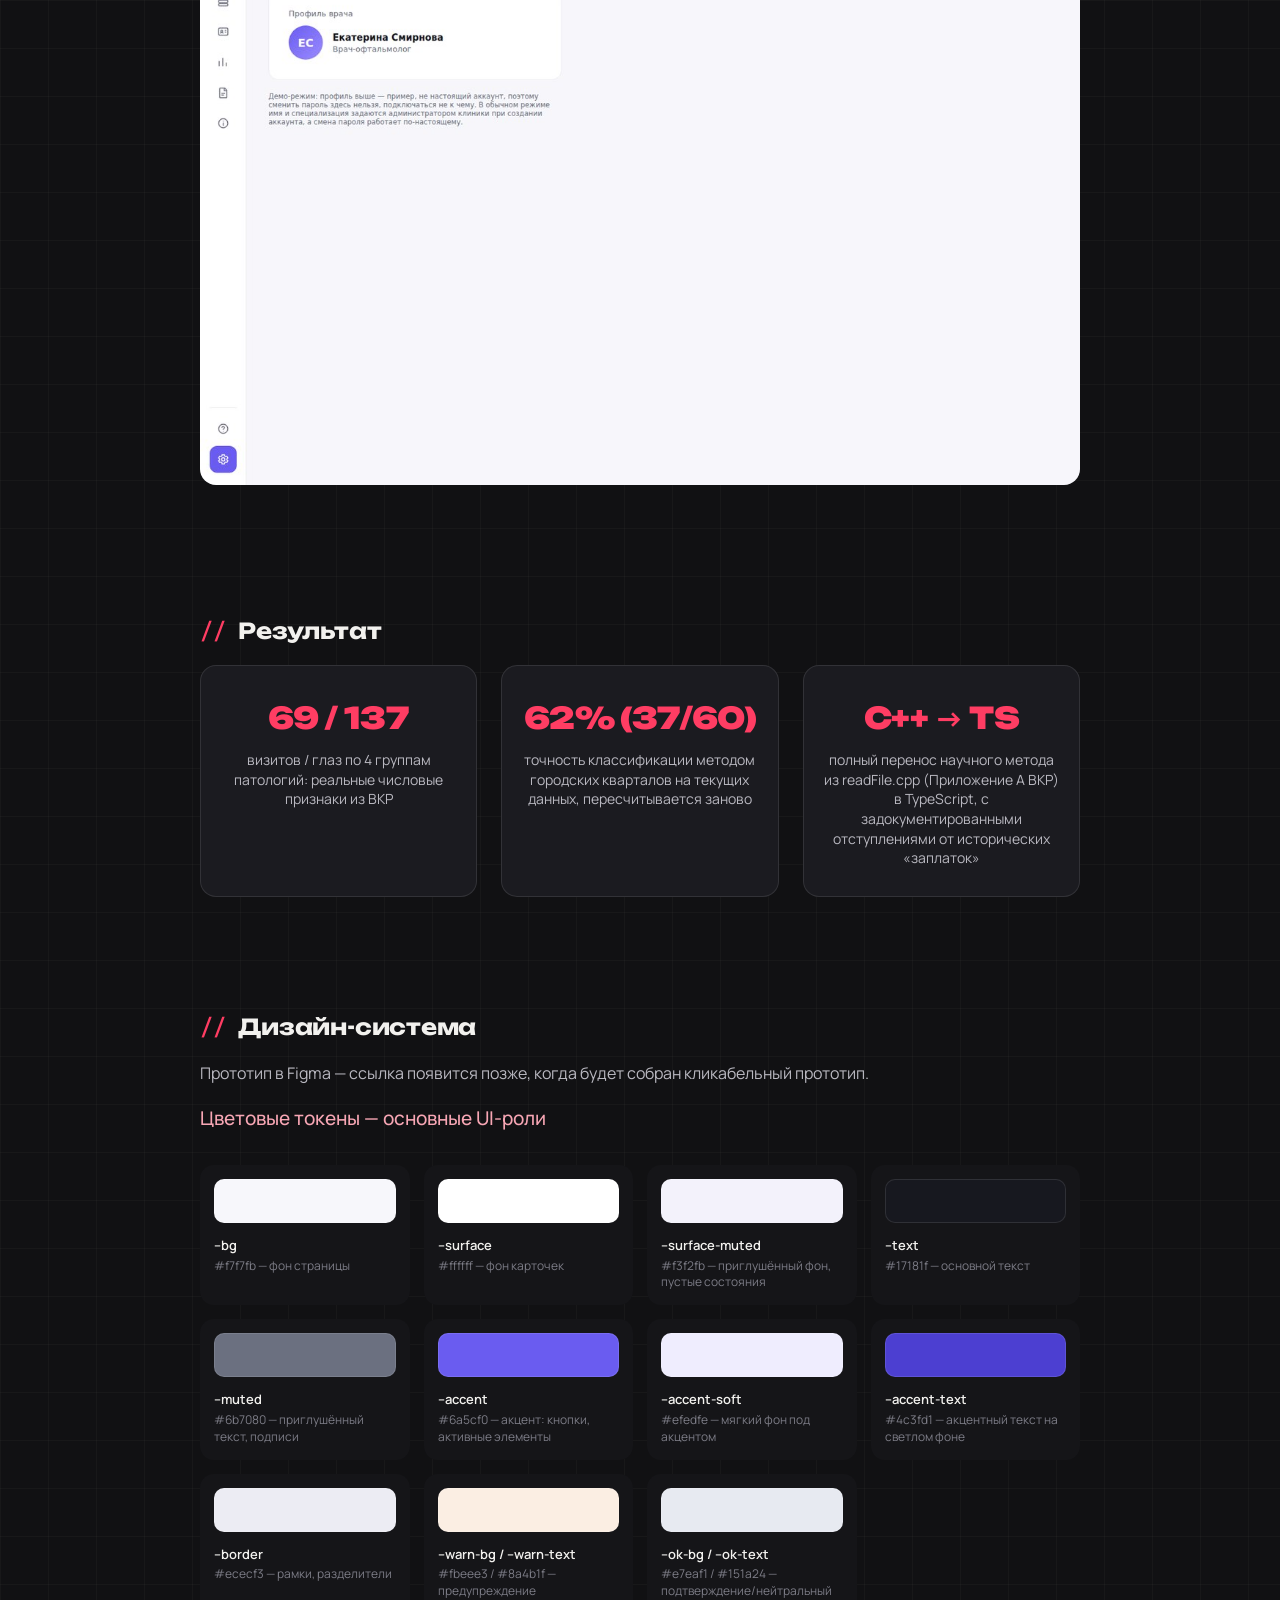
<file: projects/retina-response.html>
<!DOCTYPE html>
<html lang="ru">
<head>
<meta charset="UTF-8">
<meta name="viewport" content="width=device-width, initial-scale=1.0">
<title>RetinaResponse — Вероника Харлова</title>
<meta name="description" content="Кейс: веб-приложение для офтальмологов — анализ электроретинограммы и классификация патологий сетчатки по частотным признакам.">
<meta property="og:type" content="article">
<meta property="og:locale" content="ru_RU">
<meta property="og:site_name" content="Вероника Харлова — UX/UI дизайнер">
<meta property="og:title" content="RetinaResponse — Вероника Харлова">
<meta property="og:description" content="Кейс: веб-приложение для офтальмологов — анализ электроретинограммы и классификация патологий сетчатки по частотным признакам.">
<meta property="og:url" content="https://veronikakharlova.github.io/portfolio-site/projects/retina-response.html">
<meta property="og:image" content="https://veronikakharlova.github.io/portfolio-site/assets/cover-retina-response.jpg">
<meta name="twitter:card" content="summary_large_image">

<link rel="preconnect" href="https://fonts.googleapis.com">
<link rel="preconnect" href="https://fonts.gstatic.com" crossorigin>
<link href="https://fonts.googleapis.com/css2?family=Manrope:wght@400;500;600;700&display=swap" rel="stylesheet">

<style>
  :root {
    --color-bg: #F6F6F7;
    --color-bg-alt: #EDEDF0;
    --color-text: #1C1C1F;
    --color-text-muted: #4A4A50;
    --color-text-faint: #929298;
    --color-accent: #7A2A38;
    --color-accent-bg: #EEEEF1;
    --color-accent-text: #3E3E44;
    --color-on-accent: #FFFFFF;
    --color-btn: #1C1C1F;
    --radius-pill: 999px;
    --radius-card: 18px;
    --max-width: 920px;
  }

  * { box-sizing: border-box; }

  html, body {
    margin: 0;
    padding: 0;
  }

  body {
    font-family: 'Manrope', -apple-system, BlinkMacSystemFont, sans-serif;
    background: var(--color-bg);
    color: var(--color-text);
    line-height: 1.6;
  }

  a { color: inherit; }
  img { max-width: 100%; display: block; border-radius: var(--radius-card); }

  .container {
    max-width: var(--max-width);
    margin: 0 auto;
    padding: 0 20px;
  }

  /* HEADER */
  .site-header {
    position: sticky;
    top: 0;
    z-index: 50;
    display: flex;
    align-items: center;
    justify-content: space-between;
    padding: 22px 48px;
    background: rgba(250, 250, 250, 0.85);
    backdrop-filter: blur(10px);
  }

  .site-header__name {
    font-size: 19px;
    font-weight: 500;
    letter-spacing: -0.01em;
    text-decoration: none;
  }

  .back-link {
    text-decoration: none;
    color: var(--color-text-muted);
    font-size: 15px;
    padding: 9px 16px;
    border-radius: var(--radius-pill);
    transition: background 0.15s ease;
  }

  .back-link:hover { background: #F0F0F1; }

  .case-hero__back {
    display: inline-block;
    margin-bottom: 20px;
  }

  /* CASE HERO */
  .case-hero {
    padding: 56px 0 40px;
  }

  .case-hero__meta {
    display: flex;
    gap: 8px;
    flex-wrap: wrap;
    margin-bottom: 20px;
  }

  .tag {
    display: inline-block;
    background: var(--color-accent-bg);
    color: var(--color-accent-text);
    font-size: 13px;
    font-weight: 500;
    padding: 6px 14px;
    border-radius: var(--radius-pill);
  }

  .case-hero__title {
    font-size: 36px;
    font-weight: 500;
    line-height: 1.2;
    margin: 0 0 16px;
    letter-spacing: -0.02em;
  }

  .case-hero__summary {
    font-size: 17px;
    color: var(--color-text-muted);
    margin: 0 0 24px;
    max-width: 620px;
  }

  .case-hero__link {
    margin: 0 0 32px;
  }

  /* PROJECT META GRID */
  .project-meta {
    display: grid;
    grid-template-columns: repeat(3, 1fr);
    gap: 24px;
    padding: 24px 0;
    border-top: 1px solid #ECECEE;
    border-bottom: 1px solid #ECECEE;
  }

  .project-meta__item-label {
    font-size: 13px;
    color: var(--color-text-faint);
    margin-bottom: 6px;
  }

  .project-meta__item-value {
    font-size: 15px;
    font-weight: 500;
    line-height: 1.4;
  }

  /* CASE SECTIONS */
  .case-section {
    padding: 48px 0;
  }

  .case-section__title {
    font-size: 22px;
    font-weight: 500;
    margin: 0 0 16px;
  }

  .case-section__subtitle {
    font-size: 19px;
    font-weight: 500;
    margin: 40px 0 14px;
  }

  .case-section__subtitle:first-of-type {
    margin-top: 0;
  }

  .case-section p {
    font-size: 16px;
    color: var(--color-text-muted);
    margin: 0 0 16px;
  }

  .case-image {
    margin: 32px 0;
    background: var(--color-bg-alt);
    border-radius: var(--radius-card);
    overflow: hidden;
  }

  .case-image img {
    border-radius: var(--radius-card);
  }

  .image-row {
    display: grid;
    grid-template-columns: repeat(2, 1fr);
    gap: 16px;
    margin: 32px 0;
  }

  .image-row--three {
    grid-template-columns: repeat(3, 1fr);
  }

  .image-row .case-image {
    margin: 0;
  }

  .image-caption {
    font-size: 13px;
    color: var(--color-text-faint);
    text-align: center;
    margin-top: 10px;
  }

  /* SCREEN BLOCKS (было / гипотеза / стало) */
  .screen-block {
    padding: 32px 0;
    border-top: 1px solid #ECECEE;
  }

  .screen-block:first-of-type {
    border-top: none;
    padding-top: 8px;
  }

  .screen-block__title {
    font-size: 18px;
    font-weight: 500;
    margin: 0 0 10px;
  }

  .screen-block__label {
    display: inline-block;
    font-size: 12px;
    font-weight: 600;
    letter-spacing: 0.04em;
    text-transform: uppercase;
    color: var(--color-text-faint);
    margin-bottom: 8px;
  }

  .screen-block__note {
    font-size: 15px;
    color: var(--color-text-muted);
    margin: 14px 0 0;
  }

  /* CHANGE CARDS (было / стало) */
  .change-cards {
    display: grid;
    grid-template-columns: 1fr 1fr;
    gap: 16px;
    margin-top: 16px;
  }

  .change-card {
    background: var(--color-bg-alt);
    border-radius: var(--radius-card);
    padding: 20px;
  }

  .change-card--after {
    background: var(--color-accent-bg);
  }

  .change-card__label {
    display: inline-block;
    font-size: 12px;
    font-weight: 600;
    letter-spacing: 0.04em;
    text-transform: uppercase;
    color: var(--color-text-faint);
    margin-bottom: 8px;
  }

  .change-card--after .change-card__label {
    color: var(--color-accent-text);
  }

  .change-card p {
    font-size: 15px;
    color: var(--color-text-muted);
    margin: 0;
    line-height: 1.55;
  }

  /* BULLET LIST */
  .case-list {
    margin: 0 0 16px;
    padding-left: 20px;
    display: flex;
    flex-direction: column;
    gap: 10px;
  }

  .case-list li {
    font-size: 16px;
    color: var(--color-text-muted);
    line-height: 1.55;
  }

  .case-list strong {
    color: var(--color-text);
  }

  /* COMPARISON / DATA TABLE */
  .table-scroll {
    overflow-x: auto;
    margin: 32px 0;
    -webkit-overflow-scrolling: touch;
  }

  .compare-table {
    width: 100%;
    min-width: 560px;
    border-collapse: collapse;
    font-size: 14px;
  }

  .compare-table th,
  .compare-table td {
    text-align: left;
    padding: 14px 16px;
    border-bottom: 1px solid #ECECEE;
    vertical-align: top;
    line-height: 1.5;
  }

  .compare-table th {
    font-size: 12px;
    font-weight: 600;
    letter-spacing: 0.04em;
    text-transform: uppercase;
    color: var(--color-text-faint);
  }

  .compare-table td {
    color: var(--color-text-muted);
  }

  .compare-table td:first-child,
  .compare-table th:first-child {
    font-weight: 500;
    color: var(--color-text);
    white-space: nowrap;
  }

  .compare-table .swatch-cell {
    display: flex;
    align-items: center;
    gap: 10px;
  }

  .compare-table .swatch-dot {
    width: 14px;
    height: 14px;
    border-radius: 50%;
    flex-shrink: 0;
  }

  .compare-table .marker-glyph {
    font-size: 15px;
    font-weight: 700;
    display: inline-block;
    width: 16px;
    text-align: center;
  }

  /* RESULT STATS */
  .stat-grid {
    display: grid;
    grid-template-columns: repeat(3, 1fr);
    gap: 24px;
    margin: 8px 0 16px;
  }

  .stat-card {
    background: var(--color-bg-alt);
    border-radius: var(--radius-card);
    padding: 28px 20px;
    text-align: center;
  }

  .stat-card__number {
    font-size: 30px;
    font-weight: 600;
    color: var(--color-accent);
    letter-spacing: -0.02em;
    margin-bottom: 8px;
  }

  .stat-card__label {
    font-size: 14px;
    color: var(--color-text-muted);
    line-height: 1.4;
  }

  /* DESIGN TOKENS */
  .token-grid {
    display: grid;
    grid-template-columns: repeat(4, 1fr);
    gap: 14px;
    margin: 32px 0;
  }

  .token-swatch {
    background: var(--color-bg-alt);
    border-radius: 14px;
    padding: 14px;
  }

  .token-swatch__color {
    width: 100%;
    height: 44px;
    border-radius: 10px;
    margin-bottom: 12px;
    border: 1px solid #ECECEE;
  }

  .token-swatch__name {
    font-size: 13px;
    font-weight: 600;
    margin-bottom: 2px;
  }

  .token-swatch__desc {
    font-size: 12px;
    color: var(--color-text-faint);
    line-height: 1.4;
  }

  .type-sample {
    color: var(--color-text);
  }

  /* FOOTER NAV */
  .case-footer-nav {
    padding: 48px 0 80px;
    display: flex;
    justify-content: center;
  }

  .btn {
    text-decoration: none;
    display: inline-block;
    background: var(--color-btn);
    color: var(--color-on-accent);
    font-size: 15px;
    font-weight: 500;
    padding: 12px 26px;
    border-radius: var(--radius-pill);
  }

  .btn--outline {
    background: transparent;
    color: var(--color-accent-text);
    border: 1px solid var(--color-accent-bg);
  }

  @media (max-width: 640px) {
    .site-header, .container { padding-left: 20px; padding-right: 20px; }
    .case-hero__title { font-size: 28px; }
    .project-meta { grid-template-columns: repeat(2, 1fr); row-gap: 20px; }
    .image-row, .image-row--three { grid-template-columns: 1fr; }
    .change-cards { grid-template-columns: 1fr; }
    .stat-grid { grid-template-columns: 1fr; }
    .token-grid { grid-template-columns: repeat(2, 1fr); }
  }
</style>
<link rel="stylesheet" href="../assets/theme-code.css">
<meta name="theme-color" content="#111113">
</head>
<body>

  <header class="site-header">
    <a href="../index.html" class="site-header__name">Вероника Харлова</a>
  </header>

  <div class="container">

    <!-- ЗАГОЛОВОК + МЕТА -->
    <section class="case-hero">
      <a href="../index.html#projects" class="back-link case-hero__back">← Все проекты</a>
      <div class="case-hero__meta">
        <span class="tag">Личный проект · Web</span>
        <span class="tag">2026</span>
      </div>
      <h1 class="case-hero__title">RetinaResponse</h1>
      <p class="case-hero__summary">
        Веб-приложение для офтальмологов: анализ электроретинограммы и классификация патологий сетчатки по частотным признакам.
      </p>
      <p class="case-hero__link">
        <a href="https://eye-response-app.vercel.app" class="btn btn--outline" target="_blank" rel="noopener">Открыть приложение →</a>
      </p>

      <div class="project-meta">
        <div>
          <div class="project-meta__item-label">Роль</div>
          <div class="project-meta__item-value">Продуктовый дизайн и разработка — дизайн и весь код мой, включая перенос научного метода из ВКР в TypeScript</div>
        </div>
        <div>
          <div class="project-meta__item-label">Команда</div>
          <div class="project-meta__item-value">Соло-проект</div>
        </div>
        <div>
          <div class="project-meta__item-label">Инструменты</div>
          <div class="project-meta__item-value">Figma, React, TypeScript, Plotly.js, Supabase, Vercel</div>
        </div>
      </div>
    </section>

    <!-- ЗАДАЧА -->
    <section class="case-section">
      <h2 class="case-section__title">Задача</h2>
      <p>Приложение анализирует частотную характеристику сетчатки по электроретинограмме (ОЭРГ). Сетчатка рассматривается как динамический объект: на вход подаётся периодический световой импульс, на выходе снимается ОЭРГ, оба сигнала раскладываются в ряд Фурье, и по разнице строятся частотные характеристики: АЧХ, ЛАЧХ, ФЧХ. Из них извлекается 5 числовых признаков на пациента (фаза 1-й гармоники, наклон ФЧХ, НЧ/ВЧ, НЧ, ВЧ), и по ним методом городских кварталов (Manhattan distance) новый пациент классифицируется в одну из 4 групп патологий: Норма, Миопия, Глаукома, ВМД. Метод и данные взяты из собственной магистерской ВКР автора. Данные записаны прибором Roland Consult RETI-port/scan 21.</p>
      <p>Это переработка приложения, спроектированного в самой ВКР. Путь врача от списка пациентов до классификации был продуман там довольно подробно — как часть методологии и ТЗ к прототипу. Моя задача была перевести этот сценарий в реально работающее веб-приложение.</p>
      <p>Проект начинается ровно там, где заканчиваются существующие приборы и их софт: они хорошо записывают и обрабатывают сигнал, но работа с историей пациента, сравнение визитов и обычная навигация по базе стоят у них на втором плане. Это приложение не записывает сигнал и не управляет прибором. Оно берёт уже посчитанные признаки и превращает их в рабочий инструмент врача: список пациентов, карточку с графиком, историю визитов, классификацию по группе.</p>
    </section>

    <!-- КОНКУРЕНТНЫЙ АНАЛИЗ -->
    <section class="case-section">
      <h2 class="case-section__title">Конкурентный анализ</h2>
      <p>Классический UX-teardown экрана конкурента здесь физически невозможен сразу для всех систем на рынке: это проприетарное ПО в комплекте с медицинским оборудованием, которое клиника покупает через отдел закупок. Скриншот самого интерфейса публично нашёлся только у двух производителей. Ниже — таблица по тому, что реально можно проверить по открытым источникам.</p>

      <div class="table-scroll">
        <table class="compare-table">
          <thead>
            <tr>
              <th>Система</th>
              <th>Заявленные возможности</th>
              <th>Формат вывода данных</th>
              <th>Модель доступа</th>
            </tr>
          </thead>
          <tbody>
            <tr>
              <td>LKC RETeval</td>
              <td>ЭРГ + ЗВП: диабетическая ретинопатия, глаукома, наследственные дистрофии сетчатки, ишемические поражения сетчатки, педиатрия; заявлена полная совместимость со стандартом ISCEV</td>
              <td>Цветокодированные отчёты по возрастным референсным нормам плюс сырые измерения; отдельный модуль RFF Extractor выгружает курсорные значения и кривые; заявлена интеграция с EMR/EHR</td>
              <td>Устройство не продаётся онлайн: только демо и обращение к продажам</td>
            </tr>
            <tr>
              <td>Diagnosys Espion</td>
              <td>Sweep VEP, FST с тактильной обратной связью, ring ERG для скрининга ретинотоксичности примерно за минуту, мультифокальная ЭРГ с продольным сравнением визитов</td>
              <td>Отдельный продукт eXporter собирает transfer-файл и текстовые файлы по каждому тесту; точный формат на сайте не раскрыт</td>
              <td>Софт только «по запросу», публичной цены нет</td>
            </tr>
            <tr>
              <td>Metrovision Vision Monitor</td>
              <td>До 10 разных исследований на одной платформе: периметрия, тёмная хроматическая периметрия, адаптометрия, FST, электрофизиология зрения, видеоокулография</td>
              <td>Единая база данных на все тесты, заявлен «лёгкий экспорт», формат не указан</td>
              <td>Только форма запроса и PDF-брошюра</td>
            </tr>
            <tr>
              <td>Roland Consult RETI-port/scan 21</td>
              <td>Pattern VEP + Pattern ERG + Flash VEP, ISCEV ERG, EOG, мультифокальная ЭРГ/ЗВП, скрининг глаукомы; набор протоколов зависит от комплектации (10 уровней)</td>
              <td>Данные хранятся во внутренней базе прибора; форматы экспорта на сайте не описаны</td>
              <td>Только форма запроса с выбором модели: тот самый прибор, на данных которого построена эта работа</td>
            </tr>
          </tbody>
        </table>
      </div>

      <p>Ни у одного производителя нет ни открытой веб-версии, ни публичной цены. Весь рынок продаёт через отдел закупок клиники.</p>

      <div class="image-row image-row--three">
        <div>
          <div class="case-image">
            <img src="../retina-response/web-competitor-diagnosys.jpg" alt="Промо-скриншот интерфейса Diagnosys Espion V7">
          </div>
          <p class="image-caption">Diagnosys Espion V7</p>
        </div>
        <div>
          <div class="case-image">
            <img src="../retina-response/web-competitor-lkc.jpg" alt="Пример отчёта LKC RETeval">
          </div>
          <p class="image-caption">LKC RETeval</p>
        </div>
        <div>
          <div class="case-image">
            <img src="../retina-response/web-competitor-roland.jpg" alt="Рабочее место с прибором Roland Consult RETI-port/scan 21">
          </div>
          <p class="image-caption">Roland Consult RETI-port/scan 21</p>
        </div>
      </div>
    </section>

    <!-- ПОЛЬЗОВАТЕЛИ И USER FLOW -->
    <section class="case-section">
      <h2 class="case-section__title">Пользователи и user flow</h2>
      <p>Формального интервью с врачами не было. Источником для понимания пользователей стали сами тексты ВКР: в них уже описана процедура исследования и то, как реально должен работать врач с результатами.</p>

      <h3 class="case-section__subtitle">Пациент</h3>
      <p>Пациент не работает с приложением напрямую — он присутствует в нём как контекст: данные и история визитов. Процедура ЭРГ занимает 20–30 минут адаптации к темноте плюс электроды на роговице, сосцевидном отростке и лбу, отдельно для каждого глаза. Долгая процедура — аргумент в пользу того, чтобы результат хранился в системе и был доступен для пересмотра позже: бумажный отчёт для этого неудобен.</p>

      <h3 class="case-section__subtitle">Врач-офтальмолог</h3>
      <p>Основной пользователь. Авторизация по логину и паролю открывает список пациентов именно этого врача. Дальше врач ищет пациента, смотрит историю визитов или запускает анализ новых данных.</p>

      <div class="case-image">
        <img src="../retina-response/web-patients.jpg" alt="Список пациентов: таблица с фильтром по группам патологии и поиском">
      </div>

      <h3 class="case-section__subtitle">User flow</h3>

      <div class="case-image">
        <img src="../retina-response/web-user-flow.png" alt="Диаграмма user flow: вход, список пациентов, карточка пациента, история визитов, анализ новых данных, классификация, аналитика, отчёты">
      </div>

      <p>Классификация в приложении показана как поддержка решения врача. В самой ВКР написано, что у разных патологий области значений признаков заметно пересекаются, и это осложняет диагностику — формулировка в интерфейсе учитывает именно это.</p>

      <div class="case-image">
        <img src="../retina-response/web-patient-detail.jpg" alt="Карточка пациента: признаки, диагноз и классификация методом городских кварталов">
      </div>
    </section>

    <!-- ПРОВЕРКА ЮЗАБИЛИТИ -->
    <section class="case-section">
      <h2 class="case-section__title">Проверка юзабилити</h2>
      <p>Полноценного теста с живыми врачами не было. Подготовка сделана: написан скрипт теста из 6 задач с критериями успеха, и отдельно проведён AI-прогон по этому скрипту через автоматизацию браузера — когнитивный walkthrough своими руками, без живых людей, способ найти структурные проблемы интерфейса до того, как за них сядет реальный врач.</p>

      <h3 class="case-section__subtitle">Скрипт теста</h3>
      <ol class="case-list">
        <li><strong>Найти пациента и открыть карточку.</strong> Задача: «Найдите пациента с кодом AVA и откройте его карточку». Успех: находит поле поиска без подсказки, попадает на карточку меньше чем за 15 секунд.</li>
        <li><strong>Понять результат классификации.</strong> Задача: «Посмотрите на карточку пациента и скажите своими словами, что означает результат классификации внизу слева». Успех: своими словами объясняет, что это сверка признаков, не окончательный диагноз.</li>
        <li><strong>Добавить нового пациента с прибора.</strong> Задача: «Добавьте нового пациента, используя файл с прибора». Успех: находит переключатель «С прибора (файл)», без помощи выбирает канал/диапазон.</li>
        <li><strong>Скачать PDF графика.</strong> Задача: «Сохраните график этого пациента как PDF». Успех: находит кнопку без подсказки, понимает, что откроется системный диалог печати.</li>
        <li><strong>Прочитать «Аналитику».</strong> Задача: «Посмотрите на страницу «Аналитика» и скажите, насколько точно работает автоматическая классификация». Успех: находит число точности без подсказки, объясняет своими словами график корреляции.</li>
        <li><strong>Разобраться с уведомлениями.</strong> Задача: «Откройте уведомления и скажите, что вам сейчас показывает приложение». Успех: понимает категорию «расхождение с диагнозом»; отдельно интересно, замечает ли врач, что категория «недавно добавленные» вообще существует, если сейчас она пуста.</li>
      </ol>

      <p>На задаче 6 прогон нашёл реальную проблему: в панели уведомлений, если пуста только категория «недавно добавленные», а «расхождение с диагнозом» — нет, весь блок «недавно добавленные» не рендерится, без намёка, что такая категория вообще существует. Заметно это было только по коду, не по интерфейсу. Остальные 5 задач прогон прошёл без замечаний.</p>

      <div class="case-image">
        <img src="../retina-response/web-usability-notifications.jpg" alt="Панель уведомлений в AI-прогоне: видна только категория «Расхождение с диагнозом», категория «недавно добавленные» не отображается">
      </div>
    </section>

    <!-- ПРОЦЕСС: БЫЛО → ПОЧЕМУ ИЗМЕНИЛА → СТАЛО -->
    <section class="case-section">
      <h2 class="case-section__title">Процесс: было → почему изменила → стало</h2>
      <p>Отдельной research-стадии с интервью и гипотезами в классическом смысле здесь не было. Проект вырос прямо из готовой эмпирики ВКР. Но по ходу разработки было несколько настоящих итераций, с конкретной проблемой и конкретным решением. Вот все они.</p>

      <div class="screen-block">
        <span class="screen-block__label">Итерация 1 · 2021 → 2022, из самой ВКР</span>
        <h3 class="screen-block__title">Поиск пациента</h3>
        <div class="change-cards">
          <div class="change-card">
            <span class="change-card__label">Было</span>
            <p>Поиск по фамилии и полному возрасту — неудобно.</p>
          </div>
          <div class="change-card change-card--after">
            <span class="change-card__label">Стало</span>
            <p>Выпадающий список с фильтрацией по мере набора фамилии.</p>
          </div>
        </div>
        <p class="screen-block__note">Решение задокументировано в самой ВКР, я перенесла его как есть.</p>
      </div>

      <div class="screen-block">
        <span class="screen-block__label">Итерация 2</span>
        <h3 class="screen-block__title">Диаграмма на «Аналитике»</h3>
        <div class="change-cards">
          <div class="change-card">
            <span class="change-card__label">Было</span>
            <p>Одна точечная диаграмма на 2 признака из 5. Четыре группы патологий наложены на одном поле и сильно перекрываются: с четырьмя категориальными сериями график на пределе читаемости, а остальные 3 признака вообще не показаны.</p>
          </div>
          <div class="change-card change-card--after">
            <span class="change-card__label">Стало</span>
            <p>Пять маленьких панелей — по одной на признак (точки обозначают реальные визиты с детерминированным джиттером, ромб — среднее), плюс отдельный график именно для пары признаков с реальной корреляцией.</p>
          </div>
        </div>
        <p class="screen-block__note">Подробнее в разделе «Датавиз: графики на «Аналитике»» ниже.</p>
      </div>

      <div class="screen-block">
        <span class="screen-block__label">Итерация 3</span>
        <h3 class="screen-block__title">Зум на графиках без возврата</h3>
        <div class="change-cards">
          <div class="change-card">
            <span class="change-card__label">Было</span>
            <p>Drag-zoom на Plotly-графиках работал, но своя кнопка тулбара скрыта везде в приложении ради единого минималистичного набора кнопок. Штатного «Reset axes» тоже нет, поэтому увеличенный график нельзя вернуть к исходному виду.</p>
          </div>
          <div class="change-card change-card--after">
            <span class="change-card__label">Стало</span>
            <p>Своя кнопка «Сбросить» на каждом графике, где возможен зум.</p>
          </div>
        </div>
      </div>

      <div class="screen-block">
        <span class="screen-block__label">Итерация 4</span>
        <h3 class="screen-block__title">Точечная диаграмма и дальтонизм</h3>
        <div class="change-cards">
          <div class="change-card">
            <span class="change-card__label">Было</span>
            <p>4 группы патологий различались только цветом точек. Два похожих оттенка (зелёный/оранжевый) читаются одинаково при дальтонизме.</p>
          </div>
          <div class="change-card change-card--after">
            <span class="change-card__label">Стало</span>
            <p>Своя форма маркера на каждую группу: круг, квадрат, треугольник, крест. Эта форма не зависит от цвета.</p>
          </div>
        </div>
      </div>

      <div class="screen-block">
        <span class="screen-block__label">Итерация 5</span>
        <h3 class="screen-block__title">Пустое состояние в настройках</h3>
        <div class="change-cards">
          <div class="change-card">
            <span class="change-card__label">Было</span>
            <p>Самодельный центрированный текст, если Supabase не подключён.</p>
          </div>
          <div class="change-card change-card--after">
            <span class="change-card__label">Стало</span>
            <p>Тот же переиспользуемый компонент EmptyState, что и на «Отчётах» при пустом журнале.</p>
          </div>
        </div>
        <p class="screen-block__note">Один компонент вместо двух похожих, но по-разному свёрстанных вручную.</p>
      </div>

      <div class="screen-block">
        <span class="screen-block__label">Итерация 6</span>
        <h3 class="screen-block__title">Данные НЧ/ВЧ</h3>
        <div class="change-cards">
          <div class="change-card">
            <span class="change-card__label">Было</span>
            <p>У 21 из 60 визитов сохранённое значение НЧ/ВЧ расходилось с результатом НЧ ÷ ВЧ по отдельным значениям: где-то на 0.05, где-то заметно больше (до 0.5).</p>
          </div>
          <div class="change-card change-card--after">
            <span class="change-card__label">Стало</span>
            <p>Пересчитала все 21 как НЧ ÷ ВЧ, тем же способом, каким это уже считается для новых визитов при добавлении.</p>
          </div>
        </div>
        <p class="screen-block__note">Точность классификации на «Аналитике» пересчиталась с 63% на 62%.</p>
      </div>
    </section>

    <!-- ВИЗУАЛЬНЫЙ СТИЛЬ -->
    <section class="case-section">
      <h2 class="case-section__title">Визуальный стиль</h2>
      <p>Отдельного визуального редизайна в этом кейсе нет: система показана такой, какая она есть. Шрифт держится на двух начертаниях на весь интерфейс (обычное для текста, более плотное для заголовков), с парой объяснённых размером исключений на самых мелких элементах. Цвет устроен так же системно: один набор ролей (фон, текст, акцент, рамка, предупреждение/подтверждение) переиспользуется везде, ни один экран не придумывает свой оттенок под задачу. Карточка данных — один и тот же переиспользуемый компонент на десяти разных страницах.</p>
      <p>На графике ЭРГ кривая пациента и кривая нормы различаются цветом и типом линии, это было сразу. На точечной диаграмме «Аналитики» четыре группы патологий сначала различались только цветом, потом добавлена отдельная форма маркера на каждую группу (см. итерацию 4 выше).</p>
    </section>

    <!-- ДАТАВИЗ: CSFCHART -->
    <section class="case-section">
      <h2 class="case-section__title">Датавиз: CSFChart</h2>
      <p>На каждой панели своя локальная легенда: АЧХ, ЛАЧХ и ФЧХ показывают разные величины на разных осях, общая легенда заставляла бы взгляд каждый раз уходить в другой конец экрана. Драг-зум на графике синхронизирован с числовыми полями диапазона под ним — два входа в один и тот же диапазон. Ось ЛАЧХ логарифмическая по декадам: так этот параметр строится в самой методике, без логарифмической шкалы график терял бы форму частотной характеристики.</p>

      <div class="case-image">
        <img src="../retina-response/web-csfchart-closeup.jpg" alt="Крупный план на CSFChart: панели АЧХ, ЛАЧХ и ФЧХ с локальными легендами и синхронизированным диапазоном">
      </div>
    </section>

    <!-- ДАТАВИЗ: АНАЛИТИКА -->
    <section class="case-section">
      <h2 class="case-section__title">Датавиз: графики на «Аналитике»</h2>
      <p>Первый график — пять маленьких панелей (2×3, та же сетка, что у диаграммы средних выше на странице), по одной на признак. Внутри каждой панели у группы патологии своя колонка по X, поэтому точки соседствуют, не накладываясь друг на друга. Реальные визиты разнесены детерминированным псевдослучайным сдвигом (одна и та же точка при пересборке страницы всегда на одном месте), поверх нанесён ромб со средним по группе.</p>
      <p>Второй график — отдельная диаграмма для пары «фаза 1-й гармоники × наклон ФЧХ»: единственная пара, где обе величины растут в одном порядке патологий. Корреляция подписана коэффициентом Пирсона (0.88), чтобы утверждение можно было проверить.</p>
      <p>У обоих графиков есть своя кнопка «Сбросить» (см. итерацию 3 в разделе «Процесс» выше).</p>

      <div class="case-image">
        <img src="../retina-response/web-analytics.jpg" alt="Страница «Аналитика»: средние по группам, разброс по пациентам на пяти панелях, график корреляции, точность классификации">
      </div>
    </section>

    <!-- ПРОБЕЛЫ ПОКАЗАНЫ, А НЕ ЗАМАСКИРОВАНЫ -->
    <section class="case-section">
      <h2 class="case-section__title">Пробелы не маскируются</h2>
      <p>Сквозной принцип проекта: если данных для чего-то не хватает или метод даёт неидеальный результат, это показано в интерфейсе прямо. Три примера:</p>

      <ul class="case-list">
        <li><strong>Расхождение с историческими данными.</strong> Старый метод расчёта был настроен под один конкретный исторический файл. Приложение берёт параметры из каждого нового файла и не считает все файлы одинаковыми. Под графиком есть пояснение: цифры по новому файлу не обязаны один в один совпадать с историческими значениями из ВКР.</li>
        <li><strong>Колокольчик уведомлений без выдуманной активности.</strong> Показывает только то, что уже посчитано или сохранено: расхождение классификации с диагнозом (тот же результат, что и в общем списке, но на видном месте) и реально недавно добавленные пациенты по настоящей дате создания. В демо-режиме без базы вторая категория пуста, потому что придумывать «недавно добавленных» не из чего.</li>
        <li><strong>Содержательное пустое состояние.</strong> У журнала PDF-экспортов на «Отчётах» три разных состояния: база не подключена, база подключена, но пусто, или есть записи. Каждое объясняет, почему оно выглядит именно так.</li>
      </ul>

      <div class="image-row">
        <div class="case-image">
          <img src="../retina-response/web-notifications.jpg" alt="Открытая панель уведомлений: расхождение классификации и недавно добавленные пациенты">
        </div>
        <div class="case-image">
          <img src="../retina-response/web-reports.jpg" alt="Страница «Отчёты»: журнал PDF-экспортов с пустым состоянием, когда база не подключена">
        </div>
      </div>
    </section>

    <!-- ПЕРЕНОС НАУЧНОГО МЕТОДА -->
    <section class="case-section">
      <h2 class="case-section__title">Перенос научного метода в интерфейс</h2>
      <p>Ядро приложения, графики частотных характеристик, не из готовой библиотеки. Оно перенесено из расчётного метода, использованного в самой магистерской ВКР: реальный сигнал сравнивается с эталонным, по разнице строятся частотные характеристики. Перенос не был точной копией. В историческом расчёте было несколько «заплаток», завязанных на один конкретный исторический файл (пара мест, где значения вручную обнулялись из-за помехи в этом файле). Они не имеют смысла для любого другого сигнала, поэтому в приложении их нет.</p>

      <div class="image-row">
        <div class="case-image">
          <img src="../retina-response/web-about.jpg" alt="Страница «О проекте»: методика, признаки и данные">
        </div>
        <div class="case-image">
          <img src="../retina-response/web-help.jpg" alt="Страница «Помощь»: как читать графики, загрузка с прибора, уведомления, экспорт PDF">
        </div>
      </div>
    </section>

    <!-- ПРИВАТНОСТЬ ДАННЫХ -->
    <section class="case-section">
      <h2 class="case-section__title">Приватность данных как дизайн-решение</h2>
      <p>Без входа в систему нельзя ни посмотреть, ни изменить ни одной записи. Анонимные запросы к базе запрещены на уровне самой базы данных. Сейчас это простой барьер «без входа доступа нет вообще» — проект однопользовательский, разграничения по врачам пока нет, но план на него уже заложен в схеме на случай, если проект станет многопользовательским.</p>
      <p>У девяти пациентов группы «Миопия» в исходных материалах ВКР есть настоящие имена и даты рождения. Они физически не попадают ни в публичный код, ни в собранную версию приложения (проверено полной сборкой с файлом на месте и без него). Публичная демо-версия использует только полностью придуманные имена и даты для всех 30 пациентов.</p>
    </section>

    <!-- ЧТО ПОЯВИЛОСЬ ПО ХОДУ РАЗРАБОТКИ -->
    <section class="case-section">
      <h2 class="case-section__title">Что появилось по ходу разработки</h2>
      <p>Профиль врача в настройках сделан нередактируемым осознанно: имя и специализацию задаёт администратор клиники при создании аккаунта, а к врачу относится только смена пароля (с проверкой старого: это важно для общего компьютера в кабинете). Экспорт в PDF работает без единой сторонней библиотеки, через системный диалог печати браузера с настройкой, скрывающей всё, кроме графика. Точность классификации на «Аналитике» пересчитывается заново при каждой загрузке страницы.</p>

      <div class="case-image">
        <img src="../retina-response/web-settings.jpg" alt="Настройки врача: нередактируемый профиль и смена пароля">
      </div>
    </section>

    <!-- РЕЗУЛЬТАТ -->
    <section class="case-section">
      <h2 class="case-section__title">Результат</h2>
      <div class="stat-grid">
        <div class="stat-card">
          <div class="stat-card__number">69 / 137</div>
          <div class="stat-card__label">визитов / глаз по 4 группам патологий: реальные числовые признаки из ВКР</div>
        </div>
        <div class="stat-card">
          <div class="stat-card__number">62% (37/60)</div>
          <div class="stat-card__label">точность классификации методом городских кварталов на текущих данных, пересчитывается заново</div>
        </div>
        <div class="stat-card">
          <div class="stat-card__number">C++ → TS</div>
          <div class="stat-card__label">полный перенос научного метода из readFile.cpp (Приложение А ВКР) в TypeScript, с задокументированными отступлениями от исторических «заплаток»</div>
        </div>
      </div>
    </section>

    <!-- ДИЗАЙН-СИСТЕМА -->
    <section class="case-section">
      <h2 class="case-section__title">Дизайн-система</h2>
      <p>Прототип в Figma — ссылка появится позже, когда будет собран кликабельный прототип.</p>

      <h3 class="case-section__subtitle">Цветовые токены — основные UI-роли</h3>
      <div class="token-grid">
        <div class="token-swatch">
          <div class="token-swatch__color" style="background:#f7f7fb;"></div>
          <div class="token-swatch__name">--bg</div>
          <div class="token-swatch__desc">#f7f7fb — фон страницы</div>
        </div>
        <div class="token-swatch">
          <div class="token-swatch__color" style="background:#ffffff;"></div>
          <div class="token-swatch__name">--surface</div>
          <div class="token-swatch__desc">#ffffff — фон карточек</div>
        </div>
        <div class="token-swatch">
          <div class="token-swatch__color" style="background:#f3f2fb;"></div>
          <div class="token-swatch__name">--surface-muted</div>
          <div class="token-swatch__desc">#f3f2fb — приглушённый фон, пустые состояния</div>
        </div>
        <div class="token-swatch">
          <div class="token-swatch__color" style="background:#17181f;"></div>
          <div class="token-swatch__name">--text</div>
          <div class="token-swatch__desc">#17181f — основной текст</div>
        </div>
        <div class="token-swatch">
          <div class="token-swatch__color" style="background:#6b7080;"></div>
          <div class="token-swatch__name">--muted</div>
          <div class="token-swatch__desc">#6b7080 — приглушённый текст, подписи</div>
        </div>
        <div class="token-swatch">
          <div class="token-swatch__color" style="background:#6a5cf0;"></div>
          <div class="token-swatch__name">--accent</div>
          <div class="token-swatch__desc">#6a5cf0 — акцент: кнопки, активные элементы</div>
        </div>
        <div class="token-swatch">
          <div class="token-swatch__color" style="background:#efedfe;"></div>
          <div class="token-swatch__name">--accent-soft</div>
          <div class="token-swatch__desc">#efedfe — мягкий фон под акцентом</div>
        </div>
        <div class="token-swatch">
          <div class="token-swatch__color" style="background:#4c3fd1;"></div>
          <div class="token-swatch__name">--accent-text</div>
          <div class="token-swatch__desc">#4c3fd1 — акцентный текст на светлом фоне</div>
        </div>
        <div class="token-swatch">
          <div class="token-swatch__color" style="background:#ececf3;"></div>
          <div class="token-swatch__name">--border</div>
          <div class="token-swatch__desc">#ececf3 — рамки, разделители</div>
        </div>
        <div class="token-swatch">
          <div class="token-swatch__color" style="background:#fbeee3;"></div>
          <div class="token-swatch__name">--warn-bg / --warn-text</div>
          <div class="token-swatch__desc">#fbeee3 / #8a4b1f — предупреждение</div>
        </div>
        <div class="token-swatch">
          <div class="token-swatch__color" style="background:#e7eaf1;"></div>
          <div class="token-swatch__name">--ok-bg / --ok-text</div>
          <div class="token-swatch__desc">#e7eaf1 / #151a24 — подтверждение/нейтральный статус</div>
        </div>
      </div>

      <h3 class="case-section__subtitle">Категориальные токены — группы патологий и графики</h3>
      <div class="table-scroll">
        <table class="compare-table">
          <thead>
            <tr>
              <th>Роль</th>
              <th>Цвет</th>
              <th>Форма маркера</th>
            </tr>
          </thead>
          <tbody>
            <tr>
              <td>Норма</td>
              <td class="swatch-cell"><span class="swatch-dot" style="background:#2f9e6b;"></span>#2f9e6b</td>
              <td><span class="marker-glyph" style="color:#2f9e6b;">●</span> круг</td>
            </tr>
            <tr>
              <td>Миопия</td>
              <td class="swatch-cell"><span class="swatch-dot" style="background:#3b82f6;"></span>#3b82f6</td>
              <td><span class="marker-glyph" style="color:#3b82f6;">■</span> квадрат</td>
            </tr>
            <tr>
              <td>ВМД</td>
              <td class="swatch-cell"><span class="swatch-dot" style="background:#d6336c;"></span>#d6336c</td>
              <td><span class="marker-glyph" style="color:#d6336c;">▲</span> треугольник</td>
            </tr>
            <tr>
              <td>Глаукома</td>
              <td class="swatch-cell"><span class="swatch-dot" style="background:#f59e0b;"></span>#f59e0b</td>
              <td><span class="marker-glyph" style="color:#f59e0b;">✕</span> крест</td>
            </tr>
            <tr>
              <td>Кривая пациента</td>
              <td class="swatch-cell"><span class="swatch-dot" style="background:#1d4fe8;"></span>#1d4fe8</td>
              <td>сплошная линия</td>
            </tr>
            <tr>
              <td>Кривая нормы</td>
              <td class="swatch-cell"><span class="swatch-dot" style="background:#94a3b8;"></span>#94a3b8</td>
              <td>пунктирная линия</td>
            </tr>
          </tbody>
        </table>
      </div>

      <h3 class="case-section__subtitle">Типографическая шкала</h3>
      <p>Шрифт — Inter, семь ступеней, начертания 400/600, плюс вариант 700 на самом мелком элементе.</p>
      <div class="table-scroll">
        <table class="compare-table">
          <thead>
            <tr>
              <th>Стиль</th>
              <th>Размер / начертание</th>
              <th>Пример</th>
            </tr>
          </thead>
          <tbody>
            <tr>
              <td>Заголовок страницы</td>
              <td>28px / 600</td>
              <td><span class="type-sample" style="font-size:28px; font-weight:600;">Пациенты</span></td>
            </tr>
            <tr>
              <td>Заголовок раздела</td>
              <td>22px / 600</td>
              <td><span class="type-sample" style="font-size:22px; font-weight:600;">Средние по группам</span></td>
            </tr>
            <tr>
              <td>Заголовок карточки/модалки</td>
              <td>16px / 600</td>
              <td><span class="type-sample" style="font-size:16px; font-weight:600;">Признаки пациента</span></td>
            </tr>
            <tr>
              <td>Подзаголовок</td>
              <td>14px / 600</td>
              <td><span class="type-sample" style="font-size:14px; font-weight:600;">Диапазон, Гц</span></td>
            </tr>
            <tr>
              <td>Основной текст</td>
              <td>13px / 400</td>
              <td><span class="type-sample" style="font-size:13px; font-weight:400;">Ближе всего к группе Норма</span></td>
            </tr>
            <tr>
              <td>Вторичный текст</td>
              <td>12px / 400</td>
              <td><span class="type-sample" style="font-size:12px; font-weight:400;">Не диагноз, а сверка признаков</span></td>
            </tr>
            <tr>
              <td>Мелкая метка</td>
              <td>11px / 600, вариант 11px / 700 для счётчика-бейджа</td>
              <td><span class="type-sample" style="font-size:11px; font-weight:700;">16</span></td>
            </tr>
          </tbody>
        </table>
      </div>

      <h3 class="case-section__subtitle">Компоненты</h3>
      <ul class="case-list">
        <li><strong>Карточка данных</strong> (data-card): используется на 10+ страницах.</li>
        <li><strong>Чип патологии:</strong> 4 цвета и текст.</li>
        <li><strong>Кнопка «Сбросить»:</strong> для графиков с зумом.</li>
        <li><strong>EmptyState:</strong> три содержательных состояния вместо нуля из ниоткуда.</li>
        <li><strong>Таблица пациентов:</strong> с фильтрами.</li>
      </ul>
    </section>

    <div class="case-footer-nav">
      <a href="../index.html#projects" class="btn">К другим проектам</a>
    </div>

  </div>

  <script src="../assets/lightbox.js" defer></script>
</body>
</html>
</file>
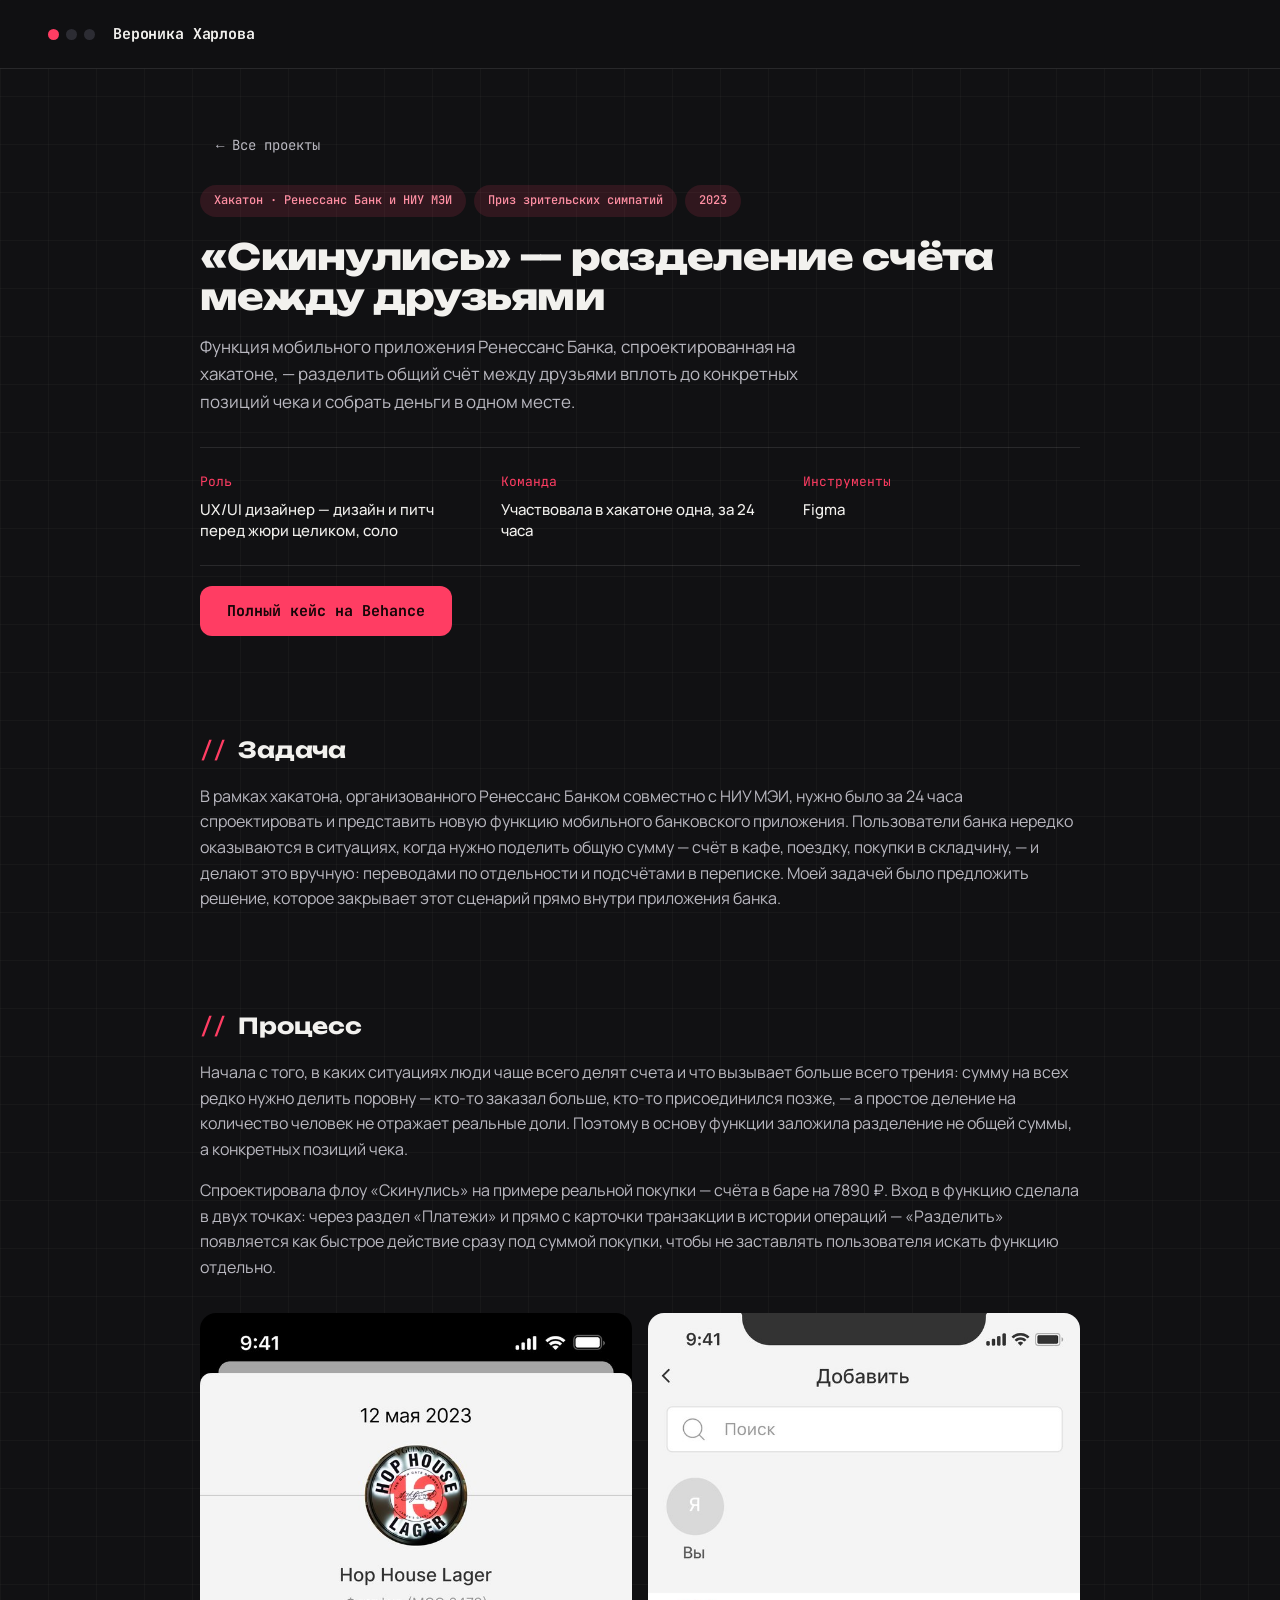
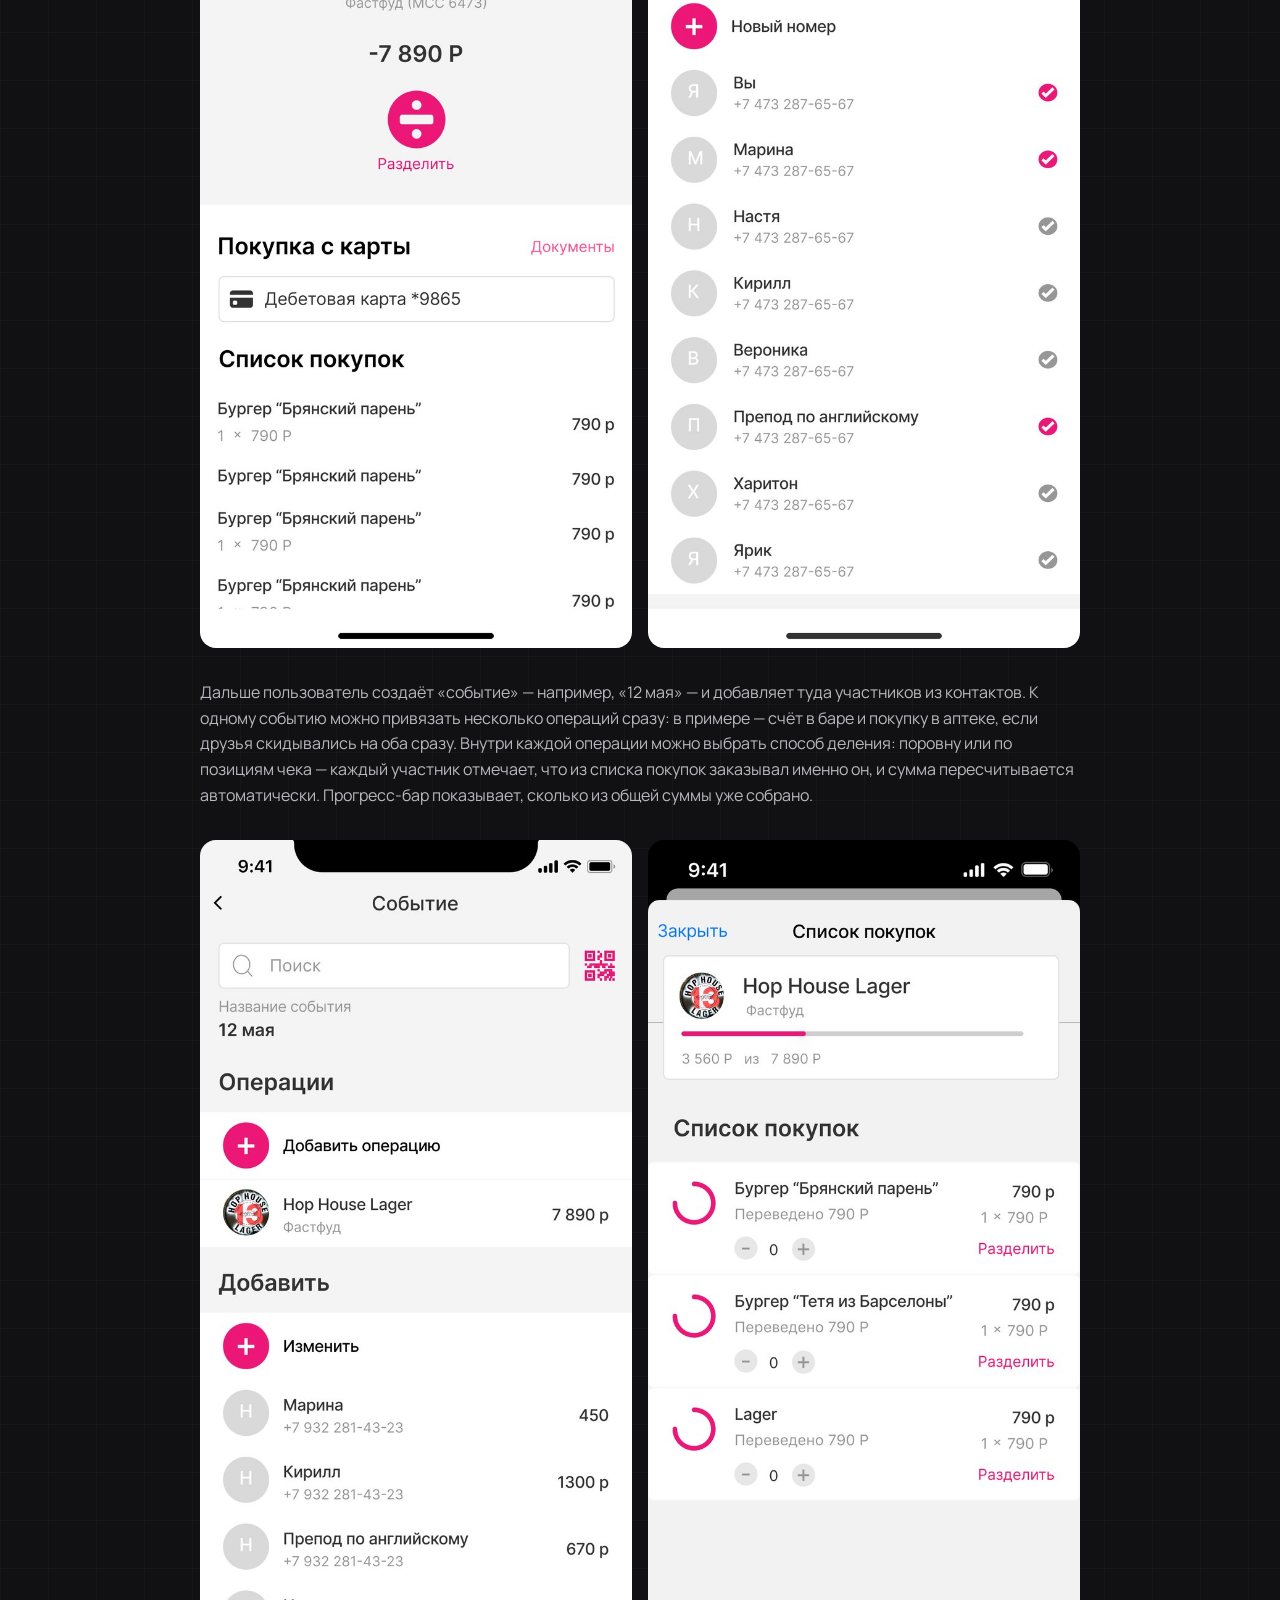
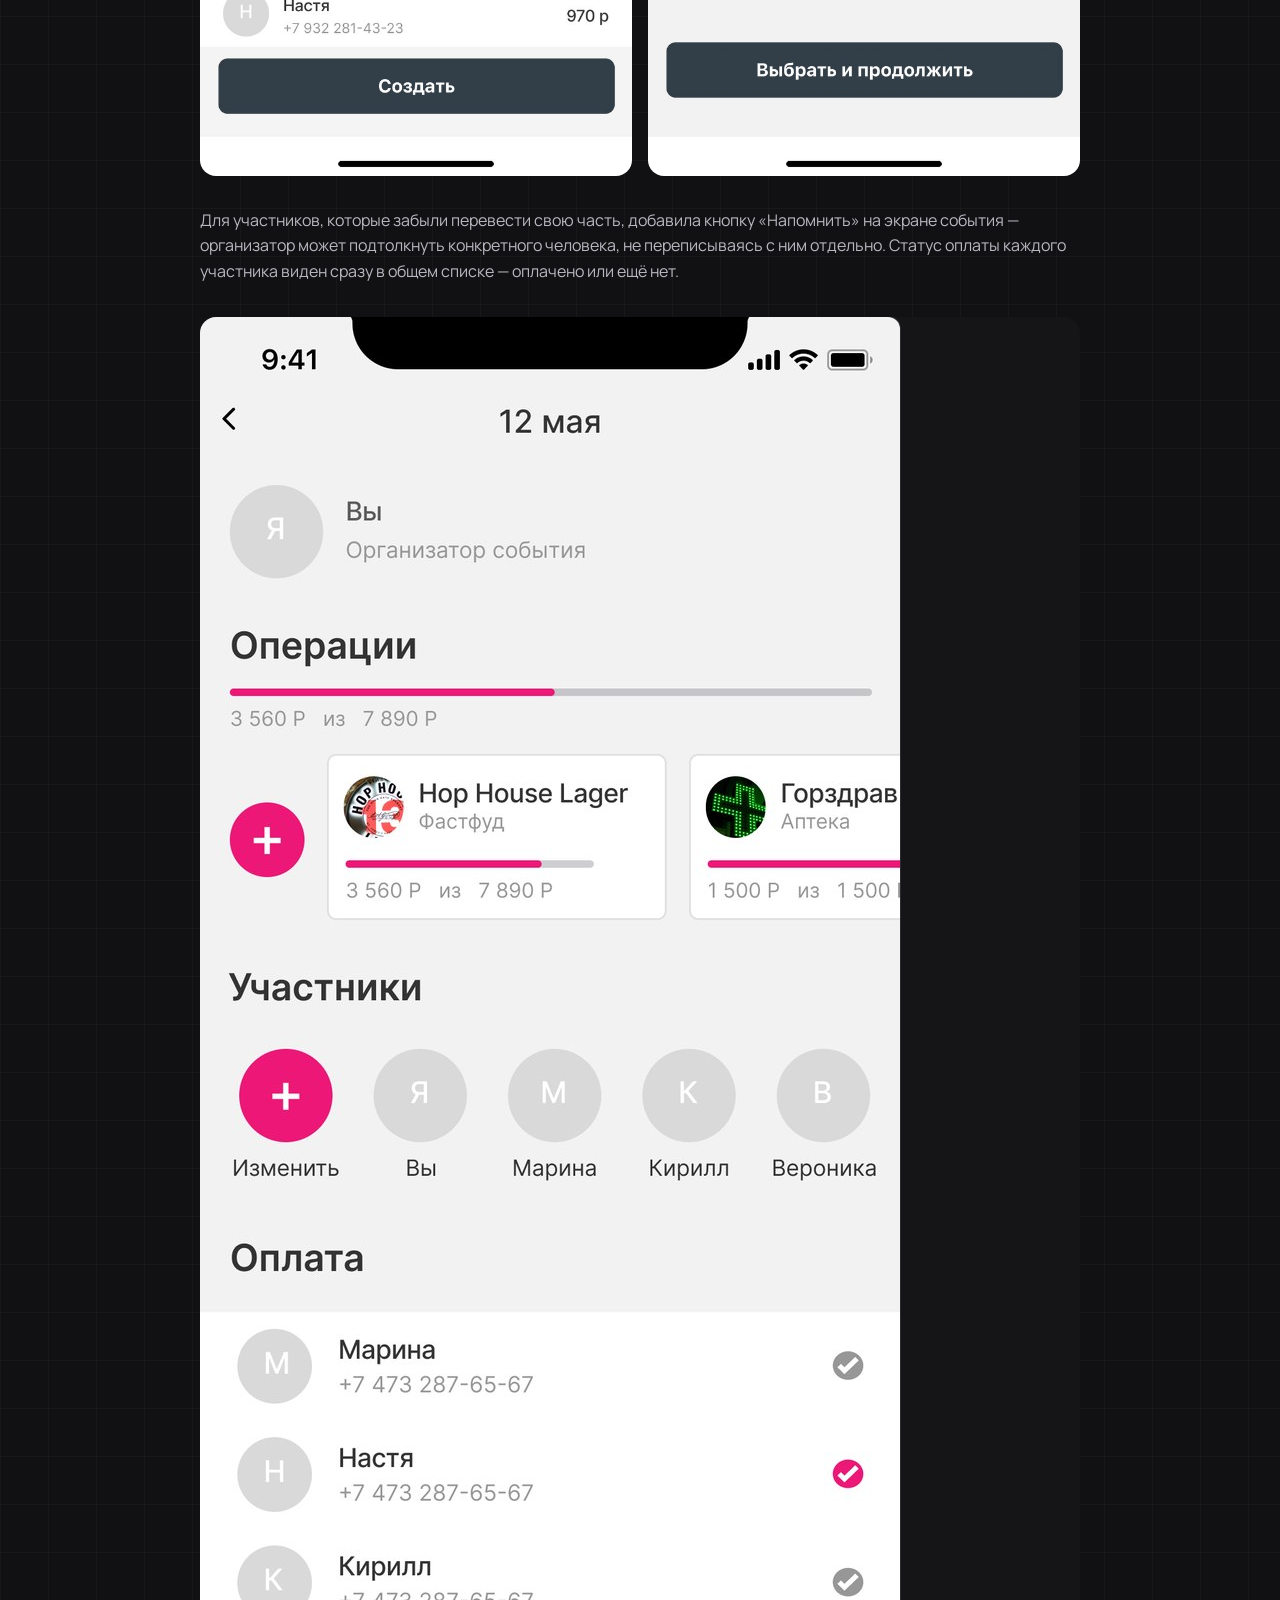
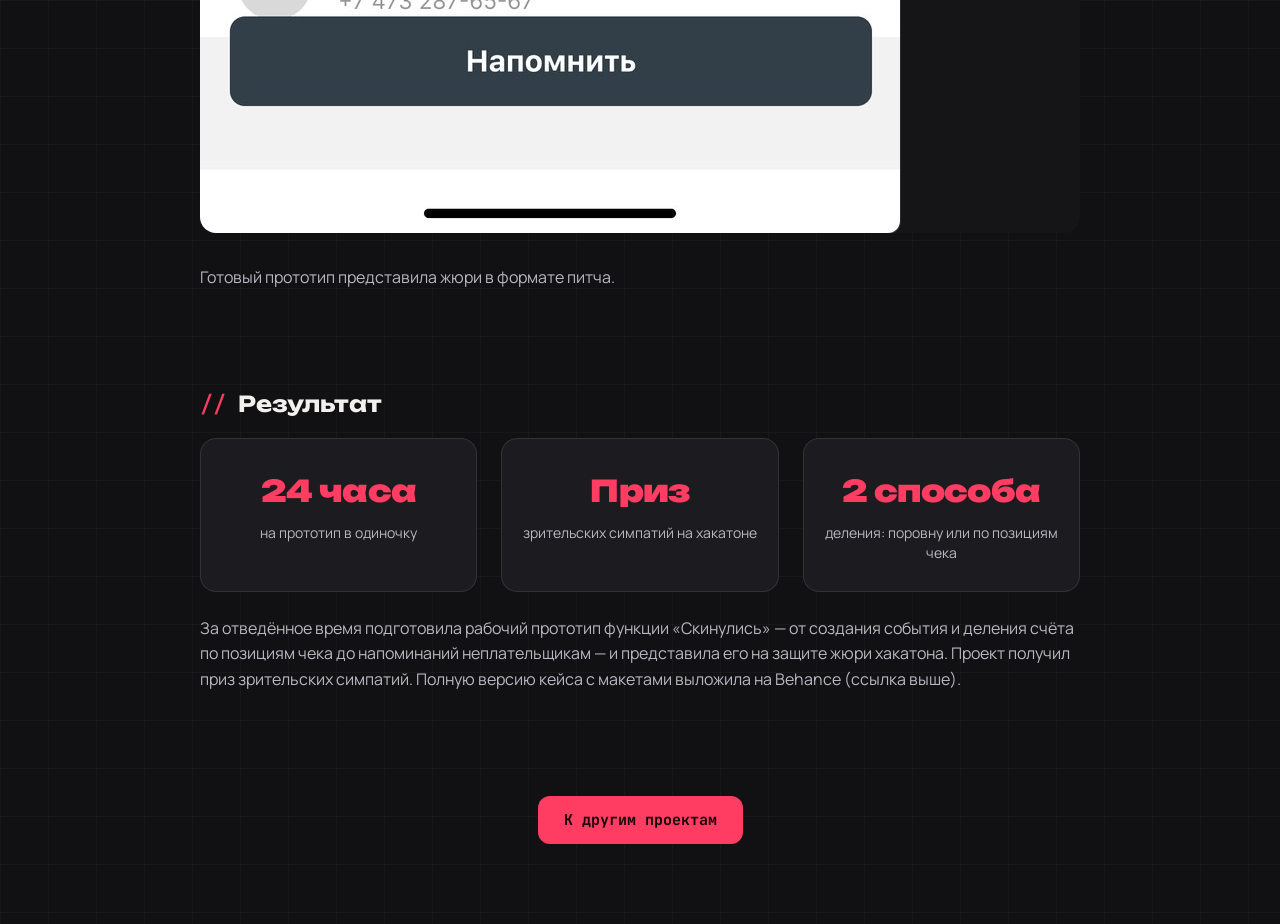
<file: projects/skinulis.html>
<!DOCTYPE html>
<html lang="ru">
<head>
<meta charset="UTF-8">
<meta name="viewport" content="width=device-width, initial-scale=1.0">
<title>«Скинулись» — разделение счёта между друзьями — Вероника Харлова</title>
<meta name="description" content="Кейс: хакатон Ренессанс Банка и НИУ МЭИ — функция разделения счёта между друзьями в мобильном банковском приложении.">
<meta property="og:type" content="article">
<meta property="og:locale" content="ru_RU">
<meta property="og:site_name" content="Вероника Харлова — UX/UI дизайнер">
<meta property="og:title" content="«Скинулись» — разделение счёта между друзьями — Вероника Харлова">
<meta property="og:description" content="Кейс: хакатон Ренессанс Банка и НИУ МЭИ — функция разделения счёта между друзьями в мобильном банковском приложении.">
<meta property="og:url" content="https://veronikakharlova.github.io/portfolio-site/projects/skinulis.html">
<meta property="og:image" content="https://veronikakharlova.github.io/portfolio-site/assets/cover-skinulis.jpg">
<meta name="twitter:card" content="summary_large_image">

<link rel="preconnect" href="https://fonts.googleapis.com">
<link rel="preconnect" href="https://fonts.gstatic.com" crossorigin>
<link href="https://fonts.googleapis.com/css2?family=Manrope:wght@400;500;600;700&display=swap" rel="stylesheet">

<style>
  :root {
    --color-bg: #F6F6F7;
    --color-bg-alt: #EDEDF0;
    --color-text: #1C1C1F;
    --color-text-muted: #4A4A50;
    --color-text-faint: #929298;
    --color-accent: #7A2A38;
    --color-accent-bg: #EEEEF1;
    --color-accent-text: #3E3E44;
    --color-on-accent: #FFFFFF;
    --color-btn: #1C1C1F;
    --radius-pill: 999px;
    --radius-card: 18px;
    --max-width: 920px;
  }

  * { box-sizing: border-box; }

  html, body {
    margin: 0;
    padding: 0;
  }

  body {
    font-family: 'Manrope', -apple-system, BlinkMacSystemFont, sans-serif;
    background: var(--color-bg);
    color: var(--color-text);
    line-height: 1.6;
  }

  a { color: inherit; }
  img { max-width: 100%; display: block; border-radius: var(--radius-card); }

  .container {
    max-width: var(--max-width);
    margin: 0 auto;
    padding: 0 20px;
  }

  /* HEADER */
  .site-header {
    position: sticky;
    top: 0;
    z-index: 50;
    display: flex;
    align-items: center;
    justify-content: space-between;
    padding: 22px 48px;
    background: rgba(250, 250, 250, 0.85);
    backdrop-filter: blur(10px);
  }

  .site-header__name {
    font-size: 19px;
    font-weight: 500;
    letter-spacing: -0.01em;
    text-decoration: none;
  }

  .back-link {
    text-decoration: none;
    color: var(--color-text-muted);
    font-size: 15px;
    padding: 9px 16px;
    border-radius: var(--radius-pill);
    transition: background 0.15s ease;
  }

  .back-link:hover { background: #F0F0F1; }

  .case-hero__back {
    display: inline-block;
    margin-bottom: 20px;
  }

  /* CASE HERO */
  .case-hero {
    padding: 56px 0 40px;
  }

  .case-hero__meta {
    display: flex;
    gap: 8px;
    flex-wrap: wrap;
    margin-bottom: 20px;
  }

  .tag {
    display: inline-block;
    background: var(--color-accent-bg);
    color: var(--color-accent-text);
    font-size: 13px;
    font-weight: 500;
    padding: 6px 14px;
    border-radius: var(--radius-pill);
  }

  .case-hero__title {
    font-size: 36px;
    font-weight: 500;
    line-height: 1.2;
    margin: 0 0 16px;
    letter-spacing: -0.02em;
  }

  .case-hero__summary {
    font-size: 17px;
    color: var(--color-text-muted);
    margin: 0 0 32px;
    max-width: 620px;
  }

  /* PROJECT META GRID */
  .project-meta {
    display: grid;
    grid-template-columns: repeat(3, 1fr);
    gap: 24px;
    padding: 24px 0;
    border-top: 1px solid #ECECEE;
    border-bottom: 1px solid #ECECEE;
  }

  .project-meta__item-label {
    font-size: 13px;
    color: var(--color-text-faint);
    margin-bottom: 6px;
  }

  .project-meta__item-value {
    font-size: 15px;
    font-weight: 500;
    line-height: 1.4;
  }

  /* CASE SECTIONS */
  .case-section {
    padding: 40px 0;
  }

  .case-section__title {
    font-size: 22px;
    font-weight: 500;
    margin: 0 0 16px;
  }

  .case-section p {
    font-size: 16px;
    color: var(--color-text-muted);
    margin: 0 0 16px;
  }

  .case-image {
    margin: 32px 0;
    background: var(--color-bg-alt);
    border-radius: var(--radius-card);
    overflow: hidden;
  }

  .case-image img {
    border-radius: var(--radius-card);
  }

  /* FOOTER NAV */
  .case-footer-nav {
    padding: 48px 0 80px;
    display: flex;
    justify-content: center;
  }

  .btn {
    text-decoration: none;
    display: inline-block;
    background: var(--color-btn);
    color: var(--color-on-accent);
    font-size: 15px;
    font-weight: 500;
    padding: 12px 26px;
    border-radius: var(--radius-pill);
  }

  .btn--outline {
    background: transparent;
    color: var(--color-accent-text);
    border: 1px solid var(--color-accent-bg);
  }

  .image-row {
    display: grid;
    grid-template-columns: repeat(2, 1fr);
    gap: 16px;
    margin: 32px 0;
  }

  .image-row .case-image {
    margin: 0;
  }

  .stat-grid {
    display: grid;
    grid-template-columns: repeat(3, 1fr);
    gap: 24px;
    margin: 8px 0 24px;
  }

  .stat-card {
    background: var(--color-bg-alt);
    border-radius: var(--radius-card);
    padding: 28px 20px;
    text-align: center;
  }

  .stat-card__number {
    font-size: 30px;
    font-weight: 600;
    color: var(--color-accent);
    letter-spacing: -0.02em;
    margin-bottom: 8px;
  }

  .stat-card__label {
    font-size: 14px;
    color: var(--color-text-muted);
    line-height: 1.4;
  }

  @media (max-width: 640px) {
    .stat-grid { grid-template-columns: 1fr; }
    .image-row { grid-template-columns: 1fr; }

    .site-header, .container { padding-left: 20px; padding-right: 20px; }
    .case-hero__title { font-size: 28px; }
    .project-meta { grid-template-columns: repeat(2, 1fr); row-gap: 20px; }
  }
</style>
<link rel="stylesheet" href="../assets/theme-code.css">
<meta name="theme-color" content="#111113">
</head>
<body>

  <header class="site-header">
    <a href="../index.html" class="site-header__name">Вероника Харлова</a>
  </header>

  <div class="container">

    <section class="case-hero">
      <a href="../index.html#projects" class="back-link case-hero__back">← Все проекты</a>
      <div class="case-hero__meta">
        <span class="tag">Хакатон · Ренессанс Банк и НИУ МЭИ</span>
        <span class="tag">Приз зрительских симпатий</span>
        <span class="tag">2023</span>
      </div>
      <h1 class="case-hero__title">«Скинулись» — разделение счёта между друзьями</h1>
      <p class="case-hero__summary">
        Функция мобильного приложения Ренессанс Банка, спроектированная на хакатоне, — разделить общий счёт между друзьями вплоть до конкретных позиций чека и собрать деньги в одном месте.
      </p>

      <div class="project-meta">
        <div>
          <div class="project-meta__item-label">Роль</div>
          <div class="project-meta__item-value">UX/UI дизайнер — дизайн и питч перед жюри целиком, соло</div>
        </div>
        <div>
          <div class="project-meta__item-label">Команда</div>
          <div class="project-meta__item-value">Участвовала в хакатоне одна, за 24 часа</div>
        </div>
        <div>
          <div class="project-meta__item-label">Инструменты</div>
          <div class="project-meta__item-value">Figma</div>
        </div>
      </div>

      <p style="margin-top: 20px;">
        <a href="https://www.behance.net/gallery/191150123/Hackathon-2023-razdelenie-scheta-v-renessans-banke/modules/1081164769" class="btn btn--outline" target="_blank" rel="noopener">Полный кейс на Behance</a>
      </p>
    </section>

    <section class="case-section">
      <h2 class="case-section__title">Задача</h2>
      <p>В рамках хакатона, организованного Ренессанс Банком совместно с НИУ МЭИ, нужно было за 24 часа спроектировать и представить новую функцию мобильного банковского приложения. Пользователи банка нередко оказываются в ситуациях, когда нужно поделить общую сумму — счёт в кафе, поездку, покупки в складчину, — и делают это вручную: переводами по отдельности и подсчётами в переписке. Моей задачей было предложить решение, которое закрывает этот сценарий прямо внутри приложения банка.</p>
    </section>

    <section class="case-section">
      <h2 class="case-section__title">Процесс</h2>
      <p>Начала с того, в каких ситуациях люди чаще всего делят счета и что вызывает больше всего трения: сумму на всех редко нужно делить поровну — кто-то заказал больше, кто-то присоединился позже, — а простое деление на количество человек не отражает реальные доли. Поэтому в основу функции заложила разделение не общей суммы, а конкретных позиций чека.</p>
      <p>Спроектировала флоу «Скинулись» на примере реальной покупки — счёта в баре на 7890 ₽. Вход в функцию сделала в двух точках: через раздел «Платежи» и прямо с карточки транзакции в истории операций — «Разделить» появляется как быстрое действие сразу под суммой покупки, чтобы не заставлять пользователя искать функцию отдельно.</p>

      <div class="image-row">
        <div class="case-image">
          <img src="../hackathon/web-entry-point.jpg" alt="Кнопка «Разделить» на карточке транзакции — вход в функцию из истории операций">
        </div>
        <div class="case-image">
          <img src="../hackathon/web-add-participants.jpg" alt="Экран добавления участников события из списка контактов">
        </div>
      </div>

      <p>Дальше пользователь создаёт «событие» — например, «12 мая» — и добавляет туда участников из контактов. К одному событию можно привязать несколько операций сразу: в примере — счёт в баре и покупку в аптеке, если друзья скидывались на оба сразу. Внутри каждой операции можно выбрать способ деления: поровну или по позициям чека — каждый участник отмечает, что из списка покупок заказывал именно он, и сумма пересчитывается автоматически. Прогресс-бар показывает, сколько из общей суммы уже собрано.</p>

      <div class="image-row">
        <div class="case-image">
          <img src="../hackathon/web-event.jpg" alt="Экран события с операциями, участниками и статусом оплаты">
        </div>
        <div class="case-image">
          <img src="../hackathon/web-item-split.jpg" alt="Разделение счёта по конкретным позициям чека">
        </div>
      </div>

      <p>Для участников, которые забыли перевести свою часть, добавила кнопку «Напомнить» на экране события — организатор может подтолкнуть конкретного человека, не переписываясь с ним отдельно. Статус оплаты каждого участника виден сразу в общем списке — оплачено или ещё нет.</p>

      <div class="case-image">
        <img src="../hackathon/web-remind.jpg" alt="Итоговый экран события со статусом оплаты участников и кнопкой «Напомнить»">
      </div>

      <p>Готовый прототип представила жюри в формате питча.</p>
    </section>

    <section class="case-section">
      <h2 class="case-section__title">Результат</h2>
      <div class="stat-grid">
        <div class="stat-card">
          <div class="stat-card__number">24 часа</div>
          <div class="stat-card__label">на прототип в одиночку</div>
        </div>
        <div class="stat-card">
          <div class="stat-card__number">Приз</div>
          <div class="stat-card__label">зрительских симпатий на хакатоне</div>
        </div>
        <div class="stat-card">
          <div class="stat-card__number">2 способа</div>
          <div class="stat-card__label">деления: поровну или по позициям чека</div>
        </div>
      </div>
      <p>За отведённое время подготовила рабочий прототип функции «Скинулись» — от создания события и деления счёта по позициям чека до напоминаний неплательщикам — и представила его на защите жюри хакатона. Проект получил приз зрительских симпатий. Полную версию кейса с макетами выложила на Behance (ссылка выше).</p>
    </section>

    <div class="case-footer-nav">
      <a href="../index.html#projects" class="btn">К другим проектам</a>
    </div>

  </div>

  <script src="../assets/lightbox.js" defer></script>
</body>
</html>
</file>
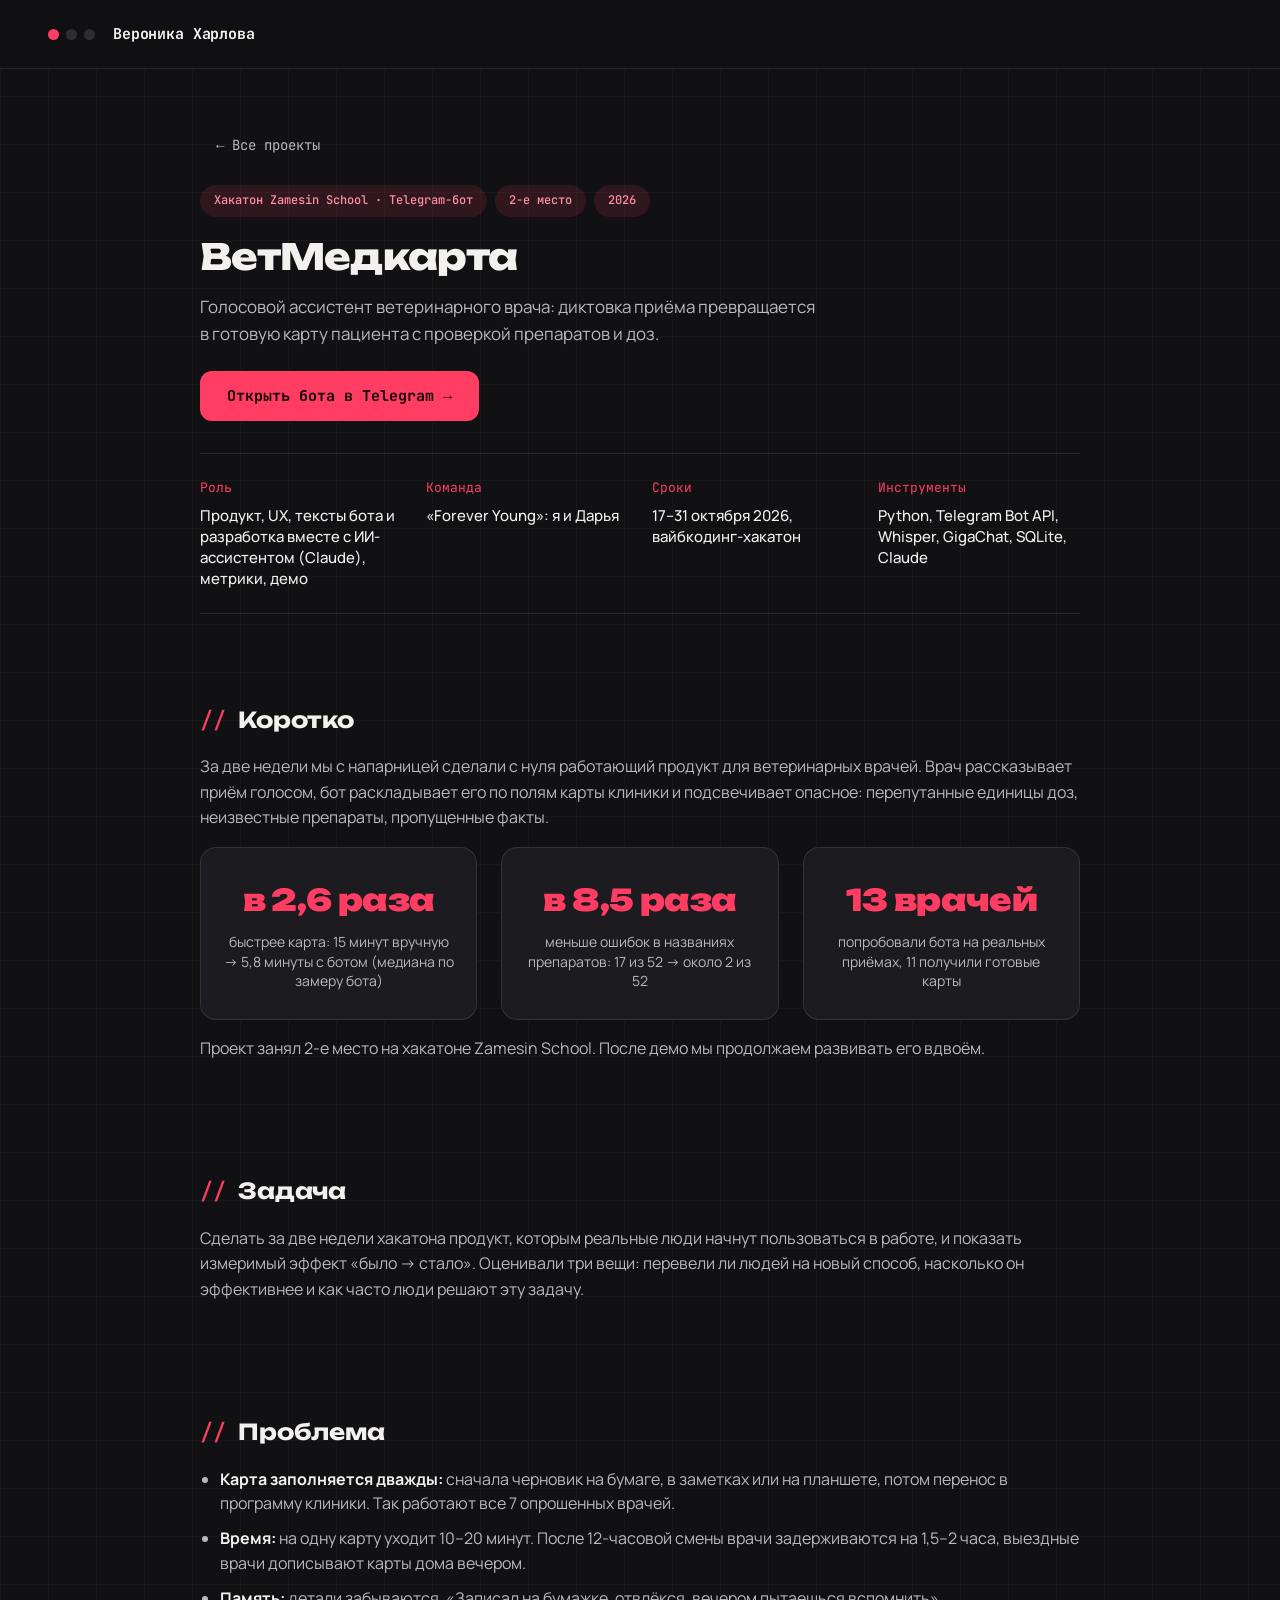
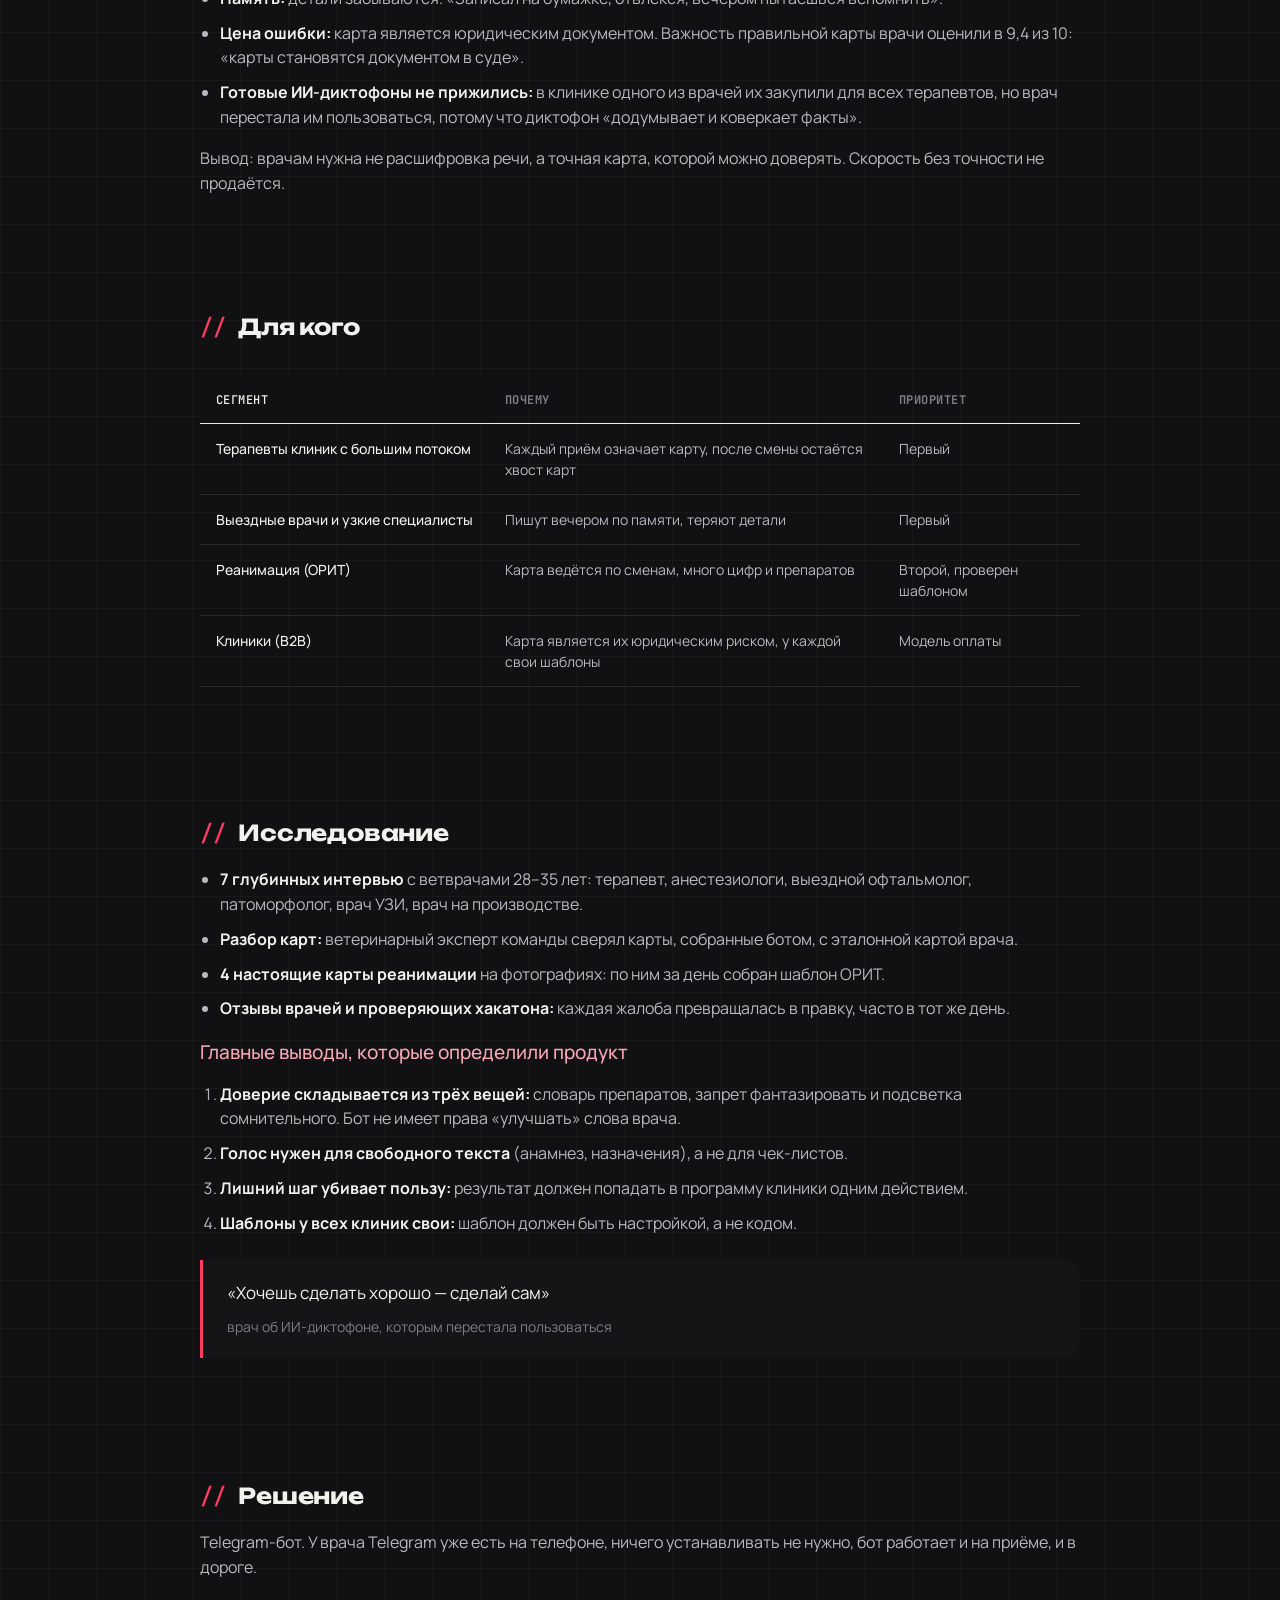
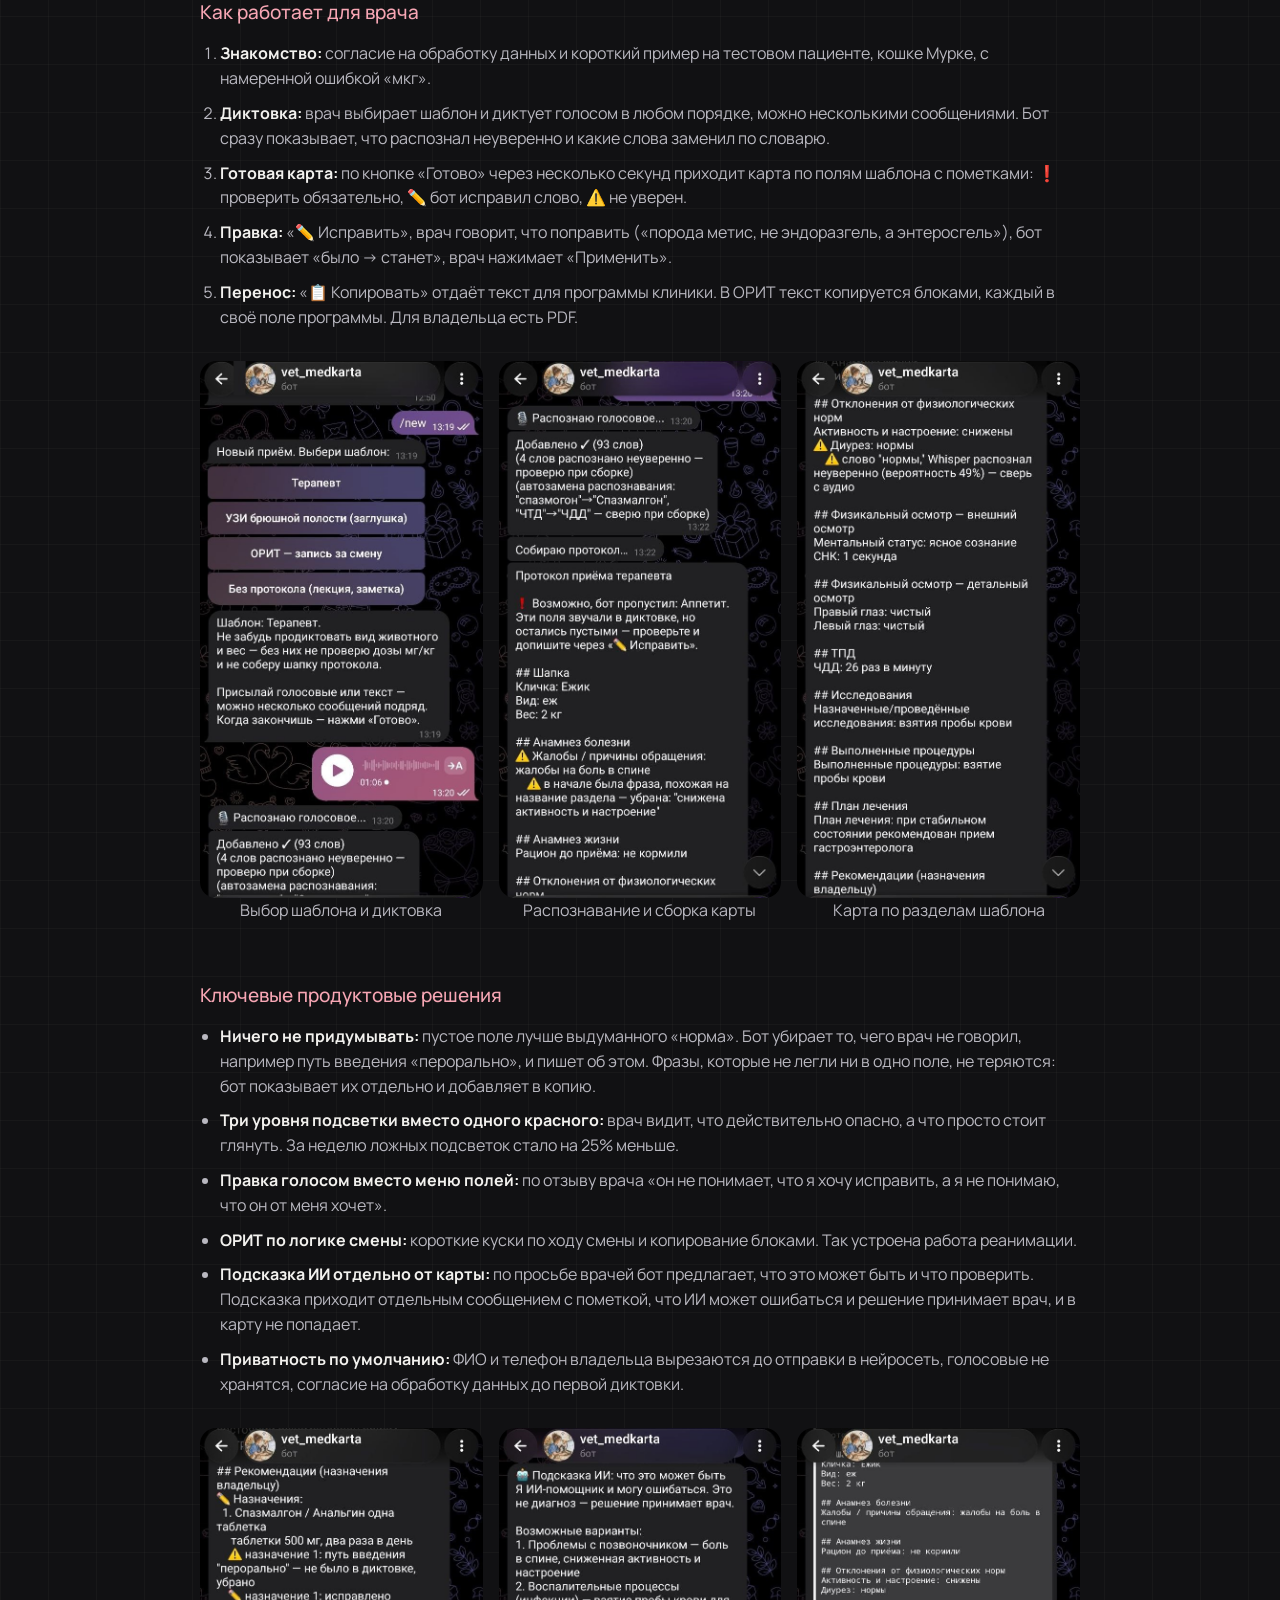
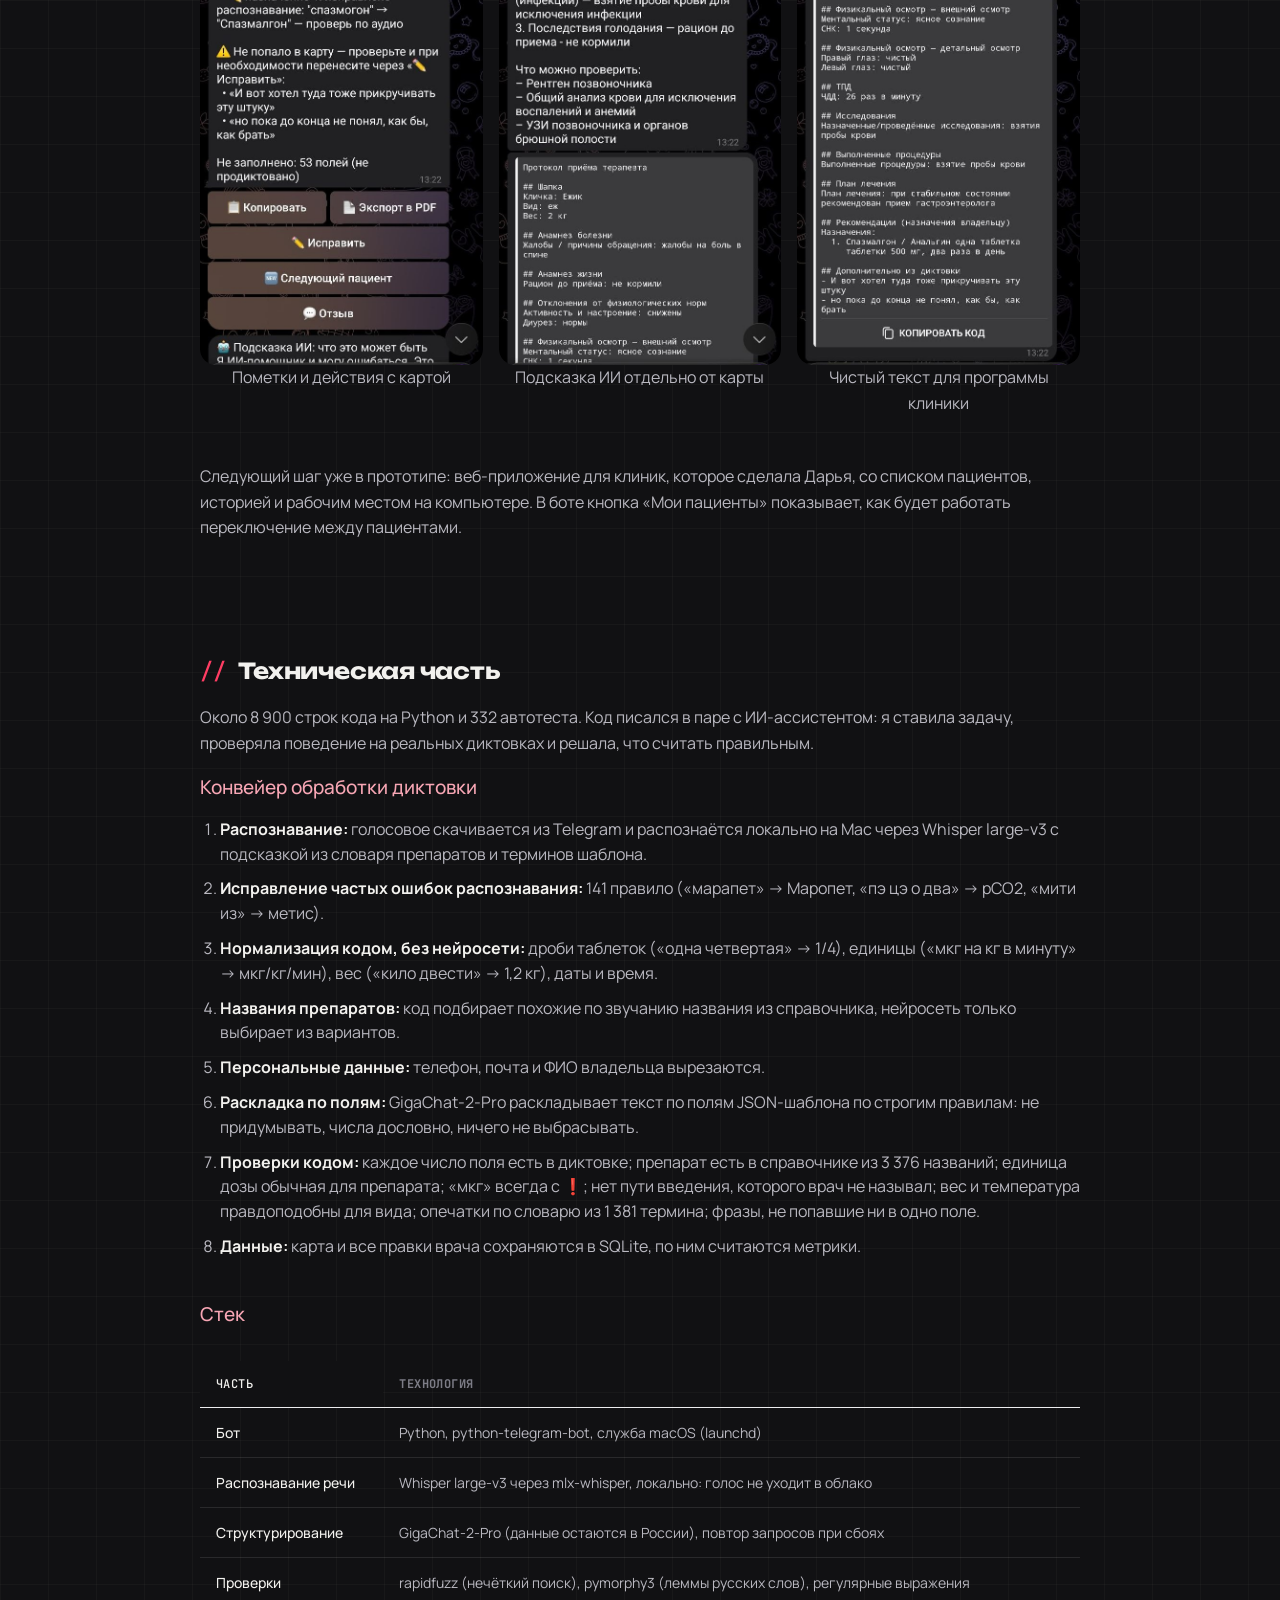
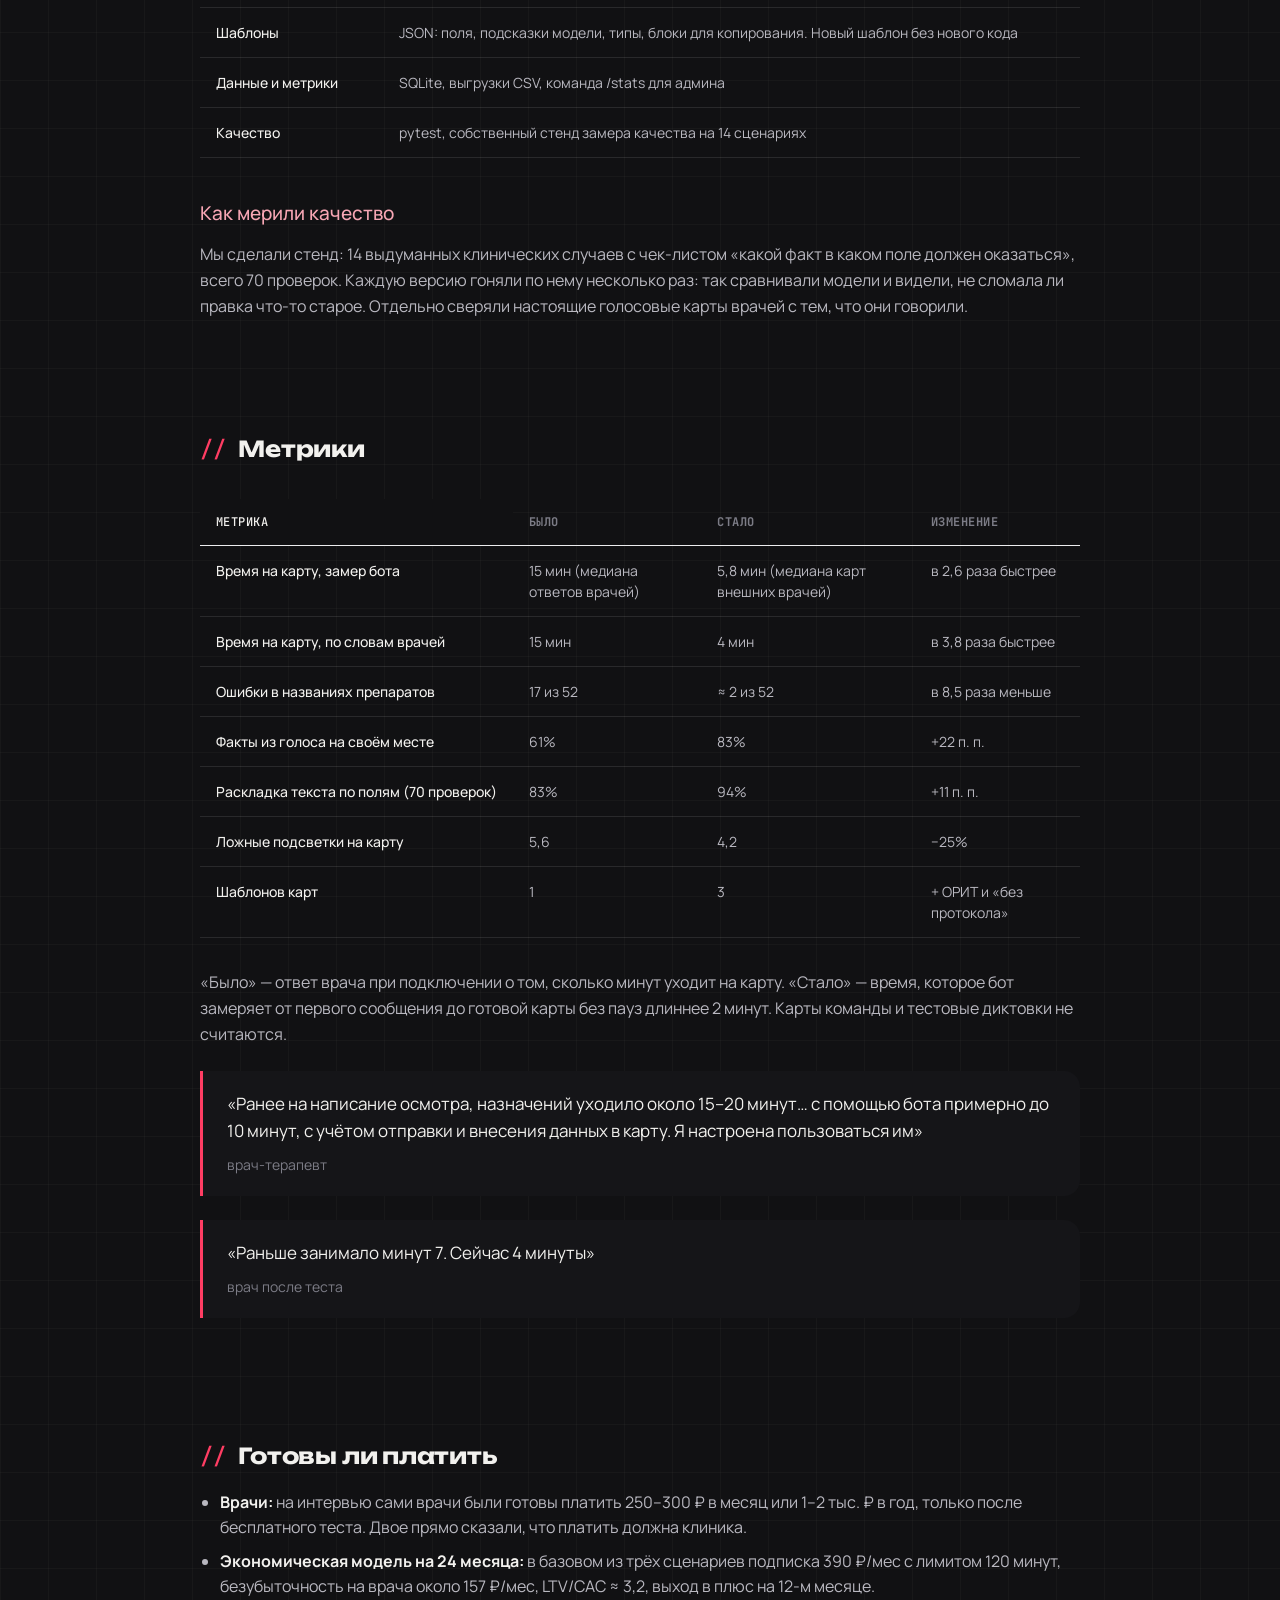
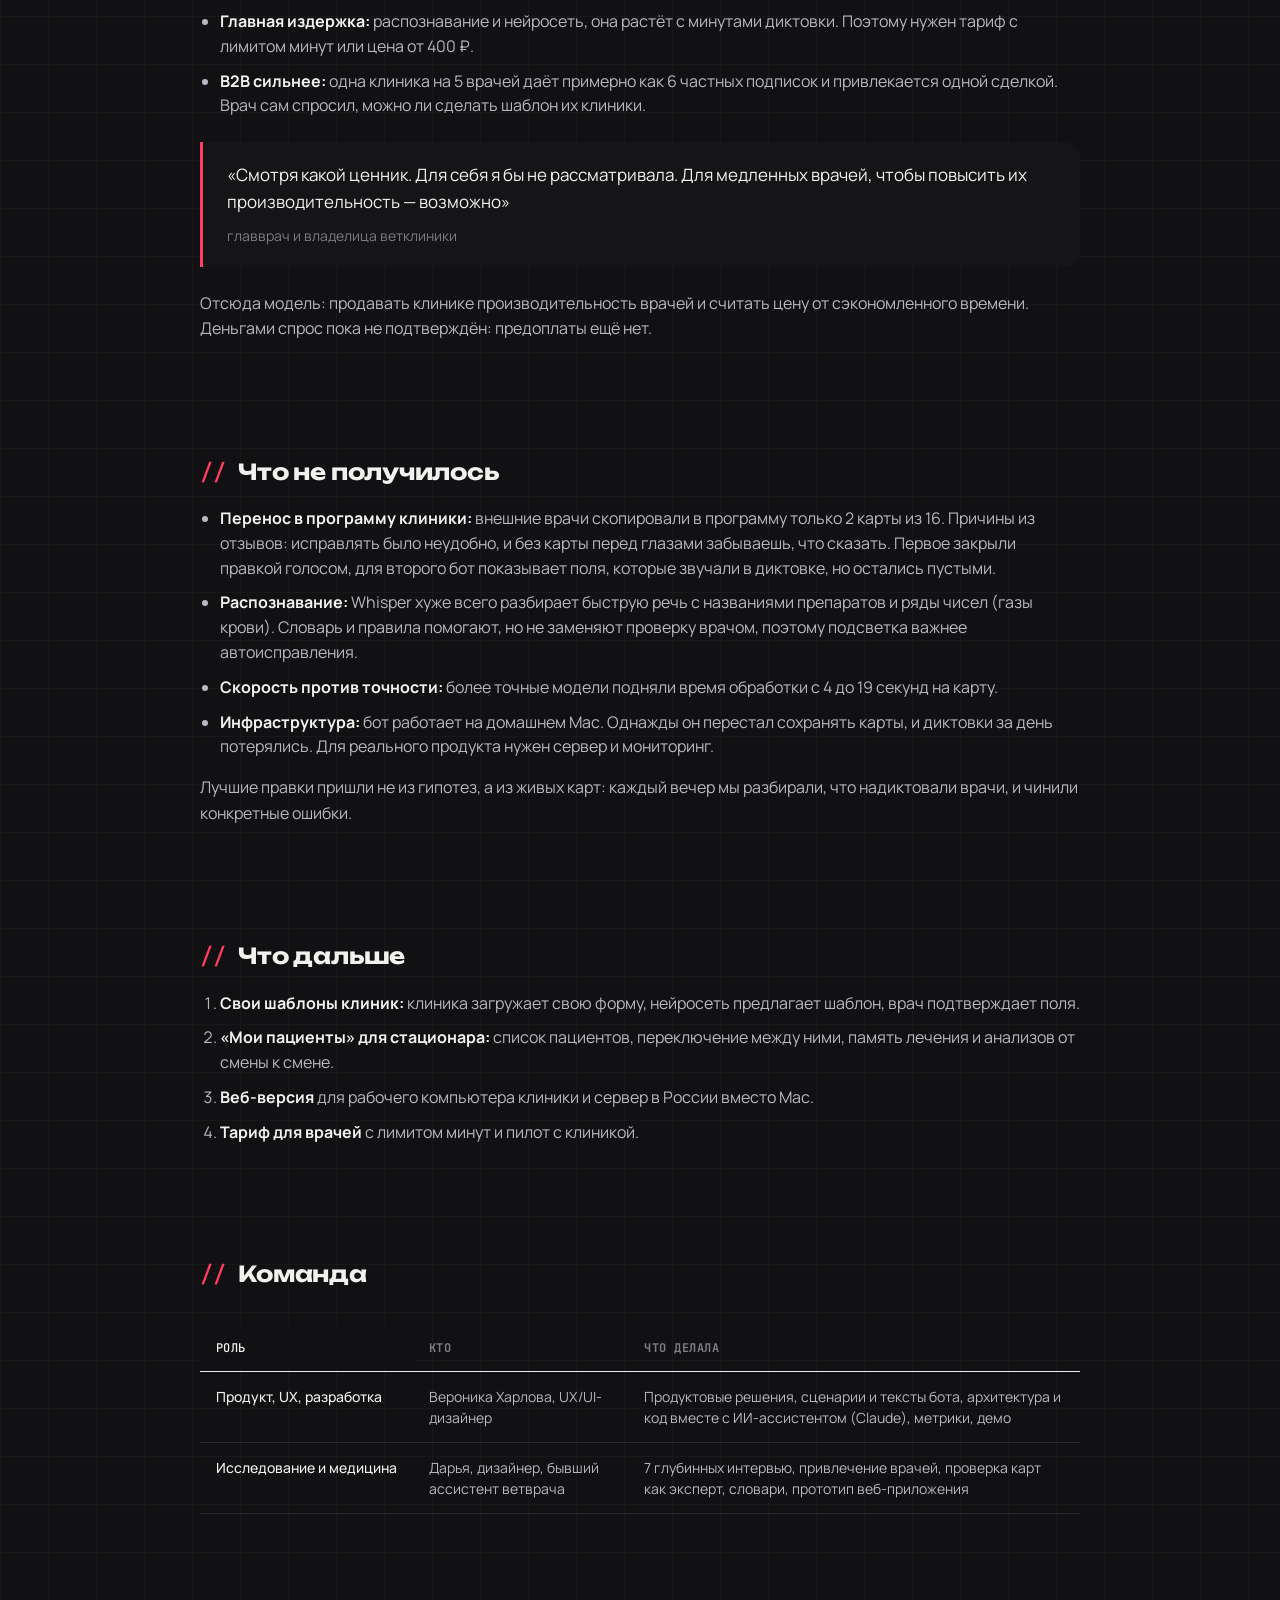
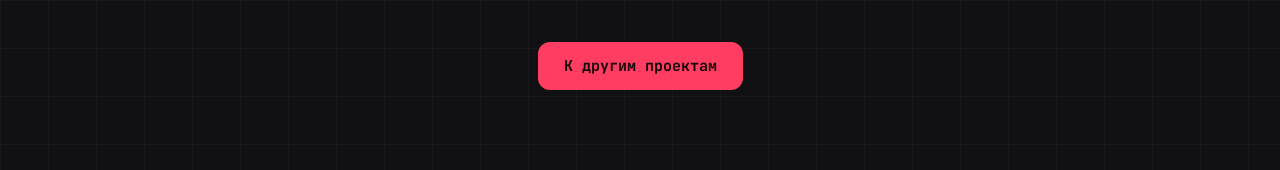
<file: projects/vetmedkarta.html>
<!DOCTYPE html>
<html lang="ru">
<head>
<meta charset="UTF-8">
<meta name="viewport" content="width=device-width, initial-scale=1.0">
<title>ВетМедкарта — Вероника Харлова</title>
<meta name="description" content="Кейс: голосовой ассистент ветеринарного врача в Telegram. Врач диктует приём, бот собирает карту пациента и проверяет препараты и дозы. 2-е место на хакатоне Zamesin School.">
<meta property="og:type" content="article">
<meta property="og:locale" content="ru_RU">
<meta property="og:site_name" content="Вероника Харлова — UX/UI дизайнер">
<meta property="og:title" content="ВетМедкарта — Вероника Харлова">
<meta property="og:description" content="Кейс: голосовой ассистент ветеринарного врача в Telegram. Врач диктует приём, бот собирает карту пациента и проверяет препараты и дозы. 2-е место на хакатоне Zamesin School.">
<meta property="og:url" content="https://veronikakharlova.github.io/portfolio-site/projects/vetmedkarta.html">
<meta property="og:image" content="https://veronikakharlova.github.io/portfolio-site/assets/cover-vetmedkarta.jpg">
<meta name="twitter:card" content="summary_large_image">

<link rel="preconnect" href="https://fonts.googleapis.com">
<link rel="preconnect" href="https://fonts.gstatic.com" crossorigin>
<link href="https://fonts.googleapis.com/css2?family=Manrope:wght@400;500;600;700&display=swap" rel="stylesheet">

<style>
  :root {
    --color-bg: #F6F6F7;
    --color-bg-alt: #EDEDF0;
    --color-text: #1C1C1F;
    --color-text-muted: #4A4A50;
    --color-text-faint: #929298;
    --color-accent: #7A2A38;
    --color-accent-bg: #EEEEF1;
    --color-accent-text: #3E3E44;
    --color-on-accent: #FFFFFF;
    --color-btn: #1C1C1F;
    --radius-pill: 999px;
    --radius-card: 18px;
    --max-width: 920px;
  }

  * { box-sizing: border-box; }

  html, body {
    margin: 0;
    padding: 0;
  }

  body {
    font-family: 'Manrope', -apple-system, BlinkMacSystemFont, sans-serif;
    background: var(--color-bg);
    color: var(--color-text);
    line-height: 1.6;
  }

  a { color: inherit; }
  img { max-width: 100%; display: block; border-radius: var(--radius-card); }

  .container {
    max-width: var(--max-width);
    margin: 0 auto;
    padding: 0 20px;
  }

  /* HEADER */
  .site-header {
    position: sticky;
    top: 0;
    z-index: 50;
    display: flex;
    align-items: center;
    justify-content: space-between;
    padding: 22px 48px;
    background: rgba(250, 250, 250, 0.85);
    backdrop-filter: blur(10px);
  }

  .site-header__name {
    font-size: 19px;
    font-weight: 500;
    letter-spacing: -0.01em;
    text-decoration: none;
  }

  .back-link {
    text-decoration: none;
    color: var(--color-text-muted);
    font-size: 15px;
    padding: 9px 16px;
    border-radius: var(--radius-pill);
    transition: background 0.15s ease;
  }

  .back-link:hover { background: #F0F0F1; }

  .case-hero__back {
    display: inline-block;
    margin-bottom: 20px;
  }

  /* CASE HERO */
  .case-hero {
    padding: 56px 0 40px;
  }

  .case-hero__meta {
    display: flex;
    gap: 8px;
    flex-wrap: wrap;
    margin-bottom: 20px;
  }

  .tag {
    display: inline-block;
    background: var(--color-accent-bg);
    color: var(--color-accent-text);
    font-size: 13px;
    font-weight: 500;
    padding: 6px 14px;
    border-radius: var(--radius-pill);
  }

  .case-hero__title {
    font-size: 36px;
    font-weight: 500;
    line-height: 1.2;
    margin: 0 0 16px;
    letter-spacing: -0.02em;
  }

  .case-hero__summary {
    font-size: 17px;
    color: var(--color-text-muted);
    margin: 0 0 24px;
    max-width: 620px;
  }

  .case-hero__link {
    margin: 0 0 32px;
  }

  /* PROJECT META GRID */
  .project-meta {
    display: grid;
    grid-template-columns: repeat(3, 1fr);
    gap: 24px;
    padding: 24px 0;
    border-top: 1px solid #ECECEE;
    border-bottom: 1px solid #ECECEE;
  }

  .project-meta__item-label {
    font-size: 13px;
    color: var(--color-text-faint);
    margin-bottom: 6px;
  }

  .project-meta__item-value {
    font-size: 15px;
    font-weight: 500;
    line-height: 1.4;
  }

  /* CASE SECTIONS */
  .case-section {
    padding: 48px 0;
  }

  .case-section__title {
    font-size: 22px;
    font-weight: 500;
    margin: 0 0 16px;
  }

  .case-section__subtitle {
    font-size: 19px;
    font-weight: 500;
    margin: 40px 0 14px;
  }

  .case-section__subtitle:first-of-type {
    margin-top: 0;
  }

  .case-section p {
    font-size: 16px;
    color: var(--color-text-muted);
    margin: 0 0 16px;
  }

  .case-image {
    margin: 32px 0;
    background: var(--color-bg-alt);
    border-radius: var(--radius-card);
    overflow: hidden;
  }

  .case-image img {
    border-radius: var(--radius-card);
  }

  .image-row {
    display: grid;
    grid-template-columns: repeat(2, 1fr);
    gap: 16px;
    margin: 32px 0;
  }

  .image-row--three {
    grid-template-columns: repeat(3, 1fr);
  }

  .image-row .case-image {
    margin: 0;
  }

  .image-caption {
    font-size: 13px;
    color: var(--color-text-faint);
    text-align: center;
    margin-top: 10px;
  }

  /* SCREEN BLOCKS (было / гипотеза / стало) */
  .screen-block {
    padding: 32px 0;
    border-top: 1px solid #ECECEE;
  }

  .screen-block:first-of-type {
    border-top: none;
    padding-top: 8px;
  }

  .screen-block__title {
    font-size: 18px;
    font-weight: 500;
    margin: 0 0 10px;
  }

  .screen-block__label {
    display: inline-block;
    font-size: 12px;
    font-weight: 600;
    letter-spacing: 0.04em;
    text-transform: uppercase;
    color: var(--color-text-faint);
    margin-bottom: 8px;
  }

  .screen-block__note {
    font-size: 15px;
    color: var(--color-text-muted);
    margin: 14px 0 0;
  }

  /* CHANGE CARDS (было / стало) */
  .change-cards {
    display: grid;
    grid-template-columns: 1fr 1fr;
    gap: 16px;
    margin-top: 16px;
  }

  .change-card {
    background: var(--color-bg-alt);
    border-radius: var(--radius-card);
    padding: 20px;
  }

  .change-card--after {
    background: var(--color-accent-bg);
  }

  .change-card__label {
    display: inline-block;
    font-size: 12px;
    font-weight: 600;
    letter-spacing: 0.04em;
    text-transform: uppercase;
    color: var(--color-text-faint);
    margin-bottom: 8px;
  }

  .change-card--after .change-card__label {
    color: var(--color-accent-text);
  }

  .change-card p {
    font-size: 15px;
    color: var(--color-text-muted);
    margin: 0;
    line-height: 1.55;
  }

  /* BULLET LIST */
  .case-list {
    margin: 0 0 16px;
    padding-left: 20px;
    display: flex;
    flex-direction: column;
    gap: 10px;
  }

  .case-list li {
    font-size: 16px;
    color: var(--color-text-muted);
    line-height: 1.55;
  }

  .case-list strong {
    color: var(--color-text);
  }

  /* COMPARISON / DATA TABLE */
  .table-scroll {
    overflow-x: auto;
    margin: 32px 0;
    -webkit-overflow-scrolling: touch;
  }

  .compare-table {
    width: 100%;
    min-width: 560px;
    border-collapse: collapse;
    font-size: 14px;
  }

  .compare-table th,
  .compare-table td {
    text-align: left;
    padding: 14px 16px;
    border-bottom: 1px solid #ECECEE;
    vertical-align: top;
    line-height: 1.5;
  }

  .compare-table th {
    font-size: 12px;
    font-weight: 600;
    letter-spacing: 0.04em;
    text-transform: uppercase;
    color: var(--color-text-faint);
  }

  .compare-table td {
    color: var(--color-text-muted);
  }

  .compare-table td:first-child,
  .compare-table th:first-child {
    font-weight: 500;
    color: var(--color-text);
    white-space: nowrap;
  }

  .compare-table .swatch-cell {
    display: flex;
    align-items: center;
    gap: 10px;
  }

  .compare-table .swatch-dot {
    width: 14px;
    height: 14px;
    border-radius: 50%;
    flex-shrink: 0;
  }

  .compare-table .marker-glyph {
    font-size: 15px;
    font-weight: 700;
    display: inline-block;
    width: 16px;
    text-align: center;
  }

  /* RESULT STATS */
  .stat-grid {
    display: grid;
    grid-template-columns: repeat(3, 1fr);
    gap: 24px;
    margin: 8px 0 16px;
  }

  .stat-card {
    background: var(--color-bg-alt);
    border-radius: var(--radius-card);
    padding: 28px 20px;
    text-align: center;
  }

  .stat-card__number {
    font-size: 30px;
    font-weight: 600;
    color: var(--color-accent);
    letter-spacing: -0.02em;
    margin-bottom: 8px;
  }

  .stat-card__label {
    font-size: 14px;
    color: var(--color-text-muted);
    line-height: 1.4;
  }

  /* DESIGN TOKENS */
  .token-grid {
    display: grid;
    grid-template-columns: repeat(4, 1fr);
    gap: 14px;
    margin: 32px 0;
  }

  .token-swatch {
    background: var(--color-bg-alt);
    border-radius: 14px;
    padding: 14px;
  }

  .token-swatch__color {
    width: 100%;
    height: 44px;
    border-radius: 10px;
    margin-bottom: 12px;
    border: 1px solid #ECECEE;
  }

  .token-swatch__name {
    font-size: 13px;
    font-weight: 600;
    margin-bottom: 2px;
  }

  .token-swatch__desc {
    font-size: 12px;
    color: var(--color-text-faint);
    line-height: 1.4;
  }

  .type-sample {
    color: var(--color-text);
  }

  /* FOOTER NAV */
  .case-footer-nav {
    padding: 48px 0 80px;
    display: flex;
    justify-content: center;
  }

  .btn {
    text-decoration: none;
    display: inline-block;
    background: var(--color-btn);
    color: var(--color-on-accent);
    font-size: 15px;
    font-weight: 500;
    padding: 12px 26px;
    border-radius: var(--radius-pill);
  }

  .btn--outline {
    background: transparent;
    color: var(--color-accent-text);
    border: 1px solid var(--color-accent-bg);
  }

  @media (max-width: 640px) {
    .site-header, .container { padding-left: 20px; padding-right: 20px; }
    .case-hero__title { font-size: 28px; }
    .project-meta { grid-template-columns: repeat(2, 1fr); row-gap: 20px; }
    .image-row, .image-row--three { grid-template-columns: 1fr; }
    .change-cards { grid-template-columns: 1fr; }
    .stat-grid { grid-template-columns: 1fr; }
    .token-grid { grid-template-columns: repeat(2, 1fr); }
  }

  .project-meta--four { grid-template-columns: repeat(4, 1fr); }

  /* QUOTE */
  .quote {
    margin: 24px 0;
    padding: 20px 24px;
    background: var(--color-bg-alt);
    border-left: 3px solid var(--color-accent);
    border-radius: 0 var(--radius-card) var(--radius-card) 0;
    font-size: 17px;
    line-height: 1.55;
    color: var(--color-text);
  }

  .quote__author {
    display: block;
    margin-top: 10px;
    font-size: 14px;
    color: var(--color-text-faint);
  }

  @media (max-width: 640px) {
    .project-meta--four { grid-template-columns: repeat(2, 1fr); }
  }
</style>

<link rel="stylesheet" href="../assets/theme-code.css">
<meta name="theme-color" content="#111113">
</head>
<body>

  <header class="site-header">
    <a href="../index.html" class="site-header__name">Вероника Харлова</a>
  </header>

  <div class="container">

    <!-- ЗАГОЛОВОК + МЕТА -->
    <section class="case-hero">
      <a href="../index.html#projects" class="back-link case-hero__back">← Все проекты</a>
      <div class="case-hero__meta">
        <span class="tag">Хакатон Zamesin School · Telegram-бот</span>
        <span class="tag">2-е место</span>
        <span class="tag">2026</span>
      </div>
      <h1 class="case-hero__title">ВетМедкарта</h1>
      <p class="case-hero__summary">
        Голосовой ассистент ветеринарного врача: диктовка приёма превращается в готовую карту пациента с проверкой препаратов и доз.
      </p>
      <p class="case-hero__link">
        <a href="https://t.me/vet_medkarta_bot" class="btn btn--outline" target="_blank" rel="noopener">Открыть бота в Telegram →</a>
      </p>

      <div class="project-meta project-meta--four">
        <div>
          <div class="project-meta__item-label">Роль</div>
          <div class="project-meta__item-value">Продукт, UX, тексты бота и разработка вместе с ИИ-ассистентом (Claude), метрики, демо</div>
        </div>
        <div>
          <div class="project-meta__item-label">Команда</div>
          <div class="project-meta__item-value">«Forever Young»: я и Дарья</div>
        </div>
        <div>
          <div class="project-meta__item-label">Сроки</div>
          <div class="project-meta__item-value">17–31 октября 2026, вайбкодинг-хакатон</div>
        </div>
        <div>
          <div class="project-meta__item-label">Инструменты</div>
          <div class="project-meta__item-value">Python, Telegram Bot API, Whisper, GigaChat, SQLite, Claude</div>
        </div>
      </div>
    </section>

    <!-- КОРОТКО -->
    <section class="case-section">
      <h2 class="case-section__title">Коротко</h2>
      <p>За две недели мы с напарницей сделали с нуля работающий продукт для ветеринарных врачей. Врач рассказывает приём голосом, бот раскладывает его по полям карты клиники и подсвечивает опасное: перепутанные единицы доз, неизвестные препараты, пропущенные факты.</p>
      <div class="stat-grid">
        <div class="stat-card">
          <div class="stat-card__number">в 2,6 раза</div>
          <div class="stat-card__label">быстрее карта: 15 минут вручную → 5,8 минуты с ботом (медиана по замеру бота)</div>
        </div>
        <div class="stat-card">
          <div class="stat-card__number">в 8,5 раза</div>
          <div class="stat-card__label">меньше ошибок в названиях препаратов: 17 из 52 → около 2 из 52</div>
        </div>
        <div class="stat-card">
          <div class="stat-card__number">13 врачей</div>
          <div class="stat-card__label">попробовали бота на реальных приёмах, 11 получили готовые карты</div>
        </div>
      </div>
      <p>Проект занял 2-е место на хакатоне Zamesin School. После демо мы продолжаем развивать его вдвоём.</p>
    </section>

    <!-- ЗАДАЧА -->
    <section class="case-section">
      <h2 class="case-section__title">Задача</h2>
      <p>Сделать за две недели хакатона продукт, которым реальные люди начнут пользоваться в работе, и показать измеримый эффект «было → стало». Оценивали три вещи: перевели ли людей на новый способ, насколько он эффективнее и как часто люди решают эту задачу.</p>
    </section>

    <!-- ПРОБЛЕМА -->
    <section class="case-section">
      <h2 class="case-section__title">Проблема</h2>
      <ul class="case-list">
        <li><strong>Карта заполняется дважды:</strong> сначала черновик на бумаге, в заметках или на планшете, потом перенос в программу клиники. Так работают все 7 опрошенных врачей.</li>
        <li><strong>Время:</strong> на одну карту уходит 10–20 минут. После 12-часовой смены врачи задерживаются на 1,5–2 часа, выездные врачи дописывают карты дома вечером.</li>
        <li><strong>Память:</strong> детали забываются. «Записал на бумажке, отвлёкся, вечером пытаешься вспомнить».</li>
        <li><strong>Цена ошибки:</strong> карта является юридическим документом. Важность правильной карты врачи оценили в 9,4 из 10: «карты становятся документом в суде».</li>
        <li><strong>Готовые ИИ-диктофоны не прижились:</strong> в клинике одного из врачей их закупили для всех терапевтов, но врач перестала им пользоваться, потому что диктофон «додумывает и коверкает факты».</li>
      </ul>
      <p>Вывод: врачам нужна не расшифровка речи, а точная карта, которой можно доверять. Скорость без точности не продаётся.</p>
    </section>

    <!-- ДЛЯ КОГО -->
    <section class="case-section">
      <h2 class="case-section__title">Для кого</h2>
      <div class="table-scroll">
        <table class="compare-table">
          <thead>
            <tr><th>Сегмент</th><th>Почему</th><th>Приоритет</th></tr>
          </thead>
          <tbody>
            <tr><td>Терапевты клиник с большим потоком</td><td>Каждый приём означает карту, после смены остаётся хвост карт</td><td>Первый</td></tr>
            <tr><td>Выездные врачи и узкие специалисты</td><td>Пишут вечером по памяти, теряют детали</td><td>Первый</td></tr>
            <tr><td>Реанимация (ОРИТ)</td><td>Карта ведётся по сменам, много цифр и препаратов</td><td>Второй, проверен шаблоном</td></tr>
            <tr><td>Клиники (B2B)</td><td>Карта является их юридическим риском, у каждой свои шаблоны</td><td>Модель оплаты</td></tr>
          </tbody>
        </table>
      </div>
    </section>

    <!-- ИССЛЕДОВАНИЕ -->
    <section class="case-section">
      <h2 class="case-section__title">Исследование</h2>
      <ul class="case-list">
        <li><strong>7 глубинных интервью</strong> с ветврачами 28–35 лет: терапевт, анестезиологи, выездной офтальмолог, патоморфолог, врач УЗИ, врач на производстве.</li>
        <li><strong>Разбор карт:</strong> ветеринарный эксперт команды сверял карты, собранные ботом, с эталонной картой врача.</li>
        <li><strong>4 настоящие карты реанимации</strong> на фотографиях: по ним за день собран шаблон ОРИТ.</li>
        <li><strong>Отзывы врачей и проверяющих хакатона:</strong> каждая жалоба превращалась в правку, часто в тот же день.</li>
      </ul>

      <h3 class="case-section__subtitle">Главные выводы, которые определили продукт</h3>
      <ol class="case-list">
        <li><strong>Доверие складывается из трёх вещей:</strong> словарь препаратов, запрет фантазировать и подсветка сомнительного. Бот не имеет права «улучшать» слова врача.</li>
        <li><strong>Голос нужен для свободного текста</strong> (анамнез, назначения), а не для чек-листов.</li>
        <li><strong>Лишний шаг убивает пользу:</strong> результат должен попадать в программу клиники одним действием.</li>
        <li><strong>Шаблоны у всех клиник свои:</strong> шаблон должен быть настройкой, а не кодом.</li>
      </ol>
      <blockquote class="quote">
        «Хочешь сделать хорошо — сделай сам»
        <span class="quote__author">врач об ИИ-диктофоне, которым перестала пользоваться</span>
      </blockquote>
    </section>

    <!-- РЕШЕНИЕ -->
    <section class="case-section">
      <h2 class="case-section__title">Решение</h2>
      <p>Telegram-бот. У врача Telegram уже есть на телефоне, ничего устанавливать не нужно, бот работает и на приёме, и в дороге.</p>

      <h3 class="case-section__subtitle">Как работает для врача</h3>
      <ol class="case-list">
        <li><strong>Знакомство:</strong> согласие на обработку данных и короткий пример на тестовом пациенте, кошке Мурке, с намеренной ошибкой «мкг».</li>
        <li><strong>Диктовка:</strong> врач выбирает шаблон и диктует голосом в любом порядке, можно несколькими сообщениями. Бот сразу показывает, что распознал неуверенно и какие слова заменил по словарю.</li>
        <li><strong>Готовая карта:</strong> по кнопке «Готово» через несколько секунд приходит карта по полям шаблона с пометками: ❗ проверить обязательно, ✏️ бот исправил слово, ⚠️ не уверен.</li>
        <li><strong>Правка:</strong> «✏️ Исправить», врач говорит, что поправить («порода метис, не эндоразгель, а энтеросгель»), бот показывает «было → станет», врач нажимает «Применить».</li>
        <li><strong>Перенос:</strong> «📋 Копировать» отдаёт текст для программы клиники. В ОРИТ текст копируется блоками, каждый в своё поле программы. Для владельца есть PDF.</li>
      </ol>

      <div class="image-row image-row--three">
        <div>
          <div class="case-image"><img src="../vetmedkarta/web-new-visit.jpg" alt="Начало приёма: выбор шаблона и голосовое сообщение врача"></div>
          <p class="image-caption">Выбор шаблона и диктовка</p>
        </div>
        <div>
          <div class="case-image"><img src="../vetmedkarta/web-recognized.jpg" alt="Бот сообщает о распознавании, автозаменах и собирает протокол"></div>
          <p class="image-caption">Распознавание и сборка карты</p>
        </div>
        <div>
          <div class="case-image"><img src="../vetmedkarta/web-card-sections.jpg" alt="Карта приёма терапевта по разделам с пометками о неуверенно распознанных словах"></div>
          <p class="image-caption">Карта по разделам шаблона</p>
        </div>
      </div>

      <h3 class="case-section__subtitle">Ключевые продуктовые решения</h3>
      <ul class="case-list">
        <li><strong>Ничего не придумывать:</strong> пустое поле лучше выдуманного «норма». Бот убирает то, чего врач не говорил, например путь введения «перорально», и пишет об этом. Фразы, которые не легли ни в одно поле, не теряются: бот показывает их отдельно и добавляет в копию.</li>
        <li><strong>Три уровня подсветки вместо одного красного:</strong> врач видит, что действительно опасно, а что просто стоит глянуть. За неделю ложных подсветок стало на 25% меньше.</li>
        <li><strong>Правка голосом вместо меню полей:</strong> по отзыву врача «он не понимает, что я хочу исправить, а я не понимаю, что он от меня хочет».</li>
        <li><strong>ОРИТ по логике смены:</strong> короткие куски по ходу смены и копирование блоками. Так устроена работа реанимации.</li>
        <li><strong>Подсказка ИИ отдельно от карты:</strong> по просьбе врачей бот предлагает, что это может быть и что проверить. Подсказка приходит отдельным сообщением с пометкой, что ИИ может ошибаться и решение принимает врач, и в карту не попадает.</li>
        <li><strong>Приватность по умолчанию:</strong> ФИО и телефон владельца вырезаются до отправки в нейросеть, голосовые не хранятся, согласие на обработку данных до первой диктовки.</li>
      </ul>

      <div class="image-row image-row--three">
        <div>
          <div class="case-image"><img src="../vetmedkarta/web-card-actions.jpg" alt="Назначения с пометками, фразы, не попавшие в карту, и кнопки Копировать, Экспорт в PDF, Исправить"></div>
          <p class="image-caption">Пометки и действия с картой</p>
        </div>
        <div>
          <div class="case-image"><img src="../vetmedkarta/web-ai-hint.jpg" alt="Подсказка ИИ отдельным сообщением с предупреждением, под ней чистый текст карты"></div>
          <p class="image-caption">Подсказка ИИ отдельно от карты</p>
        </div>
        <div>
          <div class="case-image"><img src="../vetmedkarta/web-copy.jpg" alt="Чистый текст карты для копирования в программу клиники" ></div>
          <p class="image-caption">Чистый текст для программы клиники</p>
        </div>
      </div>

      <p>Следующий шаг уже в прототипе: веб-приложение для клиник, которое сделала Дарья, со списком пациентов, историей и рабочим местом на компьютере. В боте кнопка «Мои пациенты» показывает, как будет работать переключение между пациентами.</p>
    </section>

    <!-- ТЕХНИЧЕСКАЯ ЧАСТЬ -->
    <section class="case-section">
      <h2 class="case-section__title">Техническая часть</h2>
      <p>Около 8 900 строк кода на Python и 332 автотеста. Код писался в паре с ИИ-ассистентом: я ставила задачу, проверяла поведение на реальных диктовках и решала, что считать правильным.</p>

      <h3 class="case-section__subtitle">Конвейер обработки диктовки</h3>
      <ol class="case-list">
        <li><strong>Распознавание:</strong> голосовое скачивается из Telegram и распознаётся локально на Mac через Whisper large-v3 с подсказкой из словаря препаратов и терминов шаблона.</li>
        <li><strong>Исправление частых ошибок распознавания:</strong> 141 правило («марапет» → Маропет, «пэ цэ о два» → pCO2, «мити из» → метис).</li>
        <li><strong>Нормализация кодом, без нейросети:</strong> дроби таблеток («одна четвертая» → 1/4), единицы («мкг на кг в минуту» → мкг/кг/мин), вес («кило двести» → 1,2 кг), даты и время.</li>
        <li><strong>Названия препаратов:</strong> код подбирает похожие по звучанию названия из справочника, нейросеть только выбирает из вариантов.</li>
        <li><strong>Персональные данные:</strong> телефон, почта и ФИО владельца вырезаются.</li>
        <li><strong>Раскладка по полям:</strong> GigaChat-2-Pro раскладывает текст по полям JSON-шаблона по строгим правилам: не придумывать, числа дословно, ничего не выбрасывать.</li>
        <li><strong>Проверки кодом:</strong> каждое число поля есть в диктовке; препарат есть в справочнике из 3 376 названий; единица дозы обычная для препарата; «мкг» всегда с ❗; нет пути введения, которого врач не называл; вес и температура правдоподобны для вида; опечатки по словарю из 1 381 термина; фразы, не попавшие ни в одно поле.</li>
        <li><strong>Данные:</strong> карта и все правки врача сохраняются в SQLite, по ним считаются метрики.</li>
      </ol>

      <h3 class="case-section__subtitle">Стек</h3>
      <div class="table-scroll">
        <table class="compare-table">
          <thead>
            <tr><th>Часть</th><th>Технология</th></tr>
          </thead>
          <tbody>
            <tr><td>Бот</td><td>Python, python-telegram-bot, служба macOS (launchd)</td></tr>
            <tr><td>Распознавание речи</td><td>Whisper large-v3 через mlx-whisper, локально: голос не уходит в облако</td></tr>
            <tr><td>Структурирование</td><td>GigaChat-2-Pro (данные остаются в России), повтор запросов при сбоях</td></tr>
            <tr><td>Проверки</td><td>rapidfuzz (нечёткий поиск), pymorphy3 (леммы русских слов), регулярные выражения</td></tr>
            <tr><td>Шаблоны</td><td>JSON: поля, подсказки модели, типы, блоки для копирования. Новый шаблон без нового кода</td></tr>
            <tr><td>Данные и метрики</td><td>SQLite, выгрузки CSV, команда /stats для админа</td></tr>
            <tr><td>Качество</td><td>pytest, собственный стенд замера качества на 14 сценариях</td></tr>
          </tbody>
        </table>
      </div>

      <h3 class="case-section__subtitle">Как мерили качество</h3>
      <p>Мы сделали стенд: 14 выдуманных клинических случаев с чек-листом «какой факт в каком поле должен оказаться», всего 70 проверок. Каждую версию гоняли по нему несколько раз: так сравнивали модели и видели, не сломала ли правка что-то старое. Отдельно сверяли настоящие голосовые карты врачей с тем, что они говорили.</p>
    </section>

    <!-- МЕТРИКИ -->
    <section class="case-section">
      <h2 class="case-section__title">Метрики</h2>
      <div class="table-scroll">
        <table class="compare-table">
          <thead>
            <tr><th>Метрика</th><th>Было</th><th>Стало</th><th>Изменение</th></tr>
          </thead>
          <tbody>
            <tr><td>Время на карту, замер бота</td><td>15 мин (медиана ответов врачей)</td><td>5,8 мин (медиана карт внешних врачей)</td><td>в 2,6 раза быстрее</td></tr>
            <tr><td>Время на карту, по словам врачей</td><td>15 мин</td><td>4 мин</td><td>в 3,8 раза быстрее</td></tr>
            <tr><td>Ошибки в названиях препаратов</td><td>17 из 52</td><td>≈ 2 из 52</td><td>в 8,5 раза меньше</td></tr>
            <tr><td>Факты из голоса на своём месте</td><td>61%</td><td>83%</td><td>+22 п. п.</td></tr>
            <tr><td>Раскладка текста по полям (70 проверок)</td><td>83%</td><td>94%</td><td>+11 п. п.</td></tr>
            <tr><td>Ложные подсветки на карту</td><td>5,6</td><td>4,2</td><td>−25%</td></tr>
            <tr><td>Шаблонов карт</td><td>1</td><td>3</td><td>+ ОРИТ и «без протокола»</td></tr>
          </tbody>
        </table>
      </div>
      <p>«Было» — ответ врача при подключении о том, сколько минут уходит на карту. «Стало» — время, которое бот замеряет от первого сообщения до готовой карты без пауз длиннее 2 минут. Карты команды и тестовые диктовки не считаются.</p>

      <blockquote class="quote">
        «Ранее на написание осмотра, назначений уходило около 15–20 минут… с помощью бота примерно до 10 минут, с учётом отправки и внесения данных в карту. Я настроена пользоваться им»
        <span class="quote__author">врач-терапевт</span>
      </blockquote>
      <blockquote class="quote">
        «Раньше занимало минут 7. Сейчас 4 минуты»
        <span class="quote__author">врач после теста</span>
      </blockquote>
    </section>

    <!-- ГОТОВЫ ЛИ ПЛАТИТЬ -->
    <section class="case-section">
      <h2 class="case-section__title">Готовы ли платить</h2>
      <ul class="case-list">
        <li><strong>Врачи:</strong> на интервью сами врачи были готовы платить 250–300 ₽ в месяц или 1–2 тыс. ₽ в год, только после бесплатного теста. Двое прямо сказали, что платить должна клиника.</li>
        <li><strong>Экономическая модель на 24 месяца:</strong> в базовом из трёх сценариев подписка 390 ₽/мес с лимитом 120 минут, безубыточность на врача около 157 ₽/мес, LTV/CAC ≈ 3,2, выход в плюс на 12-м месяце.</li>
        <li><strong>Главная издержка:</strong> распознавание и нейросеть, она растёт с минутами диктовки. Поэтому нужен тариф с лимитом минут или цена от 400 ₽.</li>
        <li><strong>B2B сильнее:</strong> одна клиника на 5 врачей даёт примерно как 6 частных подписок и привлекается одной сделкой. Врач сам спросил, можно ли сделать шаблон их клиники.</li>
      </ul>
      <blockquote class="quote">
        «Смотря какой ценник. Для себя я бы не рассматривала. Для медленных врачей, чтобы повысить их производительность — возможно»
        <span class="quote__author">главврач и владелица ветклиники</span>
      </blockquote>
      <p>Отсюда модель: продавать клинике производительность врачей и считать цену от сэкономленного времени. Деньгами спрос пока не подтверждён: предоплаты ещё нет.</p>
    </section>

    <!-- ЧТО НЕ ПОЛУЧИЛОСЬ -->
    <section class="case-section">
      <h2 class="case-section__title">Что не получилось</h2>
      <ul class="case-list">
        <li><strong>Перенос в программу клиники:</strong> внешние врачи скопировали в программу только 2 карты из 16. Причины из отзывов: исправлять было неудобно, и без карты перед глазами забываешь, что сказать. Первое закрыли правкой голосом, для второго бот показывает поля, которые звучали в диктовке, но остались пустыми.</li>
        <li><strong>Распознавание:</strong> Whisper хуже всего разбирает быструю речь с названиями препаратов и ряды чисел (газы крови). Словарь и правила помогают, но не заменяют проверку врачом, поэтому подсветка важнее автоисправления.</li>
        <li><strong>Скорость против точности:</strong> более точные модели подняли время обработки с 4 до 19 секунд на карту.</li>
        <li><strong>Инфраструктура:</strong> бот работает на домашнем Mac. Однажды он перестал сохранять карты, и диктовки за день потерялись. Для реального продукта нужен сервер и мониторинг.</li>
      </ul>
      <p>Лучшие правки пришли не из гипотез, а из живых карт: каждый вечер мы разбирали, что надиктовали врачи, и чинили конкретные ошибки.</p>
    </section>

    <!-- ДАЛЬШЕ -->
    <section class="case-section">
      <h2 class="case-section__title">Что дальше</h2>
      <ol class="case-list">
        <li><strong>Свои шаблоны клиник:</strong> клиника загружает свою форму, нейросеть предлагает шаблон, врач подтверждает поля.</li>
        <li><strong>«Мои пациенты» для стационара:</strong> список пациентов, переключение между ними, память лечения и анализов от смены к смене.</li>
        <li><strong>Веб-версия</strong> для рабочего компьютера клиники и сервер в России вместо Mac.</li>
        <li><strong>Тариф для врачей</strong> с лимитом минут и пилот с клиникой.</li>
      </ol>
    </section>

    <!-- КОМАНДА -->
    <section class="case-section">
      <h2 class="case-section__title">Команда</h2>
      <div class="table-scroll">
        <table class="compare-table">
          <thead>
            <tr><th>Роль</th><th>Кто</th><th>Что делала</th></tr>
          </thead>
          <tbody>
            <tr><td>Продукт, UX, разработка</td><td>Вероника Харлова, UX/UI-дизайнер</td><td>Продуктовые решения, сценарии и тексты бота, архитектура и код вместе с ИИ-ассистентом (Claude), метрики, демо</td></tr>
            <tr><td>Исследование и медицина</td><td>Дарья, дизайнер, бывший ассистент ветврача</td><td>7 глубинных интервью, привлечение врачей, проверка карт как эксперт, словари, прототип веб-приложения</td></tr>
          </tbody>
        </table>
      </div>
    </section>

    <div class="case-footer-nav">
      <a href="../index.html#projects" class="btn">К другим проектам</a>
    </div>

  </div>

  <script src="../assets/lightbox.js" defer></script>
</body>
</html>
</file>
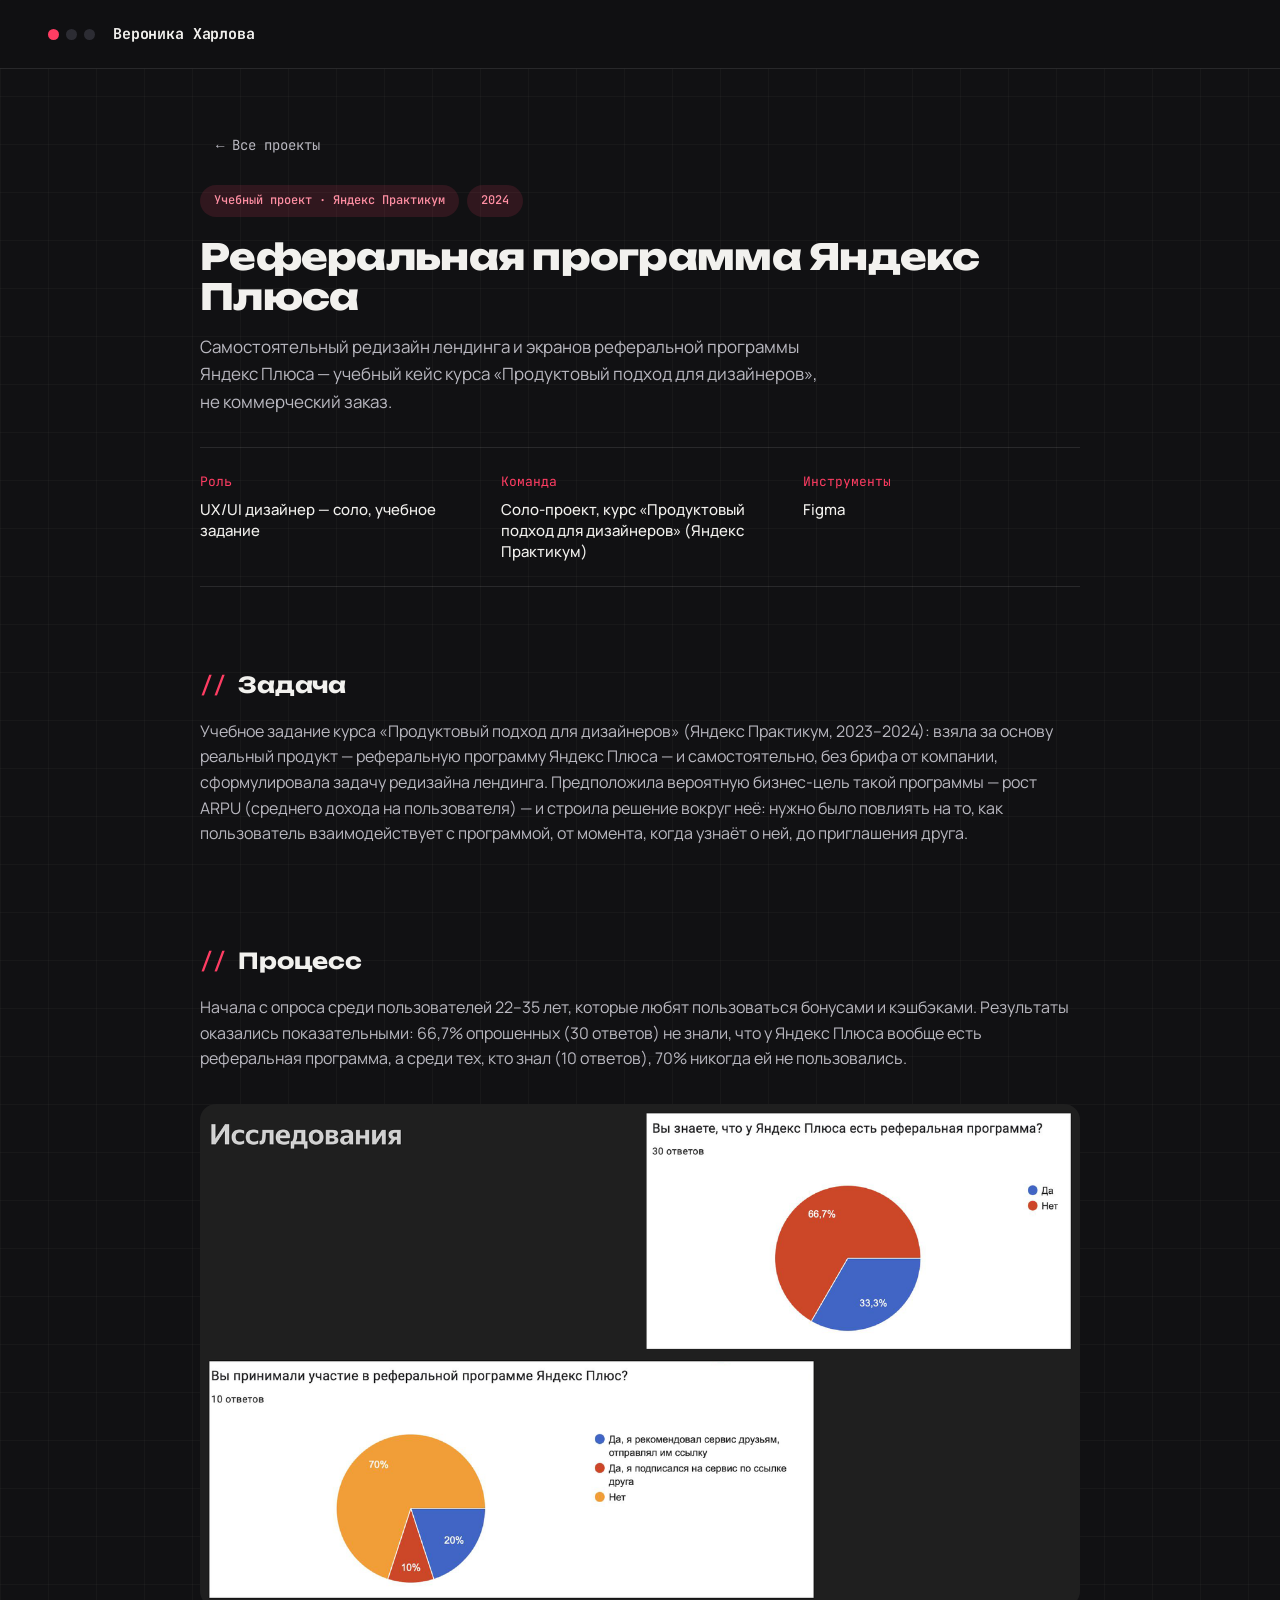
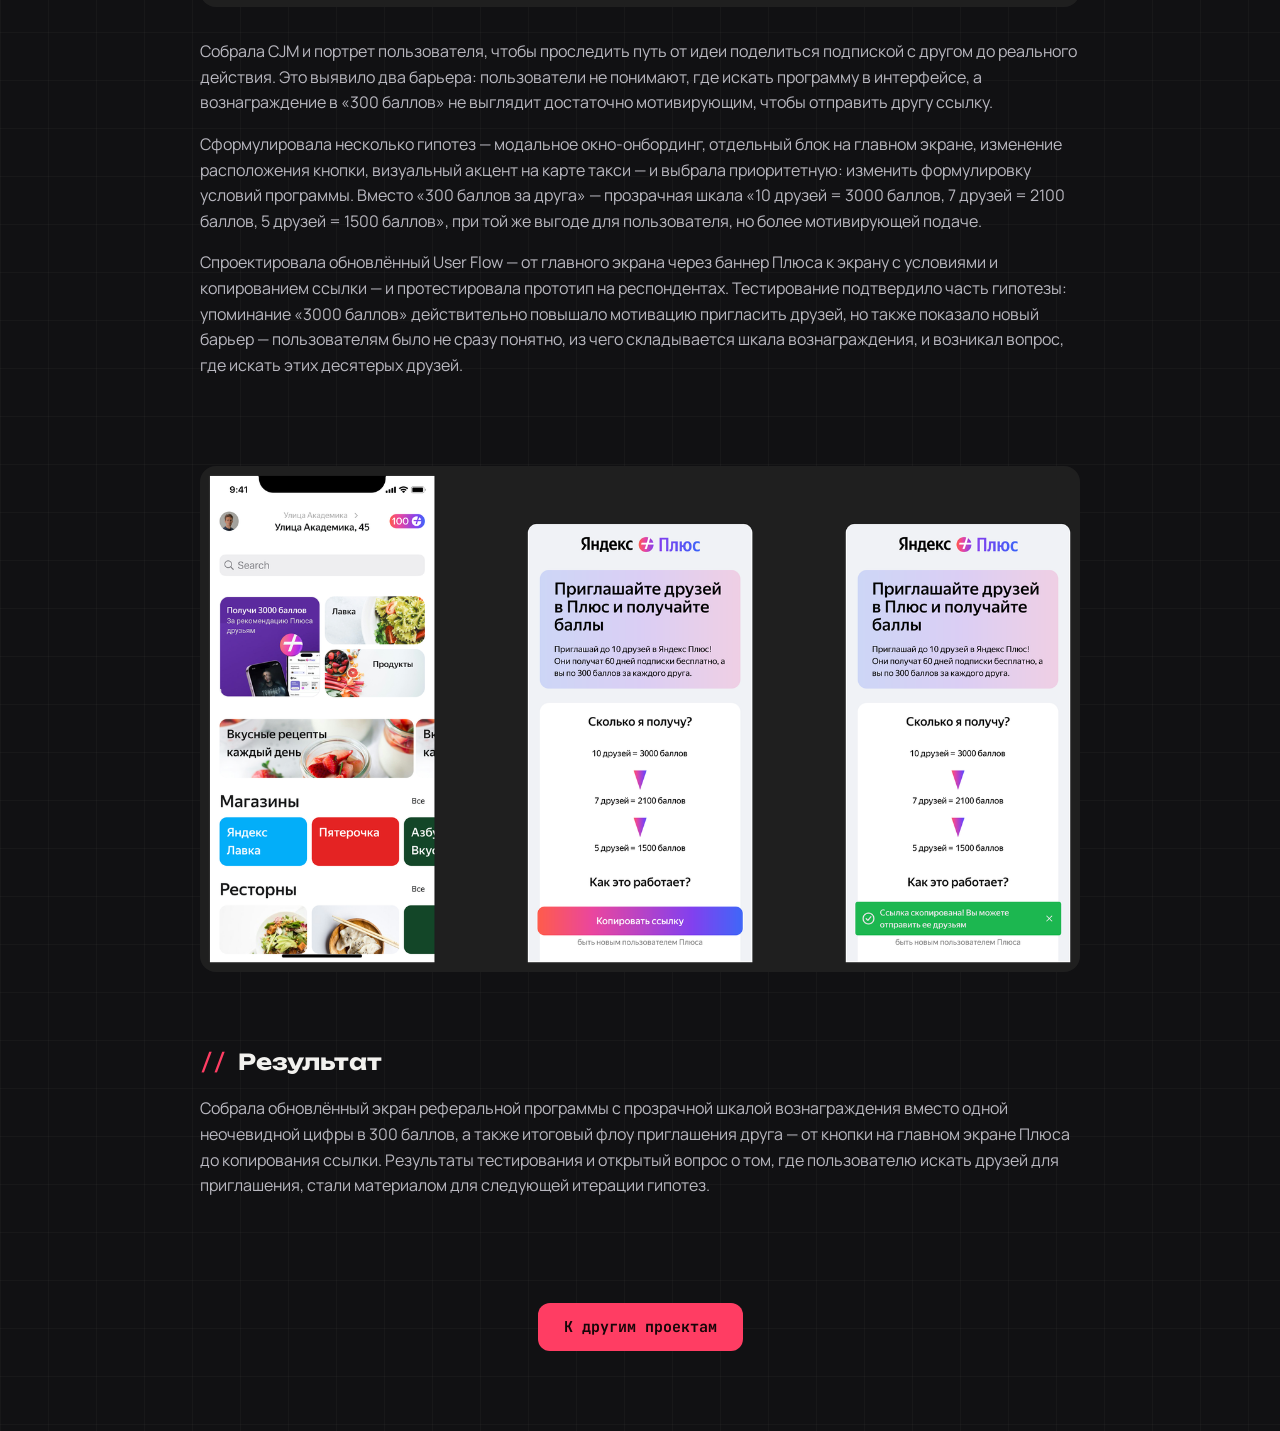
<file: projects/yandex-market.html>
<!DOCTYPE html>
<html lang="ru">
<head>
<meta charset="UTF-8">
<meta name="viewport" content="width=device-width, initial-scale=1.0">
<title>Реферальная программа Яндекс Плюса — Вероника Харлова</title>
<meta name="description" content="Кейс: редизайн лендинга и экранов реферальной программы Яндекс Плюса.">
<meta property="og:type" content="article">
<meta property="og:locale" content="ru_RU">
<meta property="og:site_name" content="Вероника Харлова — UX/UI дизайнер">
<meta property="og:title" content="Реферальная программа Яндекс Плюса — Вероника Харлова">
<meta property="og:description" content="Кейс: редизайн лендинга и экранов реферальной программы Яндекс Плюса.">
<meta property="og:url" content="https://veronikakharlova.github.io/portfolio-site/projects/yandex-market.html">
<meta property="og:image" content="https://veronikakharlova.github.io/portfolio-site/assets/cover-yandex.jpg">
<meta name="twitter:card" content="summary_large_image">

<link rel="preconnect" href="https://fonts.googleapis.com">
<link rel="preconnect" href="https://fonts.gstatic.com" crossorigin>
<link href="https://fonts.googleapis.com/css2?family=Manrope:wght@400;500;600;700&display=swap" rel="stylesheet">

<style>
  :root {
    --color-bg: #F6F6F7;
    --color-bg-alt: #EDEDF0;
    --color-text: #1C1C1F;
    --color-text-muted: #4A4A50;
    --color-text-faint: #929298;
    --color-accent: #7A2A38;
    --color-accent-bg: #EEEEF1;
    --color-accent-text: #3E3E44;
    --color-on-accent: #FFFFFF;
    --color-btn: #1C1C1F;
    --radius-pill: 999px;
    --radius-card: 18px;
    --max-width: 920px;
  }

  * { box-sizing: border-box; }

  html, body {
    margin: 0;
    padding: 0;
  }

  body {
    font-family: 'Manrope', -apple-system, BlinkMacSystemFont, sans-serif;
    background: var(--color-bg);
    color: var(--color-text);
    line-height: 1.6;
  }

  a { color: inherit; }
  img { max-width: 100%; display: block; border-radius: var(--radius-card); }

  .container {
    max-width: var(--max-width);
    margin: 0 auto;
    padding: 0 20px;
  }

  /* HEADER */
  .site-header {
    position: sticky;
    top: 0;
    z-index: 50;
    display: flex;
    align-items: center;
    justify-content: space-between;
    padding: 22px 48px;
    background: rgba(250, 250, 250, 0.85);
    backdrop-filter: blur(10px);
  }

  .site-header__name {
    font-size: 19px;
    font-weight: 500;
    letter-spacing: -0.01em;
    text-decoration: none;
  }

  .back-link {
    text-decoration: none;
    color: var(--color-text-muted);
    font-size: 15px;
    padding: 9px 16px;
    border-radius: var(--radius-pill);
    transition: background 0.15s ease;
  }

  .back-link:hover { background: #F0F0F1; }

  .case-hero__back {
    display: inline-block;
    margin-bottom: 20px;
  }

  /* CASE HERO */
  .case-hero {
    padding: 56px 0 40px;
  }

  .case-hero__meta {
    display: flex;
    gap: 8px;
    flex-wrap: wrap;
    margin-bottom: 20px;
  }

  .tag {
    display: inline-block;
    background: var(--color-accent-bg);
    color: var(--color-accent-text);
    font-size: 13px;
    font-weight: 500;
    padding: 6px 14px;
    border-radius: var(--radius-pill);
  }

  .case-hero__title {
    font-size: 36px;
    font-weight: 500;
    line-height: 1.2;
    margin: 0 0 16px;
    letter-spacing: -0.02em;
  }

  .case-hero__summary {
    font-size: 17px;
    color: var(--color-text-muted);
    margin: 0 0 32px;
    max-width: 620px;
  }

  /* PROJECT META GRID */
  .project-meta {
    display: grid;
    grid-template-columns: repeat(3, 1fr);
    gap: 24px;
    padding: 24px 0;
    border-top: 1px solid #ECECEE;
    border-bottom: 1px solid #ECECEE;
  }

  .project-meta__item-label {
    font-size: 13px;
    color: var(--color-text-faint);
    margin-bottom: 6px;
  }

  .project-meta__item-value {
    font-size: 15px;
    font-weight: 500;
    line-height: 1.4;
  }

  /* CASE SECTIONS */
  .case-section {
    padding: 40px 0;
  }

  .case-section__title {
    font-size: 22px;
    font-weight: 500;
    margin: 0 0 16px;
  }

  .case-section p {
    font-size: 16px;
    color: var(--color-text-muted);
    margin: 0 0 16px;
  }

  .case-image {
    margin: 32px 0;
    background: var(--color-bg-alt);
    border-radius: var(--radius-card);
    overflow: hidden;
  }

  .case-image img {
    border-radius: var(--radius-card);
  }

  /* FOOTER NAV */
  .case-footer-nav {
    padding: 48px 0 80px;
    display: flex;
    justify-content: center;
  }

  .btn {
    text-decoration: none;
    display: inline-block;
    background: var(--color-btn);
    color: var(--color-on-accent);
    font-size: 15px;
    font-weight: 500;
    padding: 12px 26px;
    border-radius: var(--radius-pill);
  }

  @media (max-width: 640px) {
    .site-header, .container { padding-left: 20px; padding-right: 20px; }
    .case-hero__title { font-size: 28px; }
    .project-meta { grid-template-columns: repeat(2, 1fr); row-gap: 20px; }
  }
</style>
<link rel="stylesheet" href="../assets/theme-code.css">
<meta name="theme-color" content="#111113">
</head>
<body>

  <header class="site-header">
    <a href="../index.html" class="site-header__name">Вероника Харлова</a>
  </header>

  <div class="container">

    <section class="case-hero">
      <a href="../index.html#projects" class="back-link case-hero__back">← Все проекты</a>
      <div class="case-hero__meta">
        <span class="tag">Учебный проект · Яндекс Практикум</span>
        <span class="tag">2024</span>
      </div>
      <h1 class="case-hero__title">Реферальная программа Яндекс Плюса</h1>
      <p class="case-hero__summary">
        Самостоятельный редизайн лендинга и экранов реферальной программы Яндекс Плюса — учебный кейс курса «Продуктовый подход для дизайнеров», не коммерческий заказ.
      </p>

      <div class="project-meta">
        <div>
          <div class="project-meta__item-label">Роль</div>
          <div class="project-meta__item-value">UX/UI дизайнер — соло, учебное задание</div>
        </div>
        <div>
          <div class="project-meta__item-label">Команда</div>
          <div class="project-meta__item-value">Соло-проект, курс «Продуктовый подход для дизайнеров» (Яндекс Практикум)</div>
        </div>
        <div>
          <div class="project-meta__item-label">Инструменты</div>
          <div class="project-meta__item-value">Figma</div>
        </div>
      </div>
    </section>

    <section class="case-section">
      <h2 class="case-section__title">Задача</h2>
      <p>Учебное задание курса «Продуктовый подход для дизайнеров» (Яндекс Практикум, 2023–2024): взяла за основу реальный продукт — реферальную программу Яндекс Плюса — и самостоятельно, без брифа от компании, сформулировала задачу редизайна лендинга. Предположила вероятную бизнес-цель такой программы — рост ARPU (среднего дохода на пользователя) — и строила решение вокруг неё: нужно было повлиять на то, как пользователь взаимодействует с программой, от момента, когда узнаёт о ней, до приглашения друга.</p>
    </section>

    <section class="case-section">
      <h2 class="case-section__title">Процесс</h2>
      <p>Начала с опроса среди пользователей 22–35 лет, которые любят пользоваться бонусами и кэшбэками. Результаты оказались показательными: 66,7% опрошенных (30 ответов) не знали, что у Яндекс Плюса вообще есть реферальная программа, а среди тех, кто знал (10 ответов), 70% никогда ей не пользовались.</p>

      <div class="case-image">
        <img src="../yandex/research.png" alt="Результаты опроса: знание и использование реферальной программы Яндекс Плюса">
      </div>

      <p>Собрала CJM и портрет пользователя, чтобы проследить путь от идеи поделиться подпиской с другом до реального действия. Это выявило два барьера: пользователи не понимают, где искать программу в интерфейсе, а вознаграждение в «300 баллов» не выглядит достаточно мотивирующим, чтобы отправить другу ссылку.</p>
      <p>Сформулировала несколько гипотез — модальное окно-онбординг, отдельный блок на главном экране, изменение расположения кнопки, визуальный акцент на карте такси — и выбрала приоритетную: изменить формулировку условий программы. Вместо «300 баллов за друга» — прозрачная шкала «10 друзей = 3000 баллов, 7 друзей = 2100 баллов, 5 друзей = 1500 баллов», при той же выгоде для пользователя, но более мотивирующей подаче.</p>
      <p>Спроектировала обновлённый User Flow — от главного экрана через баннер Плюса к экрану с условиями и копированием ссылки — и протестировала прототип на респондентах. Тестирование подтвердило часть гипотезы: упоминание «3000 баллов» действительно повышало мотивацию пригласить друзей, но также показало новый барьер — пользователям было не сразу понятно, из чего складывается шкала вознаграждения, и возникал вопрос, где искать этих десятерых друзей.</p>
    </section>

    <div class="case-image">
      <img src="../yandex/final-screens.png" alt="Финальные экраны реферальной программы с прозрачной шкалой вознаграждения">
    </div>

    <section class="case-section">
      <h2 class="case-section__title">Результат</h2>
      <p>Собрала обновлённый экран реферальной программы с прозрачной шкалой вознаграждения вместо одной неочевидной цифры в 300 баллов, а также итоговый флоу приглашения друга — от кнопки на главном экране Плюса до копирования ссылки. Результаты тестирования и открытый вопрос о том, где пользователю искать друзей для приглашения, стали материалом для следующей итерации гипотез.</p>
    </section>

    <div class="case-footer-nav">
      <a href="../index.html#projects" class="btn">К другим проектам</a>
    </div>

  </div>

  <script src="../assets/lightbox.js" defer></script>
</body>
</html>
</file>
<file: assets/theme-code.css>
/*
  Тема «редактор кода» для всего сайта.
  Подключается последней в <head> каждой страницы, после встроенного <style>,
  поэтому переопределяет токены и светлые цвета страниц.
  Шрифты: Unbounded (заголовки), JetBrains Mono (интерфейс, метки, код),
  Silkscreen (пиксельные стикеры), Manrope (длинный текст).
*/

@font-face { font-family: 'Unbounded'; font-style: normal; font-weight: 700; font-display: swap; src: url('fonts/unbounded-cyrillic-700-normal.woff2') format('woff2'); unicode-range: U+0301, U+0400-045F, U+0490-0491, U+04B0-04B1, U+2116; }
@font-face { font-family: 'Unbounded'; font-style: normal; font-weight: 700; font-display: swap; src: url('fonts/unbounded-latin-700-normal.woff2') format('woff2'); unicode-range: U+0000-00FF, U+0131, U+0152-0153, U+02BB-02BC, U+02C6, U+02DA, U+02DC, U+0304, U+0308, U+0329, U+2000-206F, U+20AC, U+2122, U+2190-2199, U+2212, U+2215, U+FEFF, U+FFFD; }
@font-face { font-family: 'Unbounded'; font-style: normal; font-weight: 800; font-display: swap; src: url('fonts/unbounded-cyrillic-800-normal.woff2') format('woff2'); unicode-range: U+0301, U+0400-045F, U+0490-0491, U+04B0-04B1, U+2116; }
@font-face { font-family: 'Unbounded'; font-style: normal; font-weight: 800; font-display: swap; src: url('fonts/unbounded-latin-800-normal.woff2') format('woff2'); unicode-range: U+0000-00FF, U+0131, U+0152-0153, U+02BB-02BC, U+02C6, U+02DA, U+02DC, U+0304, U+0308, U+0329, U+2000-206F, U+20AC, U+2122, U+2190-2199, U+2212, U+2215, U+FEFF, U+FFFD; }
@font-face { font-family: 'Unbounded'; font-style: normal; font-weight: 900; font-display: swap; src: url('fonts/unbounded-cyrillic-900-normal.woff2') format('woff2'); unicode-range: U+0301, U+0400-045F, U+0490-0491, U+04B0-04B1, U+2116; }
@font-face { font-family: 'Unbounded'; font-style: normal; font-weight: 900; font-display: swap; src: url('fonts/unbounded-latin-900-normal.woff2') format('woff2'); unicode-range: U+0000-00FF, U+0131, U+0152-0153, U+02BB-02BC, U+02C6, U+02DA, U+02DC, U+0304, U+0308, U+0329, U+2000-206F, U+20AC, U+2122, U+2190-2199, U+2212, U+2215, U+FEFF, U+FFFD; }
@font-face { font-family: 'JetBrains Mono'; font-style: normal; font-weight: 400; font-display: swap; src: url('fonts/jetbrains-mono-cyrillic-400-normal.woff2') format('woff2'); unicode-range: U+0301, U+0400-045F, U+0490-0491, U+04B0-04B1, U+2116; }
@font-face { font-family: 'JetBrains Mono'; font-style: normal; font-weight: 400; font-display: swap; src: url('fonts/jetbrains-mono-latin-400-normal.woff2') format('woff2'); unicode-range: U+0000-00FF, U+0131, U+0152-0153, U+02BB-02BC, U+02C6, U+02DA, U+02DC, U+0304, U+0308, U+0329, U+2000-206F, U+20AC, U+2122, U+2190-2199, U+2212, U+2215, U+FEFF, U+FFFD; }
@font-face { font-family: 'JetBrains Mono'; font-style: normal; font-weight: 500; font-display: swap; src: url('fonts/jetbrains-mono-cyrillic-500-normal.woff2') format('woff2'); unicode-range: U+0301, U+0400-045F, U+0490-0491, U+04B0-04B1, U+2116; }
@font-face { font-family: 'JetBrains Mono'; font-style: normal; font-weight: 500; font-display: swap; src: url('fonts/jetbrains-mono-latin-500-normal.woff2') format('woff2'); unicode-range: U+0000-00FF, U+0131, U+0152-0153, U+02BB-02BC, U+02C6, U+02DA, U+02DC, U+0304, U+0308, U+0329, U+2000-206F, U+20AC, U+2122, U+2190-2199, U+2212, U+2215, U+FEFF, U+FFFD; }
@font-face { font-family: 'JetBrains Mono'; font-style: normal; font-weight: 700; font-display: swap; src: url('fonts/jetbrains-mono-cyrillic-700-normal.woff2') format('woff2'); unicode-range: U+0301, U+0400-045F, U+0490-0491, U+04B0-04B1, U+2116; }
@font-face { font-family: 'JetBrains Mono'; font-style: normal; font-weight: 700; font-display: swap; src: url('fonts/jetbrains-mono-latin-700-normal.woff2') format('woff2'); unicode-range: U+0000-00FF, U+0131, U+0152-0153, U+02BB-02BC, U+02C6, U+02DA, U+02DC, U+0304, U+0308, U+0329, U+2000-206F, U+20AC, U+2122, U+2190-2199, U+2212, U+2215, U+FEFF, U+FFFD; }
@font-face { font-family: 'Silkscreen'; font-style: normal; font-weight: 400; font-display: swap; src: url('fonts/silkscreen-latin-400-normal.woff2') format('woff2'); }

:root {
  --color-bg: #111113;
  --color-bg-alt: #151518;
  --color-surface: #1B1B20;
  --color-line: rgba(255, 255, 255, 0.10);
  --color-line-strong: rgba(255, 255, 255, 0.20);
  --color-text: #F2F1EE;
  --color-text-muted: #B9B8C0;
  --color-text-faint: #7C7C86;
  --color-accent: #FF3D63;
  --color-accent-bg: rgba(255, 61, 99, 0.13);
  --color-accent-text: #FF8FA3;
  --color-on-accent: #160608;
  --color-btn: #FF3D63;
  --color-wine: #7A2A38;
  --color-string: #F7A6B4;
  --font-display: 'Unbounded', 'Manrope', sans-serif;
  --font-mono: 'JetBrains Mono', ui-monospace, SFMono-Regular, Menlo, monospace;
  --font-pixel: 'Silkscreen', 'JetBrains Mono', monospace;
  --radius-card: 16px;
  color-scheme: dark;
}

body {
  background-color: var(--color-bg);
  background-image:
    linear-gradient(rgba(255, 255, 255, 0.028) 1px, transparent 1px),
    linear-gradient(90deg, rgba(255, 255, 255, 0.028) 1px, transparent 1px);
  background-size: 48px 48px;
  color: var(--color-text);
}

::selection { background: rgba(255, 61, 99, 0.35); color: #FFFFFF; }

a:focus-visible, button:focus-visible, img:focus-visible {
  outline: 2px solid var(--color-accent);
  outline-offset: 3px;
}

/* ---------- header: вкладки редактора ---------- */

.site-header {
  background: rgba(17, 17, 19, 0.88);
  border-bottom: 1px solid var(--color-line);
  -webkit-backdrop-filter: blur(10px);
  backdrop-filter: blur(10px);
}

.site-header__name {
  font-family: var(--font-mono);
  font-weight: 700;
  font-size: 15px;
  color: var(--color-text);
  display: inline-flex;
  align-items: center;
  gap: 14px;
}

.site-header__name::before {
  content: "";
  width: 11px;
  height: 11px;
  border-radius: 50%;
  background: var(--color-accent);
  box-shadow: 18px 0 0 #2C2C33, 36px 0 0 #2C2C33;
  margin-right: 40px;
  flex: none;
}

.site-nav__link {
  font-family: var(--font-mono);
  font-size: 14px;
  color: var(--color-text-faint);
  border-radius: 8px;
}

.site-nav__link:hover {
  background: rgba(255, 255, 255, 0.06);
  color: var(--color-text);
}

/* ---------- buttons ---------- */

.btn {
  font-family: var(--font-mono);
  font-weight: 700;
  background: var(--color-btn);
  color: var(--color-on-accent);
  border-radius: 12px;
}

.btn:hover { opacity: 0.88; }

.btn--ghost {
  background: transparent;
  color: var(--color-text);
  box-shadow: inset 0 0 0 1.5px var(--color-text);
}

.btn--ghost:hover {
  background: rgba(255, 255, 255, 0.06);
  opacity: 1;
}

/* ---------- headings ---------- */

.section-title {
  font-family: var(--font-display);
  font-weight: 900;
  text-transform: uppercase;
  letter-spacing: -0.02em;
  font-size: clamp(30px, 4.4vw, 52px);
  line-height: 1.05;
}

.section-title[data-file]::before {
  content: "// " attr(data-file);
  display: block;
  font-family: var(--font-mono);
  font-weight: 500;
  font-size: 14px;
  letter-spacing: 0;
  text-transform: none;
  color: var(--color-accent);
  margin-bottom: 14px;
}

.bg-alt { background-color: rgba(21, 21, 24, 0.72); }

/* ---------- home: hero ---------- */

.hero.container {
  display: grid;
  grid-template-columns: minmax(0, 1.2fr) minmax(0, 0.8fr);
  align-items: center;
  gap: 56px;
}

.hero__content { order: 1; min-width: 0; }
.hero__portrait-wrap { order: 2; position: relative; display: flex; justify-content: center; }

.hero__hello {
  font-family: var(--font-mono);
  font-size: 16px;
  color: var(--color-text-faint);
  margin-bottom: 18px;
}

.hero__hello b { color: var(--color-accent); font-weight: 500; }

.hero__title {
  font-family: var(--font-display);
  font-weight: 900;
  text-transform: uppercase;
  letter-spacing: -0.03em;
  line-height: 0.98;
  font-size: clamp(30px, 4.6vw, 70px);
  margin: 0 0 22px;
  white-space: nowrap;
}

.hero__title span { display: block; }

.hero__last {
  color: transparent;
  -webkit-text-stroke: 2.5px var(--color-accent);
}

.hero__role {
  font-family: var(--font-mono);
  font-weight: 700;
  font-size: 18px;
  color: var(--color-accent);
}

.hero__bio { color: var(--color-text-muted); }

.hero__sel {
  position: relative;
  margin: 28px 0 40px;
  width: min(100%, 400px);
  aspect-ratio: 2 / 3;
  box-shadow: 0 0 0 1.5px var(--color-accent);
}

.hero__sel img {
  display: block;
  width: 100%;
  height: 100%;
  object-fit: cover;
}

.hero__sel-name {
  position: absolute;
  left: -2px;
  top: -30px;
  font-family: var(--font-mono);
  font-weight: 700;
  font-size: 13px;
  color: var(--color-accent);
}

.hero__sel-size {
  position: absolute;
  left: 50%;
  bottom: -34px;
  transform: translateX(-50%);
  font-family: var(--font-mono);
  font-weight: 700;
  font-size: 12px;
  background: var(--color-accent);
  color: var(--color-on-accent);
  padding: 3px 8px;
  border-radius: 5px;
  white-space: nowrap;
}

.hero__sel i {
  position: absolute;
  width: 11px;
  height: 11px;
  background: var(--color-text);
  box-shadow: 0 0 0 1.5px var(--color-accent);
}

.hero__sel .h-tl { left: -6px; top: -6px; }
.hero__sel .h-tr { right: -6px; top: -6px; }
.hero__sel .h-bl { left: -6px; bottom: -6px; }
.hero__sel .h-br { right: -6px; bottom: -6px; }
.hero__sel .h-tm { left: calc(50% - 5.5px); top: -6px; }
.hero__sel .h-bm { left: calc(50% - 5.5px); bottom: -6px; }

.sticker {
  position: absolute;
  z-index: 2;
  font-family: var(--font-pixel);
  font-size: 20px;
  line-height: 1;
  padding: 9px 14px 10px;
  border-radius: 10px;
  white-space: nowrap;
}

.sticker--hot { background: var(--color-accent); color: var(--color-on-accent); transform: rotate(-6deg); }
.sticker--line { border: 2px solid var(--color-text); color: var(--color-text); background: var(--color-bg); transform: rotate(5deg); }
.sticker--wine { background: var(--color-wine); color: var(--color-text); transform: rotate(-3deg); }

/* ---------- home: stats, cards, skills ---------- */

.stat,
.skill-group,
.project-card,
.project-card__cover.has-image {
  background: var(--color-surface);
  box-shadow: none;
}

.stat,
.skill-group,
.project-card {
  border: 1px solid var(--color-line);
}

.stat__value {
  font-family: var(--font-display);
  font-weight: 900;
  color: var(--color-accent);
  letter-spacing: -0.03em;
}

.stat__value small {
  font-family: var(--font-mono);
  font-weight: 700;
  letter-spacing: 0;
}

.project-card:hover {
  border-color: var(--color-line-strong);
  box-shadow: 0 20px 50px -24px rgba(0, 0, 0, 0.8);
}

.project-card__tag,
.tag,
.skill-tags li,
.award-place,
.smap__badge {
  font-family: var(--font-mono);
  font-size: 12px;
}

.project-card__tag,
.tag {
  background: var(--color-accent-bg);
  color: var(--color-accent-text);
}

.skill-tags li {
  background: rgba(255, 255, 255, 0.05);
  border: 1px solid var(--color-line);
  color: var(--color-text-muted);
}

.skill-group__title {
  font-family: var(--font-mono);
  font-weight: 700;
  color: var(--color-string);
}

.skill-group__title::before { content: '"'; }
.skill-group__title::after { content: '": [ ]'; color: var(--color-text-faint); font-weight: 400; }

.award-place {
  background: transparent;
  color: var(--color-accent);
  box-shadow: inset 0 0 0 1.5px var(--color-accent);
}

.timeline-row__period,
.timeline-row__when,
.timeline-row__duration,
.timeline-row__about,
.education-group,
.project-card__year {
  font-family: var(--font-mono);
}

.timeline-row__org { font-family: var(--font-display); font-weight: 700; font-size: 19px; letter-spacing: 0; }

/* ---------- home: contact & footer ---------- */

.contact__title {
  font-family: var(--font-display);
  font-weight: 900;
  text-transform: uppercase;
  letter-spacing: -0.02em;
}

.contact__title::before {
  content: "$ ./contact.sh";
  display: block;
  font-family: var(--font-mono);
  font-weight: 500;
  font-size: 14px;
  letter-spacing: 0;
  text-transform: none;
  color: var(--color-accent);
  margin-bottom: 14px;
}

.contact__subtitle { font-family: var(--font-mono); color: var(--color-text-faint); }

.contact__link { font-family: var(--font-mono); }

.site-footer {
  background: var(--color-accent);
  color: var(--color-on-accent);
  font-family: var(--font-mono);
  font-weight: 700;
}

.site-footer__copy { color: var(--color-on-accent); }
.site-footer__copy::before { content: "● main · UTF-8 · "; }

.site-footer__link {
  background: transparent;
  color: var(--color-on-accent);
  box-shadow: inset 0 0 0 1.5px var(--color-on-accent);
}

/* ---------- case pages ---------- */

.back-link { font-family: var(--font-mono); font-size: 14px; }
.back-link:hover { background: rgba(255, 255, 255, 0.06); }

.case-hero__title {
  font-family: var(--font-display);
  font-weight: 800;
  letter-spacing: -0.02em;
  line-height: 1.12;
}

.case-section__title {
  font-family: var(--font-display);
  font-weight: 700;
  letter-spacing: -0.01em;
}

.case-section__title::before {
  content: "// ";
  font-family: var(--font-mono);
  color: var(--color-accent);
  font-weight: 500;
}

.case-section__subtitle { color: var(--color-string); }

.project-meta,
.screen-block,
.compare-table td { border-color: var(--color-line) !important; }

.project-meta__item-label {
  font-family: var(--font-mono);
  color: var(--color-accent);
}

.case-image img {
  border-radius: 12px;
  box-shadow: 0 0 0 1px var(--color-line);
}

.stat-card {
  background: var(--color-surface);
  border: 1px solid var(--color-line);
}

.stat-card__number {
  font-family: var(--font-display);
  font-weight: 900;
}

.compare-table th:first-child { background: var(--color-bg); }
.compare-table th { font-family: var(--font-mono); }

.token-swatch__color { border-color: var(--color-line) !important; }

.flow__branch { background: var(--color-surface); }

/* scenario map (Control) */
.smap { background: var(--color-bg-alt); border: 1px solid var(--color-line); }
.smap__entry, .smap__card { background: var(--color-surface); border: 1px solid var(--color-line); }
.smap__split, .smap__split::before { border-color: var(--color-line-strong) !important; }
.smap__steps li::before { background: var(--color-surface); border-color: #6E6E78; }
.smap__steps li::after { border-left-color: var(--color-line-strong); }
.smap__role-name { font-family: var(--font-mono); font-weight: 700; }
.smap__fork span { background: rgba(255, 255, 255, 0.05); }

.case-footer-nav .btn { font-family: var(--font-mono); }

/* ---------- responsive ---------- */

@media (max-width: 900px) {
  .hero.container { grid-template-columns: 1fr; gap: 12px; }
  .hero__title { font-size: clamp(30px, 9vw, 64px); }
  .hero__portrait-wrap { order: 2; }
  .hero__sel { width: min(78%, 360px); }
  .site-header__name::before { margin-right: 36px; }
}

@media (max-width: 640px) {
  body { background-size: 36px 36px; }
  .site-header__name { font-size: 14px; gap: 10px; }
  .site-header__name::before { width: 9px; height: 9px; box-shadow: 14px 0 0 #2C2C33, 28px 0 0 #2C2C33; margin-right: 28px; }
  .hero__title { -webkit-text-stroke-width: 0; }
  .hero__last { -webkit-text-stroke: 1.8px var(--color-accent); }
  .sticker { font-size: 16px; padding: 7px 11px 8px; }
  .site-nav__link { font-size: 13px; padding: 7px 8px; letter-spacing: -0.02em; }
  .site-nav { margin: 0 !important; min-width: 0; max-width: 100%; }
  .site-footer__copy::before { content: "● main · "; }
}

@media (prefers-reduced-motion: reduce) {
  * { transition: none !important; }
}

@media (max-width: 360px) {
  .site-nav { gap: 0 !important; }
  .site-nav__link { font-size: 12px; padding: 7px 6px; }
}

.award-place { white-space: normal; max-width: 100%; }

@media (max-width: 400px) {
  .section-title { font-size: clamp(22px, 7.6vw, 30px); overflow-wrap: anywhere; }
}
</file>
